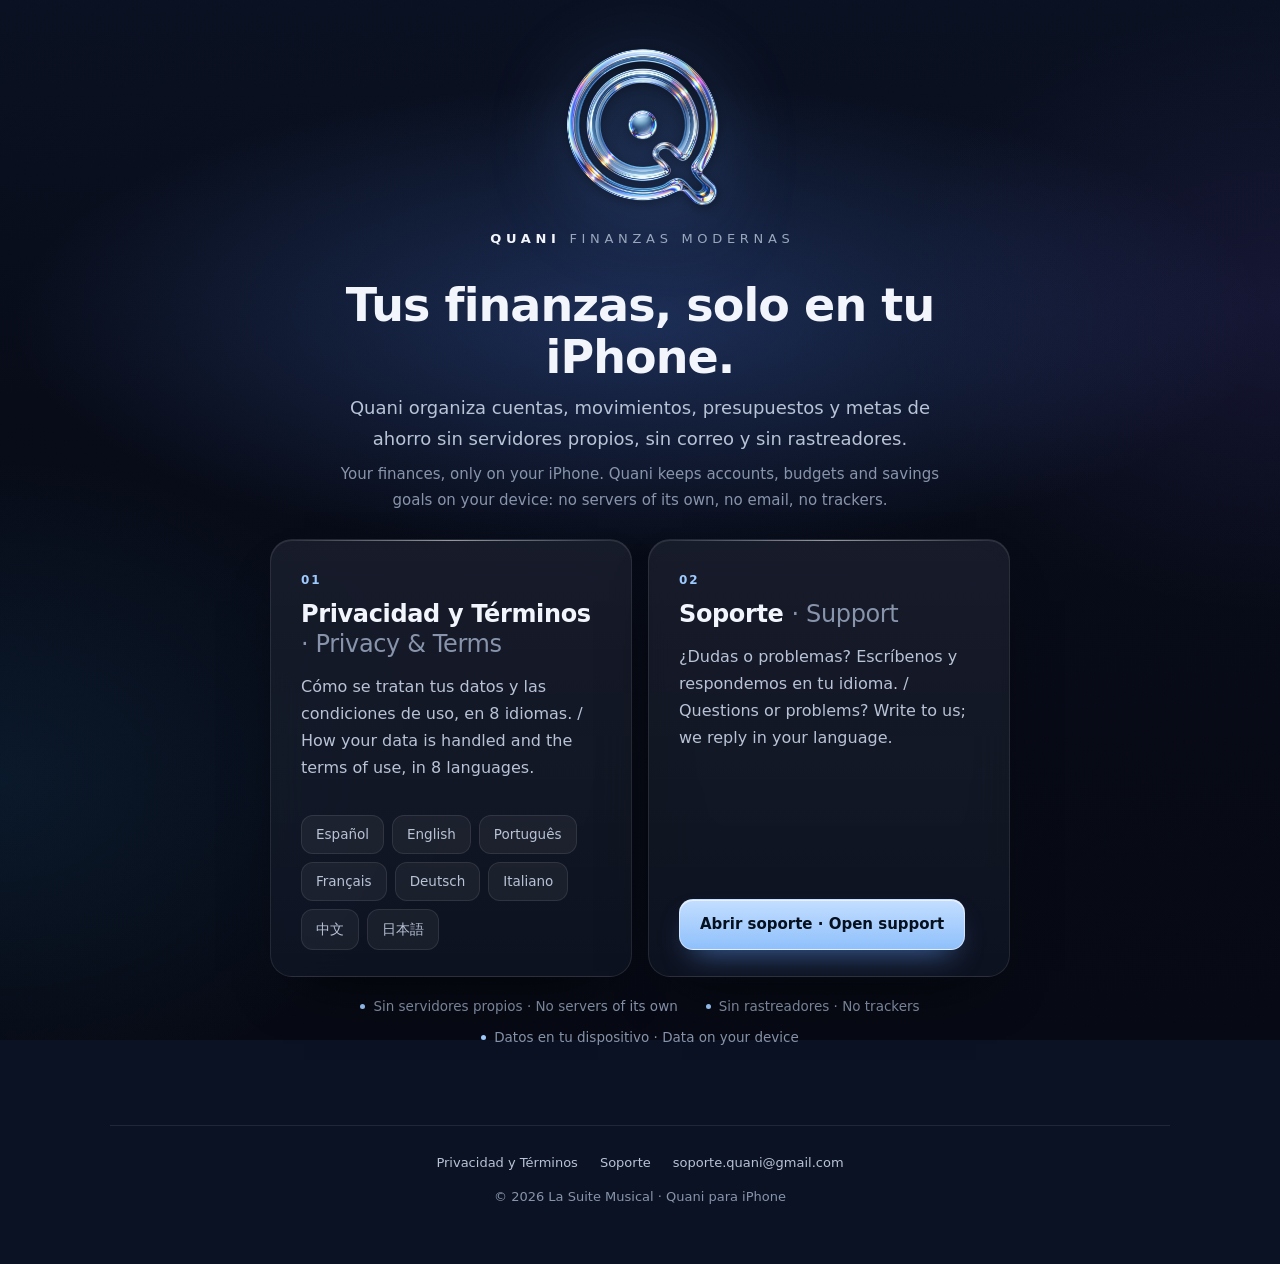
<file: index.html>
<!DOCTYPE html>
<html lang="es">
<head>
<meta charset="utf-8">
<meta name="viewport" content="width=device-width, initial-scale=1, viewport-fit=cover">
<title>Quani · Finanzas Modernas</title>
<meta name="description" content="Quani · Finanzas Modernas: privacidad, términos y soporte. Tus finanzas, solo en tu iPhone.">
<meta name="robots" content="index, follow">
<meta name="theme-color" content="#0a1224">
<meta name="color-scheme" content="dark">
<link rel="canonical" href="https://lasuitemusicalrm-ui.github.io/quani-legal/index.html">
<link rel="icon" type="image/png" href="assets/favicon.png">
<link rel="apple-touch-icon" href="assets/apple-touch-icon.png">
<meta property="og:title" content="Quani · Finanzas Modernas">
<meta property="og:description" content="Quani · Finanzas Modernas: privacidad, términos y soporte. Tus finanzas, solo en tu iPhone.">
<meta property="og:type" content="website">
<meta property="og:image" content="https://lasuitemusicalrm-ui.github.io/quani-legal/assets/quani-logo.png">
<link rel="stylesheet" href="assets/style.css?v=3">
</head>
<body>
<div class="backdrop" aria-hidden="true"></div>
<main class="page narrow">
<header class="brand big">
<a href="index.html" aria-label="Quani · Finanzas Modernas"><picture><source srcset="assets/quani-logo.webp" type="image/webp"><img class="mark" src="assets/quani-logo.png" width="640" height="640" alt="Quani"></picture></a>
<p class="wordmark"><b>Quani</b> <span>Finanzas Modernas</span></p>
</header>
<div class="hero">
<h1>Tus finanzas, solo en tu iPhone.</h1>
<p class="lead">Quani organiza cuentas, movimientos, presupuestos y metas de ahorro sin servidores propios, sin correo y sin rastreadores.</p>
<p class="lead" lang="en" style="margin-top:8px;color:var(--ink-3);font-size:15px">Your finances, only on your iPhone. Quani keeps accounts, budgets and savings goals on your device: no servers of its own, no email, no trackers.</p>
</div>
<div class="cards2">
<section class="card"><span class="num">01</span><h2>Privacidad y Términos <span style="color:var(--ink-3);font-weight:450">· Privacy & Terms</span></h2><p>Cómo se tratan tus datos y las condiciones de uso, en 8 idiomas. / How your data is handled and the terms of use, in 8 languages.</p><div class="actions"><div class="chips"><a href="privacidad-y-terminos.html" lang="es">Español</a><a href="privacidad-y-terminos.en.html" lang="en">English</a><a href="privacidad-y-terminos.pt.html" lang="pt">Português</a><a href="privacidad-y-terminos.fr.html" lang="fr">Français</a><a href="privacidad-y-terminos.de.html" lang="de">Deutsch</a><a href="privacidad-y-terminos.it.html" lang="it">Italiano</a><a href="privacidad-y-terminos.zh.html" lang="zh-Hans">中文</a><a href="privacidad-y-terminos.ja.html" lang="ja">日本語</a></div></div></section>
<section class="card"><span class="num">02</span><h2>Soporte <span style="color:var(--ink-3);font-weight:450">· Support</span></h2><p>¿Dudas o problemas? Escríbenos y respondemos en tu idioma. / Questions or problems? Write to us; we reply in your language.</p><div class="actions"><a class="btn" href="soporte.html">Abrir soporte · Open support</a></div></section>
</div>
<p class="trust"><span>Sin servidores propios · No servers of its own</span><span>Sin rastreadores · No trackers</span><span>Datos en tu dispositivo · Data on your device</span></p>
</main>
<footer>
<nav><a href="privacidad-y-terminos.html">Privacidad y Términos</a><a href="soporte.html">Soporte</a><a href="mailto:soporte.quani@gmail.com">soporte.quani@gmail.com</a></nav>
<p>© 2026 La Suite Musical · Quani para iPhone</p>
</footer>
</body>
</html>
</file>
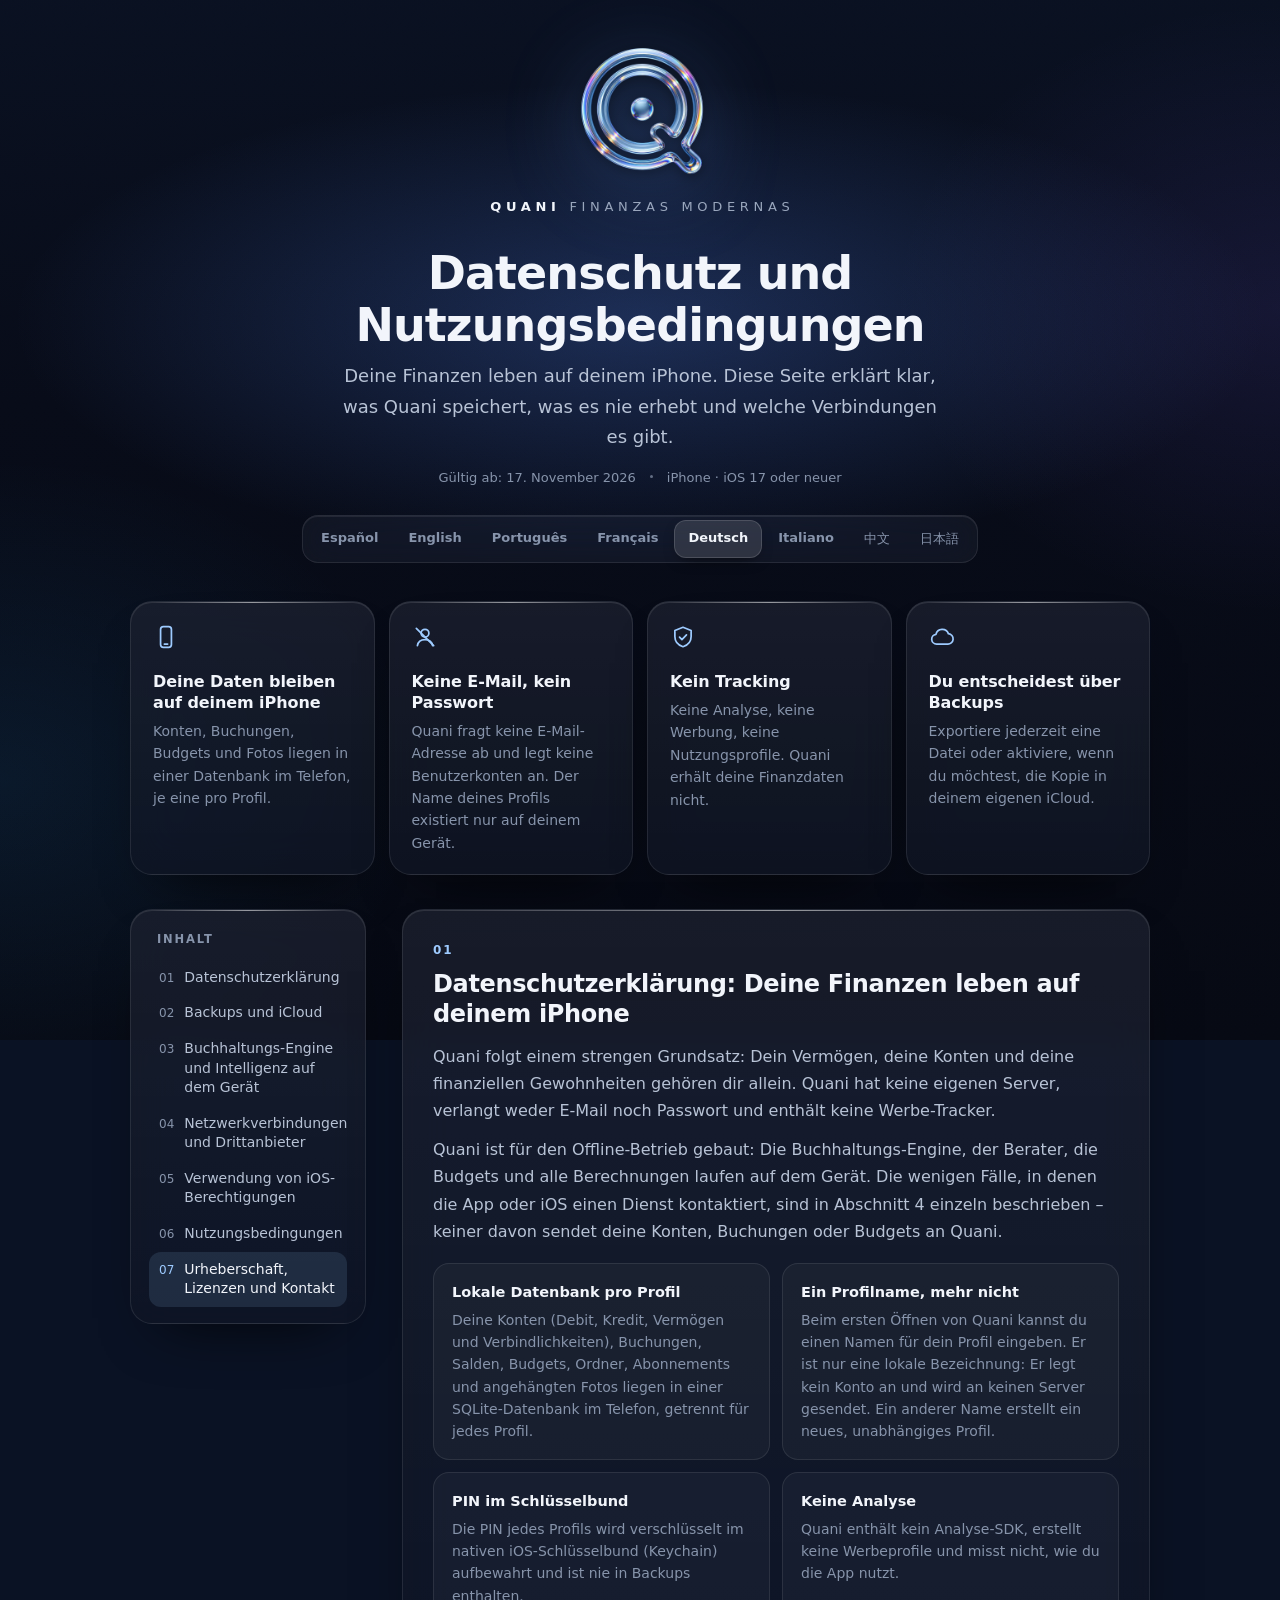
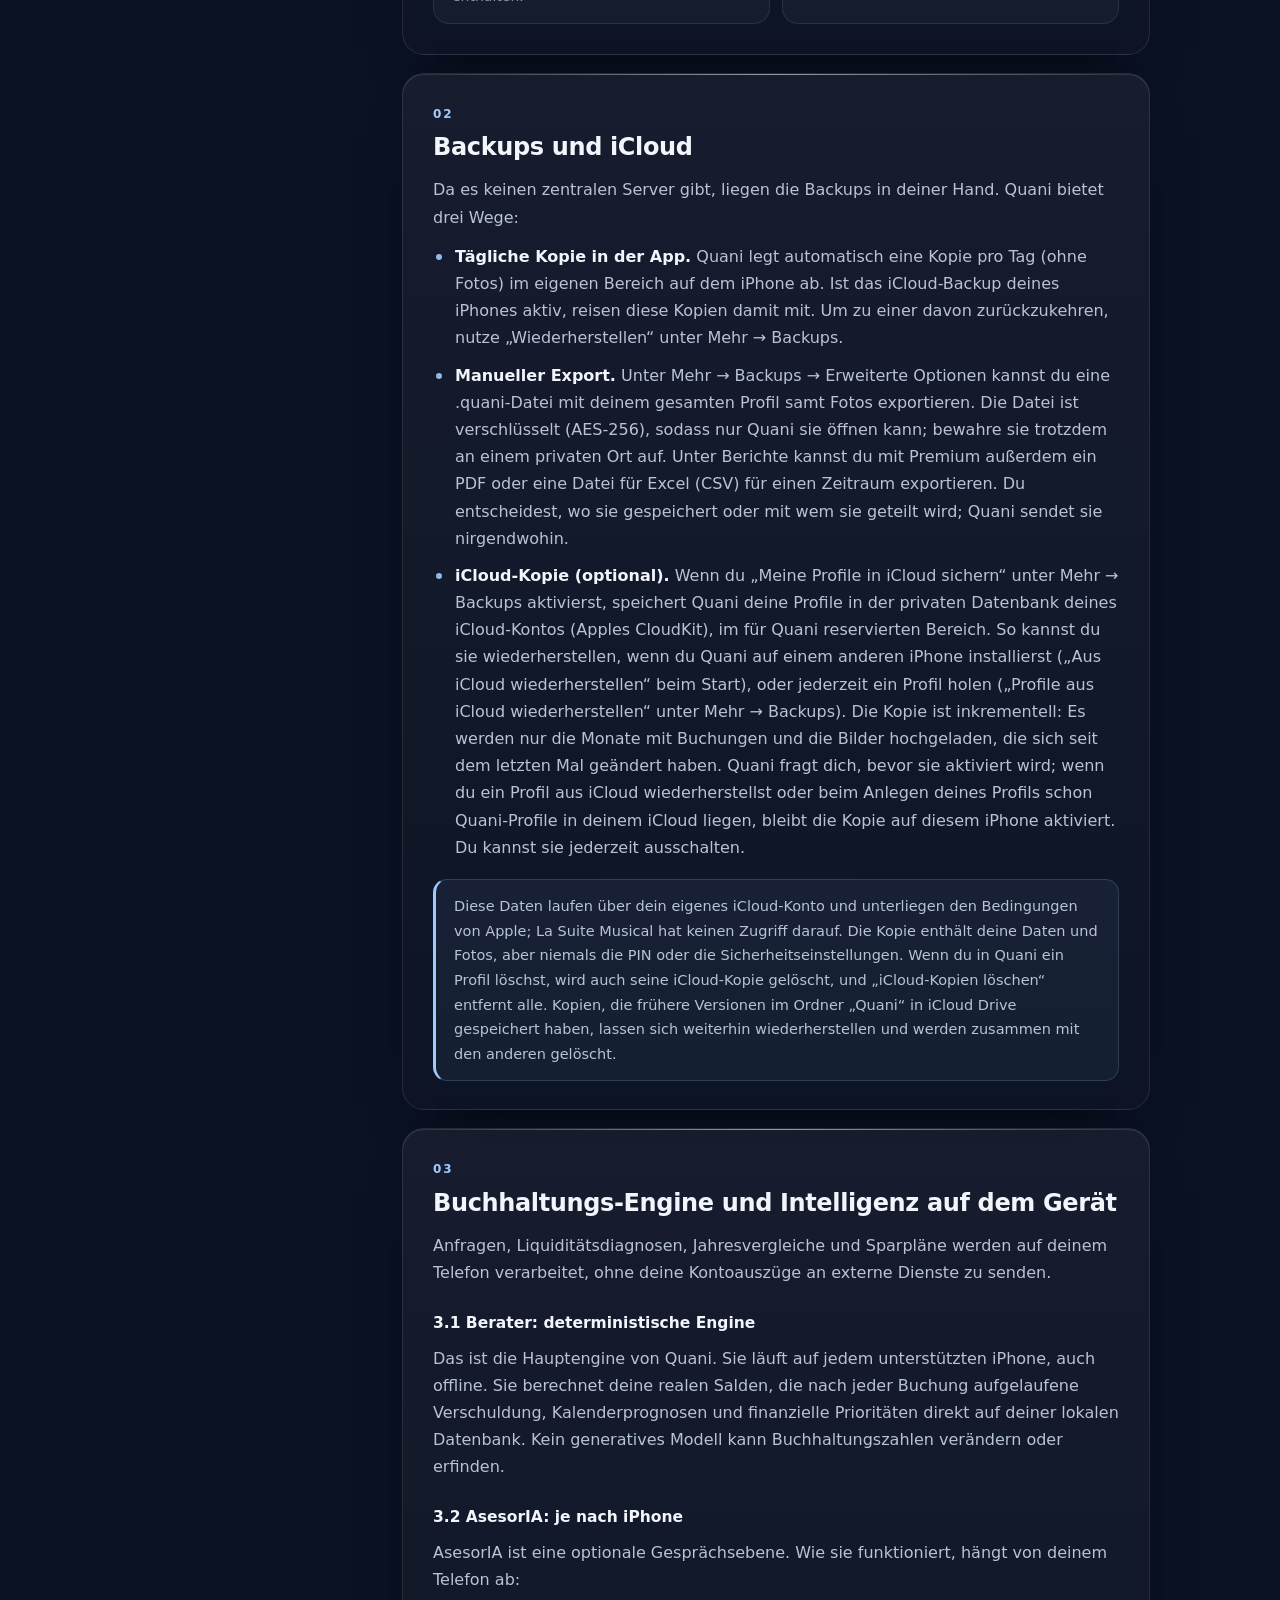
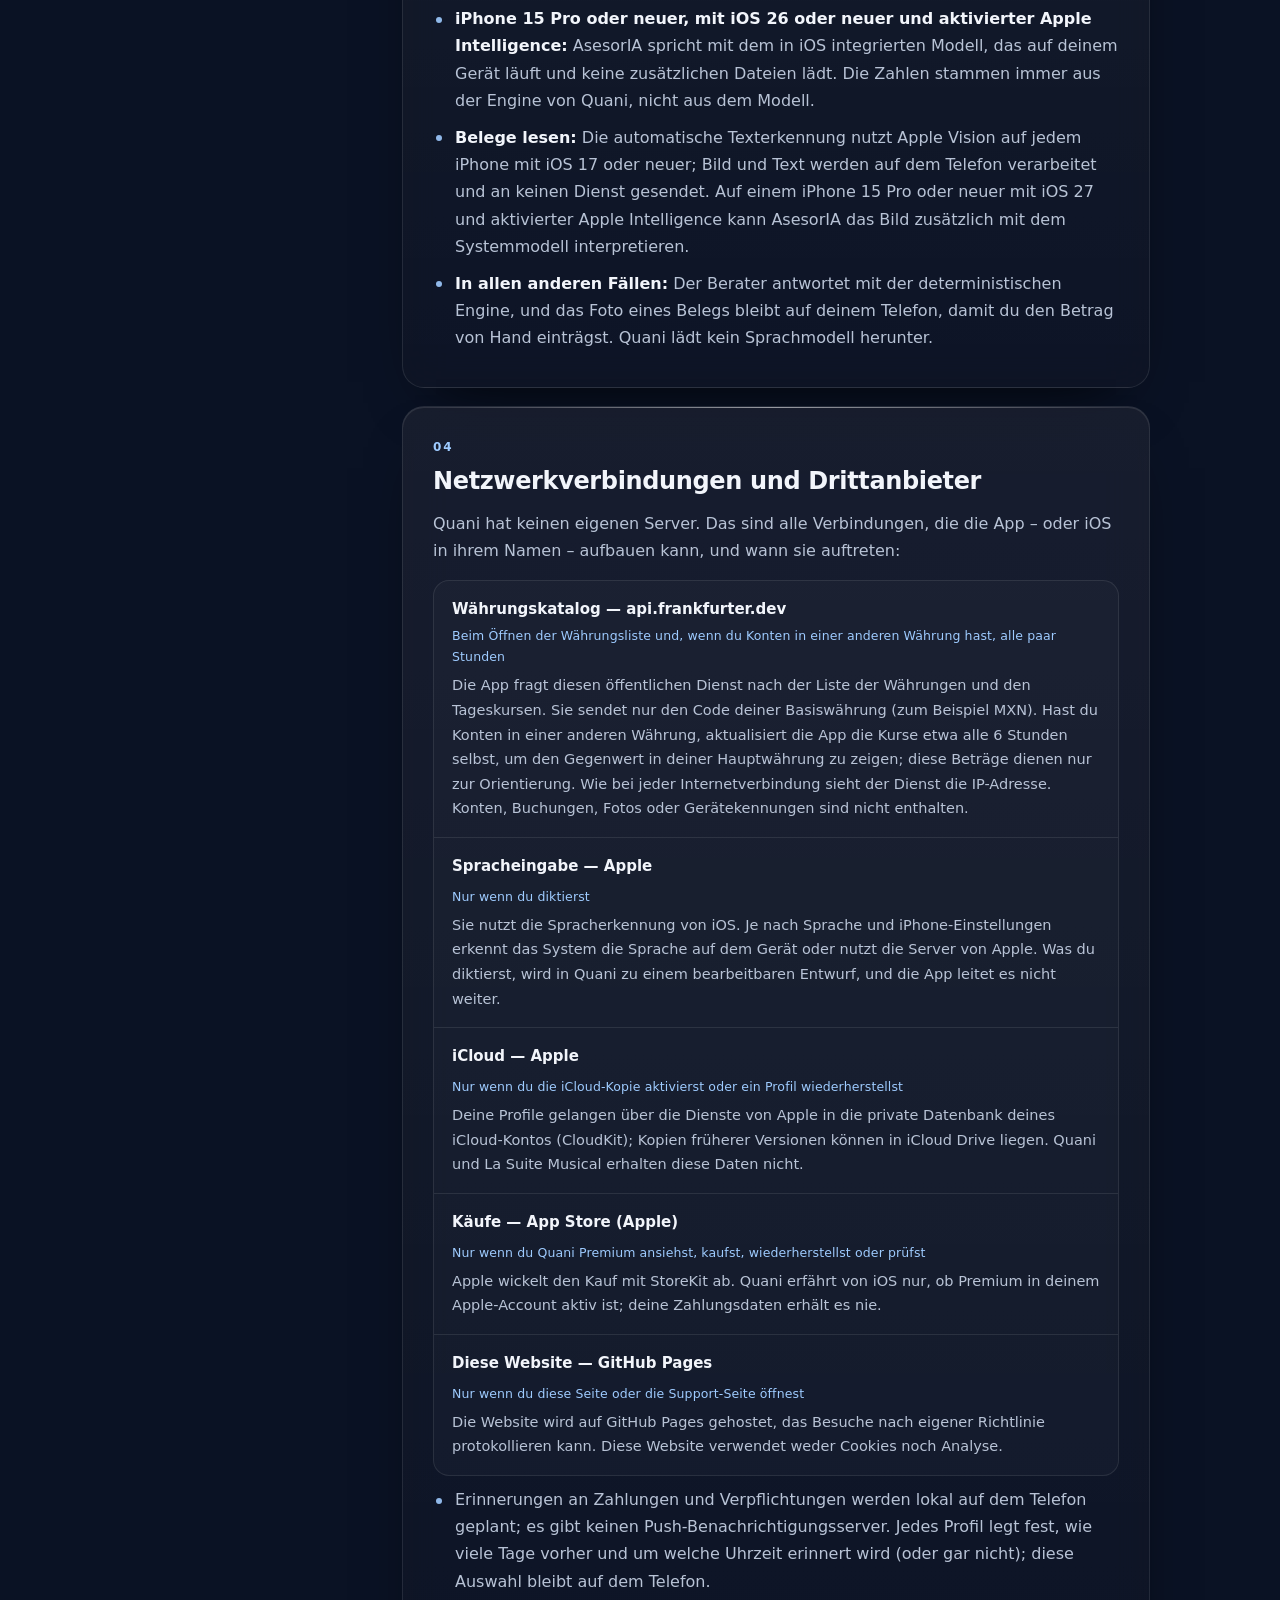
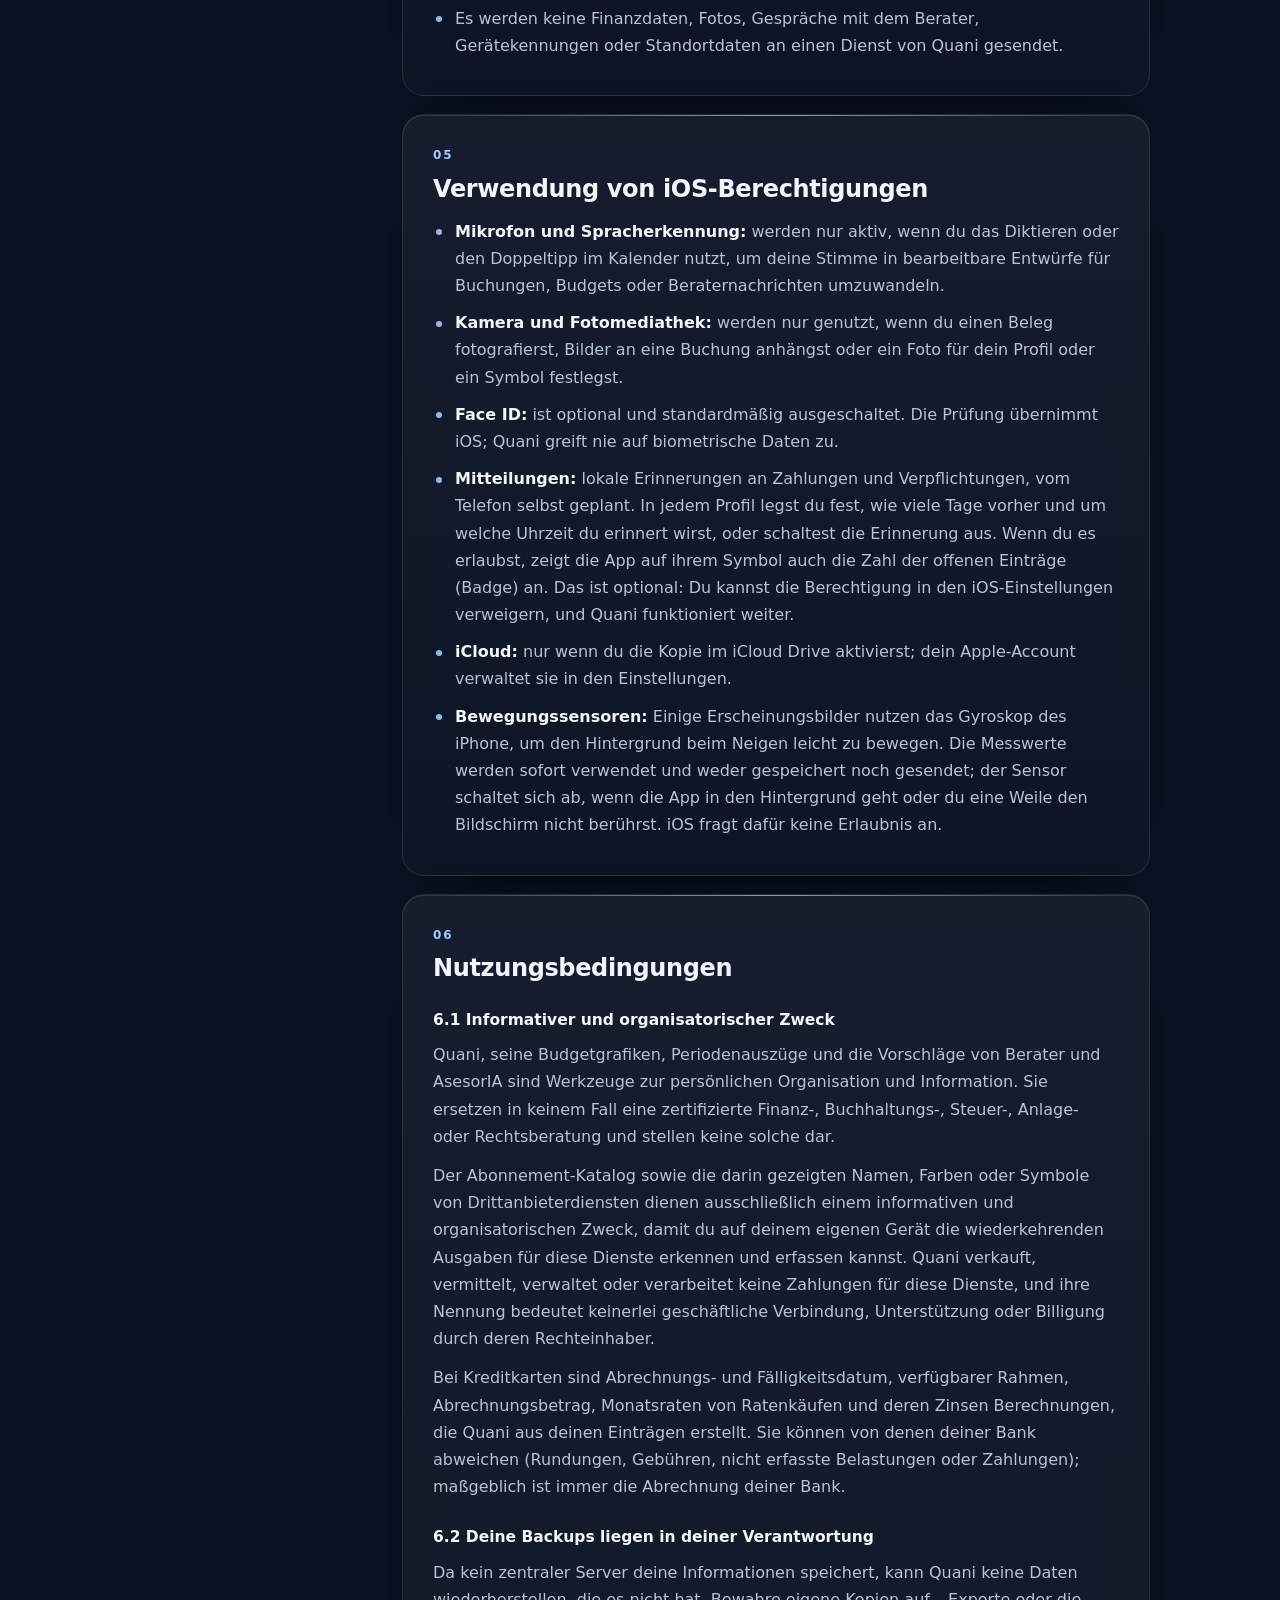
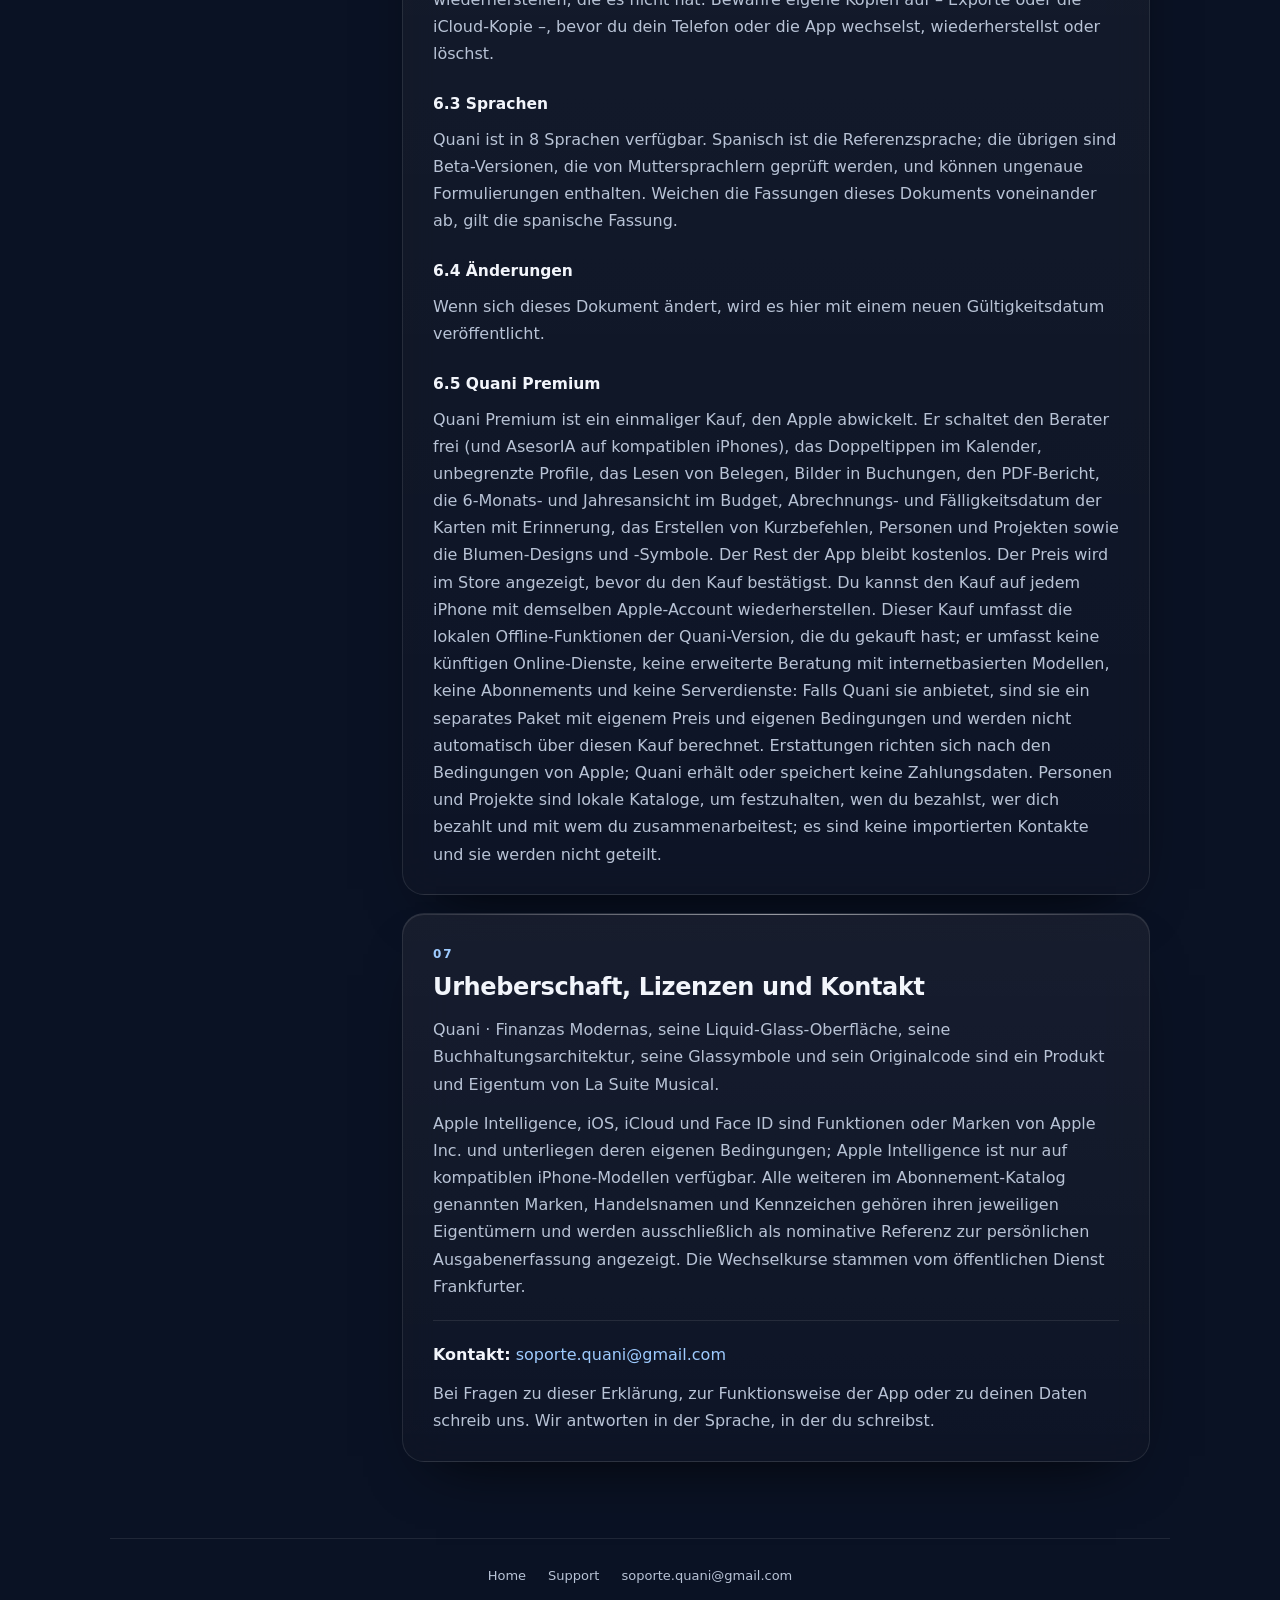
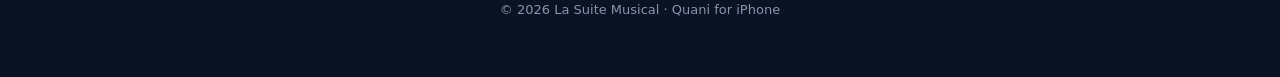
<file: privacidad-y-terminos.de.html>
<!DOCTYPE html>
<html lang="de">
<head>
<meta charset="utf-8">
<meta name="viewport" content="width=device-width, initial-scale=1, viewport-fit=cover">
<title>Quani · Datenschutz und Nutzungsbedingungen</title>
<meta name="description" content="Datenschutz und Nutzungsbedingungen von Quani · Finanzas Modernas, der Finanz-App, die alles auf deinem iPhone behält.">
<meta name="robots" content="index, follow">
<meta name="theme-color" content="#0a1224">
<meta name="color-scheme" content="dark">
<link rel="canonical" href="https://lasuitemusicalrm-ui.github.io/quani-legal/privacidad-y-terminos.de.html">
<link rel="alternate" hreflang="es" href="https://lasuitemusicalrm-ui.github.io/quani-legal/privacidad-y-terminos.html">
<link rel="alternate" hreflang="en" href="https://lasuitemusicalrm-ui.github.io/quani-legal/privacidad-y-terminos.en.html">
<link rel="alternate" hreflang="pt" href="https://lasuitemusicalrm-ui.github.io/quani-legal/privacidad-y-terminos.pt.html">
<link rel="alternate" hreflang="fr" href="https://lasuitemusicalrm-ui.github.io/quani-legal/privacidad-y-terminos.fr.html">
<link rel="alternate" hreflang="de" href="https://lasuitemusicalrm-ui.github.io/quani-legal/privacidad-y-terminos.de.html">
<link rel="alternate" hreflang="it" href="https://lasuitemusicalrm-ui.github.io/quani-legal/privacidad-y-terminos.it.html">
<link rel="alternate" hreflang="zh" href="https://lasuitemusicalrm-ui.github.io/quani-legal/privacidad-y-terminos.zh.html">
<link rel="alternate" hreflang="ja" href="https://lasuitemusicalrm-ui.github.io/quani-legal/privacidad-y-terminos.ja.html">
<link rel="alternate" hreflang="x-default" href="https://lasuitemusicalrm-ui.github.io/quani-legal/privacidad-y-terminos.html">
<link rel="icon" type="image/png" href="assets/favicon.png">
<link rel="apple-touch-icon" href="assets/apple-touch-icon.png">
<meta property="og:title" content="Quani · Datenschutz und Nutzungsbedingungen">
<meta property="og:description" content="Datenschutz und Nutzungsbedingungen von Quani · Finanzas Modernas, der Finanz-App, die alles auf deinem iPhone behält.">
<meta property="og:type" content="website">
<meta property="og:image" content="https://lasuitemusicalrm-ui.github.io/quani-legal/assets/quani-logo.png">
<link rel="stylesheet" href="assets/style.css?v=3">
</head>
<body>
<div class="backdrop" aria-hidden="true"></div>
<main class="page">
<header class="brand">
<a href="index.html" aria-label="Quani · Finanzas Modernas"><picture><source srcset="assets/quani-logo.webp" type="image/webp"><img class="mark" src="assets/quani-logo.png" width="640" height="640" alt="Quani"></picture></a>
<p class="wordmark"><b>Quani</b> <span>Finanzas Modernas</span></p>
</header>
<div class="hero">
<h1>Datenschutz und Nutzungsbedingungen</h1>
<p class="lead">Deine Finanzen leben auf deinem iPhone. Diese Seite erklärt klar, was Quani speichert, was es nie erhebt und welche Verbindungen es gibt.</p>
<p class="meta"><span>Gültig ab: 17. November 2026</span><span>iPhone · iOS 17 oder neuer</span></p>
</div>
<nav class="lang" aria-label="Sprache"><a href="privacidad-y-terminos.html" hreflang="es" lang="es">Español</a><a href="privacidad-y-terminos.en.html" hreflang="en" lang="en">English</a><a href="privacidad-y-terminos.pt.html" hreflang="pt" lang="pt">Português</a><a href="privacidad-y-terminos.fr.html" hreflang="fr" lang="fr">Français</a><a href="privacidad-y-terminos.de.html" hreflang="de" lang="de" aria-current="page">Deutsch</a><a href="privacidad-y-terminos.it.html" hreflang="it" lang="it">Italiano</a><a href="privacidad-y-terminos.zh.html" hreflang="zh" lang="zh-Hans">中文</a><a href="privacidad-y-terminos.ja.html" hreflang="ja" lang="ja">日本語</a></nav>
<div class="summary"><div class="tile"><svg viewBox="0 0 24 24" aria-hidden="true"><rect x="7" y="2.5" width="10" height="19" rx="2.6"/><path d="M10.5 18.5h3"/></svg><h2>Deine Daten bleiben auf deinem iPhone</h2><p>Konten, Buchungen, Budgets und Fotos liegen in einer Datenbank im Telefon, je eine pro Profil.</p></div><div class="tile"><svg viewBox="0 0 24 24" aria-hidden="true"><circle cx="12" cy="8.5" r="3.6"/><path d="M5 20c.6-3.6 3.4-5.6 7-5.6s6.4 2 7 5.6"/><path d="M4 4l16 16"/></svg><h2>Keine E-Mail, kein Passwort</h2><p>Quani fragt keine E-Mail-Adresse ab und legt keine Benutzerkonten an. Der Name deines Profils existiert nur auf deinem Gerät.</p></div><div class="tile"><svg viewBox="0 0 24 24" aria-hidden="true"><path d="M12 3l7.5 3v5.6c0 4.4-3 8-7.5 9.4-4.5-1.4-7.5-5-7.5-9.4V6z"/><path d="M8.8 12.2l2.2 2.2 4.2-4.4"/></svg><h2>Kein Tracking</h2><p>Keine Analyse, keine Werbung, keine Nutzungsprofile. Quani erhält deine Finanzdaten nicht.</p></div><div class="tile"><svg viewBox="0 0 24 24" aria-hidden="true"><path d="M7 18.5a4.5 4.5 0 01-.6-8.96A6 6 0 0117.9 8.9 4.8 4.8 0 0117 18.5z"/></svg><h2>Du entscheidest über Backups</h2><p>Exportiere jederzeit eine Datei oder aktiviere, wenn du möchtest, die Kopie in deinem eigenen iCloud.</p></div></div>
<div class="layout">
<nav class="toc" aria-label="Inhalt"><h2>Inhalt</h2><ol><li><a href="#privacidad">Datenschutzerklärung</a></li><li><a href="#copias">Backups und iCloud</a></li><li><a href="#ia">Buchhaltungs-Engine und Intelligenz auf dem Gerät</a></li><li><a href="#red">Netzwerkverbindungen und Drittanbieter</a></li><li><a href="#permisos">Verwendung von iOS-Berechtigungen</a></li><li><a href="#terminos">Nutzungsbedingungen</a></li><li><a href="#contacto">Urheberschaft, Lizenzen und Kontakt</a></li></ol></nav>
<div class="stack">
<section class="card" id="privacidad"><span class="num">01</span><h2>Datenschutzerklärung: Deine Finanzen leben auf deinem iPhone</h2><p>Quani folgt einem strengen Grundsatz: Dein Vermögen, deine Konten und deine finanziellen Gewohnheiten gehören dir allein. Quani hat keine eigenen Server, verlangt weder E-Mail noch Passwort und enthält keine Werbe-Tracker.</p><p>Quani ist für den Offline-Betrieb gebaut: Die Buchhaltungs-Engine, der Berater, die Budgets und alle Berechnungen laufen auf dem Gerät. Die wenigen Fälle, in denen die App oder iOS einen Dienst kontaktiert, sind in Abschnitt 4 einzeln beschrieben – keiner davon sendet deine Konten, Buchungen oder Budgets an Quani.</p><div class="facts"><div class="fact"><b>Lokale Datenbank pro Profil</b><span>Deine Konten (Debit, Kredit, Vermögen und Verbindlichkeiten), Buchungen, Salden, Budgets, Ordner, Abonnements und angehängten Fotos liegen in einer SQLite-Datenbank im Telefon, getrennt für jedes Profil.</span></div><div class="fact"><b>Ein Profilname, mehr nicht</b><span>Beim ersten Öffnen von Quani kannst du einen Namen für dein Profil eingeben. Er ist nur eine lokale Bezeichnung: Er legt kein Konto an und wird an keinen Server gesendet. Ein anderer Name erstellt ein neues, unabhängiges Profil.</span></div><div class="fact"><b>PIN im Schlüsselbund</b><span>Die PIN jedes Profils wird verschlüsselt im nativen iOS-Schlüsselbund (Keychain) aufbewahrt und ist nie in Backups enthalten.</span></div><div class="fact"><b>Keine Analyse</b><span>Quani enthält kein Analyse-SDK, erstellt keine Werbeprofile und misst nicht, wie du die App nutzt.</span></div></div></section>
<section class="card" id="copias"><span class="num">02</span><h2>Backups und iCloud</h2><p>Da es keinen zentralen Server gibt, liegen die Backups in deiner Hand. Quani bietet drei Wege:</p><ul><li><strong>Tägliche Kopie in der App.</strong> Quani legt automatisch eine Kopie pro Tag (ohne Fotos) im eigenen Bereich auf dem iPhone ab. Ist das iCloud-Backup deines iPhones aktiv, reisen diese Kopien damit mit. Um zu einer davon zurückzukehren, nutze „Wiederherstellen“ unter Mehr → Backups.</li><li><strong>Manueller Export.</strong> Unter Mehr → Backups → Erweiterte Optionen kannst du eine .quani-Datei mit deinem gesamten Profil samt Fotos exportieren. Die Datei ist verschlüsselt (AES-256), sodass nur Quani sie öffnen kann; bewahre sie trotzdem an einem privaten Ort auf. Unter Berichte kannst du mit Premium außerdem ein PDF oder eine Datei für Excel (CSV) für einen Zeitraum exportieren. Du entscheidest, wo sie gespeichert oder mit wem sie geteilt wird; Quani sendet sie nirgendwohin.</li><li><strong>iCloud-Kopie (optional).</strong> Wenn du „Meine Profile in iCloud sichern“ unter Mehr → Backups aktivierst, speichert Quani deine Profile in der privaten Datenbank deines iCloud-Kontos (Apples CloudKit), im für Quani reservierten Bereich. So kannst du sie wiederherstellen, wenn du Quani auf einem anderen iPhone installierst („Aus iCloud wiederherstellen“ beim Start), oder jederzeit ein Profil holen („Profile aus iCloud wiederherstellen“ unter Mehr → Backups). Die Kopie ist inkrementell: Es werden nur die Monate mit Buchungen und die Bilder hochgeladen, die sich seit dem letzten Mal geändert haben. Quani fragt dich, bevor sie aktiviert wird; wenn du ein Profil aus iCloud wiederherstellst oder beim Anlegen deines Profils schon Quani-Profile in deinem iCloud liegen, bleibt die Kopie auf diesem iPhone aktiviert. Du kannst sie jederzeit ausschalten.</li></ul><div class="note">Diese Daten laufen über dein eigenes iCloud-Konto und unterliegen den Bedingungen von Apple; La Suite Musical hat keinen Zugriff darauf. Die Kopie enthält deine Daten und Fotos, aber niemals die PIN oder die Sicherheitseinstellungen. Wenn du in Quani ein Profil löschst, wird auch seine iCloud-Kopie gelöscht, und „iCloud-Kopien löschen“ entfernt alle. Kopien, die frühere Versionen im Ordner „Quani“ in iCloud Drive gespeichert haben, lassen sich weiterhin wiederherstellen und werden zusammen mit den anderen gelöscht.</div></section>
<section class="card" id="ia"><span class="num">03</span><h2>Buchhaltungs-Engine und Intelligenz auf dem Gerät</h2><p>Anfragen, Liquiditätsdiagnosen, Jahresvergleiche und Sparpläne werden auf deinem Telefon verarbeitet, ohne deine Kontoauszüge an externe Dienste zu senden.</p><h3>3.1 Berater: deterministische Engine</h3><p>Das ist die Hauptengine von Quani. Sie läuft auf jedem unterstützten iPhone, auch offline. Sie berechnet deine realen Salden, die nach jeder Buchung aufgelaufene Verschuldung, Kalenderprognosen und finanzielle Prioritäten direkt auf deiner lokalen Datenbank. Kein generatives Modell kann Buchhaltungszahlen verändern oder erfinden.</p><h3>3.2 AsesorIA: je nach iPhone</h3><p>AsesorIA ist eine optionale Gesprächsebene. Wie sie funktioniert, hängt von deinem Telefon ab:</p><ul><li><strong>iPhone 15 Pro oder neuer, mit iOS 26 oder neuer und aktivierter Apple Intelligence:</strong> AsesorIA spricht mit dem in iOS integrierten Modell, das auf deinem Gerät läuft und keine zusätzlichen Dateien lädt. Die Zahlen stammen immer aus der Engine von Quani, nicht aus dem Modell.</li><li><strong>Belege lesen:</strong> Die automatische Texterkennung nutzt Apple Vision auf jedem iPhone mit iOS 17 oder neuer; Bild und Text werden auf dem Telefon verarbeitet und an keinen Dienst gesendet. Auf einem iPhone 15 Pro oder neuer mit iOS 27 und aktivierter Apple Intelligence kann AsesorIA das Bild zusätzlich mit dem Systemmodell interpretieren.</li><li><strong>In allen anderen Fällen:</strong> Der Berater antwortet mit der deterministischen Engine, und das Foto eines Belegs bleibt auf deinem Telefon, damit du den Betrag von Hand einträgst. Quani lädt kein Sprachmodell herunter.</li></ul></section>
<section class="card" id="red"><span class="num">04</span><h2>Netzwerkverbindungen und Drittanbieter</h2><p>Quani hat keinen eigenen Server. Das sind alle Verbindungen, die die App – oder iOS in ihrem Namen – aufbauen kann, und wann sie auftreten:</p><div class="rows"><div class="row"><h3>Währungskatalog — api.frankfurter.dev</h3><span class="when">Beim Öffnen der Währungsliste und, wenn du Konten in einer anderen Währung hast, alle paar Stunden</span><p>Die App fragt diesen öffentlichen Dienst nach der Liste der Währungen und den Tageskursen. Sie sendet nur den Code deiner Basiswährung (zum Beispiel MXN). Hast du Konten in einer anderen Währung, aktualisiert die App die Kurse etwa alle 6 Stunden selbst, um den Gegenwert in deiner Hauptwährung zu zeigen; diese Beträge dienen nur zur Orientierung. Wie bei jeder Internetverbindung sieht der Dienst die IP-Adresse. Konten, Buchungen, Fotos oder Gerätekennungen sind nicht enthalten.</p></div><div class="row"><h3>Spracheingabe — Apple</h3><span class="when">Nur wenn du diktierst</span><p>Sie nutzt die Spracherkennung von iOS. Je nach Sprache und iPhone-Einstellungen erkennt das System die Sprache auf dem Gerät oder nutzt die Server von Apple. Was du diktierst, wird in Quani zu einem bearbeitbaren Entwurf, und die App leitet es nicht weiter.</p></div><div class="row"><h3>iCloud — Apple</h3><span class="when">Nur wenn du die iCloud-Kopie aktivierst oder ein Profil wiederherstellst</span><p>Deine Profile gelangen über die Dienste von Apple in die private Datenbank deines iCloud-Kontos (CloudKit); Kopien früherer Versionen können in iCloud Drive liegen. Quani und La Suite Musical erhalten diese Daten nicht.</p></div><div class="row"><h3>Käufe — App Store (Apple)</h3><span class="when">Nur wenn du Quani Premium ansiehst, kaufst, wiederherstellst oder prüfst</span><p>Apple wickelt den Kauf mit StoreKit ab. Quani erfährt von iOS nur, ob Premium in deinem Apple-Account aktiv ist; deine Zahlungsdaten erhält es nie.</p></div><div class="row"><h3>Diese Website — GitHub Pages</h3><span class="when">Nur wenn du diese Seite oder die Support-Seite öffnest</span><p>Die Website wird auf GitHub Pages gehostet, das Besuche nach eigener Richtlinie protokollieren kann. Diese Website verwendet weder Cookies noch Analyse.</p></div></div><ul><li>Erinnerungen an Zahlungen und Verpflichtungen werden lokal auf dem Telefon geplant; es gibt keinen Push-Benachrichtigungsserver. Jedes Profil legt fest, wie viele Tage vorher und um welche Uhrzeit erinnert wird (oder gar nicht); diese Auswahl bleibt auf dem Telefon.</li><li>Es werden keine Finanzdaten, Fotos, Gespräche mit dem Berater, Gerätekennungen oder Standortdaten an einen Dienst von Quani gesendet.</li></ul></section>
<section class="card" id="permisos"><span class="num">05</span><h2>Verwendung von iOS-Berechtigungen</h2><ul><li><strong>Mikrofon und Spracherkennung:</strong> werden nur aktiv, wenn du das Diktieren oder den Doppeltipp im Kalender nutzt, um deine Stimme in bearbeitbare Entwürfe für Buchungen, Budgets oder Beraternachrichten umzuwandeln.</li><li><strong>Kamera und Fotomediathek:</strong> werden nur genutzt, wenn du einen Beleg fotografierst, Bilder an eine Buchung anhängst oder ein Foto für dein Profil oder ein Symbol festlegst.</li><li><strong>Face ID:</strong> ist optional und standardmäßig ausgeschaltet. Die Prüfung übernimmt iOS; Quani greift nie auf biometrische Daten zu.</li><li><strong>Mitteilungen:</strong> lokale Erinnerungen an Zahlungen und Verpflichtungen, vom Telefon selbst geplant. In jedem Profil legst du fest, wie viele Tage vorher und um welche Uhrzeit du erinnert wirst, oder schaltest die Erinnerung aus. Wenn du es erlaubst, zeigt die App auf ihrem Symbol auch die Zahl der offenen Einträge (Badge) an. Das ist optional: Du kannst die Berechtigung in den iOS-Einstellungen verweigern, und Quani funktioniert weiter.</li><li><strong>iCloud:</strong> nur wenn du die Kopie im iCloud Drive aktivierst; dein Apple-Account verwaltet sie in den Einstellungen.</li><li><strong>Bewegungssensoren:</strong> Einige Erscheinungsbilder nutzen das Gyroskop des iPhone, um den Hintergrund beim Neigen leicht zu bewegen. Die Messwerte werden sofort verwendet und weder gespeichert noch gesendet; der Sensor schaltet sich ab, wenn die App in den Hintergrund geht oder du eine Weile den Bildschirm nicht berührst. iOS fragt dafür keine Erlaubnis an.</li></ul></section>
<section class="card" id="terminos"><span class="num">06</span><h2>Nutzungsbedingungen</h2><h3>6.1 Informativer und organisatorischer Zweck</h3><p>Quani, seine Budgetgrafiken, Periodenauszüge und die Vorschläge von Berater und AsesorIA sind Werkzeuge zur persönlichen Organisation und Information. Sie ersetzen in keinem Fall eine zertifizierte Finanz-, Buchhaltungs-, Steuer-, Anlage- oder Rechtsberatung und stellen keine solche dar.</p><p>Der Abonnement-Katalog sowie die darin gezeigten Namen, Farben oder Symbole von Drittanbieterdiensten dienen ausschließlich einem informativen und organisatorischen Zweck, damit du auf deinem eigenen Gerät die wiederkehrenden Ausgaben für diese Dienste erkennen und erfassen kannst. Quani verkauft, vermittelt, verwaltet oder verarbeitet keine Zahlungen für diese Dienste, und ihre Nennung bedeutet keinerlei geschäftliche Verbindung, Unterstützung oder Billigung durch deren Rechteinhaber.</p><p>Bei Kreditkarten sind Abrechnungs- und Fälligkeitsdatum, verfügbarer Rahmen, Abrechnungsbetrag, Monatsraten von Ratenkäufen und deren Zinsen Berechnungen, die Quani aus deinen Einträgen erstellt. Sie können von denen deiner Bank abweichen (Rundungen, Gebühren, nicht erfasste Belastungen oder Zahlungen); maßgeblich ist immer die Abrechnung deiner Bank.</p><h3>6.2 Deine Backups liegen in deiner Verantwortung</h3><p>Da kein zentraler Server deine Informationen speichert, kann Quani keine Daten wiederherstellen, die es nicht hat. Bewahre eigene Kopien auf – Exporte oder die iCloud-Kopie –, bevor du dein Telefon oder die App wechselst, wiederherstellst oder löschst.</p><h3>6.3 Sprachen</h3><p>Quani ist in 8 Sprachen verfügbar. Spanisch ist die Referenzsprache; die übrigen sind Beta-Versionen, die von Muttersprachlern geprüft werden, und können ungenaue Formulierungen enthalten. Weichen die Fassungen dieses Dokuments voneinander ab, gilt die spanische Fassung.</p><h3>6.4 Änderungen</h3><p>Wenn sich dieses Dokument ändert, wird es hier mit einem neuen Gültigkeitsdatum veröffentlicht.</p><h3>6.5 Quani Premium</h3><p>Quani Premium ist ein einmaliger Kauf, den Apple abwickelt. Er schaltet den Berater frei (und AsesorIA auf kompatiblen iPhones), das Doppeltippen im Kalender, unbegrenzte Profile, das Lesen von Belegen, Bilder in Buchungen, den PDF-Bericht, die 6-Monats- und Jahresansicht im Budget, Abrechnungs- und Fälligkeitsdatum der Karten mit Erinnerung, das Erstellen von Kurzbefehlen, Personen und Projekten sowie die Blumen-Designs und -Symbole. Der Rest der App bleibt kostenlos. Der Preis wird im Store angezeigt, bevor du den Kauf bestätigst. Du kannst den Kauf auf jedem iPhone mit demselben Apple-Account wiederherstellen. Dieser Kauf umfasst die lokalen Offline-Funktionen der Quani-Version, die du gekauft hast; er umfasst keine künftigen Online-Dienste, keine erweiterte Beratung mit internetbasierten Modellen, keine Abonnements und keine Serverdienste: Falls Quani sie anbietet, sind sie ein separates Paket mit eigenem Preis und eigenen Bedingungen und werden nicht automatisch über diesen Kauf berechnet. Erstattungen richten sich nach den Bedingungen von Apple; Quani erhält oder speichert keine Zahlungsdaten. Personen und Projekte sind lokale Kataloge, um festzuhalten, wen du bezahlst, wer dich bezahlt und mit wem du zusammenarbeitest; es sind keine importierten Kontakte und sie werden nicht geteilt.</p></section>
<section class="card" id="contacto"><span class="num">07</span><h2>Urheberschaft, Lizenzen und Kontakt</h2><p>Quani · Finanzas Modernas, seine Liquid-Glass-Oberfläche, seine Buchhaltungsarchitektur, seine Glassymbole und sein Originalcode sind ein Produkt und Eigentum von La Suite Musical.</p><p>Apple Intelligence, iOS, iCloud und Face ID sind Funktionen oder Marken von Apple Inc. und unterliegen deren eigenen Bedingungen; Apple Intelligence ist nur auf kompatiblen iPhone-Modellen verfügbar. Alle weiteren im Abonnement-Katalog genannten Marken, Handelsnamen und Kennzeichen gehören ihren jeweiligen Eigentümern und werden ausschließlich als nominative Referenz zur persönlichen Ausgabenerfassung angezeigt. Die Wechselkurse stammen vom öffentlichen Dienst Frankfurter.</p><hr><p><strong>Kontakt:</strong> <a href="mailto:soporte.quani@gmail.com">soporte.quani@gmail.com</a></p><p>Bei Fragen zu dieser Erklärung, zur Funktionsweise der App oder zu deinen Daten schreib uns. Wir antworten in der Sprache, in der du schreibst.</p></section>
</div>
</div>
</main>
<footer>
<nav><a href="index.html">Home</a><a href="soporte.html">Support</a><a href="mailto:soporte.quani@gmail.com">soporte.quani@gmail.com</a></nav>
<p>© 2026 La Suite Musical · Quani for iPhone</p>
</footer>
<script>
(function(){try{var links=[].slice.call(document.querySelectorAll('.toc a'));if(!links.length||!('IntersectionObserver'in window))return;
var map={};links.forEach(function(a){map[a.getAttribute('href').slice(1)]=a});
var io=new IntersectionObserver(function(es){es.forEach(function(e){if(e.isIntersecting){links.forEach(function(a){a.classList.remove('on')});var a=map[e.target.id];if(a)a.classList.add('on')}})},{rootMargin:'-20% 0px -70% 0px'});
Object.keys(map).forEach(function(id){var el=document.getElementById(id);if(el)io.observe(el)})}catch(e){}})();
</script>
</body>
</html>
</file>
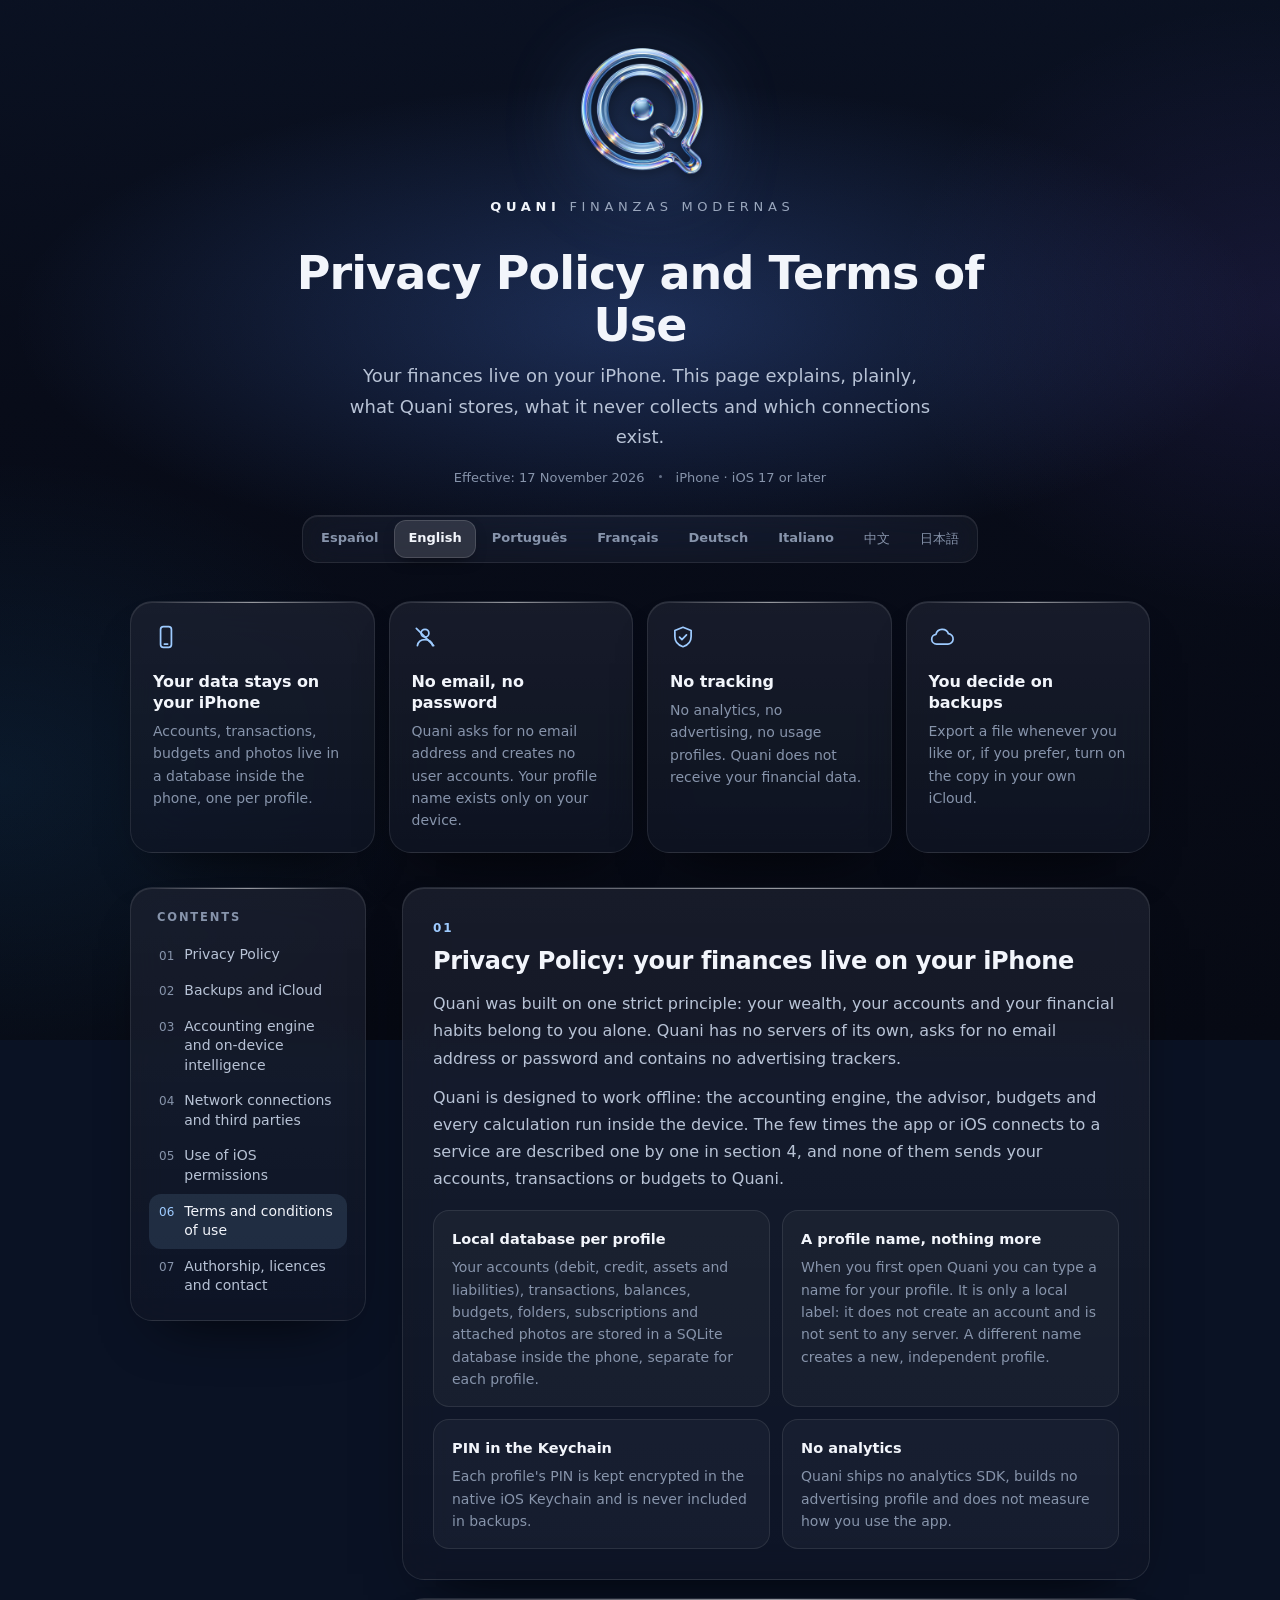
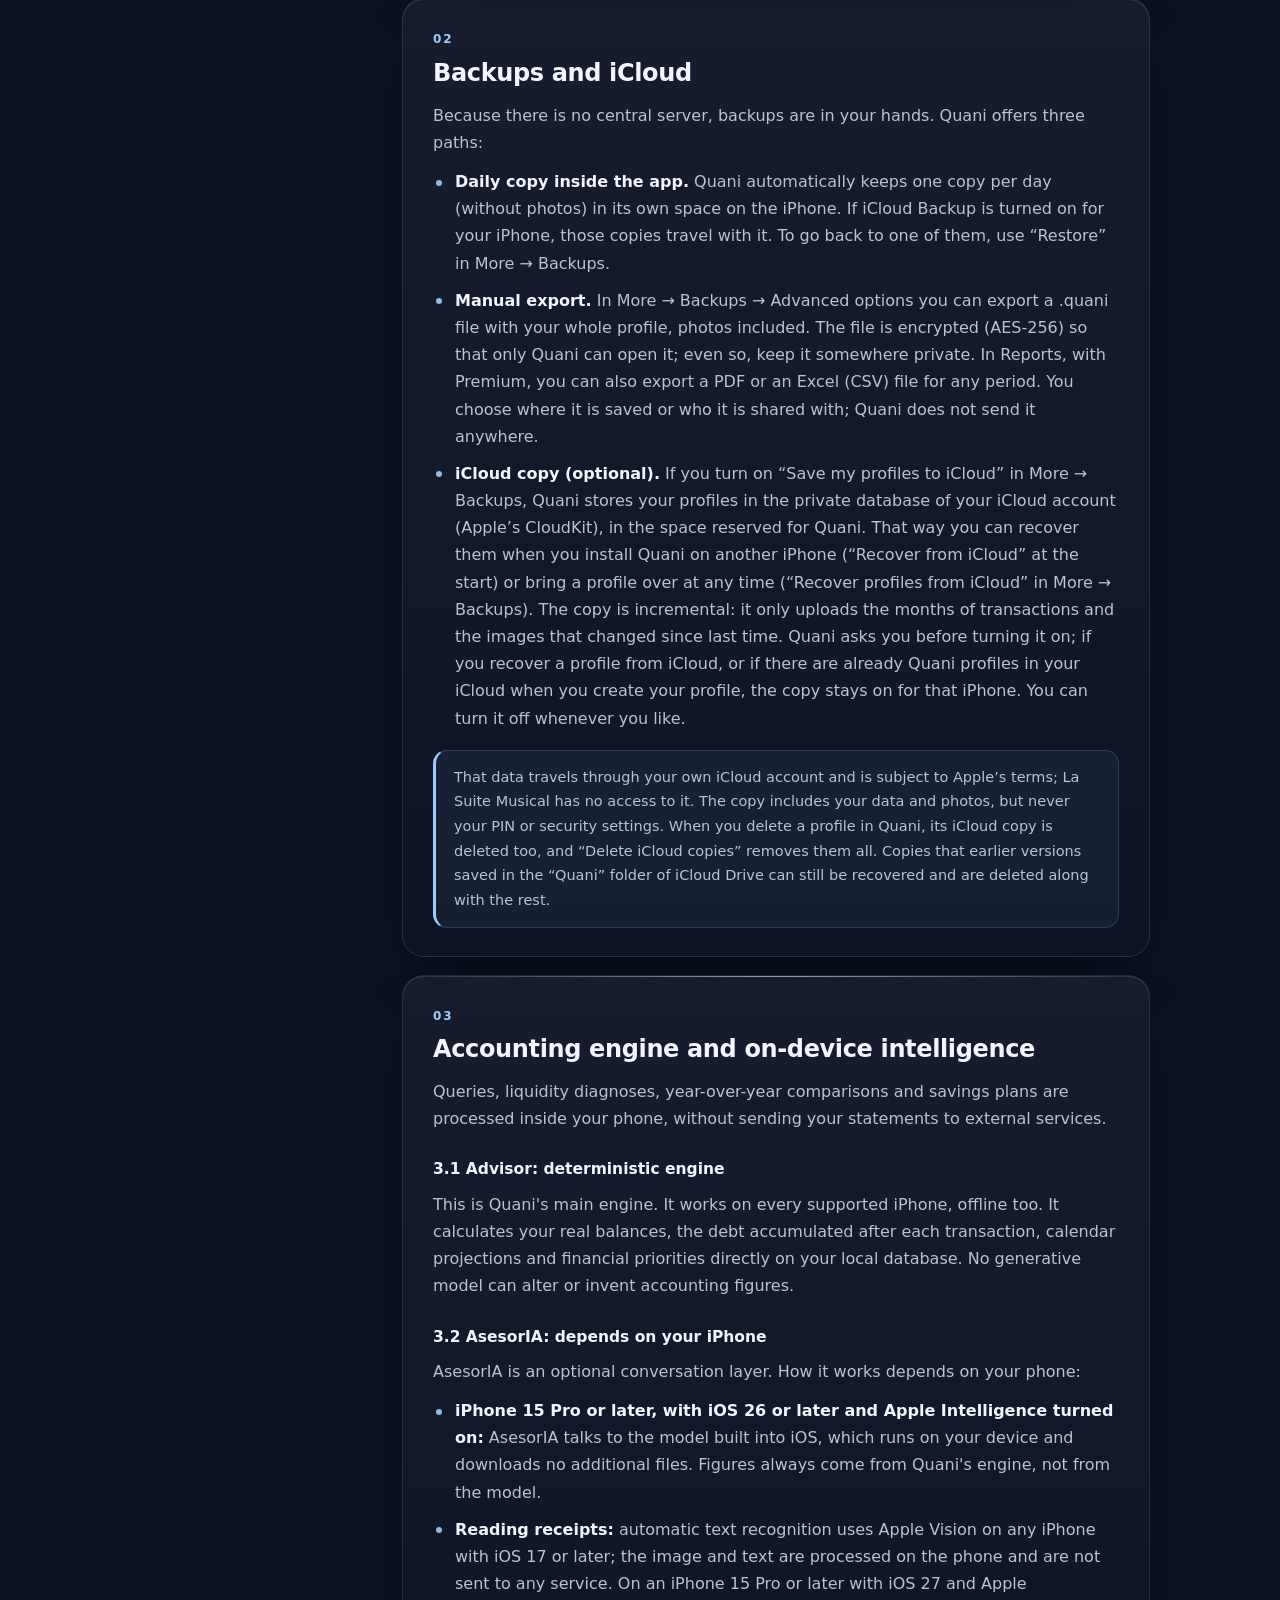
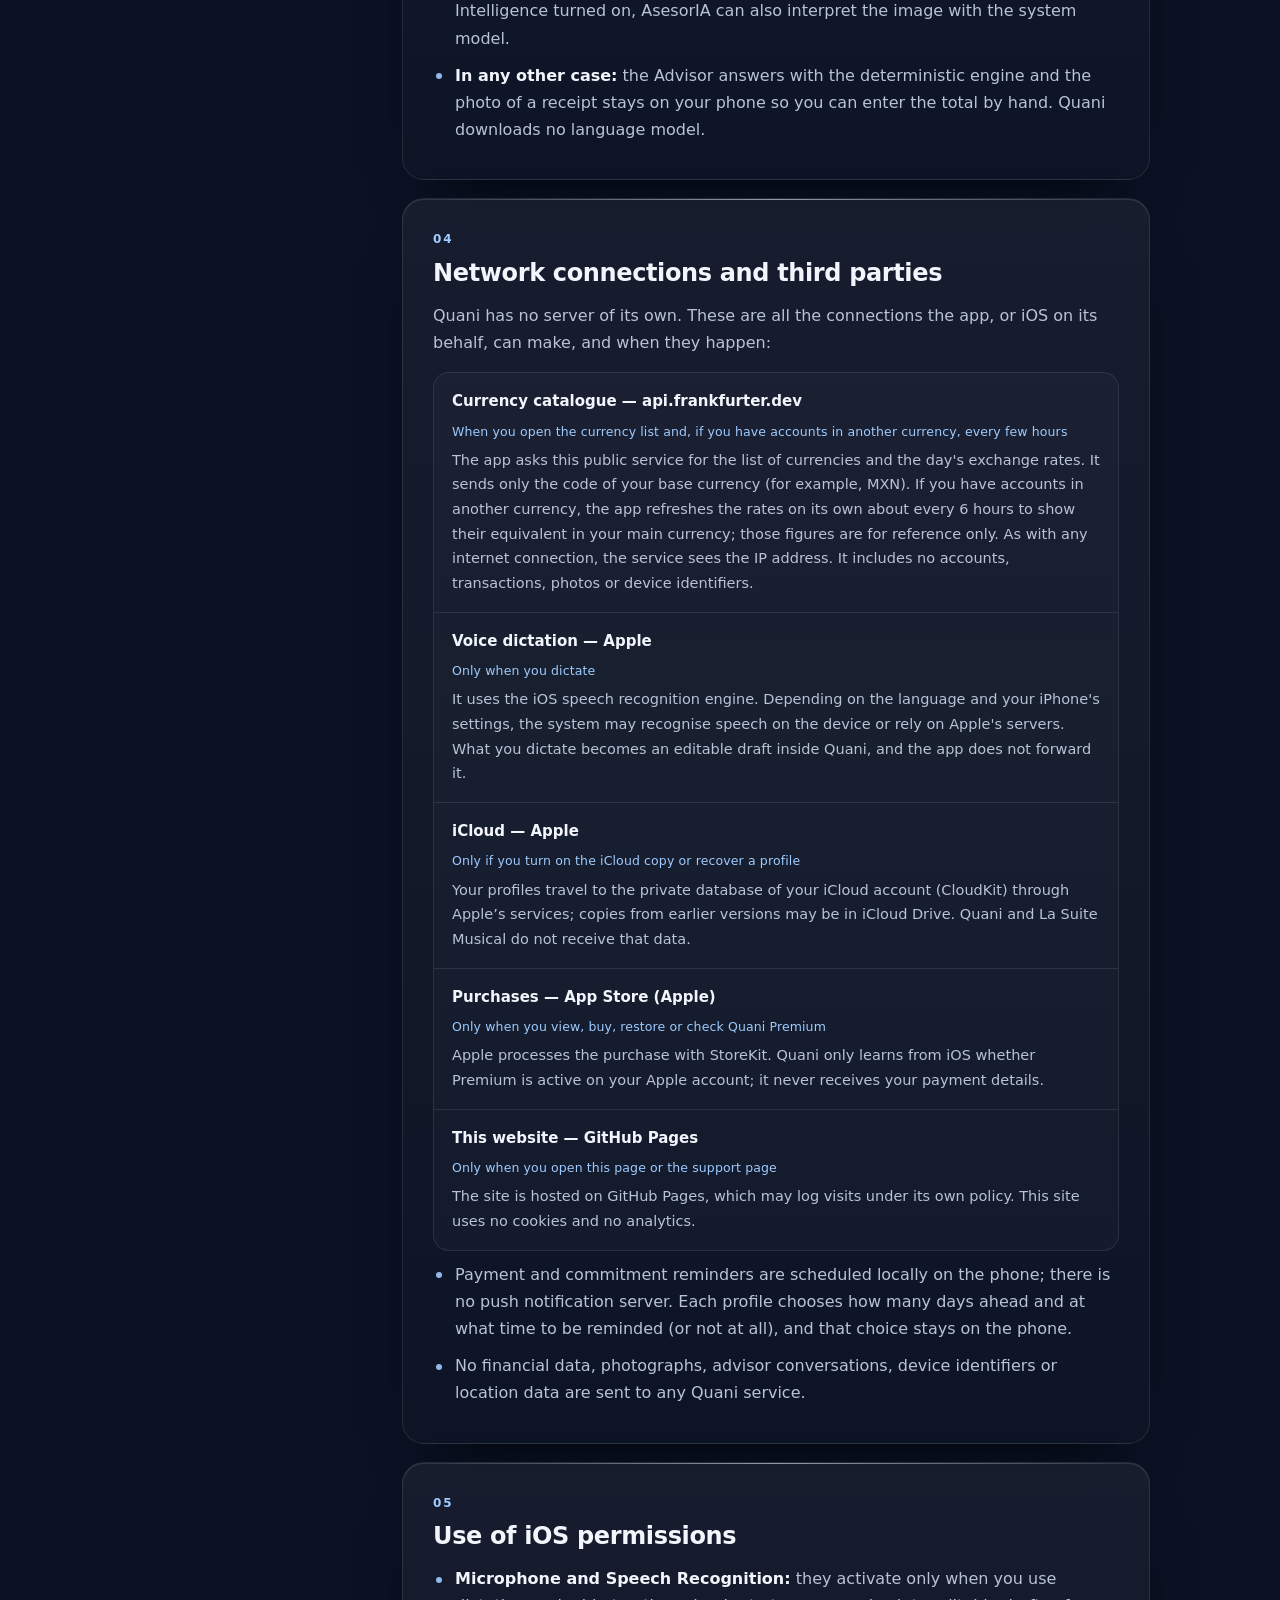
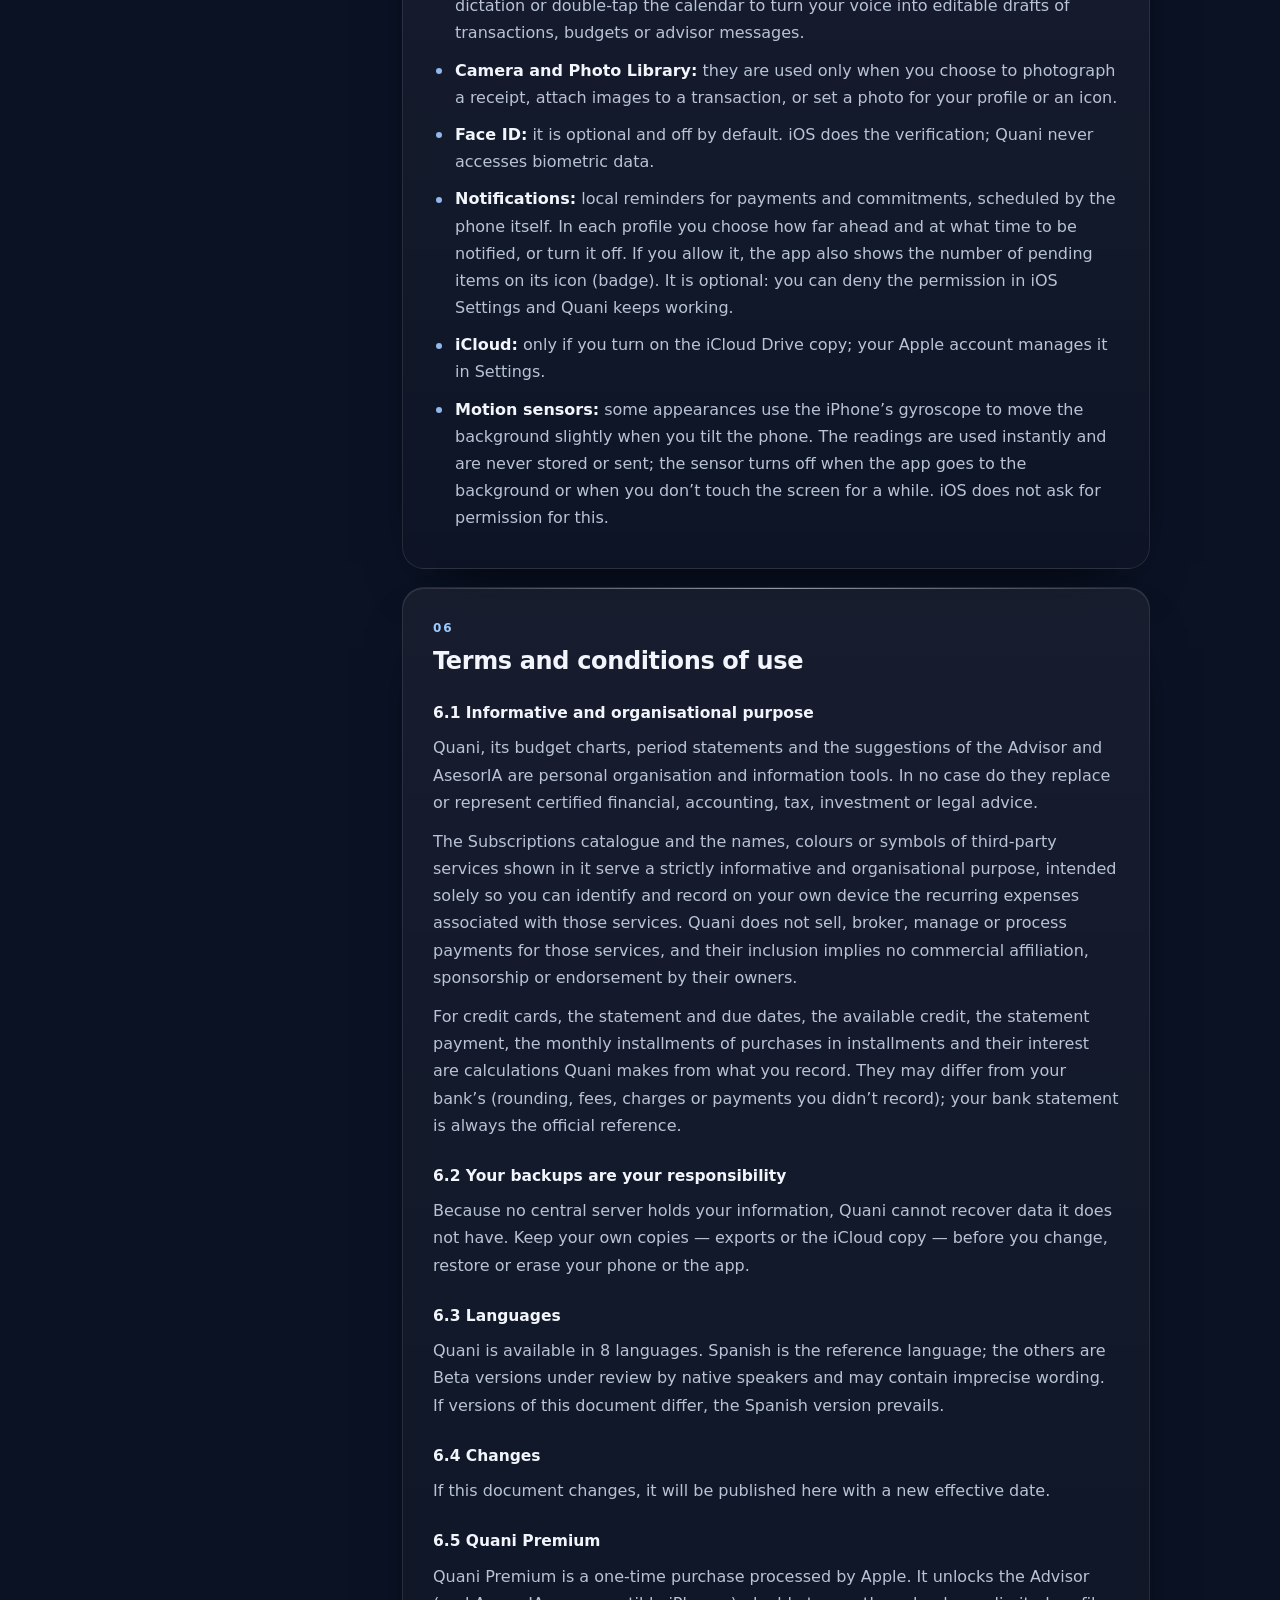
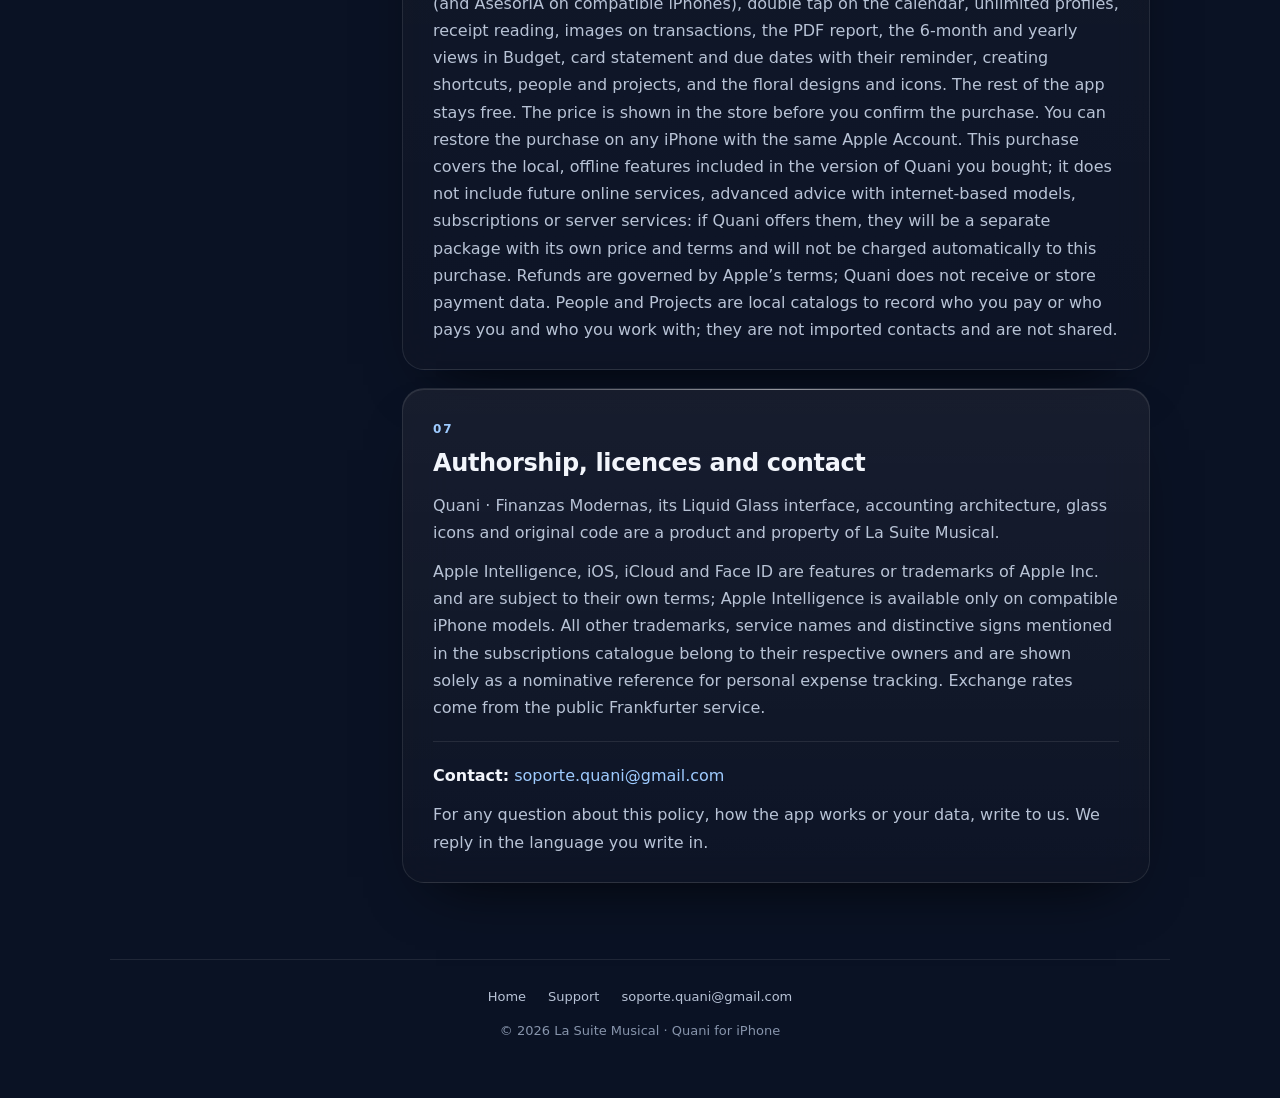
<file: privacidad-y-terminos.en.html>
<!DOCTYPE html>
<html lang="en">
<head>
<meta charset="utf-8">
<meta name="viewport" content="width=device-width, initial-scale=1, viewport-fit=cover">
<title>Quani · Privacy Policy and Terms of Use</title>
<meta name="description" content="Privacy Policy and Terms of Use for Quani · Finanzas Modernas, the personal finance app that keeps everything on your iPhone.">
<meta name="robots" content="index, follow">
<meta name="theme-color" content="#0a1224">
<meta name="color-scheme" content="dark">
<link rel="canonical" href="https://lasuitemusicalrm-ui.github.io/quani-legal/privacidad-y-terminos.en.html">
<link rel="alternate" hreflang="es" href="https://lasuitemusicalrm-ui.github.io/quani-legal/privacidad-y-terminos.html">
<link rel="alternate" hreflang="en" href="https://lasuitemusicalrm-ui.github.io/quani-legal/privacidad-y-terminos.en.html">
<link rel="alternate" hreflang="pt" href="https://lasuitemusicalrm-ui.github.io/quani-legal/privacidad-y-terminos.pt.html">
<link rel="alternate" hreflang="fr" href="https://lasuitemusicalrm-ui.github.io/quani-legal/privacidad-y-terminos.fr.html">
<link rel="alternate" hreflang="de" href="https://lasuitemusicalrm-ui.github.io/quani-legal/privacidad-y-terminos.de.html">
<link rel="alternate" hreflang="it" href="https://lasuitemusicalrm-ui.github.io/quani-legal/privacidad-y-terminos.it.html">
<link rel="alternate" hreflang="zh" href="https://lasuitemusicalrm-ui.github.io/quani-legal/privacidad-y-terminos.zh.html">
<link rel="alternate" hreflang="ja" href="https://lasuitemusicalrm-ui.github.io/quani-legal/privacidad-y-terminos.ja.html">
<link rel="alternate" hreflang="x-default" href="https://lasuitemusicalrm-ui.github.io/quani-legal/privacidad-y-terminos.html">
<link rel="icon" type="image/png" href="assets/favicon.png">
<link rel="apple-touch-icon" href="assets/apple-touch-icon.png">
<meta property="og:title" content="Quani · Privacy Policy and Terms of Use">
<meta property="og:description" content="Privacy Policy and Terms of Use for Quani · Finanzas Modernas, the personal finance app that keeps everything on your iPhone.">
<meta property="og:type" content="website">
<meta property="og:image" content="https://lasuitemusicalrm-ui.github.io/quani-legal/assets/quani-logo.png">
<link rel="stylesheet" href="assets/style.css?v=3">
</head>
<body>
<div class="backdrop" aria-hidden="true"></div>
<main class="page">
<header class="brand">
<a href="index.html" aria-label="Quani · Finanzas Modernas"><picture><source srcset="assets/quani-logo.webp" type="image/webp"><img class="mark" src="assets/quani-logo.png" width="640" height="640" alt="Quani"></picture></a>
<p class="wordmark"><b>Quani</b> <span>Finanzas Modernas</span></p>
</header>
<div class="hero">
<h1>Privacy Policy and Terms of Use</h1>
<p class="lead">Your finances live on your iPhone. This page explains, plainly, what Quani stores, what it never collects and which connections exist.</p>
<p class="meta"><span>Effective: 17 November 2026</span><span>iPhone · iOS 17 or later</span></p>
</div>
<nav class="lang" aria-label="Language"><a href="privacidad-y-terminos.html" hreflang="es" lang="es">Español</a><a href="privacidad-y-terminos.en.html" hreflang="en" lang="en" aria-current="page">English</a><a href="privacidad-y-terminos.pt.html" hreflang="pt" lang="pt">Português</a><a href="privacidad-y-terminos.fr.html" hreflang="fr" lang="fr">Français</a><a href="privacidad-y-terminos.de.html" hreflang="de" lang="de">Deutsch</a><a href="privacidad-y-terminos.it.html" hreflang="it" lang="it">Italiano</a><a href="privacidad-y-terminos.zh.html" hreflang="zh" lang="zh-Hans">中文</a><a href="privacidad-y-terminos.ja.html" hreflang="ja" lang="ja">日本語</a></nav>
<div class="summary"><div class="tile"><svg viewBox="0 0 24 24" aria-hidden="true"><rect x="7" y="2.5" width="10" height="19" rx="2.6"/><path d="M10.5 18.5h3"/></svg><h2>Your data stays on your iPhone</h2><p>Accounts, transactions, budgets and photos live in a database inside the phone, one per profile.</p></div><div class="tile"><svg viewBox="0 0 24 24" aria-hidden="true"><circle cx="12" cy="8.5" r="3.6"/><path d="M5 20c.6-3.6 3.4-5.6 7-5.6s6.4 2 7 5.6"/><path d="M4 4l16 16"/></svg><h2>No email, no password</h2><p>Quani asks for no email address and creates no user accounts. Your profile name exists only on your device.</p></div><div class="tile"><svg viewBox="0 0 24 24" aria-hidden="true"><path d="M12 3l7.5 3v5.6c0 4.4-3 8-7.5 9.4-4.5-1.4-7.5-5-7.5-9.4V6z"/><path d="M8.8 12.2l2.2 2.2 4.2-4.4"/></svg><h2>No tracking</h2><p>No analytics, no advertising, no usage profiles. Quani does not receive your financial data.</p></div><div class="tile"><svg viewBox="0 0 24 24" aria-hidden="true"><path d="M7 18.5a4.5 4.5 0 01-.6-8.96A6 6 0 0117.9 8.9 4.8 4.8 0 0117 18.5z"/></svg><h2>You decide on backups</h2><p>Export a file whenever you like or, if you prefer, turn on the copy in your own iCloud.</p></div></div>
<div class="layout">
<nav class="toc" aria-label="Contents"><h2>Contents</h2><ol><li><a href="#privacidad">Privacy Policy</a></li><li><a href="#copias">Backups and iCloud</a></li><li><a href="#ia">Accounting engine and on-device intelligence</a></li><li><a href="#red">Network connections and third parties</a></li><li><a href="#permisos">Use of iOS permissions</a></li><li><a href="#terminos">Terms and conditions of use</a></li><li><a href="#contacto">Authorship, licences and contact</a></li></ol></nav>
<div class="stack">
<section class="card" id="privacidad"><span class="num">01</span><h2>Privacy Policy: your finances live on your iPhone</h2><p>Quani was built on one strict principle: your wealth, your accounts and your financial habits belong to you alone. Quani has no servers of its own, asks for no email address or password and contains no advertising trackers.</p><p>Quani is designed to work offline: the accounting engine, the advisor, budgets and every calculation run inside the device. The few times the app or iOS connects to a service are described one by one in section 4, and none of them sends your accounts, transactions or budgets to Quani.</p><div class="facts"><div class="fact"><b>Local database per profile</b><span>Your accounts (debit, credit, assets and liabilities), transactions, balances, budgets, folders, subscriptions and attached photos are stored in a SQLite database inside the phone, separate for each profile.</span></div><div class="fact"><b>A profile name, nothing more</b><span>When you first open Quani you can type a name for your profile. It is only a local label: it does not create an account and is not sent to any server. A different name creates a new, independent profile.</span></div><div class="fact"><b>PIN in the Keychain</b><span>Each profile's PIN is kept encrypted in the native iOS Keychain and is never included in backups.</span></div><div class="fact"><b>No analytics</b><span>Quani ships no analytics SDK, builds no advertising profile and does not measure how you use the app.</span></div></div></section>
<section class="card" id="copias"><span class="num">02</span><h2>Backups and iCloud</h2><p>Because there is no central server, backups are in your hands. Quani offers three paths:</p><ul><li><strong>Daily copy inside the app.</strong> Quani automatically keeps one copy per day (without photos) in its own space on the iPhone. If iCloud Backup is turned on for your iPhone, those copies travel with it. To go back to one of them, use “Restore” in More → Backups.</li><li><strong>Manual export.</strong> In More → Backups → Advanced options you can export a .quani file with your whole profile, photos included. The file is encrypted (AES-256) so that only Quani can open it; even so, keep it somewhere private. In Reports, with Premium, you can also export a PDF or an Excel (CSV) file for any period. You choose where it is saved or who it is shared with; Quani does not send it anywhere.</li><li><strong>iCloud copy (optional).</strong> If you turn on “Save my profiles to iCloud” in More → Backups, Quani stores your profiles in the private database of your iCloud account (Apple’s CloudKit), in the space reserved for Quani. That way you can recover them when you install Quani on another iPhone (“Recover from iCloud” at the start) or bring a profile over at any time (“Recover profiles from iCloud” in More → Backups). The copy is incremental: it only uploads the months of transactions and the images that changed since last time. Quani asks you before turning it on; if you recover a profile from iCloud, or if there are already Quani profiles in your iCloud when you create your profile, the copy stays on for that iPhone. You can turn it off whenever you like.</li></ul><div class="note">That data travels through your own iCloud account and is subject to Apple’s terms; La Suite Musical has no access to it. The copy includes your data and photos, but never your PIN or security settings. When you delete a profile in Quani, its iCloud copy is deleted too, and “Delete iCloud copies” removes them all. Copies that earlier versions saved in the “Quani” folder of iCloud Drive can still be recovered and are deleted along with the rest.</div></section>
<section class="card" id="ia"><span class="num">03</span><h2>Accounting engine and on-device intelligence</h2><p>Queries, liquidity diagnoses, year-over-year comparisons and savings plans are processed inside your phone, without sending your statements to external services.</p><h3>3.1 Advisor: deterministic engine</h3><p>This is Quani's main engine. It works on every supported iPhone, offline too. It calculates your real balances, the debt accumulated after each transaction, calendar projections and financial priorities directly on your local database. No generative model can alter or invent accounting figures.</p><h3>3.2 AsesorIA: depends on your iPhone</h3><p>AsesorIA is an optional conversation layer. How it works depends on your phone:</p><ul><li><strong>iPhone 15 Pro or later, with iOS 26 or later and Apple Intelligence turned on:</strong> AsesorIA talks to the model built into iOS, which runs on your device and downloads no additional files. Figures always come from Quani's engine, not from the model.</li><li><strong>Reading receipts:</strong> automatic text recognition uses Apple Vision on any iPhone with iOS 17 or later; the image and text are processed on the phone and are not sent to any service. On an iPhone 15 Pro or later with iOS 27 and Apple Intelligence turned on, AsesorIA can also interpret the image with the system model.</li><li><strong>In any other case:</strong> the Advisor answers with the deterministic engine and the photo of a receipt stays on your phone so you can enter the total by hand. Quani downloads no language model.</li></ul></section>
<section class="card" id="red"><span class="num">04</span><h2>Network connections and third parties</h2><p>Quani has no server of its own. These are all the connections the app, or iOS on its behalf, can make, and when they happen:</p><div class="rows"><div class="row"><h3>Currency catalogue — api.frankfurter.dev</h3><span class="when">When you open the currency list and, if you have accounts in another currency, every few hours</span><p>The app asks this public service for the list of currencies and the day's exchange rates. It sends only the code of your base currency (for example, MXN). If you have accounts in another currency, the app refreshes the rates on its own about every 6 hours to show their equivalent in your main currency; those figures are for reference only. As with any internet connection, the service sees the IP address. It includes no accounts, transactions, photos or device identifiers.</p></div><div class="row"><h3>Voice dictation — Apple</h3><span class="when">Only when you dictate</span><p>It uses the iOS speech recognition engine. Depending on the language and your iPhone's settings, the system may recognise speech on the device or rely on Apple's servers. What you dictate becomes an editable draft inside Quani, and the app does not forward it.</p></div><div class="row"><h3>iCloud — Apple</h3><span class="when">Only if you turn on the iCloud copy or recover a profile</span><p>Your profiles travel to the private database of your iCloud account (CloudKit) through Apple’s services; copies from earlier versions may be in iCloud Drive. Quani and La Suite Musical do not receive that data.</p></div><div class="row"><h3>Purchases — App Store (Apple)</h3><span class="when">Only when you view, buy, restore or check Quani Premium</span><p>Apple processes the purchase with StoreKit. Quani only learns from iOS whether Premium is active on your Apple account; it never receives your payment details.</p></div><div class="row"><h3>This website — GitHub Pages</h3><span class="when">Only when you open this page or the support page</span><p>The site is hosted on GitHub Pages, which may log visits under its own policy. This site uses no cookies and no analytics.</p></div></div><ul><li>Payment and commitment reminders are scheduled locally on the phone; there is no push notification server. Each profile chooses how many days ahead and at what time to be reminded (or not at all), and that choice stays on the phone.</li><li>No financial data, photographs, advisor conversations, device identifiers or location data are sent to any Quani service.</li></ul></section>
<section class="card" id="permisos"><span class="num">05</span><h2>Use of iOS permissions</h2><ul><li><strong>Microphone and Speech Recognition:</strong> they activate only when you use dictation or double-tap the calendar to turn your voice into editable drafts of transactions, budgets or advisor messages.</li><li><strong>Camera and Photo Library:</strong> they are used only when you choose to photograph a receipt, attach images to a transaction, or set a photo for your profile or an icon.</li><li><strong>Face ID:</strong> it is optional and off by default. iOS does the verification; Quani never accesses biometric data.</li><li><strong>Notifications:</strong> local reminders for payments and commitments, scheduled by the phone itself. In each profile you choose how far ahead and at what time to be notified, or turn it off. If you allow it, the app also shows the number of pending items on its icon (badge). It is optional: you can deny the permission in iOS Settings and Quani keeps working.</li><li><strong>iCloud:</strong> only if you turn on the iCloud Drive copy; your Apple account manages it in Settings.</li><li><strong>Motion sensors:</strong> some appearances use the iPhone’s gyroscope to move the background slightly when you tilt the phone. The readings are used instantly and are never stored or sent; the sensor turns off when the app goes to the background or when you don’t touch the screen for a while. iOS does not ask for permission for this.</li></ul></section>
<section class="card" id="terminos"><span class="num">06</span><h2>Terms and conditions of use</h2><h3>6.1 Informative and organisational purpose</h3><p>Quani, its budget charts, period statements and the suggestions of the Advisor and AsesorIA are personal organisation and information tools. In no case do they replace or represent certified financial, accounting, tax, investment or legal advice.</p><p>The Subscriptions catalogue and the names, colours or symbols of third-party services shown in it serve a strictly informative and organisational purpose, intended solely so you can identify and record on your own device the recurring expenses associated with those services. Quani does not sell, broker, manage or process payments for those services, and their inclusion implies no commercial affiliation, sponsorship or endorsement by their owners.</p><p>For credit cards, the statement and due dates, the available credit, the statement payment, the monthly installments of purchases in installments and their interest are calculations Quani makes from what you record. They may differ from your bank’s (rounding, fees, charges or payments you didn’t record); your bank statement is always the official reference.</p><h3>6.2 Your backups are your responsibility</h3><p>Because no central server holds your information, Quani cannot recover data it does not have. Keep your own copies — exports or the iCloud copy — before you change, restore or erase your phone or the app.</p><h3>6.3 Languages</h3><p>Quani is available in 8 languages. Spanish is the reference language; the others are Beta versions under review by native speakers and may contain imprecise wording. If versions of this document differ, the Spanish version prevails.</p><h3>6.4 Changes</h3><p>If this document changes, it will be published here with a new effective date.</p><h3>6.5 Quani Premium</h3><p>Quani Premium is a one-time purchase processed by Apple. It unlocks the Advisor (and AsesorIA on compatible iPhones), double tap on the calendar, unlimited profiles, receipt reading, images on transactions, the PDF report, the 6-month and yearly views in Budget, card statement and due dates with their reminder, creating shortcuts, people and projects, and the floral designs and icons. The rest of the app stays free. The price is shown in the store before you confirm the purchase. You can restore the purchase on any iPhone with the same Apple Account. This purchase covers the local, offline features included in the version of Quani you bought; it does not include future online services, advanced advice with internet-based models, subscriptions or server services: if Quani offers them, they will be a separate package with its own price and terms and will not be charged automatically to this purchase. Refunds are governed by Apple’s terms; Quani does not receive or store payment data. People and Projects are local catalogs to record who you pay or who pays you and who you work with; they are not imported contacts and are not shared.</p></section>
<section class="card" id="contacto"><span class="num">07</span><h2>Authorship, licences and contact</h2><p>Quani · Finanzas Modernas, its Liquid Glass interface, accounting architecture, glass icons and original code are a product and property of La Suite Musical.</p><p>Apple Intelligence, iOS, iCloud and Face ID are features or trademarks of Apple Inc. and are subject to their own terms; Apple Intelligence is available only on compatible iPhone models. All other trademarks, service names and distinctive signs mentioned in the subscriptions catalogue belong to their respective owners and are shown solely as a nominative reference for personal expense tracking. Exchange rates come from the public Frankfurter service.</p><hr><p><strong>Contact:</strong> <a href="mailto:soporte.quani@gmail.com">soporte.quani@gmail.com</a></p><p>For any question about this policy, how the app works or your data, write to us. We reply in the language you write in.</p></section>
</div>
</div>
</main>
<footer>
<nav><a href="index.html">Home</a><a href="soporte.html">Support</a><a href="mailto:soporte.quani@gmail.com">soporte.quani@gmail.com</a></nav>
<p>© 2026 La Suite Musical · Quani for iPhone</p>
</footer>
<script>
(function(){try{var links=[].slice.call(document.querySelectorAll('.toc a'));if(!links.length||!('IntersectionObserver'in window))return;
var map={};links.forEach(function(a){map[a.getAttribute('href').slice(1)]=a});
var io=new IntersectionObserver(function(es){es.forEach(function(e){if(e.isIntersecting){links.forEach(function(a){a.classList.remove('on')});var a=map[e.target.id];if(a)a.classList.add('on')}})},{rootMargin:'-20% 0px -70% 0px'});
Object.keys(map).forEach(function(id){var el=document.getElementById(id);if(el)io.observe(el)})}catch(e){}})();
</script>
</body>
</html>
</file>
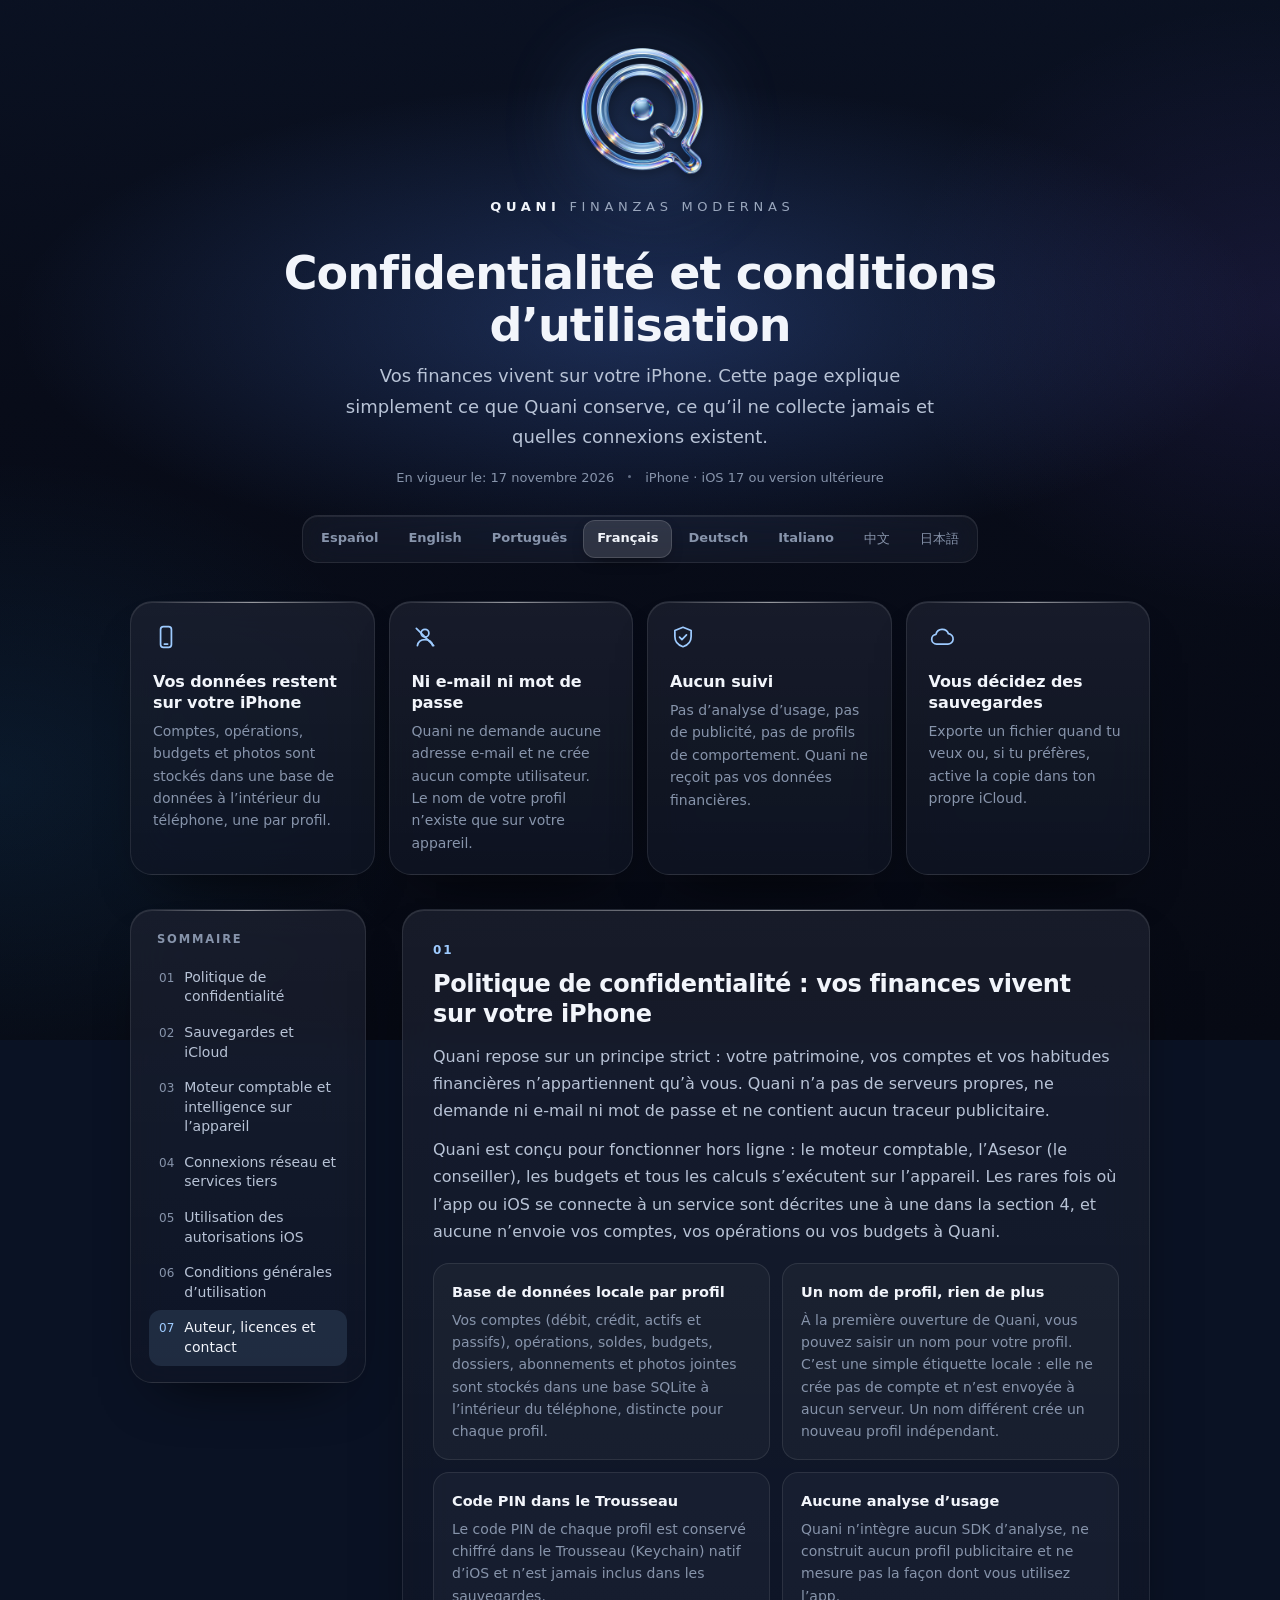
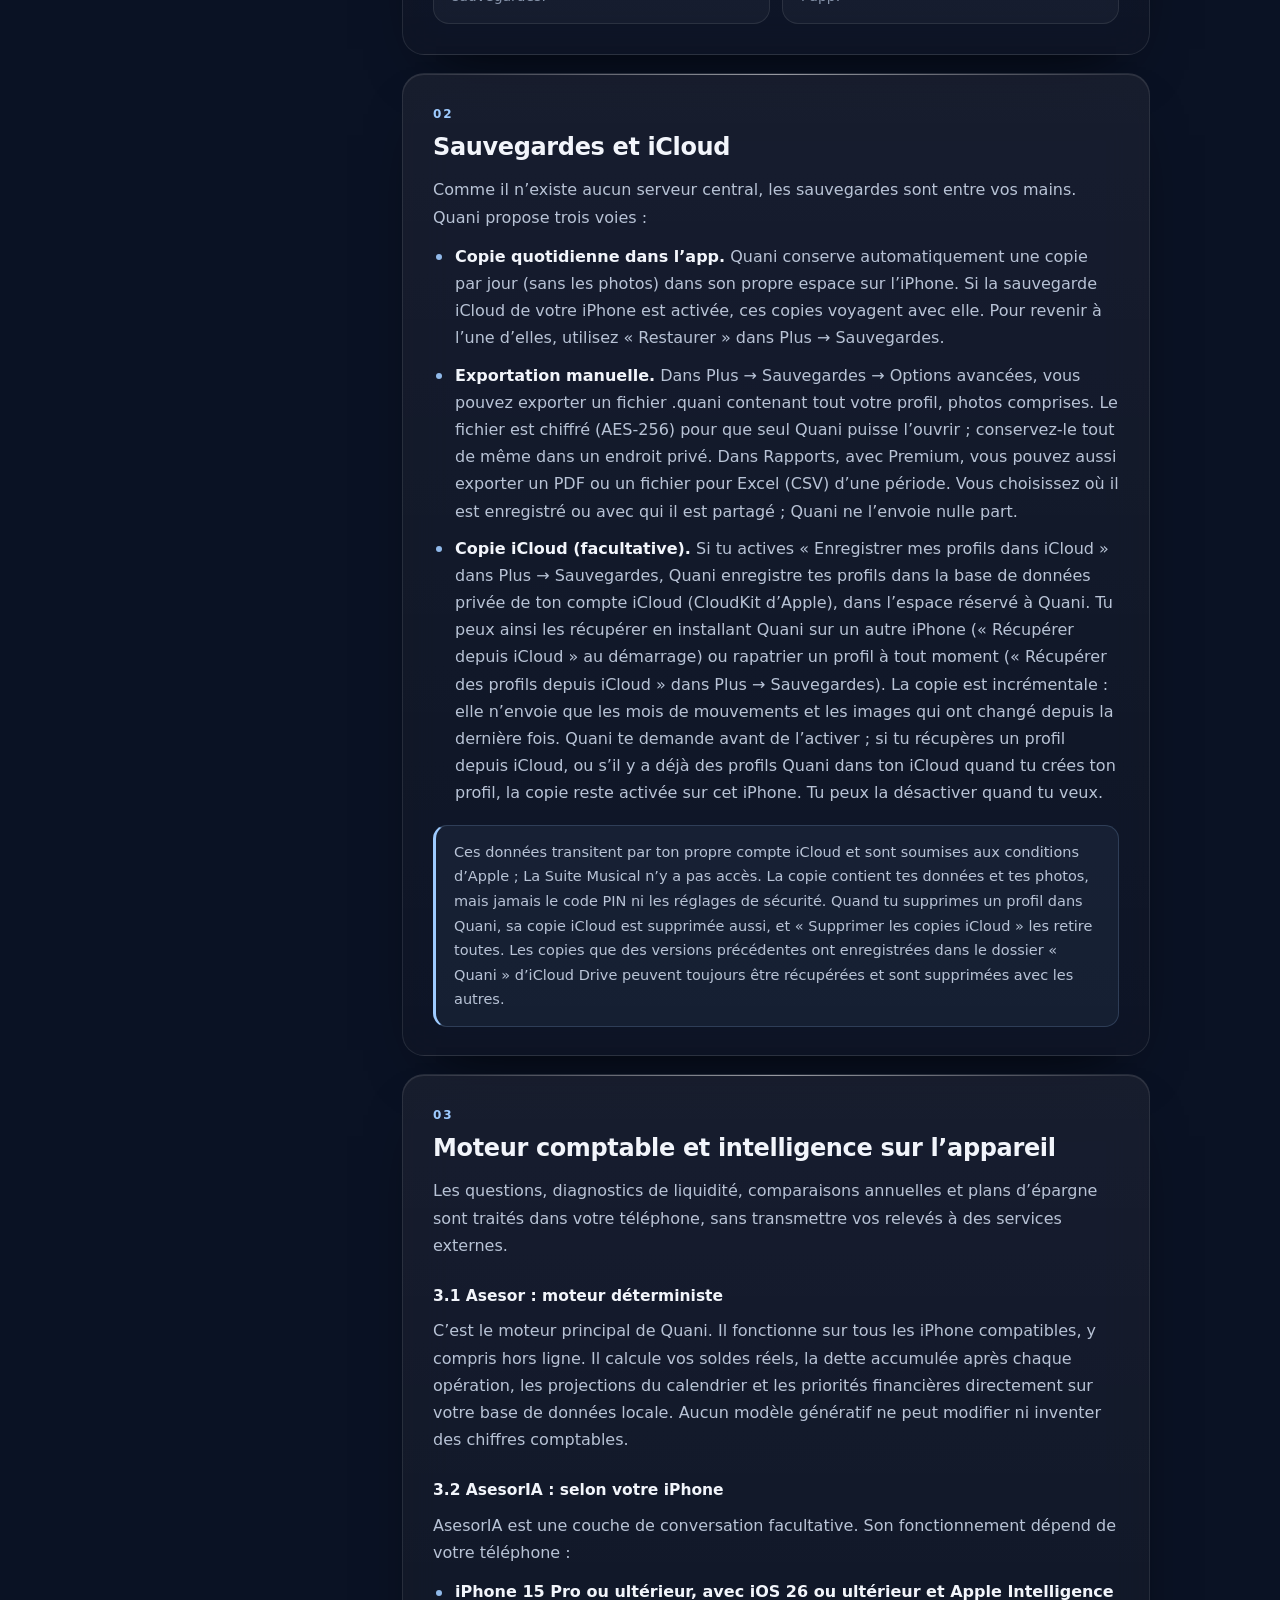
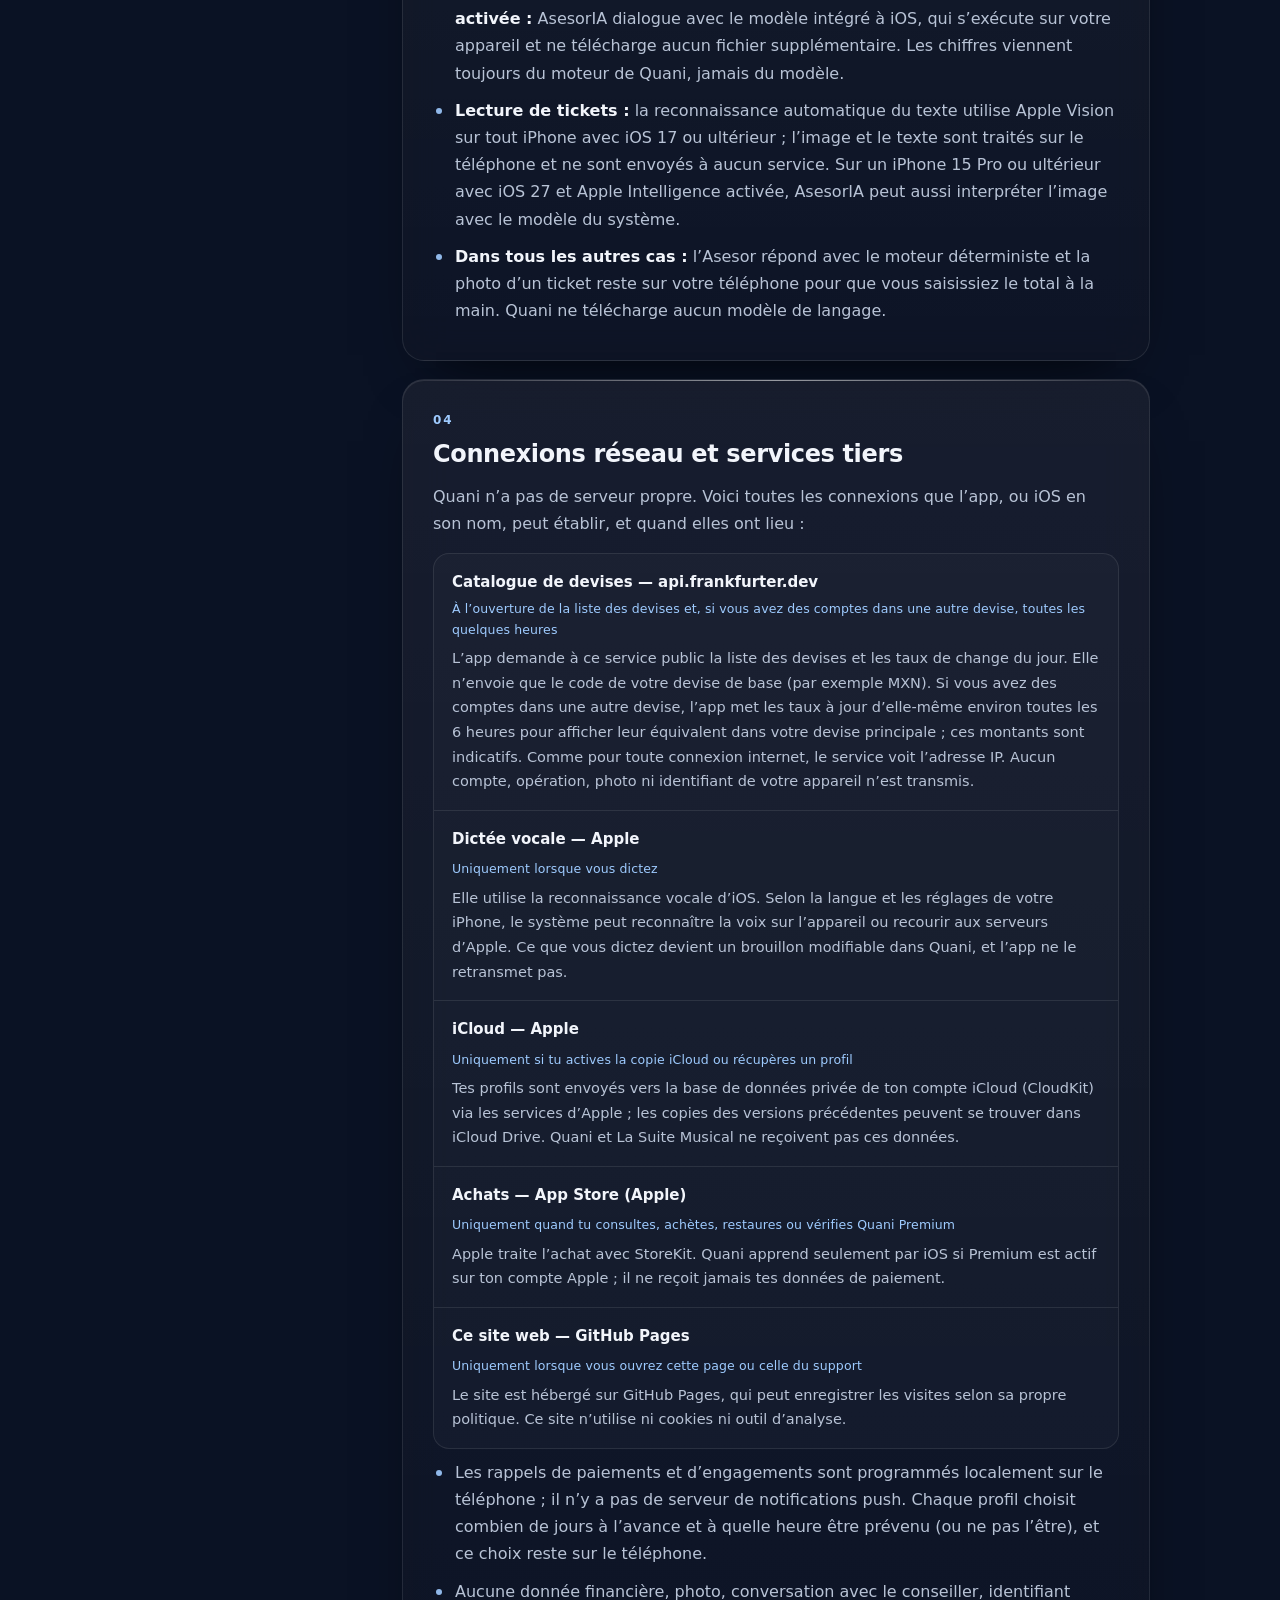
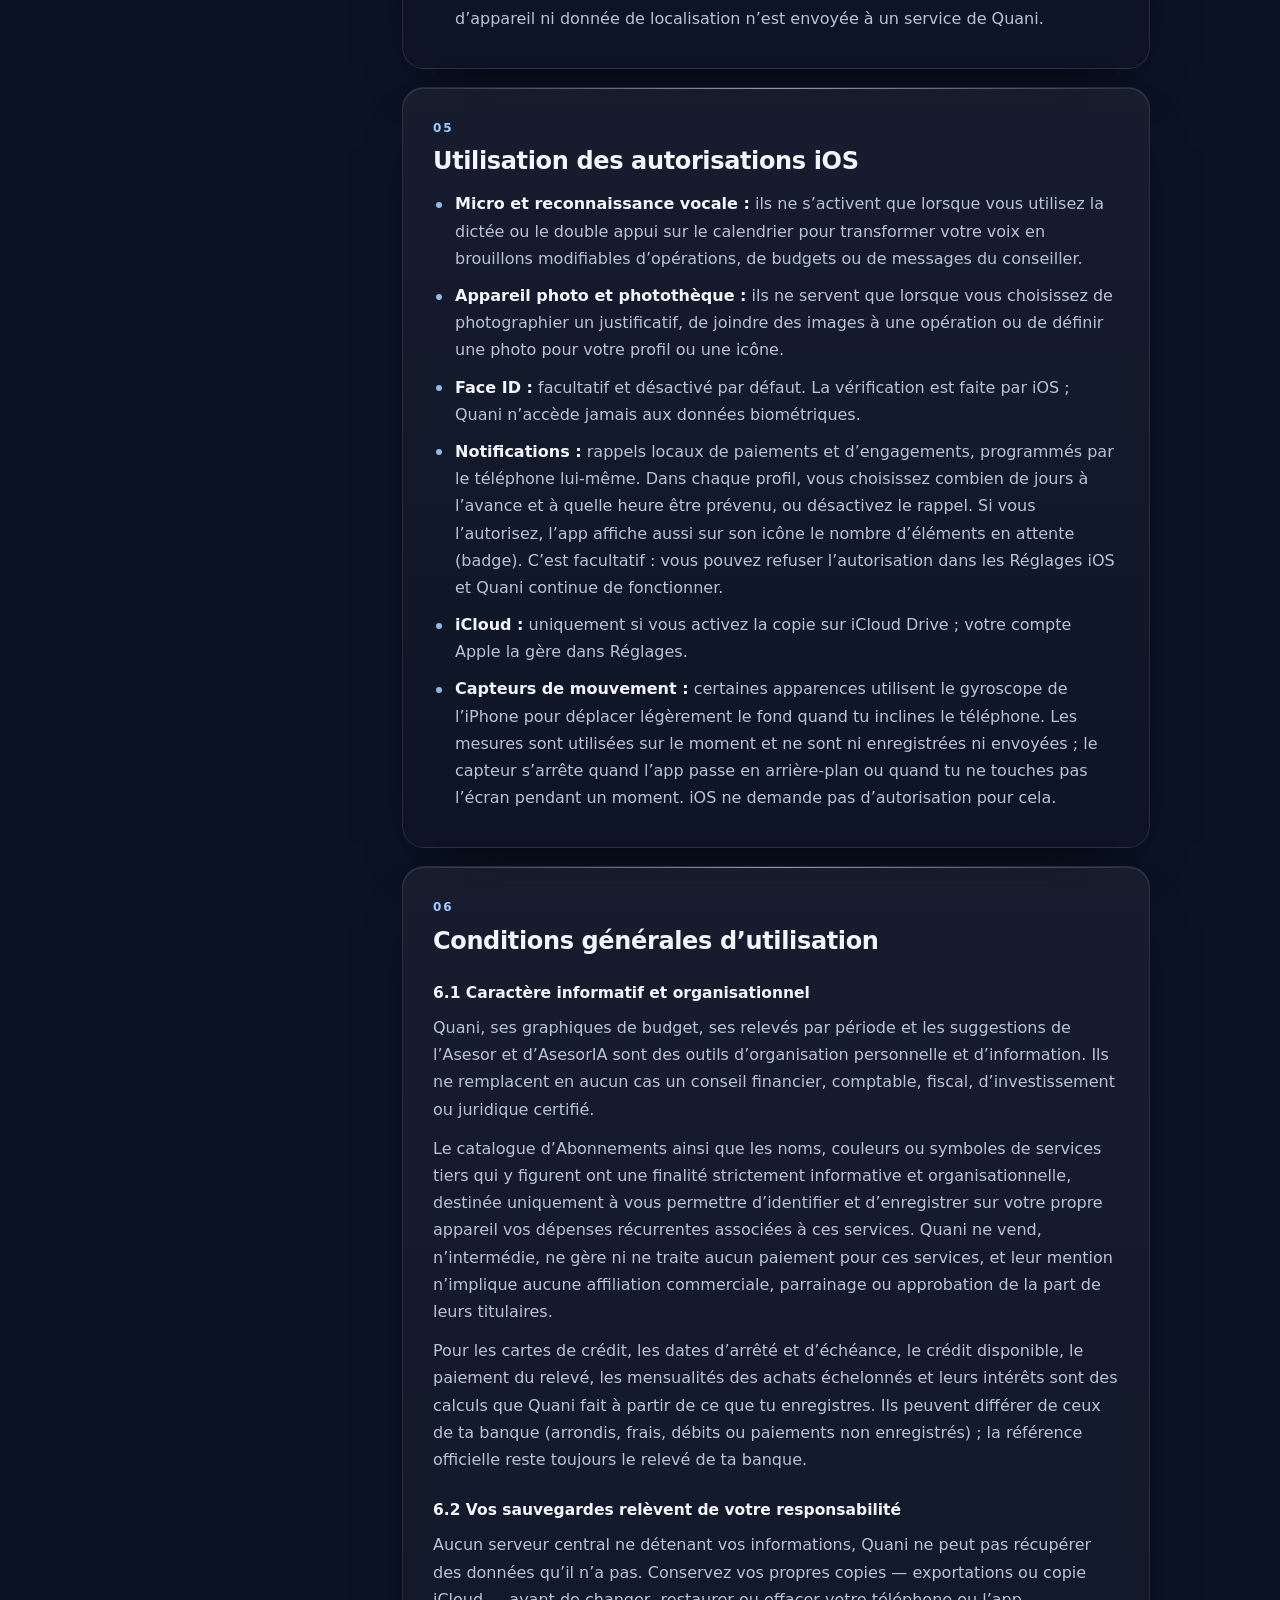
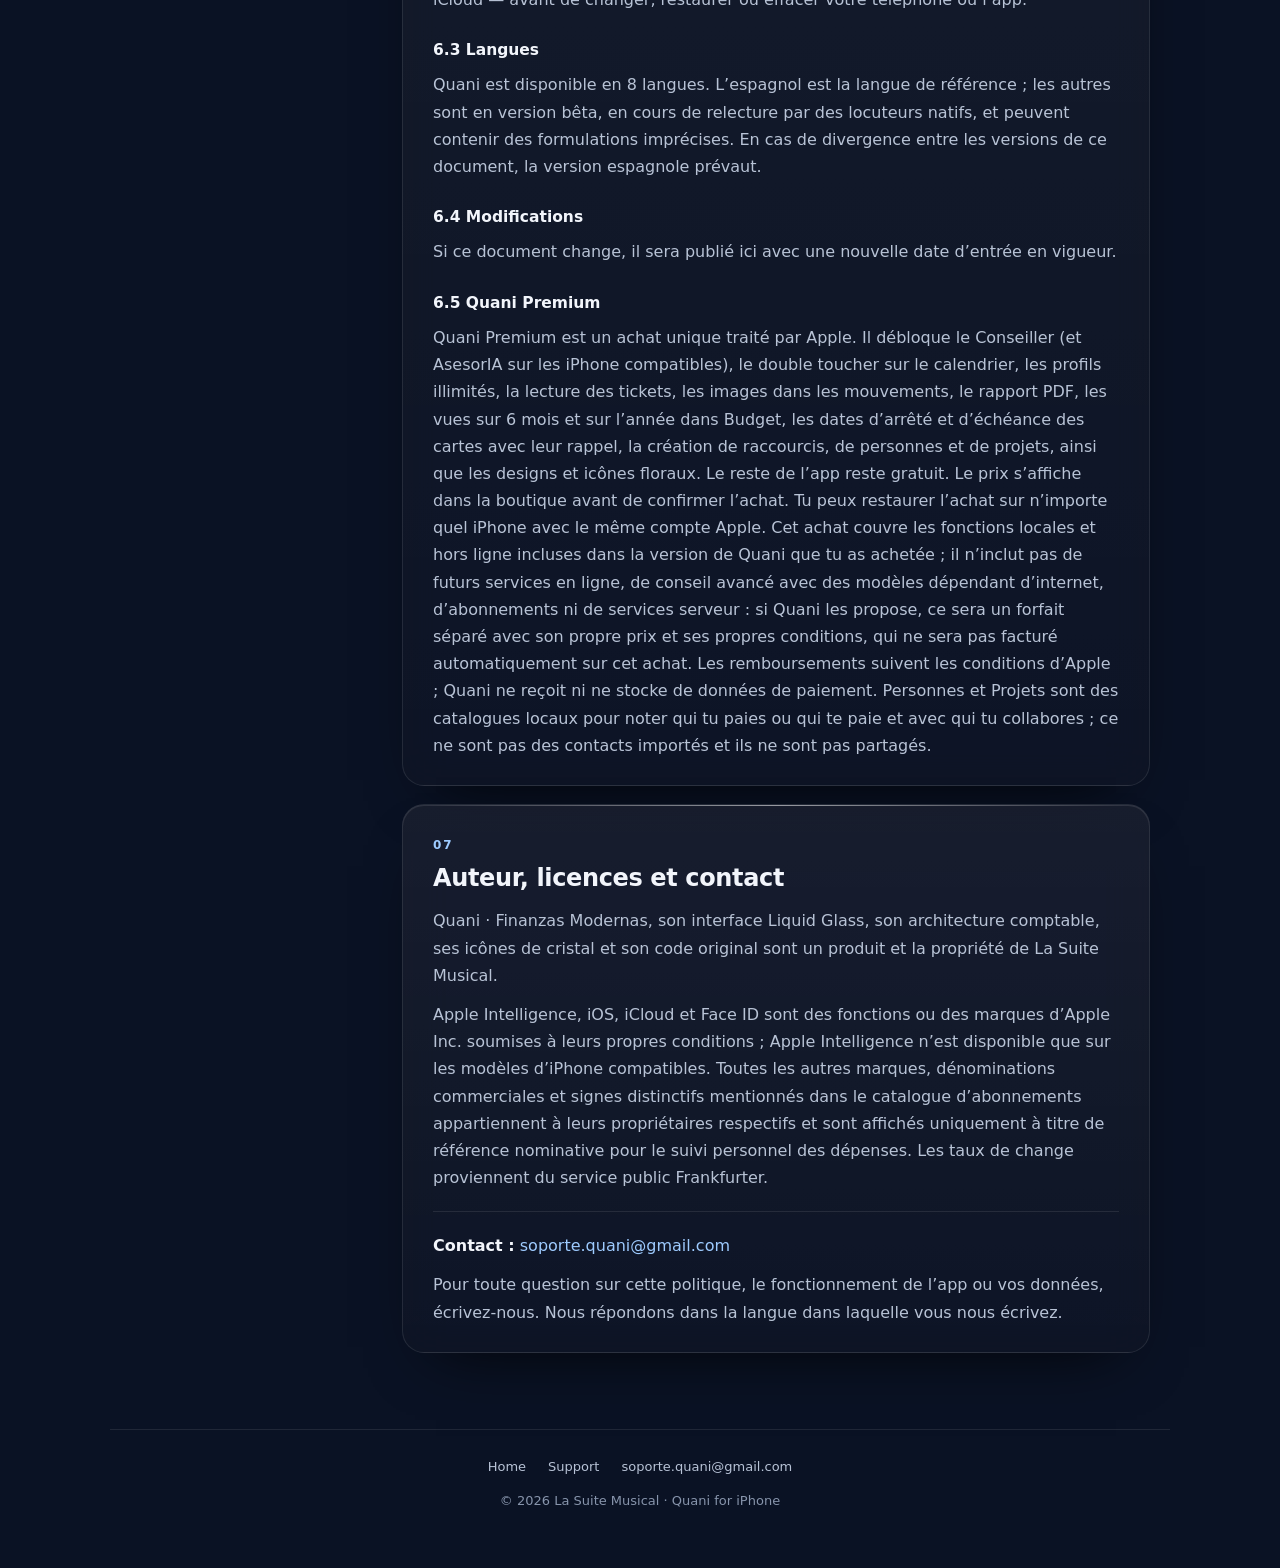
<file: privacidad-y-terminos.fr.html>
<!DOCTYPE html>
<html lang="fr">
<head>
<meta charset="utf-8">
<meta name="viewport" content="width=device-width, initial-scale=1, viewport-fit=cover">
<title>Quani · Confidentialité et conditions d’utilisation</title>
<meta name="description" content="Confidentialité et conditions d’utilisation de Quani · Finanzas Modernas, l’app de finances personnelles qui garde tout sur votre iPhone.">
<meta name="robots" content="index, follow">
<meta name="theme-color" content="#0a1224">
<meta name="color-scheme" content="dark">
<link rel="canonical" href="https://lasuitemusicalrm-ui.github.io/quani-legal/privacidad-y-terminos.fr.html">
<link rel="alternate" hreflang="es" href="https://lasuitemusicalrm-ui.github.io/quani-legal/privacidad-y-terminos.html">
<link rel="alternate" hreflang="en" href="https://lasuitemusicalrm-ui.github.io/quani-legal/privacidad-y-terminos.en.html">
<link rel="alternate" hreflang="pt" href="https://lasuitemusicalrm-ui.github.io/quani-legal/privacidad-y-terminos.pt.html">
<link rel="alternate" hreflang="fr" href="https://lasuitemusicalrm-ui.github.io/quani-legal/privacidad-y-terminos.fr.html">
<link rel="alternate" hreflang="de" href="https://lasuitemusicalrm-ui.github.io/quani-legal/privacidad-y-terminos.de.html">
<link rel="alternate" hreflang="it" href="https://lasuitemusicalrm-ui.github.io/quani-legal/privacidad-y-terminos.it.html">
<link rel="alternate" hreflang="zh" href="https://lasuitemusicalrm-ui.github.io/quani-legal/privacidad-y-terminos.zh.html">
<link rel="alternate" hreflang="ja" href="https://lasuitemusicalrm-ui.github.io/quani-legal/privacidad-y-terminos.ja.html">
<link rel="alternate" hreflang="x-default" href="https://lasuitemusicalrm-ui.github.io/quani-legal/privacidad-y-terminos.html">
<link rel="icon" type="image/png" href="assets/favicon.png">
<link rel="apple-touch-icon" href="assets/apple-touch-icon.png">
<meta property="og:title" content="Quani · Confidentialité et conditions d’utilisation">
<meta property="og:description" content="Confidentialité et conditions d’utilisation de Quani · Finanzas Modernas, l’app de finances personnelles qui garde tout sur votre iPhone.">
<meta property="og:type" content="website">
<meta property="og:image" content="https://lasuitemusicalrm-ui.github.io/quani-legal/assets/quani-logo.png">
<link rel="stylesheet" href="assets/style.css?v=3">
</head>
<body>
<div class="backdrop" aria-hidden="true"></div>
<main class="page">
<header class="brand">
<a href="index.html" aria-label="Quani · Finanzas Modernas"><picture><source srcset="assets/quani-logo.webp" type="image/webp"><img class="mark" src="assets/quani-logo.png" width="640" height="640" alt="Quani"></picture></a>
<p class="wordmark"><b>Quani</b> <span>Finanzas Modernas</span></p>
</header>
<div class="hero">
<h1>Confidentialité et conditions d’utilisation</h1>
<p class="lead">Vos finances vivent sur votre iPhone. Cette page explique simplement ce que Quani conserve, ce qu’il ne collecte jamais et quelles connexions existent.</p>
<p class="meta"><span>En vigueur le: 17 novembre 2026</span><span>iPhone · iOS 17 ou version ultérieure</span></p>
</div>
<nav class="lang" aria-label="Langue"><a href="privacidad-y-terminos.html" hreflang="es" lang="es">Español</a><a href="privacidad-y-terminos.en.html" hreflang="en" lang="en">English</a><a href="privacidad-y-terminos.pt.html" hreflang="pt" lang="pt">Português</a><a href="privacidad-y-terminos.fr.html" hreflang="fr" lang="fr" aria-current="page">Français</a><a href="privacidad-y-terminos.de.html" hreflang="de" lang="de">Deutsch</a><a href="privacidad-y-terminos.it.html" hreflang="it" lang="it">Italiano</a><a href="privacidad-y-terminos.zh.html" hreflang="zh" lang="zh-Hans">中文</a><a href="privacidad-y-terminos.ja.html" hreflang="ja" lang="ja">日本語</a></nav>
<div class="summary"><div class="tile"><svg viewBox="0 0 24 24" aria-hidden="true"><rect x="7" y="2.5" width="10" height="19" rx="2.6"/><path d="M10.5 18.5h3"/></svg><h2>Vos données restent sur votre iPhone</h2><p>Comptes, opérations, budgets et photos sont stockés dans une base de données à l’intérieur du téléphone, une par profil.</p></div><div class="tile"><svg viewBox="0 0 24 24" aria-hidden="true"><circle cx="12" cy="8.5" r="3.6"/><path d="M5 20c.6-3.6 3.4-5.6 7-5.6s6.4 2 7 5.6"/><path d="M4 4l16 16"/></svg><h2>Ni e-mail ni mot de passe</h2><p>Quani ne demande aucune adresse e-mail et ne crée aucun compte utilisateur. Le nom de votre profil n’existe que sur votre appareil.</p></div><div class="tile"><svg viewBox="0 0 24 24" aria-hidden="true"><path d="M12 3l7.5 3v5.6c0 4.4-3 8-7.5 9.4-4.5-1.4-7.5-5-7.5-9.4V6z"/><path d="M8.8 12.2l2.2 2.2 4.2-4.4"/></svg><h2>Aucun suivi</h2><p>Pas d’analyse d’usage, pas de publicité, pas de profils de comportement. Quani ne reçoit pas vos données financières.</p></div><div class="tile"><svg viewBox="0 0 24 24" aria-hidden="true"><path d="M7 18.5a4.5 4.5 0 01-.6-8.96A6 6 0 0117.9 8.9 4.8 4.8 0 0117 18.5z"/></svg><h2>Vous décidez des sauvegardes</h2><p>Exporte un fichier quand tu veux ou, si tu préfères, active la copie dans ton propre iCloud.</p></div></div>
<div class="layout">
<nav class="toc" aria-label="Sommaire"><h2>Sommaire</h2><ol><li><a href="#privacidad">Politique de confidentialité </a></li><li><a href="#copias">Sauvegardes et iCloud</a></li><li><a href="#ia">Moteur comptable et intelligence sur l’appareil</a></li><li><a href="#red">Connexions réseau et services tiers</a></li><li><a href="#permisos">Utilisation des autorisations iOS</a></li><li><a href="#terminos">Conditions générales d’utilisation</a></li><li><a href="#contacto">Auteur, licences et contact</a></li></ol></nav>
<div class="stack">
<section class="card" id="privacidad"><span class="num">01</span><h2>Politique de confidentialité : vos finances vivent sur votre iPhone</h2><p>Quani repose sur un principe strict : votre patrimoine, vos comptes et vos habitudes financières n’appartiennent qu’à vous. Quani n’a pas de serveurs propres, ne demande ni e-mail ni mot de passe et ne contient aucun traceur publicitaire.</p><p>Quani est conçu pour fonctionner hors ligne : le moteur comptable, l’Asesor (le conseiller), les budgets et tous les calculs s’exécutent sur l’appareil. Les rares fois où l’app ou iOS se connecte à un service sont décrites une à une dans la section 4, et aucune n’envoie vos comptes, vos opérations ou vos budgets à Quani.</p><div class="facts"><div class="fact"><b>Base de données locale par profil</b><span>Vos comptes (débit, crédit, actifs et passifs), opérations, soldes, budgets, dossiers, abonnements et photos jointes sont stockés dans une base SQLite à l’intérieur du téléphone, distincte pour chaque profil.</span></div><div class="fact"><b>Un nom de profil, rien de plus</b><span>À la première ouverture de Quani, vous pouvez saisir un nom pour votre profil. C’est une simple étiquette locale : elle ne crée pas de compte et n’est envoyée à aucun serveur. Un nom différent crée un nouveau profil indépendant.</span></div><div class="fact"><b>Code PIN dans le Trousseau</b><span>Le code PIN de chaque profil est conservé chiffré dans le Trousseau (Keychain) natif d’iOS et n’est jamais inclus dans les sauvegardes.</span></div><div class="fact"><b>Aucune analyse d’usage</b><span>Quani n’intègre aucun SDK d’analyse, ne construit aucun profil publicitaire et ne mesure pas la façon dont vous utilisez l’app.</span></div></div></section>
<section class="card" id="copias"><span class="num">02</span><h2>Sauvegardes et iCloud</h2><p>Comme il n’existe aucun serveur central, les sauvegardes sont entre vos mains. Quani propose trois voies :</p><ul><li><strong>Copie quotidienne dans l’app.</strong> Quani conserve automatiquement une copie par jour (sans les photos) dans son propre espace sur l’iPhone. Si la sauvegarde iCloud de votre iPhone est activée, ces copies voyagent avec elle. Pour revenir à l’une d’elles, utilisez « Restaurer » dans Plus → Sauvegardes.</li><li><strong>Exportation manuelle.</strong> Dans Plus → Sauvegardes → Options avancées, vous pouvez exporter un fichier .quani contenant tout votre profil, photos comprises. Le fichier est chiffré (AES-256) pour que seul Quani puisse l’ouvrir ; conservez-le tout de même dans un endroit privé. Dans Rapports, avec Premium, vous pouvez aussi exporter un PDF ou un fichier pour Excel (CSV) d’une période. Vous choisissez où il est enregistré ou avec qui il est partagé ; Quani ne l’envoie nulle part.</li><li><strong>Copie iCloud (facultative).</strong> Si tu actives « Enregistrer mes profils dans iCloud » dans Plus → Sauvegardes, Quani enregistre tes profils dans la base de données privée de ton compte iCloud (CloudKit d’Apple), dans l’espace réservé à Quani. Tu peux ainsi les récupérer en installant Quani sur un autre iPhone (« Récupérer depuis iCloud » au démarrage) ou rapatrier un profil à tout moment (« Récupérer des profils depuis iCloud » dans Plus → Sauvegardes). La copie est incrémentale : elle n’envoie que les mois de mouvements et les images qui ont changé depuis la dernière fois. Quani te demande avant de l’activer ; si tu récupères un profil depuis iCloud, ou s’il y a déjà des profils Quani dans ton iCloud quand tu crées ton profil, la copie reste activée sur cet iPhone. Tu peux la désactiver quand tu veux.</li></ul><div class="note">Ces données transitent par ton propre compte iCloud et sont soumises aux conditions d’Apple ; La Suite Musical n’y a pas accès. La copie contient tes données et tes photos, mais jamais le code PIN ni les réglages de sécurité. Quand tu supprimes un profil dans Quani, sa copie iCloud est supprimée aussi, et « Supprimer les copies iCloud » les retire toutes. Les copies que des versions précédentes ont enregistrées dans le dossier « Quani » d’iCloud Drive peuvent toujours être récupérées et sont supprimées avec les autres.</div></section>
<section class="card" id="ia"><span class="num">03</span><h2>Moteur comptable et intelligence sur l’appareil</h2><p>Les questions, diagnostics de liquidité, comparaisons annuelles et plans d’épargne sont traités dans votre téléphone, sans transmettre vos relevés à des services externes.</p><h3>3.1 Asesor : moteur déterministe</h3><p>C’est le moteur principal de Quani. Il fonctionne sur tous les iPhone compatibles, y compris hors ligne. Il calcule vos soldes réels, la dette accumulée après chaque opération, les projections du calendrier et les priorités financières directement sur votre base de données locale. Aucun modèle génératif ne peut modifier ni inventer des chiffres comptables.</p><h3>3.2 AsesorIA : selon votre iPhone</h3><p>AsesorIA est une couche de conversation facultative. Son fonctionnement dépend de votre téléphone :</p><ul><li><strong>iPhone 15 Pro ou ultérieur, avec iOS 26 ou ultérieur et Apple Intelligence activée :</strong> AsesorIA dialogue avec le modèle intégré à iOS, qui s’exécute sur votre appareil et ne télécharge aucun fichier supplémentaire. Les chiffres viennent toujours du moteur de Quani, jamais du modèle.</li><li><strong>Lecture de tickets :</strong> la reconnaissance automatique du texte utilise Apple Vision sur tout iPhone avec iOS 17 ou ultérieur ; l’image et le texte sont traités sur le téléphone et ne sont envoyés à aucun service. Sur un iPhone 15 Pro ou ultérieur avec iOS 27 et Apple Intelligence activée, AsesorIA peut aussi interpréter l’image avec le modèle du système.</li><li><strong>Dans tous les autres cas :</strong> l’Asesor répond avec le moteur déterministe et la photo d’un ticket reste sur votre téléphone pour que vous saisissiez le total à la main. Quani ne télécharge aucun modèle de langage.</li></ul></section>
<section class="card" id="red"><span class="num">04</span><h2>Connexions réseau et services tiers</h2><p>Quani n’a pas de serveur propre. Voici toutes les connexions que l’app, ou iOS en son nom, peut établir, et quand elles ont lieu :</p><div class="rows"><div class="row"><h3>Catalogue de devises — api.frankfurter.dev</h3><span class="when">À l’ouverture de la liste des devises et, si vous avez des comptes dans une autre devise, toutes les quelques heures</span><p>L’app demande à ce service public la liste des devises et les taux de change du jour. Elle n’envoie que le code de votre devise de base (par exemple MXN). Si vous avez des comptes dans une autre devise, l’app met les taux à jour d’elle-même environ toutes les 6 heures pour afficher leur équivalent dans votre devise principale ; ces montants sont indicatifs. Comme pour toute connexion internet, le service voit l’adresse IP. Aucun compte, opération, photo ni identifiant de votre appareil n’est transmis.</p></div><div class="row"><h3>Dictée vocale — Apple</h3><span class="when">Uniquement lorsque vous dictez</span><p>Elle utilise la reconnaissance vocale d’iOS. Selon la langue et les réglages de votre iPhone, le système peut reconnaître la voix sur l’appareil ou recourir aux serveurs d’Apple. Ce que vous dictez devient un brouillon modifiable dans Quani, et l’app ne le retransmet pas.</p></div><div class="row"><h3>iCloud — Apple</h3><span class="when">Uniquement si tu actives la copie iCloud ou récupères un profil</span><p>Tes profils sont envoyés vers la base de données privée de ton compte iCloud (CloudKit) via les services d’Apple ; les copies des versions précédentes peuvent se trouver dans iCloud Drive. Quani et La Suite Musical ne reçoivent pas ces données.</p></div><div class="row"><h3>Achats — App Store (Apple)</h3><span class="when">Uniquement quand tu consultes, achètes, restaures ou vérifies Quani Premium</span><p>Apple traite l’achat avec StoreKit. Quani apprend seulement par iOS si Premium est actif sur ton compte Apple ; il ne reçoit jamais tes données de paiement.</p></div><div class="row"><h3>Ce site web — GitHub Pages</h3><span class="when">Uniquement lorsque vous ouvrez cette page ou celle du support</span><p>Le site est hébergé sur GitHub Pages, qui peut enregistrer les visites selon sa propre politique. Ce site n’utilise ni cookies ni outil d’analyse.</p></div></div><ul><li>Les rappels de paiements et d’engagements sont programmés localement sur le téléphone ; il n’y a pas de serveur de notifications push. Chaque profil choisit combien de jours à l’avance et à quelle heure être prévenu (ou ne pas l’être), et ce choix reste sur le téléphone.</li><li>Aucune donnée financière, photo, conversation avec le conseiller, identifiant d’appareil ni donnée de localisation n’est envoyée à un service de Quani.</li></ul></section>
<section class="card" id="permisos"><span class="num">05</span><h2>Utilisation des autorisations iOS</h2><ul><li><strong>Micro et reconnaissance vocale :</strong> ils ne s’activent que lorsque vous utilisez la dictée ou le double appui sur le calendrier pour transformer votre voix en brouillons modifiables d’opérations, de budgets ou de messages du conseiller.</li><li><strong>Appareil photo et photothèque :</strong> ils ne servent que lorsque vous choisissez de photographier un justificatif, de joindre des images à une opération ou de définir une photo pour votre profil ou une icône.</li><li><strong>Face ID :</strong> facultatif et désactivé par défaut. La vérification est faite par iOS ; Quani n’accède jamais aux données biométriques.</li><li><strong>Notifications :</strong> rappels locaux de paiements et d’engagements, programmés par le téléphone lui-même. Dans chaque profil, vous choisissez combien de jours à l’avance et à quelle heure être prévenu, ou désactivez le rappel. Si vous l’autorisez, l’app affiche aussi sur son icône le nombre d’éléments en attente (badge). C’est facultatif : vous pouvez refuser l’autorisation dans les Réglages iOS et Quani continue de fonctionner.</li><li><strong>iCloud :</strong> uniquement si vous activez la copie sur iCloud Drive ; votre compte Apple la gère dans Réglages.</li><li><strong>Capteurs de mouvement :</strong> certaines apparences utilisent le gyroscope de l’iPhone pour déplacer légèrement le fond quand tu inclines le téléphone. Les mesures sont utilisées sur le moment et ne sont ni enregistrées ni envoyées ; le capteur s’arrête quand l’app passe en arrière-plan ou quand tu ne touches pas l’écran pendant un moment. iOS ne demande pas d’autorisation pour cela.</li></ul></section>
<section class="card" id="terminos"><span class="num">06</span><h2>Conditions générales d’utilisation</h2><h3>6.1 Caractère informatif et organisationnel</h3><p>Quani, ses graphiques de budget, ses relevés par période et les suggestions de l’Asesor et d’AsesorIA sont des outils d’organisation personnelle et d’information. Ils ne remplacent en aucun cas un conseil financier, comptable, fiscal, d’investissement ou juridique certifié.</p><p>Le catalogue d’Abonnements ainsi que les noms, couleurs ou symboles de services tiers qui y figurent ont une finalité strictement informative et organisationnelle, destinée uniquement à vous permettre d’identifier et d’enregistrer sur votre propre appareil vos dépenses récurrentes associées à ces services. Quani ne vend, n’intermédie, ne gère ni ne traite aucun paiement pour ces services, et leur mention n’implique aucune affiliation commerciale, parrainage ou approbation de la part de leurs titulaires.</p><p>Pour les cartes de crédit, les dates d’arrêté et d’échéance, le crédit disponible, le paiement du relevé, les mensualités des achats échelonnés et leurs intérêts sont des calculs que Quani fait à partir de ce que tu enregistres. Ils peuvent différer de ceux de ta banque (arrondis, frais, débits ou paiements non enregistrés) ; la référence officielle reste toujours le relevé de ta banque.</p><h3>6.2 Vos sauvegardes relèvent de votre responsabilité</h3><p>Aucun serveur central ne détenant vos informations, Quani ne peut pas récupérer des données qu’il n’a pas. Conservez vos propres copies — exportations ou copie iCloud — avant de changer, restaurer ou effacer votre téléphone ou l’app.</p><h3>6.3 Langues</h3><p>Quani est disponible en 8 langues. L’espagnol est la langue de référence ; les autres sont en version bêta, en cours de relecture par des locuteurs natifs, et peuvent contenir des formulations imprécises. En cas de divergence entre les versions de ce document, la version espagnole prévaut.</p><h3>6.4 Modifications</h3><p>Si ce document change, il sera publié ici avec une nouvelle date d’entrée en vigueur.</p><h3>6.5 Quani Premium</h3><p>Quani Premium est un achat unique traité par Apple. Il débloque le Conseiller (et AsesorIA sur les iPhone compatibles), le double toucher sur le calendrier, les profils illimités, la lecture des tickets, les images dans les mouvements, le rapport PDF, les vues sur 6 mois et sur l’année dans Budget, les dates d’arrêté et d’échéance des cartes avec leur rappel, la création de raccourcis, de personnes et de projets, ainsi que les designs et icônes floraux. Le reste de l’app reste gratuit. Le prix s’affiche dans la boutique avant de confirmer l’achat. Tu peux restaurer l’achat sur n’importe quel iPhone avec le même compte Apple. Cet achat couvre les fonctions locales et hors ligne incluses dans la version de Quani que tu as achetée ; il n’inclut pas de futurs services en ligne, de conseil avancé avec des modèles dépendant d’internet, d’abonnements ni de services serveur : si Quani les propose, ce sera un forfait séparé avec son propre prix et ses propres conditions, qui ne sera pas facturé automatiquement sur cet achat. Les remboursements suivent les conditions d’Apple ; Quani ne reçoit ni ne stocke de données de paiement. Personnes et Projets sont des catalogues locaux pour noter qui tu paies ou qui te paie et avec qui tu collabores ; ce ne sont pas des contacts importés et ils ne sont pas partagés.</p></section>
<section class="card" id="contacto"><span class="num">07</span><h2>Auteur, licences et contact</h2><p>Quani · Finanzas Modernas, son interface Liquid Glass, son architecture comptable, ses icônes de cristal et son code original sont un produit et la propriété de La Suite Musical.</p><p>Apple Intelligence, iOS, iCloud et Face ID sont des fonctions ou des marques d’Apple Inc. soumises à leurs propres conditions ; Apple Intelligence n’est disponible que sur les modèles d’iPhone compatibles. Toutes les autres marques, dénominations commerciales et signes distinctifs mentionnés dans le catalogue d’abonnements appartiennent à leurs propriétaires respectifs et sont affichés uniquement à titre de référence nominative pour le suivi personnel des dépenses. Les taux de change proviennent du service public Frankfurter.</p><hr><p><strong>Contact :</strong> <a href="mailto:soporte.quani@gmail.com">soporte.quani@gmail.com</a></p><p>Pour toute question sur cette politique, le fonctionnement de l’app ou vos données, écrivez-nous. Nous répondons dans la langue dans laquelle vous nous écrivez.</p></section>
</div>
</div>
</main>
<footer>
<nav><a href="index.html">Home</a><a href="soporte.html">Support</a><a href="mailto:soporte.quani@gmail.com">soporte.quani@gmail.com</a></nav>
<p>© 2026 La Suite Musical · Quani for iPhone</p>
</footer>
<script>
(function(){try{var links=[].slice.call(document.querySelectorAll('.toc a'));if(!links.length||!('IntersectionObserver'in window))return;
var map={};links.forEach(function(a){map[a.getAttribute('href').slice(1)]=a});
var io=new IntersectionObserver(function(es){es.forEach(function(e){if(e.isIntersecting){links.forEach(function(a){a.classList.remove('on')});var a=map[e.target.id];if(a)a.classList.add('on')}})},{rootMargin:'-20% 0px -70% 0px'});
Object.keys(map).forEach(function(id){var el=document.getElementById(id);if(el)io.observe(el)})}catch(e){}})();
</script>
</body>
</html>
</file>
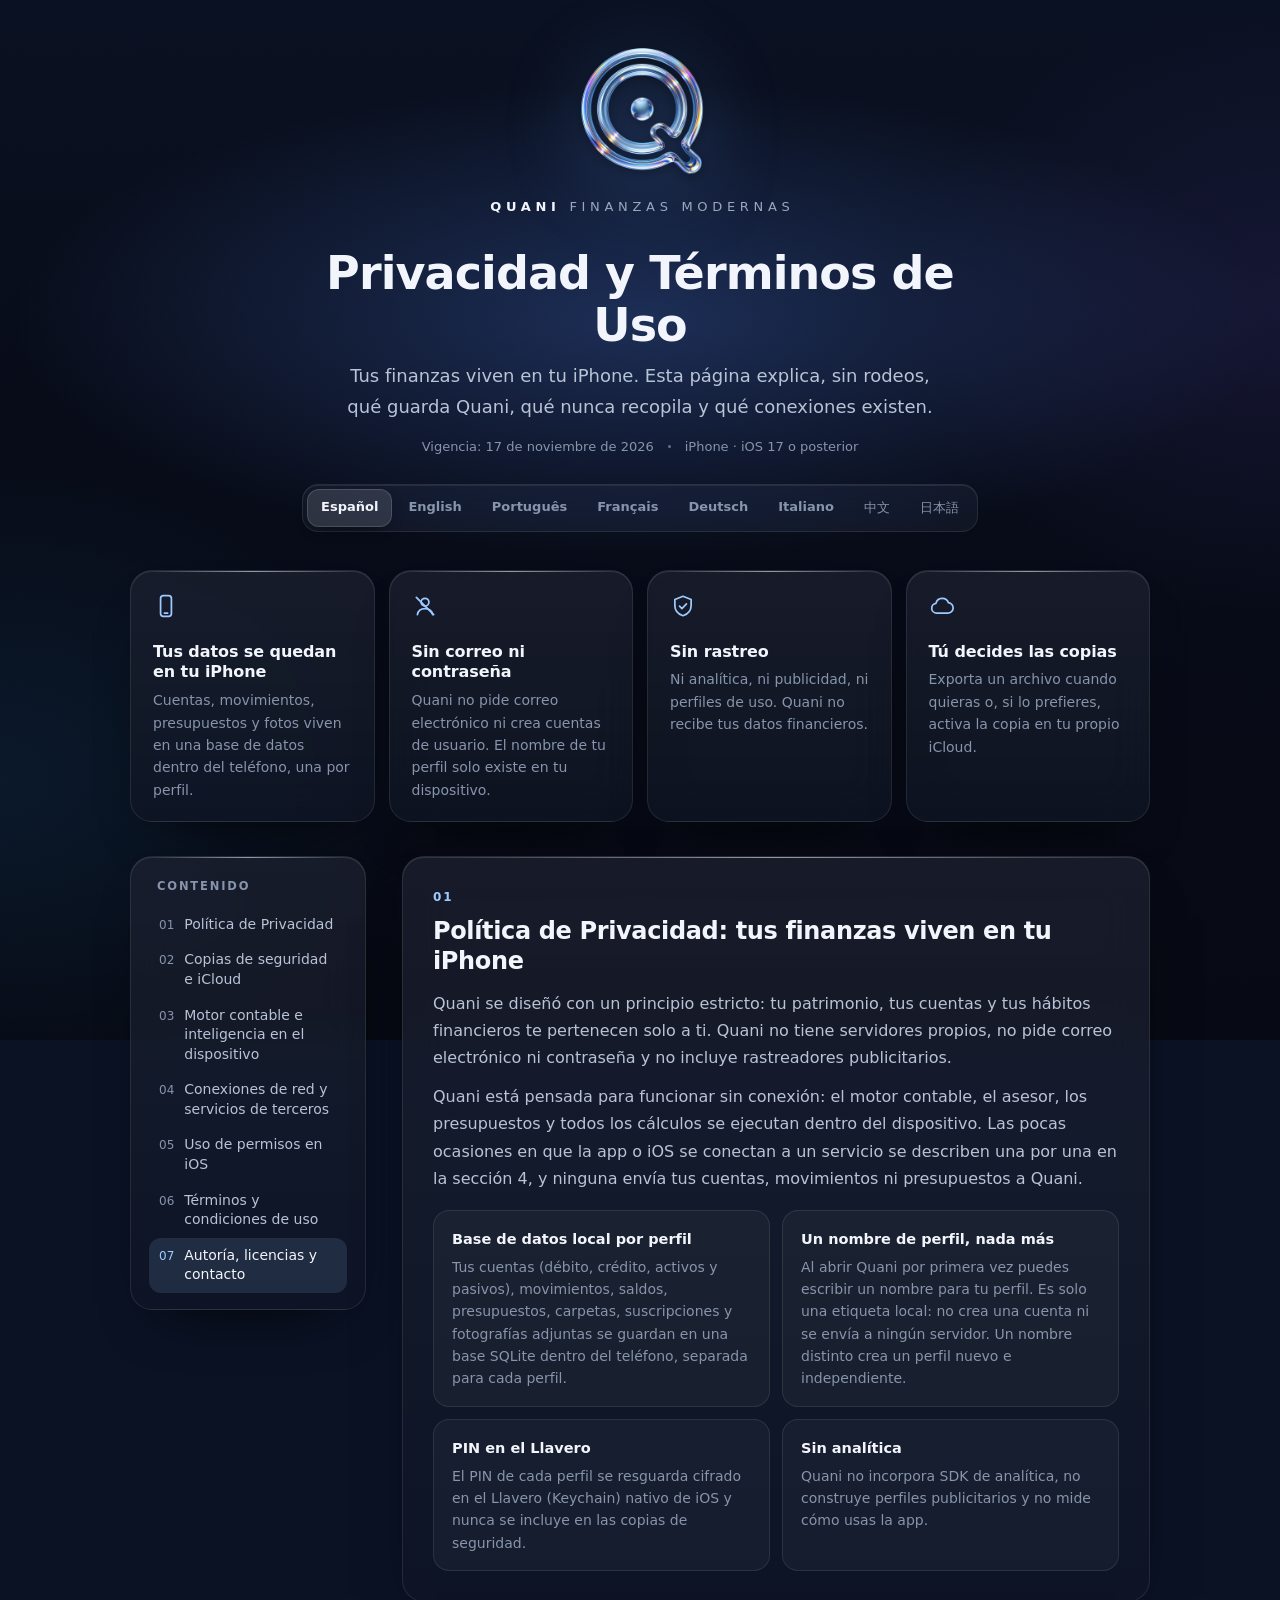
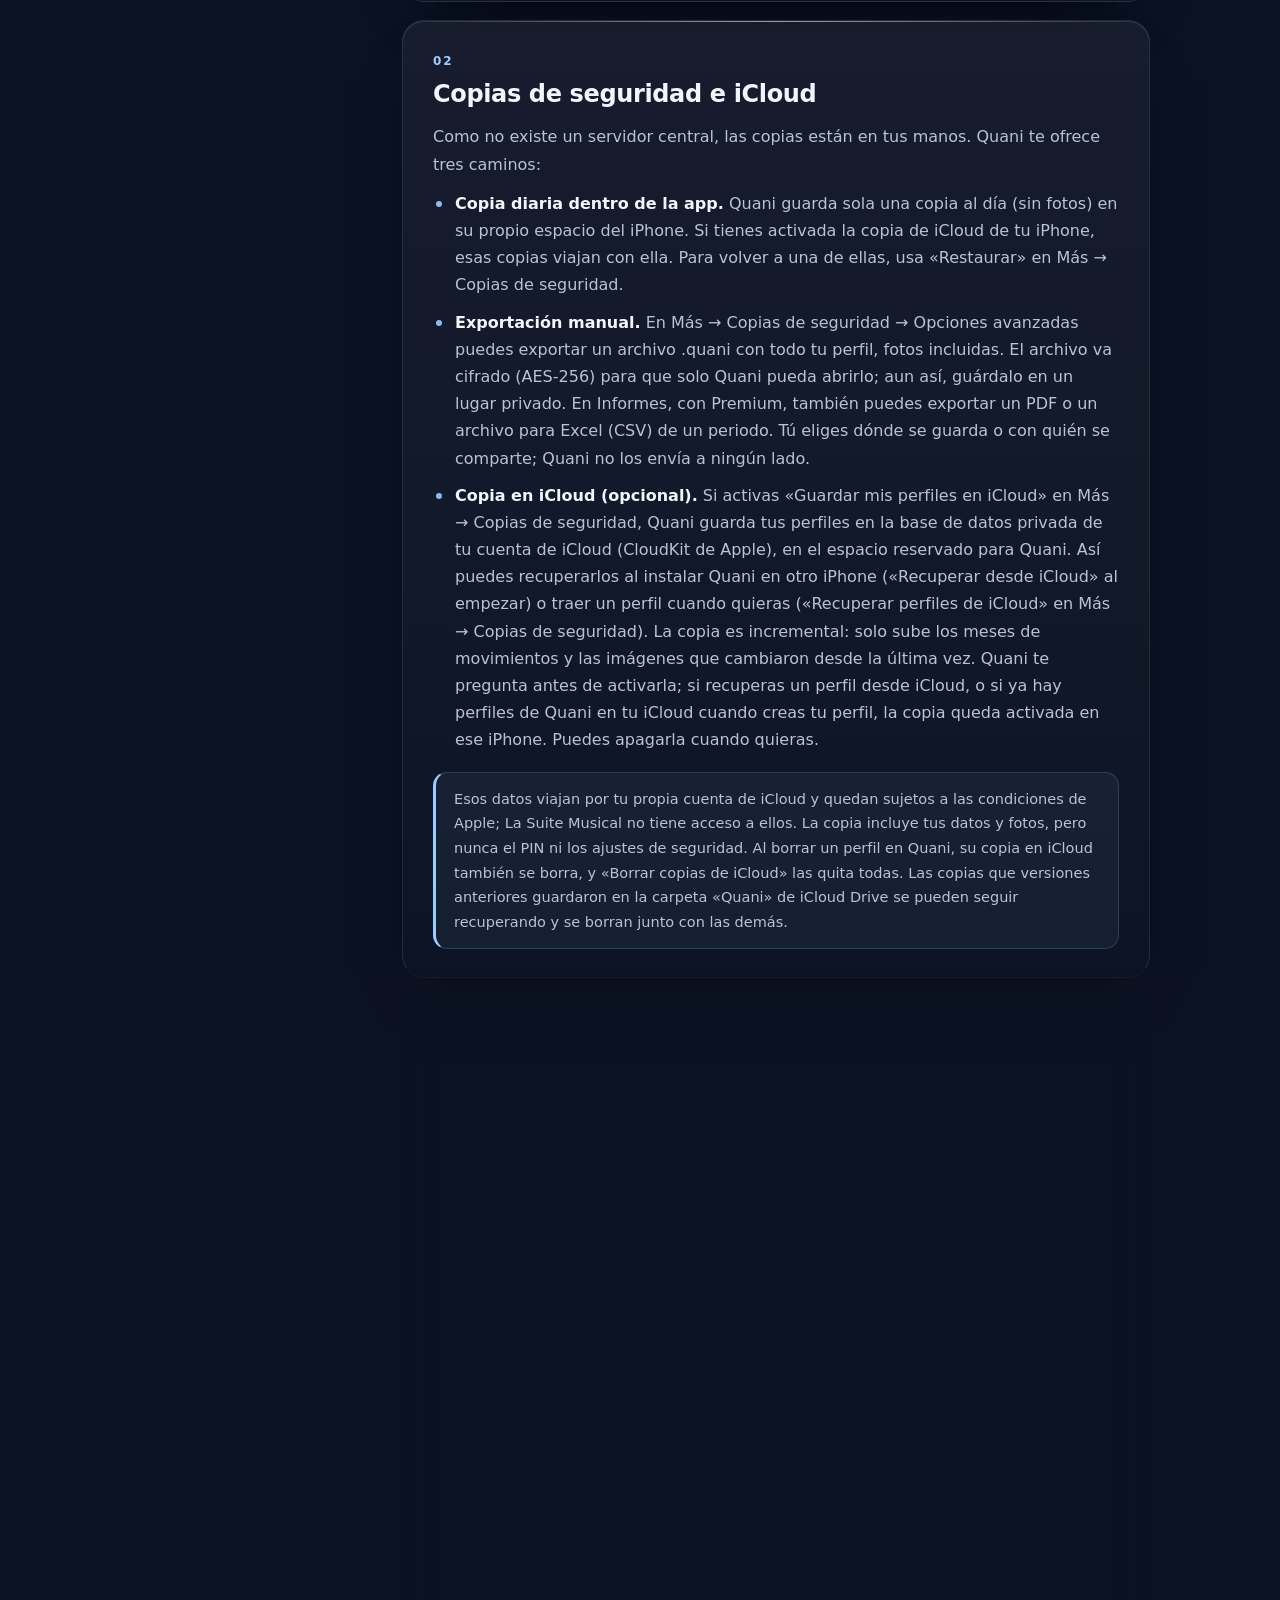
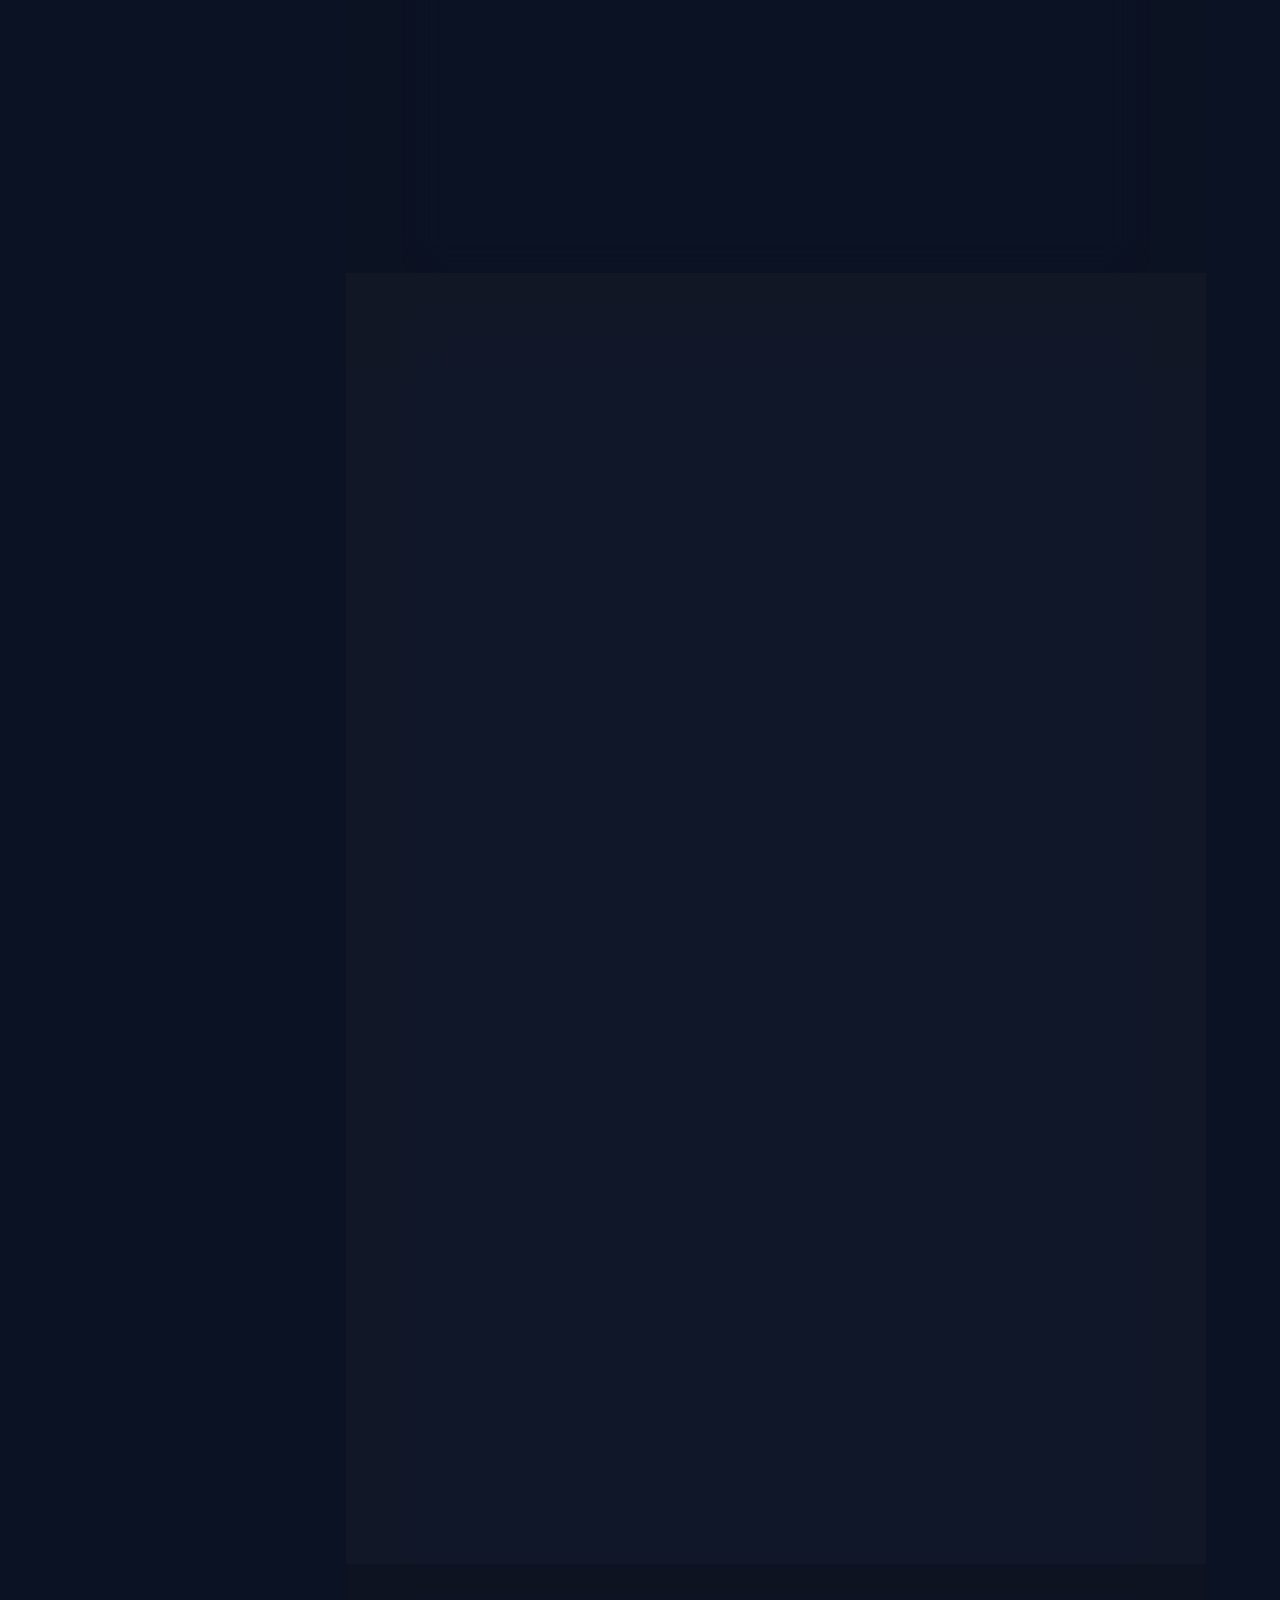
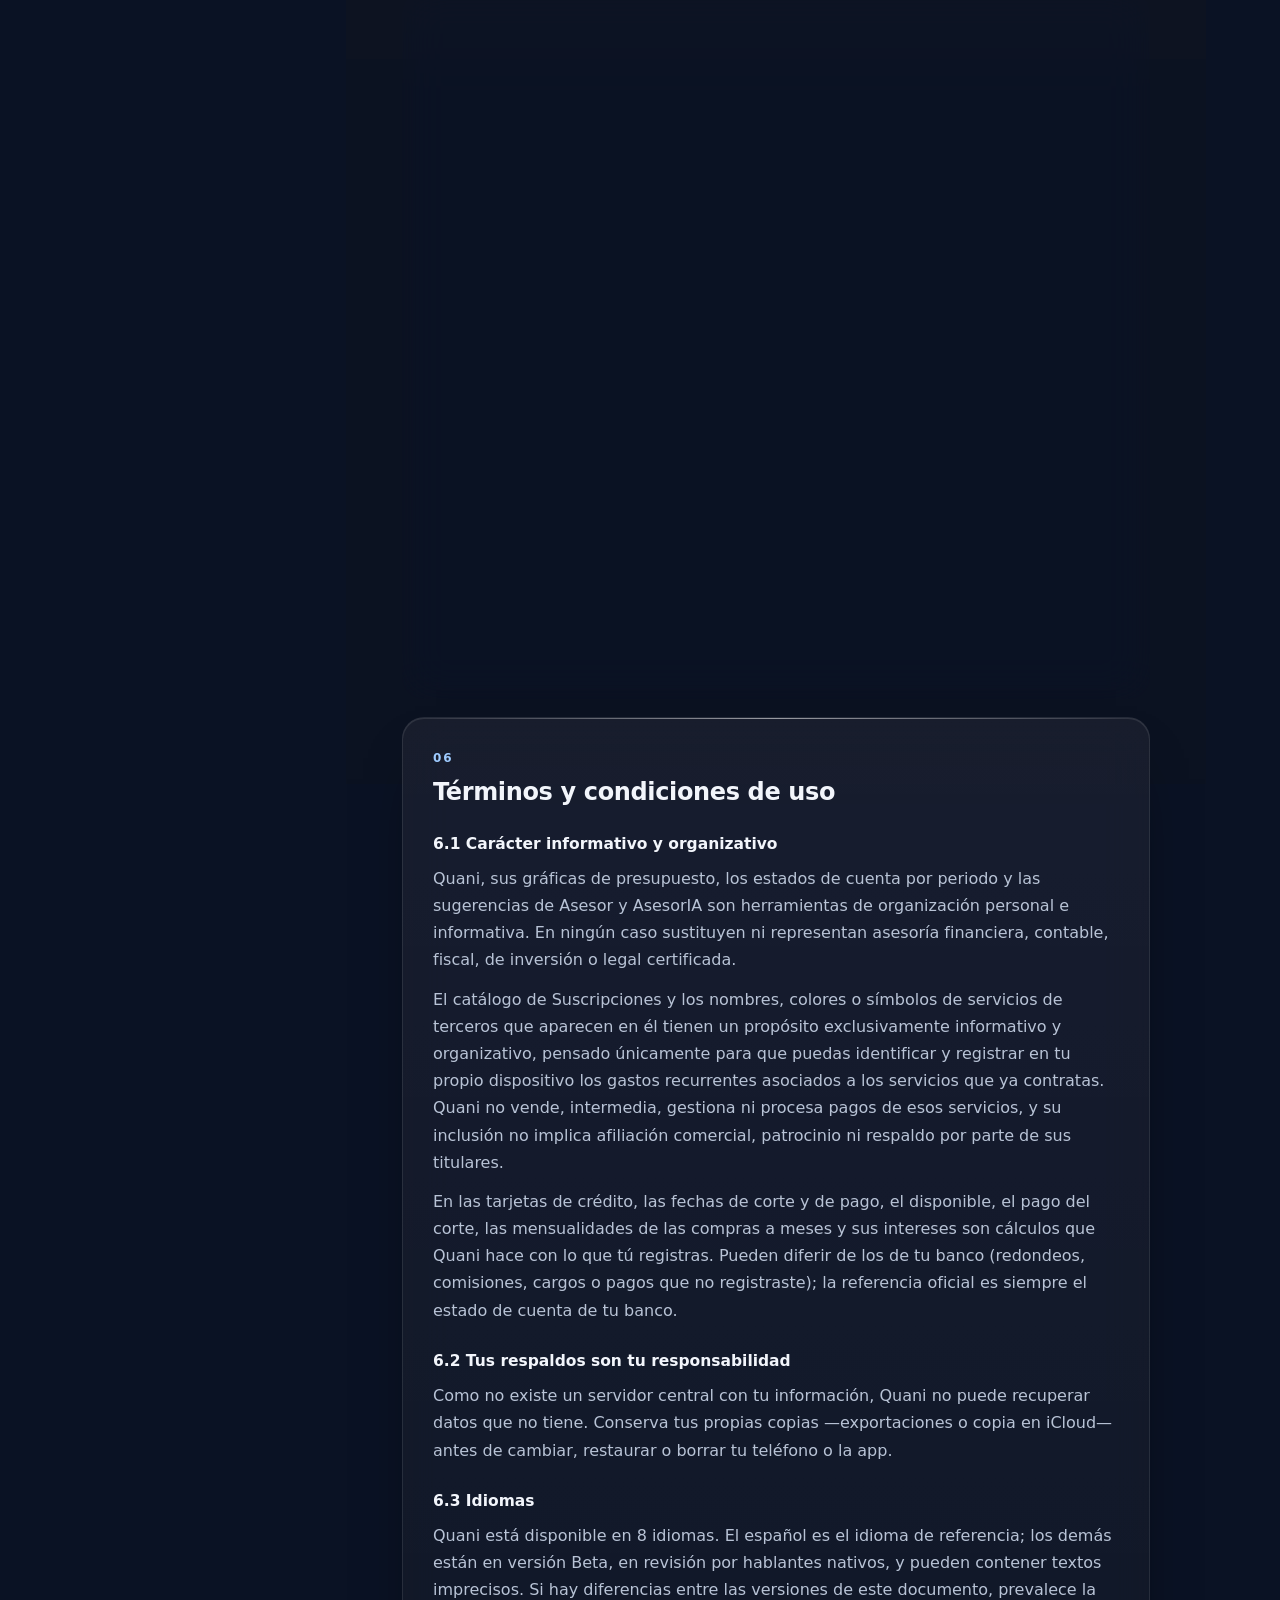
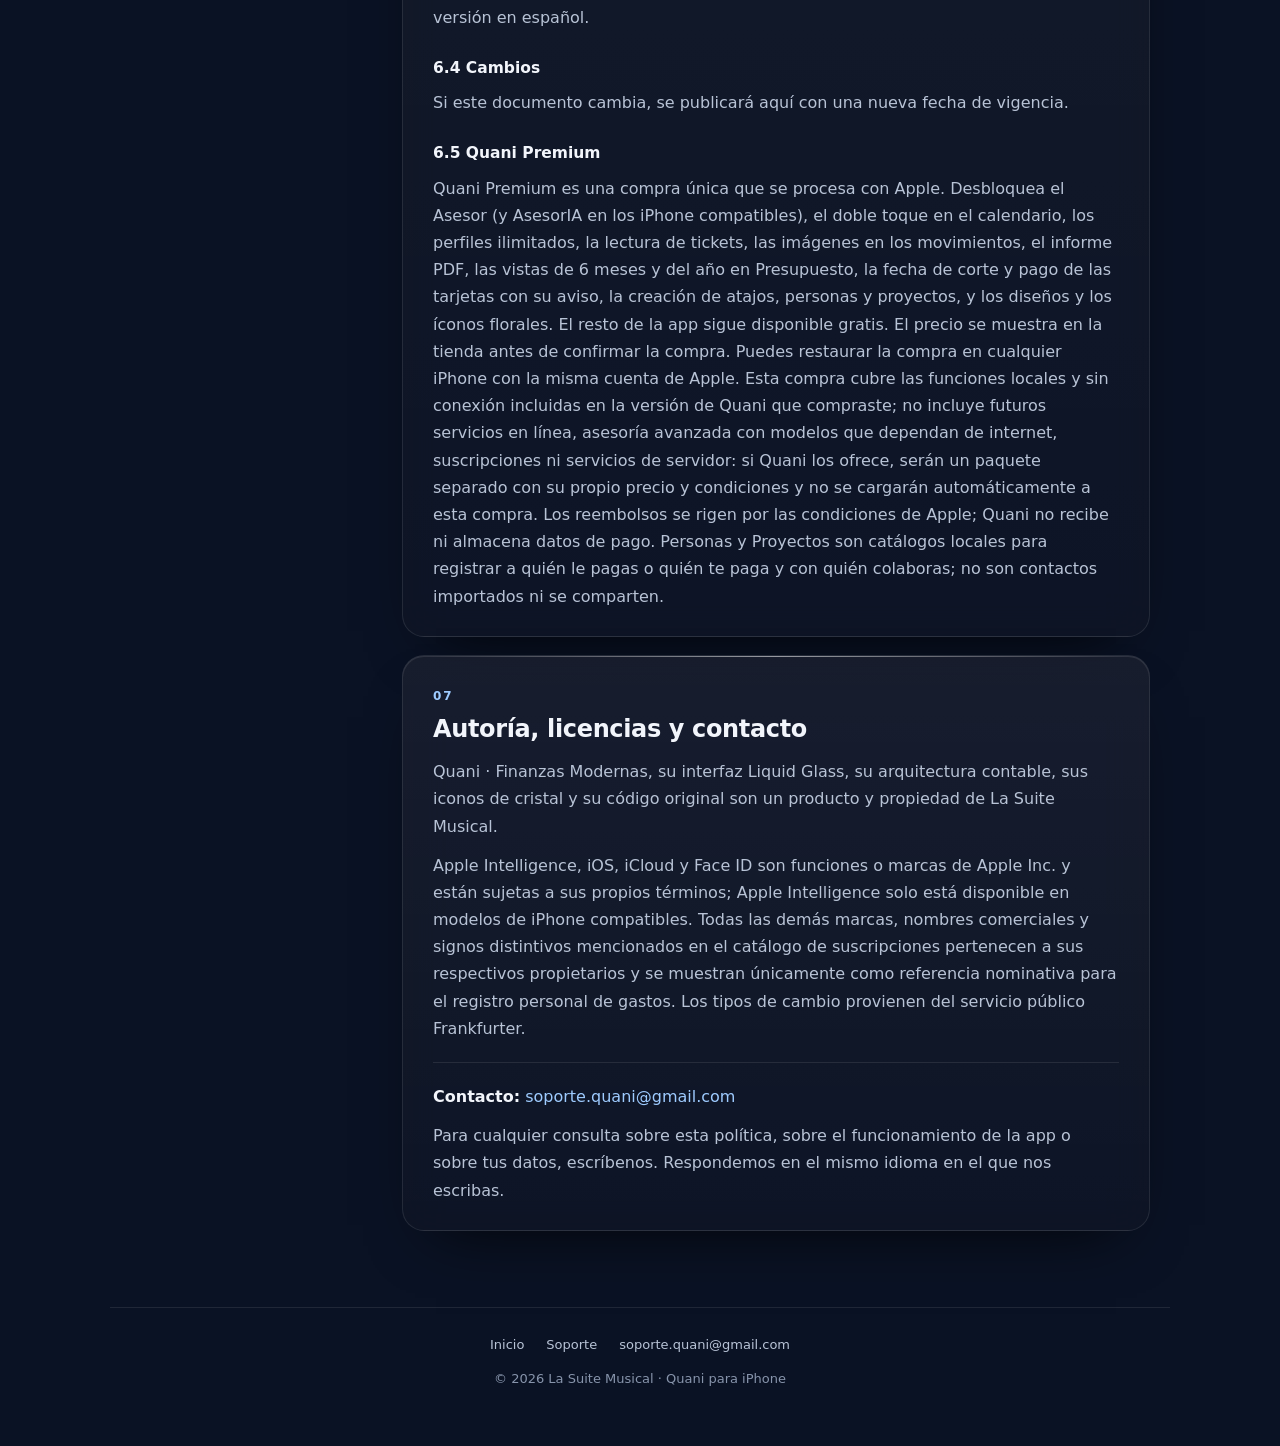
<file: privacidad-y-terminos.html>
<!DOCTYPE html>
<html lang="es">
<head>
<meta charset="utf-8">
<meta name="viewport" content="width=device-width, initial-scale=1, viewport-fit=cover">
<title>Quani · Privacidad y Términos de Uso</title>
<meta name="description" content="Privacidad y Términos de Uso de Quani · Finanzas Modernas, la app de finanzas personales que guarda todo en tu iPhone.">
<meta name="robots" content="index, follow">
<meta name="theme-color" content="#0a1224">
<meta name="color-scheme" content="dark">
<link rel="canonical" href="https://lasuitemusicalrm-ui.github.io/quani-legal/privacidad-y-terminos.html">
<link rel="alternate" hreflang="es" href="https://lasuitemusicalrm-ui.github.io/quani-legal/privacidad-y-terminos.html">
<link rel="alternate" hreflang="en" href="https://lasuitemusicalrm-ui.github.io/quani-legal/privacidad-y-terminos.en.html">
<link rel="alternate" hreflang="pt" href="https://lasuitemusicalrm-ui.github.io/quani-legal/privacidad-y-terminos.pt.html">
<link rel="alternate" hreflang="fr" href="https://lasuitemusicalrm-ui.github.io/quani-legal/privacidad-y-terminos.fr.html">
<link rel="alternate" hreflang="de" href="https://lasuitemusicalrm-ui.github.io/quani-legal/privacidad-y-terminos.de.html">
<link rel="alternate" hreflang="it" href="https://lasuitemusicalrm-ui.github.io/quani-legal/privacidad-y-terminos.it.html">
<link rel="alternate" hreflang="zh" href="https://lasuitemusicalrm-ui.github.io/quani-legal/privacidad-y-terminos.zh.html">
<link rel="alternate" hreflang="ja" href="https://lasuitemusicalrm-ui.github.io/quani-legal/privacidad-y-terminos.ja.html">
<link rel="alternate" hreflang="x-default" href="https://lasuitemusicalrm-ui.github.io/quani-legal/privacidad-y-terminos.html">
<link rel="icon" type="image/png" href="assets/favicon.png">
<link rel="apple-touch-icon" href="assets/apple-touch-icon.png">
<meta property="og:title" content="Quani · Privacidad y Términos de Uso">
<meta property="og:description" content="Privacidad y Términos de Uso de Quani · Finanzas Modernas, la app de finanzas personales que guarda todo en tu iPhone.">
<meta property="og:type" content="website">
<meta property="og:image" content="https://lasuitemusicalrm-ui.github.io/quani-legal/assets/quani-logo.png">
<link rel="stylesheet" href="assets/style.css?v=3">
</head>
<body>
<div class="backdrop" aria-hidden="true"></div>
<main class="page">
<header class="brand">
<a href="index.html" aria-label="Quani · Finanzas Modernas"><picture><source srcset="assets/quani-logo.webp" type="image/webp"><img class="mark" src="assets/quani-logo.png" width="640" height="640" alt="Quani"></picture></a>
<p class="wordmark"><b>Quani</b> <span>Finanzas Modernas</span></p>
</header>
<div class="hero">
<h1>Privacidad y Términos de Uso</h1>
<p class="lead">Tus finanzas viven en tu iPhone. Esta página explica, sin rodeos, qué guarda Quani, qué nunca recopila y qué conexiones existen.</p>
<p class="meta"><span>Vigencia: 17 de noviembre de 2026</span><span>iPhone · iOS 17 o posterior</span></p>
</div>
<nav class="lang" aria-label="Idioma"><a href="privacidad-y-terminos.html" hreflang="es" lang="es" aria-current="page">Español</a><a href="privacidad-y-terminos.en.html" hreflang="en" lang="en">English</a><a href="privacidad-y-terminos.pt.html" hreflang="pt" lang="pt">Português</a><a href="privacidad-y-terminos.fr.html" hreflang="fr" lang="fr">Français</a><a href="privacidad-y-terminos.de.html" hreflang="de" lang="de">Deutsch</a><a href="privacidad-y-terminos.it.html" hreflang="it" lang="it">Italiano</a><a href="privacidad-y-terminos.zh.html" hreflang="zh" lang="zh-Hans">中文</a><a href="privacidad-y-terminos.ja.html" hreflang="ja" lang="ja">日本語</a></nav>
<div class="summary"><div class="tile"><svg viewBox="0 0 24 24" aria-hidden="true"><rect x="7" y="2.5" width="10" height="19" rx="2.6"/><path d="M10.5 18.5h3"/></svg><h2>Tus datos se quedan en tu iPhone</h2><p>Cuentas, movimientos, presupuestos y fotos viven en una base de datos dentro del teléfono, una por perfil.</p></div><div class="tile"><svg viewBox="0 0 24 24" aria-hidden="true"><circle cx="12" cy="8.5" r="3.6"/><path d="M5 20c.6-3.6 3.4-5.6 7-5.6s6.4 2 7 5.6"/><path d="M4 4l16 16"/></svg><h2>Sin correo ni contraseña</h2><p>Quani no pide correo electrónico ni crea cuentas de usuario. El nombre de tu perfil solo existe en tu dispositivo.</p></div><div class="tile"><svg viewBox="0 0 24 24" aria-hidden="true"><path d="M12 3l7.5 3v5.6c0 4.4-3 8-7.5 9.4-4.5-1.4-7.5-5-7.5-9.4V6z"/><path d="M8.8 12.2l2.2 2.2 4.2-4.4"/></svg><h2>Sin rastreo</h2><p>Ni analítica, ni publicidad, ni perfiles de uso. Quani no recibe tus datos financieros.</p></div><div class="tile"><svg viewBox="0 0 24 24" aria-hidden="true"><path d="M7 18.5a4.5 4.5 0 01-.6-8.96A6 6 0 0117.9 8.9 4.8 4.8 0 0117 18.5z"/></svg><h2>Tú decides las copias</h2><p>Exporta un archivo cuando quieras o, si lo prefieres, activa la copia en tu propio iCloud.</p></div></div>
<div class="layout">
<nav class="toc" aria-label="Contenido"><h2>Contenido</h2><ol><li><a href="#privacidad">Política de Privacidad</a></li><li><a href="#copias">Copias de seguridad e iCloud</a></li><li><a href="#ia">Motor contable e inteligencia en el dispositivo</a></li><li><a href="#red">Conexiones de red y servicios de terceros</a></li><li><a href="#permisos">Uso de permisos en iOS</a></li><li><a href="#terminos">Términos y condiciones de uso</a></li><li><a href="#contacto">Autoría, licencias y contacto</a></li></ol></nav>
<div class="stack">
<section class="card" id="privacidad"><span class="num">01</span><h2>Política de Privacidad: tus finanzas viven en tu iPhone</h2><p>Quani se diseñó con un principio estricto: tu patrimonio, tus cuentas y tus hábitos financieros te pertenecen solo a ti. Quani no tiene servidores propios, no pide correo electrónico ni contraseña y no incluye rastreadores publicitarios.</p><p>Quani está pensada para funcionar sin conexión: el motor contable, el asesor, los presupuestos y todos los cálculos se ejecutan dentro del dispositivo. Las pocas ocasiones en que la app o iOS se conectan a un servicio se describen una por una en la sección 4, y ninguna envía tus cuentas, movimientos ni presupuestos a Quani.</p><div class="facts"><div class="fact"><b>Base de datos local por perfil</b><span>Tus cuentas (débito, crédito, activos y pasivos), movimientos, saldos, presupuestos, carpetas, suscripciones y fotografías adjuntas se guardan en una base SQLite dentro del teléfono, separada para cada perfil.</span></div><div class="fact"><b>Un nombre de perfil, nada más</b><span>Al abrir Quani por primera vez puedes escribir un nombre para tu perfil. Es solo una etiqueta local: no crea una cuenta ni se envía a ningún servidor. Un nombre distinto crea un perfil nuevo e independiente.</span></div><div class="fact"><b>PIN en el Llavero</b><span>El PIN de cada perfil se resguarda cifrado en el Llavero (Keychain) nativo de iOS y nunca se incluye en las copias de seguridad.</span></div><div class="fact"><b>Sin analítica</b><span>Quani no incorpora SDK de analítica, no construye perfiles publicitarios y no mide cómo usas la app.</span></div></div></section>
<section class="card" id="copias"><span class="num">02</span><h2>Copias de seguridad e iCloud</h2><p>Como no existe un servidor central, las copias están en tus manos. Quani te ofrece tres caminos:</p><ul><li><strong>Copia diaria dentro de la app.</strong> Quani guarda sola una copia al día (sin fotos) en su propio espacio del iPhone. Si tienes activada la copia de iCloud de tu iPhone, esas copias viajan con ella. Para volver a una de ellas, usa «Restaurar» en Más → Copias de seguridad.</li><li><strong>Exportación manual.</strong> En Más → Copias de seguridad → Opciones avanzadas puedes exportar un archivo .quani con todo tu perfil, fotos incluidas. El archivo va cifrado (AES-256) para que solo Quani pueda abrirlo; aun así, guárdalo en un lugar privado. En Informes, con Premium, también puedes exportar un PDF o un archivo para Excel (CSV) de un periodo. Tú eliges dónde se guarda o con quién se comparte; Quani no los envía a ningún lado.</li><li><strong>Copia en iCloud (opcional).</strong> Si activas «Guardar mis perfiles en iCloud» en Más → Copias de seguridad, Quani guarda tus perfiles en la base de datos privada de tu cuenta de iCloud (CloudKit de Apple), en el espacio reservado para Quani. Así puedes recuperarlos al instalar Quani en otro iPhone («Recuperar desde iCloud» al empezar) o traer un perfil cuando quieras («Recuperar perfiles de iCloud» en Más → Copias de seguridad). La copia es incremental: solo sube los meses de movimientos y las imágenes que cambiaron desde la última vez. Quani te pregunta antes de activarla; si recuperas un perfil desde iCloud, o si ya hay perfiles de Quani en tu iCloud cuando creas tu perfil, la copia queda activada en ese iPhone. Puedes apagarla cuando quieras.</li></ul><div class="note">Esos datos viajan por tu propia cuenta de iCloud y quedan sujetos a las condiciones de Apple; La Suite Musical no tiene acceso a ellos. La copia incluye tus datos y fotos, pero nunca el PIN ni los ajustes de seguridad. Al borrar un perfil en Quani, su copia en iCloud también se borra, y «Borrar copias de iCloud» las quita todas. Las copias que versiones anteriores guardaron en la carpeta «Quani» de iCloud Drive se pueden seguir recuperando y se borran junto con las demás.</div></section>
<section class="card" id="ia"><span class="num">03</span><h2>Motor contable e inteligencia en el dispositivo</h2><p>Consultas, diagnósticos de liquidez, comparativas anuales y planes de ahorro se procesan dentro de tu teléfono, sin enviar tus estados de cuenta a servicios externos.</p><h3>3.1 Asesor: motor determinista</h3><p>Es el motor principal de Quani y funciona en todos los iPhone compatibles, también sin conexión. Calcula tus saldos reales, la deuda acumulada tras cada movimiento, las proyecciones del calendario y las prioridades financieras directamente sobre tu base de datos local. Ningún modelo generativo puede alterar ni inventar cifras contables.</p><h3>3.2 AsesorIA: depende de tu iPhone</h3><p>AsesorIA es una capa de conversación opcional. Su funcionamiento depende de tu teléfono:</p><ul><li><strong>iPhone 15 Pro o posterior, con iOS 26 o posterior y Apple Intelligence activado:</strong> AsesorIA conversa con el modelo integrado en iOS, que se ejecuta en tu dispositivo y no descarga archivos adicionales. Las cifras salen siempre del motor de Quani, no del modelo.</li><li><strong>Lectura de tickets:</strong> la lectura automática del texto impreso usa Apple Vision en cualquier iPhone con iOS 17 o posterior; la imagen y el texto se procesan en el teléfono y no se envían a ningún servicio. En un iPhone 15 Pro o posterior con iOS 27 y Apple Intelligence activo, AsesorIA puede además interpretar la imagen con el modelo del sistema.</li><li><strong>En cualquier otro caso:</strong> el Asesor responde con el motor determinista y la foto de un ticket se queda en tu teléfono para que captures el total a mano. Quani no descarga ningún modelo de lenguaje.</li></ul></section>
<section class="card" id="red"><span class="num">04</span><h2>Conexiones de red y servicios de terceros</h2><p>Quani no tiene servidor propio. Estas son todas las conexiones que la app, o iOS en su nombre, puede realizar, y cuándo ocurren:</p><div class="rows"><div class="row"><h3>Catálogo de divisas — api.frankfurter.dev</h3><span class="when">Al abrir la lista de monedas y, si tienes cuentas en otra moneda, cada pocas horas</span><p>La app pide a este servicio público la lista de divisas y los tipos de cambio del día. Envía únicamente el código de tu moneda base (por ejemplo, MXN). Si tienes cuentas en otra moneda, la app actualiza los tipos de cambio sola cada unas 6 horas para mostrarte su equivalente en tu moneda principal; esas cifras son orientativas. Como en cualquier conexión a internet, el servicio ve la dirección IP. No incluye cuentas, movimientos, fotos ni identificadores de tu dispositivo.</p></div><div class="row"><h3>Dictado por voz — Apple</h3><span class="when">Solo cuando dictas</span><p>Usa el reconocimiento de voz de iOS. Según el idioma y los ajustes de tu iPhone, el sistema puede reconocer la voz en el dispositivo o recurrir a los servidores de Apple. Lo que dictas se convierte en un borrador editable dentro de Quani y la app no lo retransmite.</p></div><div class="row"><h3>iCloud — Apple</h3><span class="when">Solo si activas la copia en iCloud o recuperas un perfil</span><p>Tus perfiles viajan a la base de datos privada de tu cuenta de iCloud (CloudKit) mediante los servicios de Apple; las copias de versiones anteriores pueden estar en iCloud Drive. Quani y La Suite Musical no reciben esos datos.</p></div><div class="row"><h3>Compras — App Store (Apple)</h3><span class="when">Solo al ver, comprar, restaurar o comprobar Quani Premium</span><p>La compra la procesa Apple con StoreKit. Quani solo sabe por iOS si Premium está activo en tu cuenta de Apple; nunca recibe tus datos de pago.</p></div><div class="row"><h3>Este sitio web — GitHub Pages</h3><span class="when">Solo al abrir esta página o la de soporte</span><p>El sitio está alojado en GitHub Pages, que puede registrar visitas según su propia política. Este sitio no usa cookies ni analítica.</p></div></div><ul><li>Los recordatorios de pagos y compromisos se programan localmente en el teléfono; no hay servidor de notificaciones push. Cada perfil elige con cuántos días de antelación y a qué hora avisar (o no avisar), y esa elección se queda en el teléfono.</li><li>No se envían datos financieros, fotografías, conversaciones con el asesor, identificadores de dispositivo ni datos de ubicación a ningún servicio de Quani.</li></ul></section>
<section class="card" id="permisos"><span class="num">05</span><h2>Uso de permisos en iOS</h2><ul><li><strong>Micrófono y Reconocimiento de voz:</strong> se activan solo al usar el dictado o el doble toque en el calendario para convertir tu voz en borradores editables de movimientos, presupuestos o mensajes del asesor.</li><li><strong>Cámara y Fototeca:</strong> se usan solo cuando eliges fotografiar un comprobante, adjuntar imágenes a un movimiento o poner una foto a tu perfil o a un icono.</li><li><strong>Face ID:</strong> es opcional y viene apagado de fábrica. La verificación la hace iOS; Quani nunca accede a datos biométricos.</li><li><strong>Notificaciones:</strong> recordatorios locales de pagos y compromisos, programados por el propio teléfono. En cada perfil eliges con cuánta antelación y a qué hora recibir el aviso, o desactivarlo. Si lo permites, la app también muestra en su icono el número de pendientes (insignia). Es opcional: puedes negar el permiso en Ajustes de iOS y Quani seguirá funcionando.</li><li><strong>iCloud:</strong> solo si activas la copia en iCloud Drive; tu cuenta de Apple la gestiona en Ajustes.</li><li><strong>Sensores de movimiento:</strong> algunas apariencias usan el giroscopio del iPhone para mover un poco el fondo al inclinar el teléfono. Las lecturas se usan al momento y no se guardan ni se envían; el sensor se apaga cuando la app pasa a segundo plano o cuando no tocas la pantalla durante un rato. iOS no pide permiso para esto.</li></ul></section>
<section class="card" id="terminos"><span class="num">06</span><h2>Términos y condiciones de uso</h2><h3>6.1 Carácter informativo y organizativo</h3><p>Quani, sus gráficas de presupuesto, los estados de cuenta por periodo y las sugerencias de Asesor y AsesorIA son herramientas de organización personal e informativa. En ningún caso sustituyen ni representan asesoría financiera, contable, fiscal, de inversión o legal certificada.</p><p>El catálogo de Suscripciones y los nombres, colores o símbolos de servicios de terceros que aparecen en él tienen un propósito exclusivamente informativo y organizativo, pensado únicamente para que puedas identificar y registrar en tu propio dispositivo los gastos recurrentes asociados a los servicios que ya contratas. Quani no vende, intermedia, gestiona ni procesa pagos de esos servicios, y su inclusión no implica afiliación comercial, patrocinio ni respaldo por parte de sus titulares.</p><p>En las tarjetas de crédito, las fechas de corte y de pago, el disponible, el pago del corte, las mensualidades de las compras a meses y sus intereses son cálculos que Quani hace con lo que tú registras. Pueden diferir de los de tu banco (redondeos, comisiones, cargos o pagos que no registraste); la referencia oficial es siempre el estado de cuenta de tu banco.</p><h3>6.2 Tus respaldos son tu responsabilidad</h3><p>Como no existe un servidor central con tu información, Quani no puede recuperar datos que no tiene. Conserva tus propias copias —exportaciones o copia en iCloud— antes de cambiar, restaurar o borrar tu teléfono o la app.</p><h3>6.3 Idiomas</h3><p>Quani está disponible en 8 idiomas. El español es el idioma de referencia; los demás están en versión Beta, en revisión por hablantes nativos, y pueden contener textos imprecisos. Si hay diferencias entre las versiones de este documento, prevalece la versión en español.</p><h3>6.4 Cambios</h3><p>Si este documento cambia, se publicará aquí con una nueva fecha de vigencia.</p><h3>6.5 Quani Premium</h3><p>Quani Premium es una compra única que se procesa con Apple. Desbloquea el Asesor (y AsesorIA en los iPhone compatibles), el doble toque en el calendario, los perfiles ilimitados, la lectura de tickets, las imágenes en los movimientos, el informe PDF, las vistas de 6 meses y del año en Presupuesto, la fecha de corte y pago de las tarjetas con su aviso, la creación de atajos, personas y proyectos, y los diseños y los íconos florales. El resto de la app sigue disponible gratis. El precio se muestra en la tienda antes de confirmar la compra. Puedes restaurar la compra en cualquier iPhone con la misma cuenta de Apple. Esta compra cubre las funciones locales y sin conexión incluidas en la versión de Quani que compraste; no incluye futuros servicios en línea, asesoría avanzada con modelos que dependan de internet, suscripciones ni servicios de servidor: si Quani los ofrece, serán un paquete separado con su propio precio y condiciones y no se cargarán automáticamente a esta compra. Los reembolsos se rigen por las condiciones de Apple; Quani no recibe ni almacena datos de pago. Personas y Proyectos son catálogos locales para registrar a quién le pagas o quién te paga y con quién colaboras; no son contactos importados ni se comparten.</p></section>
<section class="card" id="contacto"><span class="num">07</span><h2>Autoría, licencias y contacto</h2><p>Quani · Finanzas Modernas, su interfaz Liquid Glass, su arquitectura contable, sus iconos de cristal y su código original son un producto y propiedad de La Suite Musical.</p><p>Apple Intelligence, iOS, iCloud y Face ID son funciones o marcas de Apple Inc. y están sujetas a sus propios términos; Apple Intelligence solo está disponible en modelos de iPhone compatibles. Todas las demás marcas, nombres comerciales y signos distintivos mencionados en el catálogo de suscripciones pertenecen a sus respectivos propietarios y se muestran únicamente como referencia nominativa para el registro personal de gastos. Los tipos de cambio provienen del servicio público Frankfurter.</p><hr><p><strong>Contacto:</strong> <a href="mailto:soporte.quani@gmail.com">soporte.quani@gmail.com</a></p><p>Para cualquier consulta sobre esta política, sobre el funcionamiento de la app o sobre tus datos, escríbenos. Respondemos en el mismo idioma en el que nos escribas.</p></section>
</div>
</div>
</main>
<footer>
<nav><a href="index.html">Inicio</a><a href="soporte.html">Soporte</a><a href="mailto:soporte.quani@gmail.com">soporte.quani@gmail.com</a></nav>
<p>© 2026 La Suite Musical · Quani para iPhone</p>
</footer>
<script>
(function(){try{var links=[].slice.call(document.querySelectorAll('.toc a'));if(!links.length||!('IntersectionObserver'in window))return;
var map={};links.forEach(function(a){map[a.getAttribute('href').slice(1)]=a});
var io=new IntersectionObserver(function(es){es.forEach(function(e){if(e.isIntersecting){links.forEach(function(a){a.classList.remove('on')});var a=map[e.target.id];if(a)a.classList.add('on')}})},{rootMargin:'-20% 0px -70% 0px'});
Object.keys(map).forEach(function(id){var el=document.getElementById(id);if(el)io.observe(el)})}catch(e){}})();
</script>
</body>
</html>
</file>
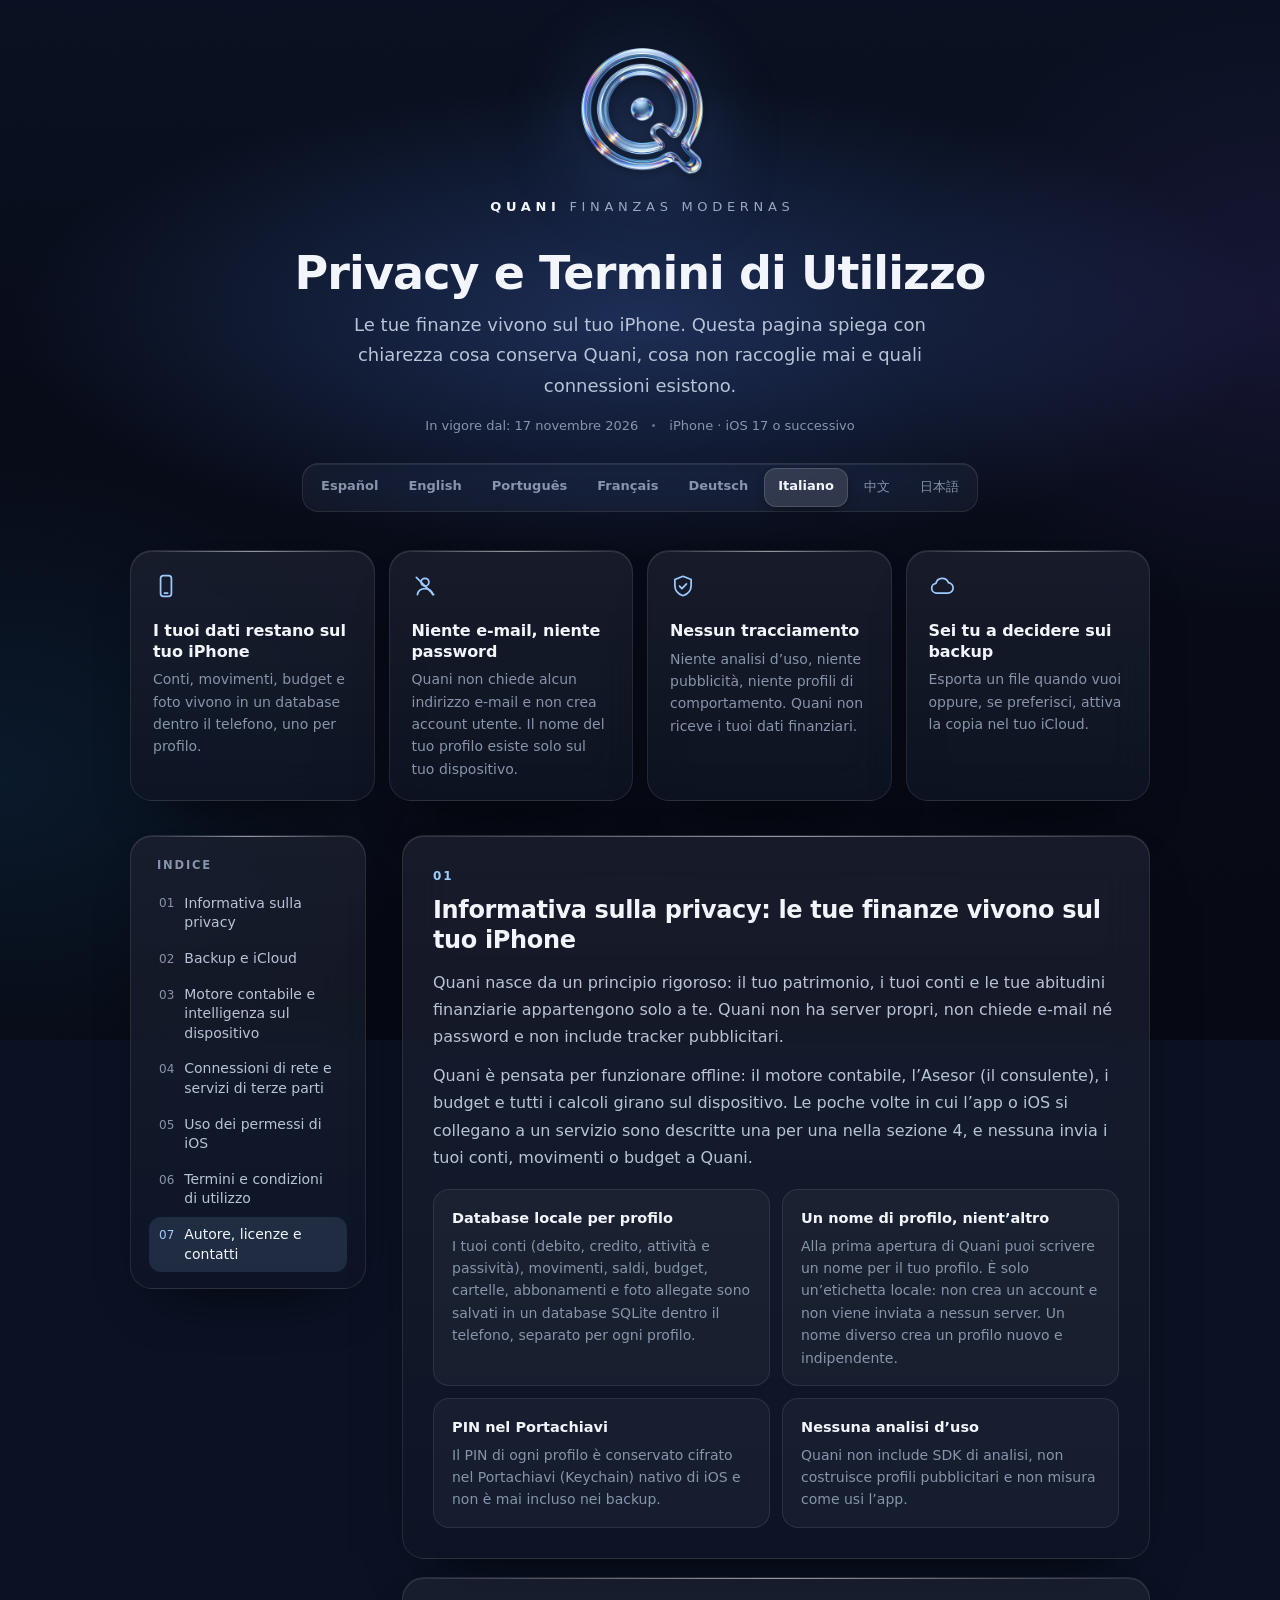
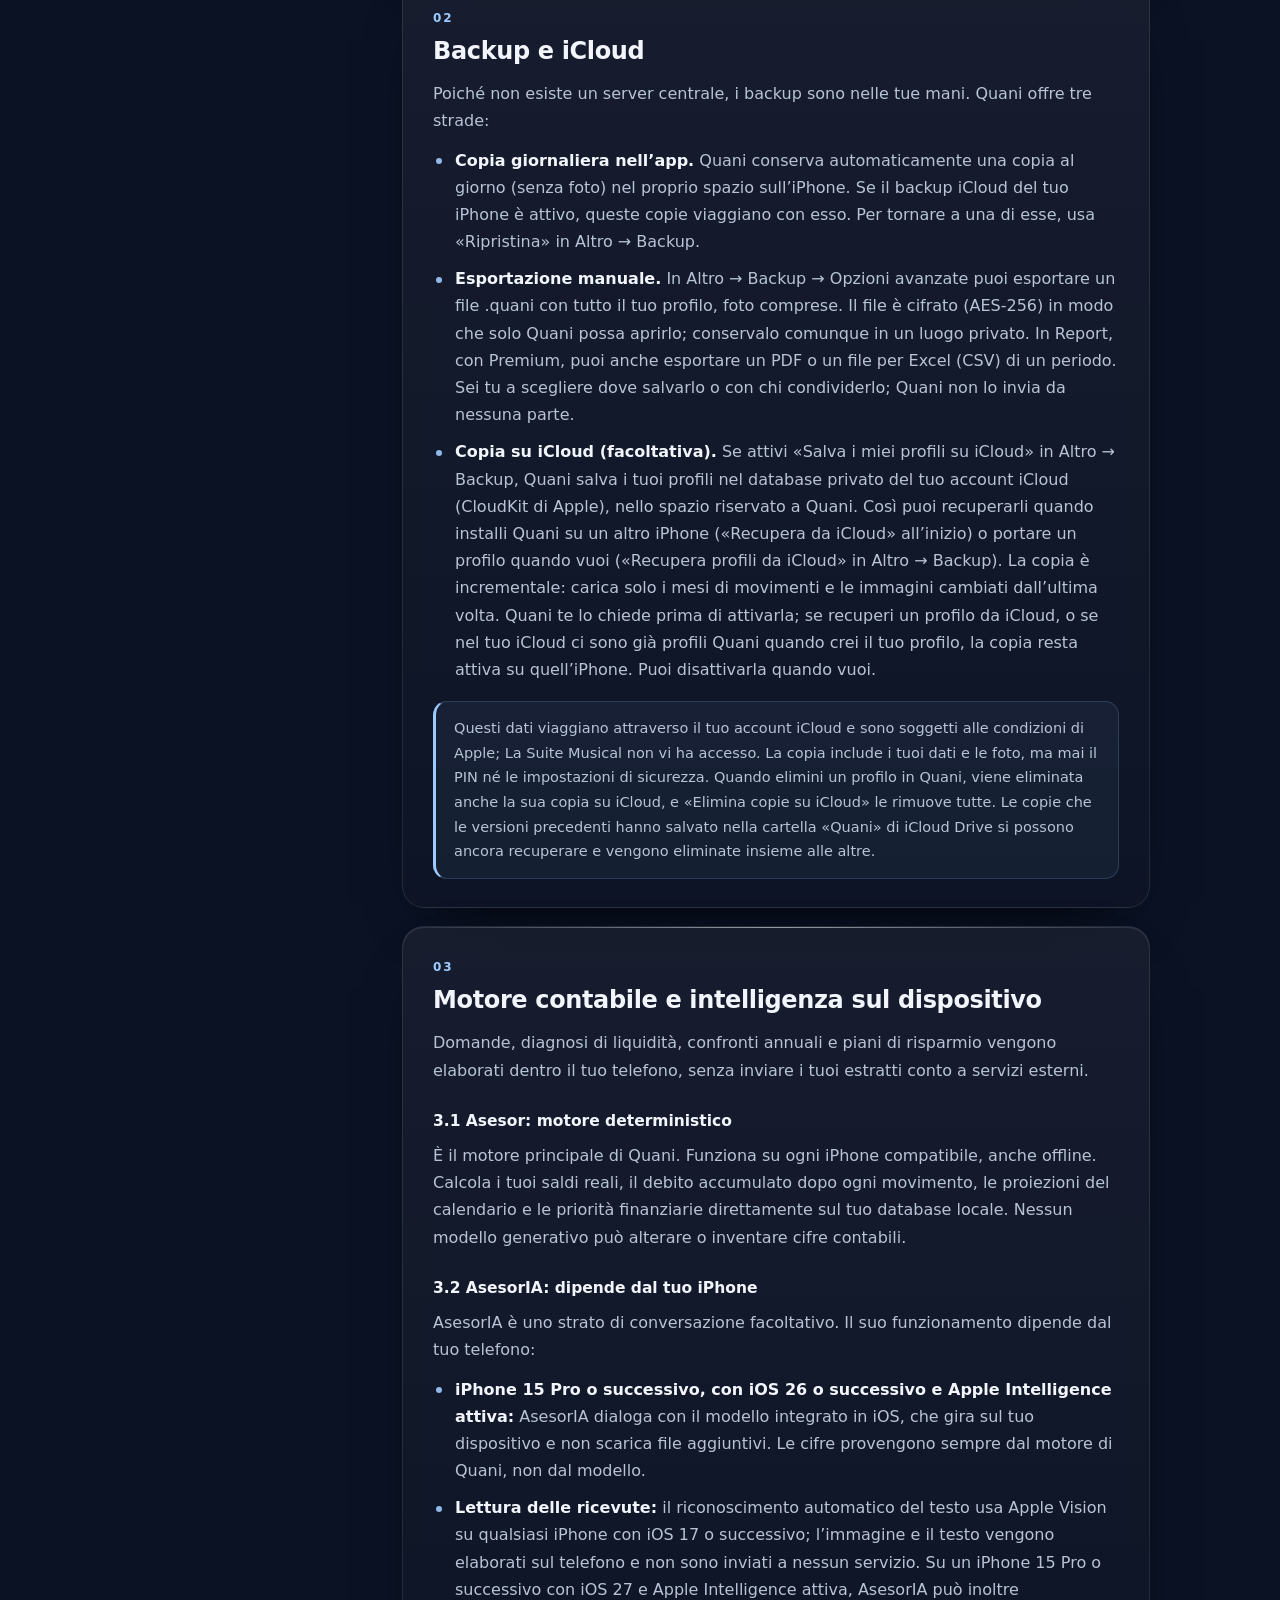
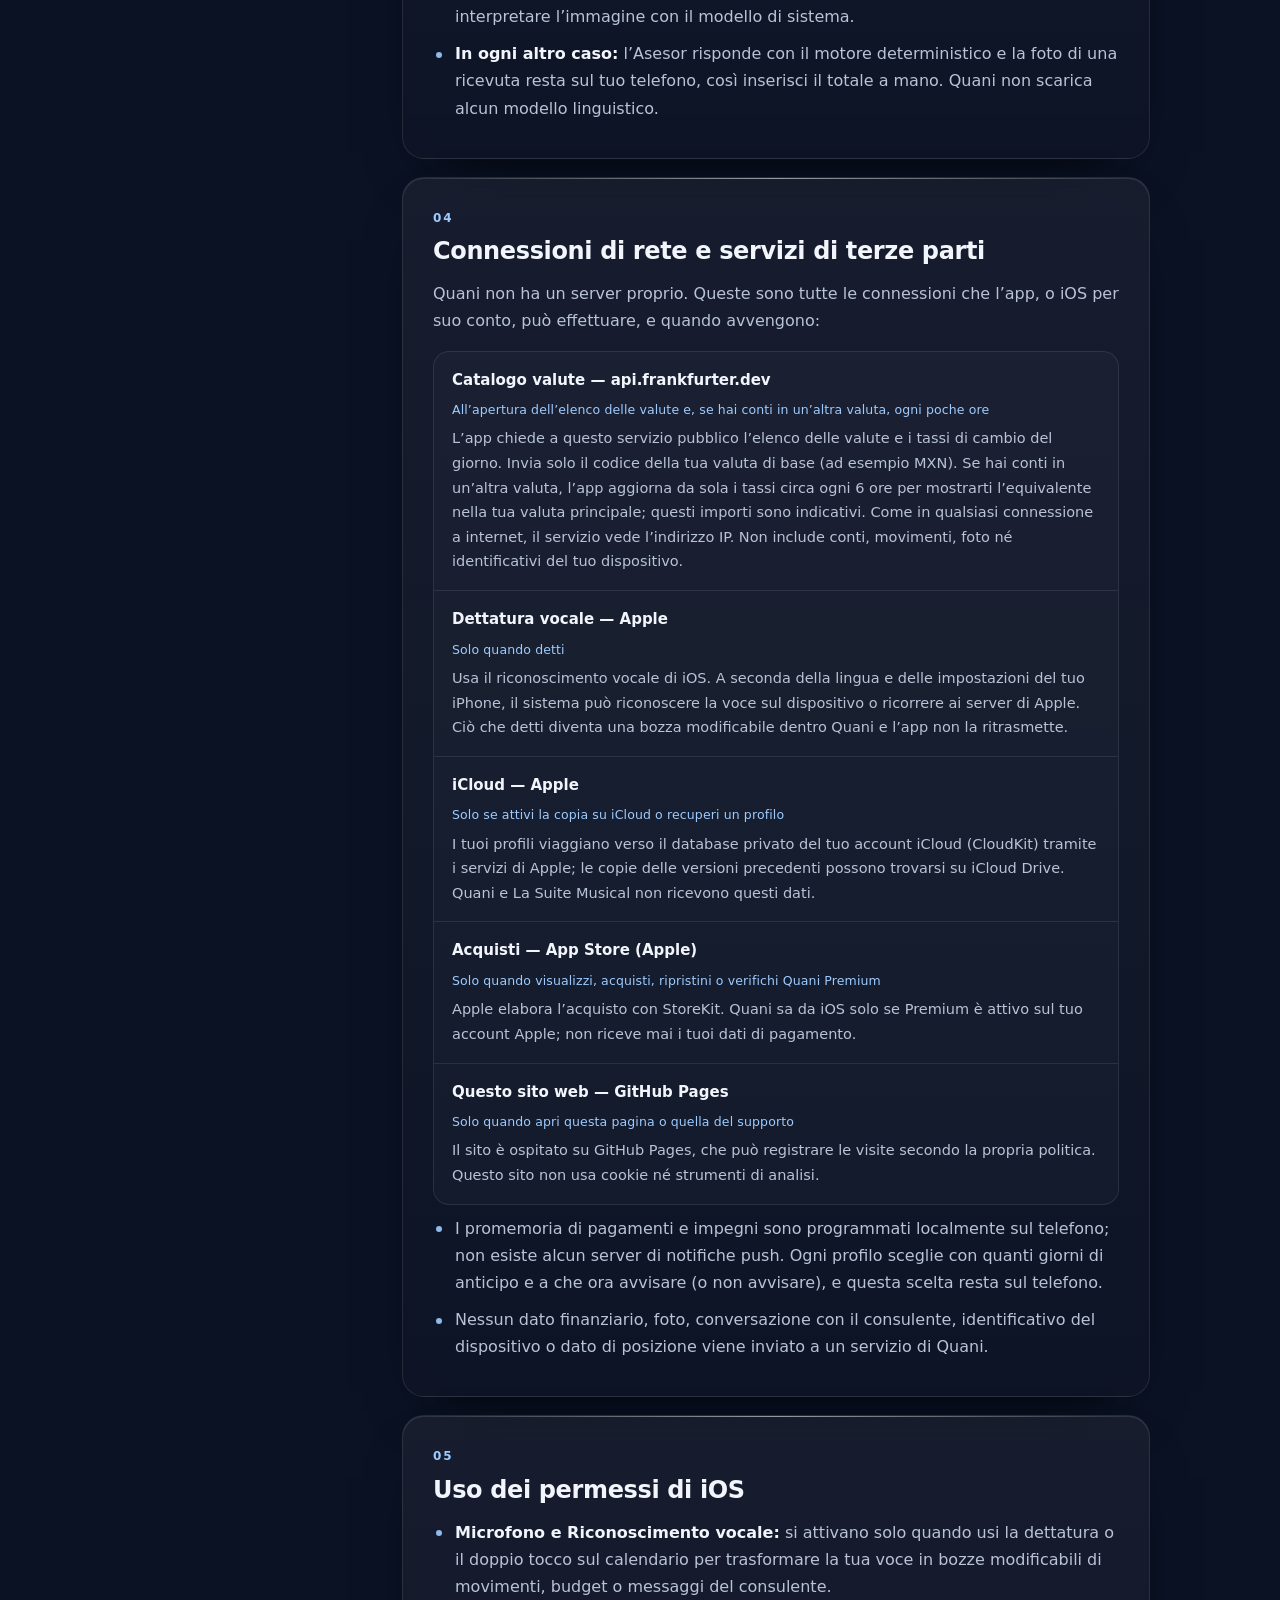
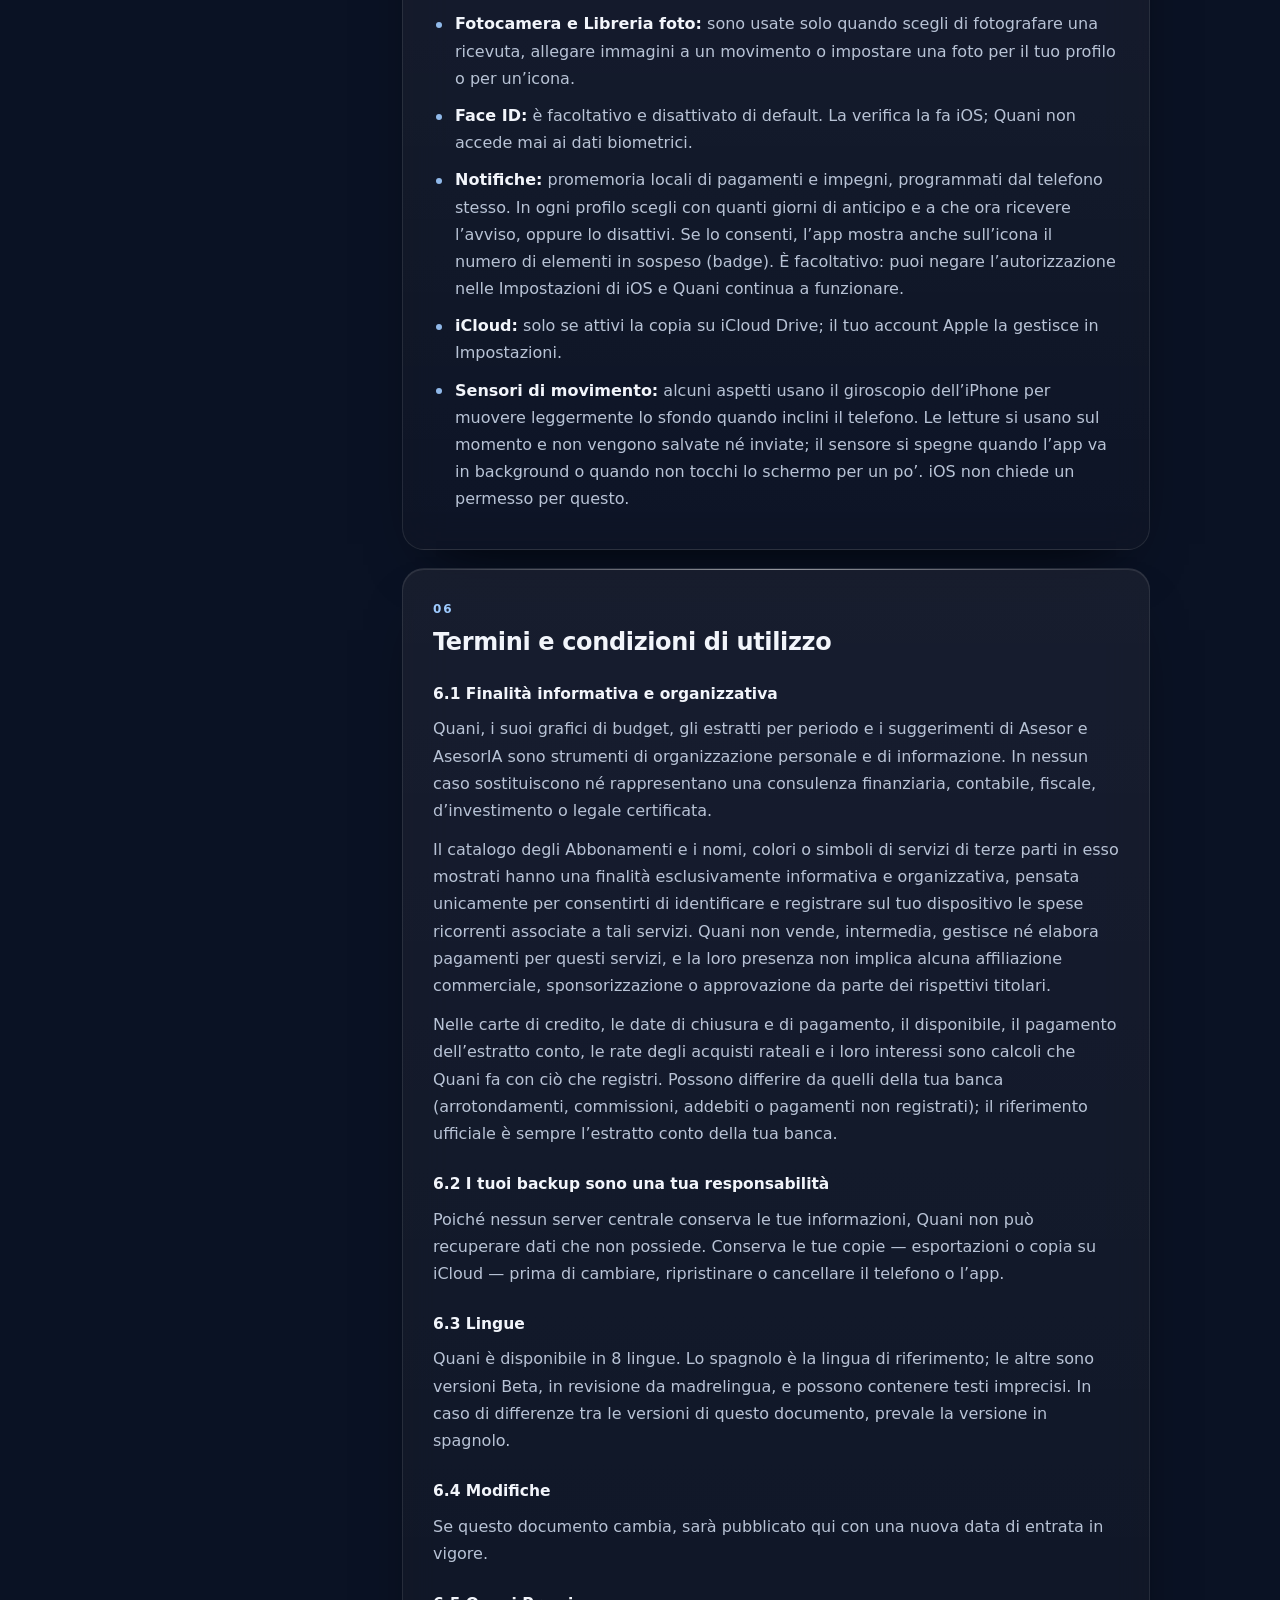
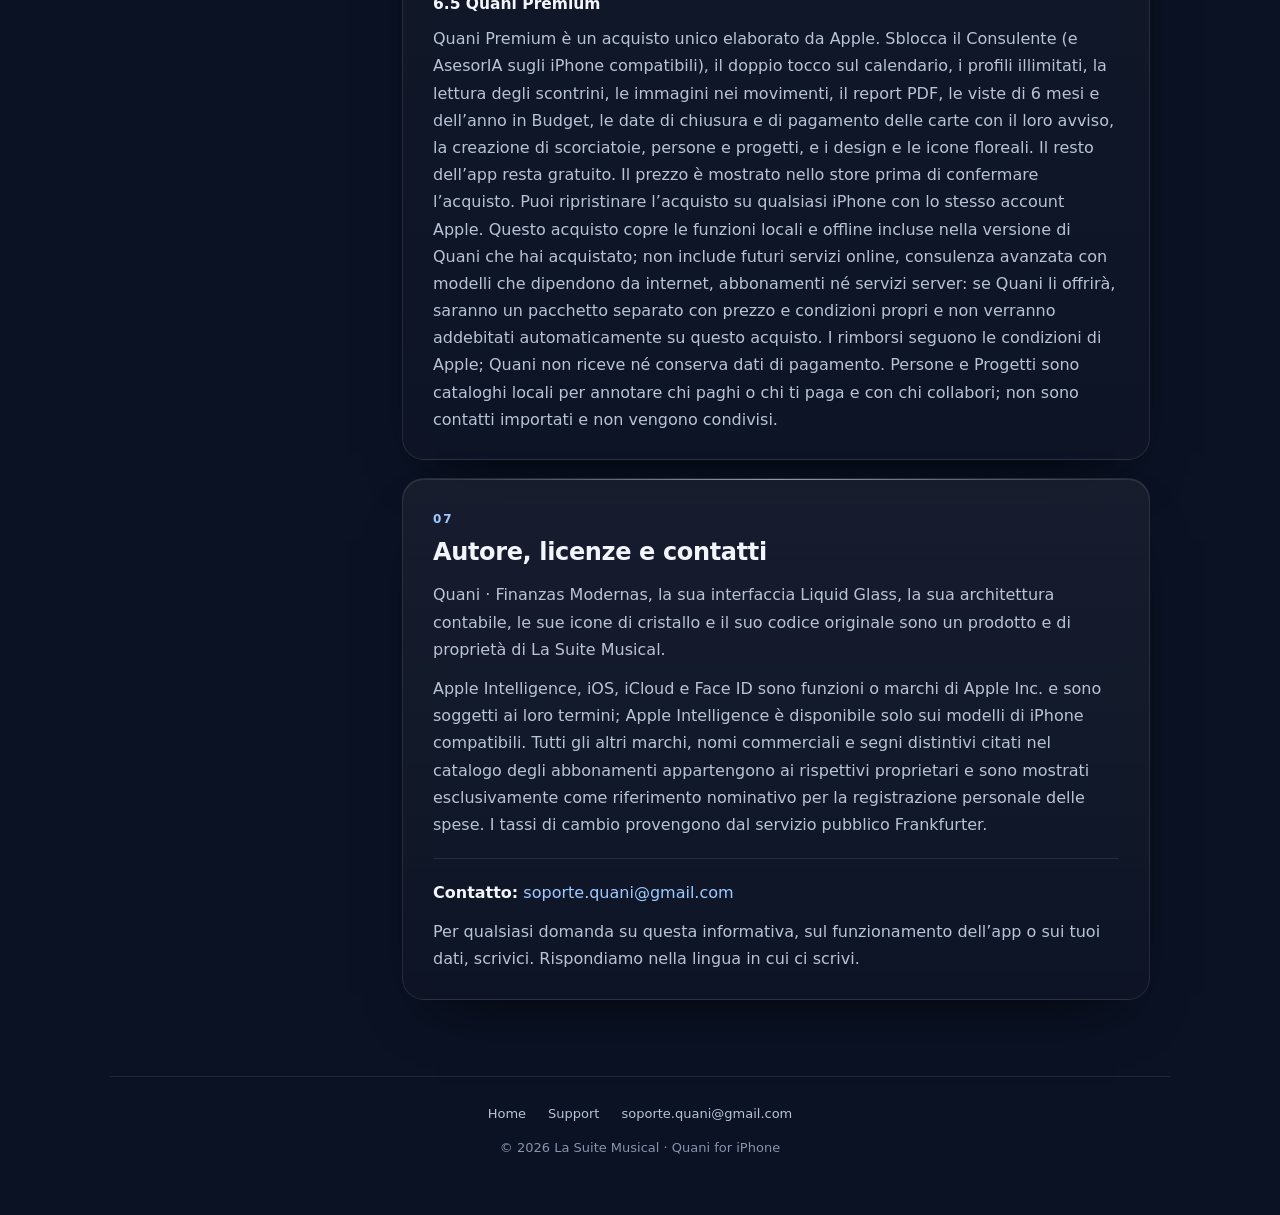
<file: privacidad-y-terminos.it.html>
<!DOCTYPE html>
<html lang="it">
<head>
<meta charset="utf-8">
<meta name="viewport" content="width=device-width, initial-scale=1, viewport-fit=cover">
<title>Quani · Privacy e Termini di Utilizzo</title>
<meta name="description" content="Privacy e Termini di Utilizzo di Quani · Finanzas Modernas, l’app di finanza personale che tiene tutto sul tuo iPhone.">
<meta name="robots" content="index, follow">
<meta name="theme-color" content="#0a1224">
<meta name="color-scheme" content="dark">
<link rel="canonical" href="https://lasuitemusicalrm-ui.github.io/quani-legal/privacidad-y-terminos.it.html">
<link rel="alternate" hreflang="es" href="https://lasuitemusicalrm-ui.github.io/quani-legal/privacidad-y-terminos.html">
<link rel="alternate" hreflang="en" href="https://lasuitemusicalrm-ui.github.io/quani-legal/privacidad-y-terminos.en.html">
<link rel="alternate" hreflang="pt" href="https://lasuitemusicalrm-ui.github.io/quani-legal/privacidad-y-terminos.pt.html">
<link rel="alternate" hreflang="fr" href="https://lasuitemusicalrm-ui.github.io/quani-legal/privacidad-y-terminos.fr.html">
<link rel="alternate" hreflang="de" href="https://lasuitemusicalrm-ui.github.io/quani-legal/privacidad-y-terminos.de.html">
<link rel="alternate" hreflang="it" href="https://lasuitemusicalrm-ui.github.io/quani-legal/privacidad-y-terminos.it.html">
<link rel="alternate" hreflang="zh" href="https://lasuitemusicalrm-ui.github.io/quani-legal/privacidad-y-terminos.zh.html">
<link rel="alternate" hreflang="ja" href="https://lasuitemusicalrm-ui.github.io/quani-legal/privacidad-y-terminos.ja.html">
<link rel="alternate" hreflang="x-default" href="https://lasuitemusicalrm-ui.github.io/quani-legal/privacidad-y-terminos.html">
<link rel="icon" type="image/png" href="assets/favicon.png">
<link rel="apple-touch-icon" href="assets/apple-touch-icon.png">
<meta property="og:title" content="Quani · Privacy e Termini di Utilizzo">
<meta property="og:description" content="Privacy e Termini di Utilizzo di Quani · Finanzas Modernas, l’app di finanza personale che tiene tutto sul tuo iPhone.">
<meta property="og:type" content="website">
<meta property="og:image" content="https://lasuitemusicalrm-ui.github.io/quani-legal/assets/quani-logo.png">
<link rel="stylesheet" href="assets/style.css?v=3">
</head>
<body>
<div class="backdrop" aria-hidden="true"></div>
<main class="page">
<header class="brand">
<a href="index.html" aria-label="Quani · Finanzas Modernas"><picture><source srcset="assets/quani-logo.webp" type="image/webp"><img class="mark" src="assets/quani-logo.png" width="640" height="640" alt="Quani"></picture></a>
<p class="wordmark"><b>Quani</b> <span>Finanzas Modernas</span></p>
</header>
<div class="hero">
<h1>Privacy e Termini di Utilizzo</h1>
<p class="lead">Le tue finanze vivono sul tuo iPhone. Questa pagina spiega con chiarezza cosa conserva Quani, cosa non raccoglie mai e quali connessioni esistono.</p>
<p class="meta"><span>In vigore dal: 17 novembre 2026</span><span>iPhone · iOS 17 o successivo</span></p>
</div>
<nav class="lang" aria-label="Lingua"><a href="privacidad-y-terminos.html" hreflang="es" lang="es">Español</a><a href="privacidad-y-terminos.en.html" hreflang="en" lang="en">English</a><a href="privacidad-y-terminos.pt.html" hreflang="pt" lang="pt">Português</a><a href="privacidad-y-terminos.fr.html" hreflang="fr" lang="fr">Français</a><a href="privacidad-y-terminos.de.html" hreflang="de" lang="de">Deutsch</a><a href="privacidad-y-terminos.it.html" hreflang="it" lang="it" aria-current="page">Italiano</a><a href="privacidad-y-terminos.zh.html" hreflang="zh" lang="zh-Hans">中文</a><a href="privacidad-y-terminos.ja.html" hreflang="ja" lang="ja">日本語</a></nav>
<div class="summary"><div class="tile"><svg viewBox="0 0 24 24" aria-hidden="true"><rect x="7" y="2.5" width="10" height="19" rx="2.6"/><path d="M10.5 18.5h3"/></svg><h2>I tuoi dati restano sul tuo iPhone</h2><p>Conti, movimenti, budget e foto vivono in un database dentro il telefono, uno per profilo.</p></div><div class="tile"><svg viewBox="0 0 24 24" aria-hidden="true"><circle cx="12" cy="8.5" r="3.6"/><path d="M5 20c.6-3.6 3.4-5.6 7-5.6s6.4 2 7 5.6"/><path d="M4 4l16 16"/></svg><h2>Niente e-mail, niente password</h2><p>Quani non chiede alcun indirizzo e-mail e non crea account utente. Il nome del tuo profilo esiste solo sul tuo dispositivo.</p></div><div class="tile"><svg viewBox="0 0 24 24" aria-hidden="true"><path d="M12 3l7.5 3v5.6c0 4.4-3 8-7.5 9.4-4.5-1.4-7.5-5-7.5-9.4V6z"/><path d="M8.8 12.2l2.2 2.2 4.2-4.4"/></svg><h2>Nessun tracciamento</h2><p>Niente analisi d’uso, niente pubblicità, niente profili di comportamento. Quani non riceve i tuoi dati finanziari.</p></div><div class="tile"><svg viewBox="0 0 24 24" aria-hidden="true"><path d="M7 18.5a4.5 4.5 0 01-.6-8.96A6 6 0 0117.9 8.9 4.8 4.8 0 0117 18.5z"/></svg><h2>Sei tu a decidere sui backup</h2><p>Esporta un file quando vuoi oppure, se preferisci, attiva la copia nel tuo iCloud.</p></div></div>
<div class="layout">
<nav class="toc" aria-label="Indice"><h2>Indice</h2><ol><li><a href="#privacidad">Informativa sulla privacy</a></li><li><a href="#copias">Backup e iCloud</a></li><li><a href="#ia">Motore contabile e intelligenza sul dispositivo</a></li><li><a href="#red">Connessioni di rete e servizi di terze parti</a></li><li><a href="#permisos">Uso dei permessi di iOS</a></li><li><a href="#terminos">Termini e condizioni di utilizzo</a></li><li><a href="#contacto">Autore, licenze e contatti</a></li></ol></nav>
<div class="stack">
<section class="card" id="privacidad"><span class="num">01</span><h2>Informativa sulla privacy: le tue finanze vivono sul tuo iPhone</h2><p>Quani nasce da un principio rigoroso: il tuo patrimonio, i tuoi conti e le tue abitudini finanziarie appartengono solo a te. Quani non ha server propri, non chiede e-mail né password e non include tracker pubblicitari.</p><p>Quani è pensata per funzionare offline: il motore contabile, l’Asesor (il consulente), i budget e tutti i calcoli girano sul dispositivo. Le poche volte in cui l’app o iOS si collegano a un servizio sono descritte una per una nella sezione 4, e nessuna invia i tuoi conti, movimenti o budget a Quani.</p><div class="facts"><div class="fact"><b>Database locale per profilo</b><span>I tuoi conti (debito, credito, attività e passività), movimenti, saldi, budget, cartelle, abbonamenti e foto allegate sono salvati in un database SQLite dentro il telefono, separato per ogni profilo.</span></div><div class="fact"><b>Un nome di profilo, nient’altro</b><span>Alla prima apertura di Quani puoi scrivere un nome per il tuo profilo. È solo un’etichetta locale: non crea un account e non viene inviata a nessun server. Un nome diverso crea un profilo nuovo e indipendente.</span></div><div class="fact"><b>PIN nel Portachiavi</b><span>Il PIN di ogni profilo è conservato cifrato nel Portachiavi (Keychain) nativo di iOS e non è mai incluso nei backup.</span></div><div class="fact"><b>Nessuna analisi d’uso</b><span>Quani non include SDK di analisi, non costruisce profili pubblicitari e non misura come usi l’app.</span></div></div></section>
<section class="card" id="copias"><span class="num">02</span><h2>Backup e iCloud</h2><p>Poiché non esiste un server centrale, i backup sono nelle tue mani. Quani offre tre strade:</p><ul><li><strong>Copia giornaliera nell’app.</strong> Quani conserva automaticamente una copia al giorno (senza foto) nel proprio spazio sull’iPhone. Se il backup iCloud del tuo iPhone è attivo, queste copie viaggiano con esso. Per tornare a una di esse, usa «Ripristina» in Altro → Backup.</li><li><strong>Esportazione manuale.</strong> In Altro → Backup → Opzioni avanzate puoi esportare un file .quani con tutto il tuo profilo, foto comprese. Il file è cifrato (AES-256) in modo che solo Quani possa aprirlo; conservalo comunque in un luogo privato. In Report, con Premium, puoi anche esportare un PDF o un file per Excel (CSV) di un periodo. Sei tu a scegliere dove salvarlo o con chi condividerlo; Quani non lo invia da nessuna parte.</li><li><strong>Copia su iCloud (facoltativa).</strong> Se attivi «Salva i miei profili su iCloud» in Altro → Backup, Quani salva i tuoi profili nel database privato del tuo account iCloud (CloudKit di Apple), nello spazio riservato a Quani. Così puoi recuperarli quando installi Quani su un altro iPhone («Recupera da iCloud» all’inizio) o portare un profilo quando vuoi («Recupera profili da iCloud» in Altro → Backup). La copia è incrementale: carica solo i mesi di movimenti e le immagini cambiati dall’ultima volta. Quani te lo chiede prima di attivarla; se recuperi un profilo da iCloud, o se nel tuo iCloud ci sono già profili Quani quando crei il tuo profilo, la copia resta attiva su quell’iPhone. Puoi disattivarla quando vuoi.</li></ul><div class="note">Questi dati viaggiano attraverso il tuo account iCloud e sono soggetti alle condizioni di Apple; La Suite Musical non vi ha accesso. La copia include i tuoi dati e le foto, ma mai il PIN né le impostazioni di sicurezza. Quando elimini un profilo in Quani, viene eliminata anche la sua copia su iCloud, e «Elimina copie su iCloud» le rimuove tutte. Le copie che le versioni precedenti hanno salvato nella cartella «Quani» di iCloud Drive si possono ancora recuperare e vengono eliminate insieme alle altre.</div></section>
<section class="card" id="ia"><span class="num">03</span><h2>Motore contabile e intelligenza sul dispositivo</h2><p>Domande, diagnosi di liquidità, confronti annuali e piani di risparmio vengono elaborati dentro il tuo telefono, senza inviare i tuoi estratti conto a servizi esterni.</p><h3>3.1 Asesor: motore deterministico</h3><p>È il motore principale di Quani. Funziona su ogni iPhone compatibile, anche offline. Calcola i tuoi saldi reali, il debito accumulato dopo ogni movimento, le proiezioni del calendario e le priorità finanziarie direttamente sul tuo database locale. Nessun modello generativo può alterare o inventare cifre contabili.</p><h3>3.2 AsesorIA: dipende dal tuo iPhone</h3><p>AsesorIA è uno strato di conversazione facoltativo. Il suo funzionamento dipende dal tuo telefono:</p><ul><li><strong>iPhone 15 Pro o successivo, con iOS 26 o successivo e Apple Intelligence attiva:</strong> AsesorIA dialoga con il modello integrato in iOS, che gira sul tuo dispositivo e non scarica file aggiuntivi. Le cifre provengono sempre dal motore di Quani, non dal modello.</li><li><strong>Lettura delle ricevute:</strong> il riconoscimento automatico del testo usa Apple Vision su qualsiasi iPhone con iOS 17 o successivo; l’immagine e il testo vengono elaborati sul telefono e non sono inviati a nessun servizio. Su un iPhone 15 Pro o successivo con iOS 27 e Apple Intelligence attiva, AsesorIA può inoltre interpretare l’immagine con il modello di sistema.</li><li><strong>In ogni altro caso:</strong> l’Asesor risponde con il motore deterministico e la foto di una ricevuta resta sul tuo telefono, così inserisci il totale a mano. Quani non scarica alcun modello linguistico.</li></ul></section>
<section class="card" id="red"><span class="num">04</span><h2>Connessioni di rete e servizi di terze parti</h2><p>Quani non ha un server proprio. Queste sono tutte le connessioni che l’app, o iOS per suo conto, può effettuare, e quando avvengono:</p><div class="rows"><div class="row"><h3>Catalogo valute — api.frankfurter.dev</h3><span class="when">All’apertura dell’elenco delle valute e, se hai conti in un’altra valuta, ogni poche ore</span><p>L’app chiede a questo servizio pubblico l’elenco delle valute e i tassi di cambio del giorno. Invia solo il codice della tua valuta di base (ad esempio MXN). Se hai conti in un’altra valuta, l’app aggiorna da sola i tassi circa ogni 6 ore per mostrarti l’equivalente nella tua valuta principale; questi importi sono indicativi. Come in qualsiasi connessione a internet, il servizio vede l’indirizzo IP. Non include conti, movimenti, foto né identificativi del tuo dispositivo.</p></div><div class="row"><h3>Dettatura vocale — Apple</h3><span class="when">Solo quando detti</span><p>Usa il riconoscimento vocale di iOS. A seconda della lingua e delle impostazioni del tuo iPhone, il sistema può riconoscere la voce sul dispositivo o ricorrere ai server di Apple. Ciò che detti diventa una bozza modificabile dentro Quani e l’app non la ritrasmette.</p></div><div class="row"><h3>iCloud — Apple</h3><span class="when">Solo se attivi la copia su iCloud o recuperi un profilo</span><p>I tuoi profili viaggiano verso il database privato del tuo account iCloud (CloudKit) tramite i servizi di Apple; le copie delle versioni precedenti possono trovarsi su iCloud Drive. Quani e La Suite Musical non ricevono questi dati.</p></div><div class="row"><h3>Acquisti — App Store (Apple)</h3><span class="when">Solo quando visualizzi, acquisti, ripristini o verifichi Quani Premium</span><p>Apple elabora l’acquisto con StoreKit. Quani sa da iOS solo se Premium è attivo sul tuo account Apple; non riceve mai i tuoi dati di pagamento.</p></div><div class="row"><h3>Questo sito web — GitHub Pages</h3><span class="when">Solo quando apri questa pagina o quella del supporto</span><p>Il sito è ospitato su GitHub Pages, che può registrare le visite secondo la propria politica. Questo sito non usa cookie né strumenti di analisi.</p></div></div><ul><li>I promemoria di pagamenti e impegni sono programmati localmente sul telefono; non esiste alcun server di notifiche push. Ogni profilo sceglie con quanti giorni di anticipo e a che ora avvisare (o non avvisare), e questa scelta resta sul telefono.</li><li>Nessun dato finanziario, foto, conversazione con il consulente, identificativo del dispositivo o dato di posizione viene inviato a un servizio di Quani.</li></ul></section>
<section class="card" id="permisos"><span class="num">05</span><h2>Uso dei permessi di iOS</h2><ul><li><strong>Microfono e Riconoscimento vocale:</strong> si attivano solo quando usi la dettatura o il doppio tocco sul calendario per trasformare la tua voce in bozze modificabili di movimenti, budget o messaggi del consulente.</li><li><strong>Fotocamera e Libreria foto:</strong> sono usate solo quando scegli di fotografare una ricevuta, allegare immagini a un movimento o impostare una foto per il tuo profilo o per un’icona.</li><li><strong>Face ID:</strong> è facoltativo e disattivato di default. La verifica la fa iOS; Quani non accede mai ai dati biometrici.</li><li><strong>Notifiche:</strong> promemoria locali di pagamenti e impegni, programmati dal telefono stesso. In ogni profilo scegli con quanti giorni di anticipo e a che ora ricevere l’avviso, oppure lo disattivi. Se lo consenti, l’app mostra anche sull’icona il numero di elementi in sospeso (badge). È facoltativo: puoi negare l’autorizzazione nelle Impostazioni di iOS e Quani continua a funzionare.</li><li><strong>iCloud:</strong> solo se attivi la copia su iCloud Drive; il tuo account Apple la gestisce in Impostazioni.</li><li><strong>Sensori di movimento:</strong> alcuni aspetti usano il giroscopio dell’iPhone per muovere leggermente lo sfondo quando inclini il telefono. Le letture si usano sul momento e non vengono salvate né inviate; il sensore si spegne quando l’app va in background o quando non tocchi lo schermo per un po’. iOS non chiede un permesso per questo.</li></ul></section>
<section class="card" id="terminos"><span class="num">06</span><h2>Termini e condizioni di utilizzo</h2><h3>6.1 Finalità informativa e organizzativa</h3><p>Quani, i suoi grafici di budget, gli estratti per periodo e i suggerimenti di Asesor e AsesorIA sono strumenti di organizzazione personale e di informazione. In nessun caso sostituiscono né rappresentano una consulenza finanziaria, contabile, fiscale, d’investimento o legale certificata.</p><p>Il catalogo degli Abbonamenti e i nomi, colori o simboli di servizi di terze parti in esso mostrati hanno una finalità esclusivamente informativa e organizzativa, pensata unicamente per consentirti di identificare e registrare sul tuo dispositivo le spese ricorrenti associate a tali servizi. Quani non vende, intermedia, gestisce né elabora pagamenti per questi servizi, e la loro presenza non implica alcuna affiliazione commerciale, sponsorizzazione o approvazione da parte dei rispettivi titolari.</p><p>Nelle carte di credito, le date di chiusura e di pagamento, il disponibile, il pagamento dell’estratto conto, le rate degli acquisti rateali e i loro interessi sono calcoli che Quani fa con ciò che registri. Possono differire da quelli della tua banca (arrotondamenti, commissioni, addebiti o pagamenti non registrati); il riferimento ufficiale è sempre l’estratto conto della tua banca.</p><h3>6.2 I tuoi backup sono una tua responsabilità</h3><p>Poiché nessun server centrale conserva le tue informazioni, Quani non può recuperare dati che non possiede. Conserva le tue copie — esportazioni o copia su iCloud — prima di cambiare, ripristinare o cancellare il telefono o l’app.</p><h3>6.3 Lingue</h3><p>Quani è disponibile in 8 lingue. Lo spagnolo è la lingua di riferimento; le altre sono versioni Beta, in revisione da madrelingua, e possono contenere testi imprecisi. In caso di differenze tra le versioni di questo documento, prevale la versione in spagnolo.</p><h3>6.4 Modifiche</h3><p>Se questo documento cambia, sarà pubblicato qui con una nuova data di entrata in vigore.</p><h3>6.5 Quani Premium</h3><p>Quani Premium è un acquisto unico elaborato da Apple. Sblocca il Consulente (e AsesorIA sugli iPhone compatibili), il doppio tocco sul calendario, i profili illimitati, la lettura degli scontrini, le immagini nei movimenti, il report PDF, le viste di 6 mesi e dell’anno in Budget, le date di chiusura e di pagamento delle carte con il loro avviso, la creazione di scorciatoie, persone e progetti, e i design e le icone floreali. Il resto dell’app resta gratuito. Il prezzo è mostrato nello store prima di confermare l’acquisto. Puoi ripristinare l’acquisto su qualsiasi iPhone con lo stesso account Apple. Questo acquisto copre le funzioni locali e offline incluse nella versione di Quani che hai acquistato; non include futuri servizi online, consulenza avanzata con modelli che dipendono da internet, abbonamenti né servizi server: se Quani li offrirà, saranno un pacchetto separato con prezzo e condizioni propri e non verranno addebitati automaticamente su questo acquisto. I rimborsi seguono le condizioni di Apple; Quani non riceve né conserva dati di pagamento. Persone e Progetti sono cataloghi locali per annotare chi paghi o chi ti paga e con chi collabori; non sono contatti importati e non vengono condivisi.</p></section>
<section class="card" id="contacto"><span class="num">07</span><h2>Autore, licenze e contatti</h2><p>Quani · Finanzas Modernas, la sua interfaccia Liquid Glass, la sua architettura contabile, le sue icone di cristallo e il suo codice originale sono un prodotto e di proprietà di La Suite Musical.</p><p>Apple Intelligence, iOS, iCloud e Face ID sono funzioni o marchi di Apple Inc. e sono soggetti ai loro termini; Apple Intelligence è disponibile solo sui modelli di iPhone compatibili. Tutti gli altri marchi, nomi commerciali e segni distintivi citati nel catalogo degli abbonamenti appartengono ai rispettivi proprietari e sono mostrati esclusivamente come riferimento nominativo per la registrazione personale delle spese. I tassi di cambio provengono dal servizio pubblico Frankfurter.</p><hr><p><strong>Contatto:</strong> <a href="mailto:soporte.quani@gmail.com">soporte.quani@gmail.com</a></p><p>Per qualsiasi domanda su questa informativa, sul funzionamento dell’app o sui tuoi dati, scrivici. Rispondiamo nella lingua in cui ci scrivi.</p></section>
</div>
</div>
</main>
<footer>
<nav><a href="index.html">Home</a><a href="soporte.html">Support</a><a href="mailto:soporte.quani@gmail.com">soporte.quani@gmail.com</a></nav>
<p>© 2026 La Suite Musical · Quani for iPhone</p>
</footer>
<script>
(function(){try{var links=[].slice.call(document.querySelectorAll('.toc a'));if(!links.length||!('IntersectionObserver'in window))return;
var map={};links.forEach(function(a){map[a.getAttribute('href').slice(1)]=a});
var io=new IntersectionObserver(function(es){es.forEach(function(e){if(e.isIntersecting){links.forEach(function(a){a.classList.remove('on')});var a=map[e.target.id];if(a)a.classList.add('on')}})},{rootMargin:'-20% 0px -70% 0px'});
Object.keys(map).forEach(function(id){var el=document.getElementById(id);if(el)io.observe(el)})}catch(e){}})();
</script>
</body>
</html>
</file>
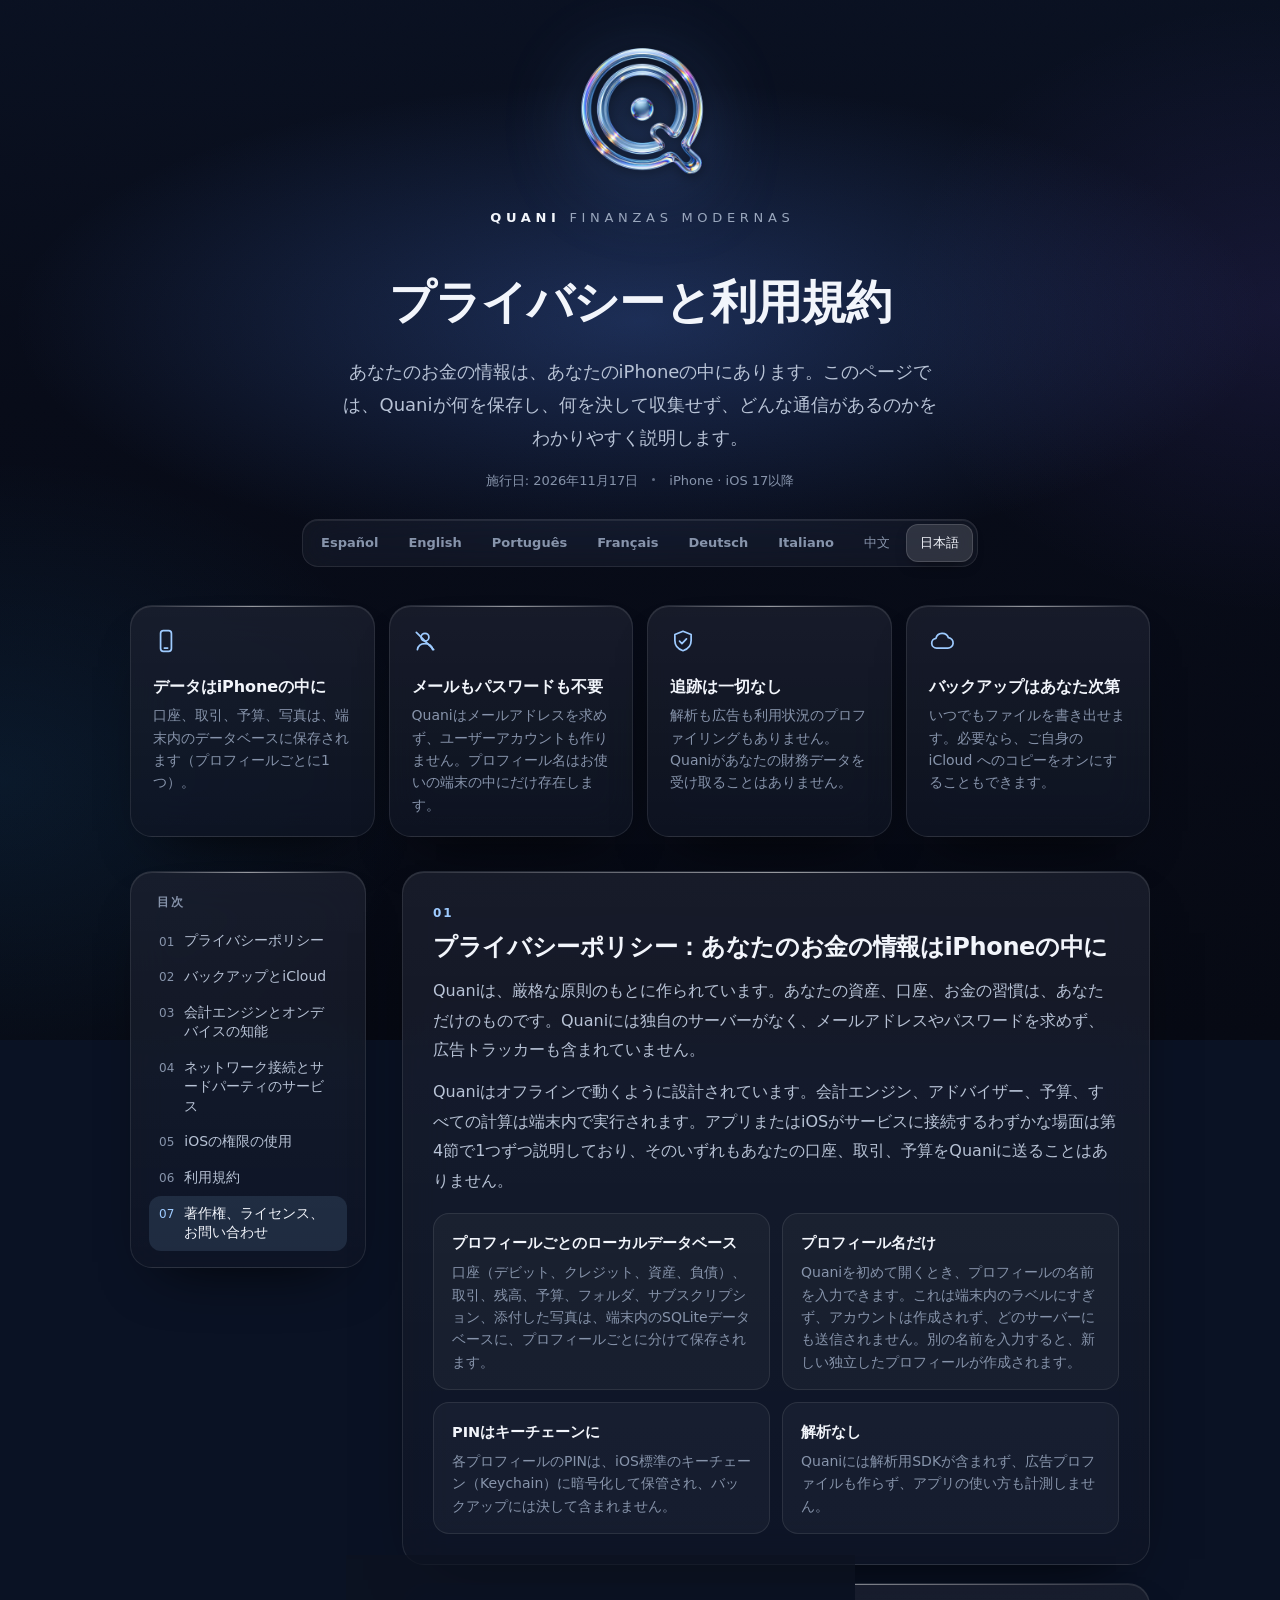
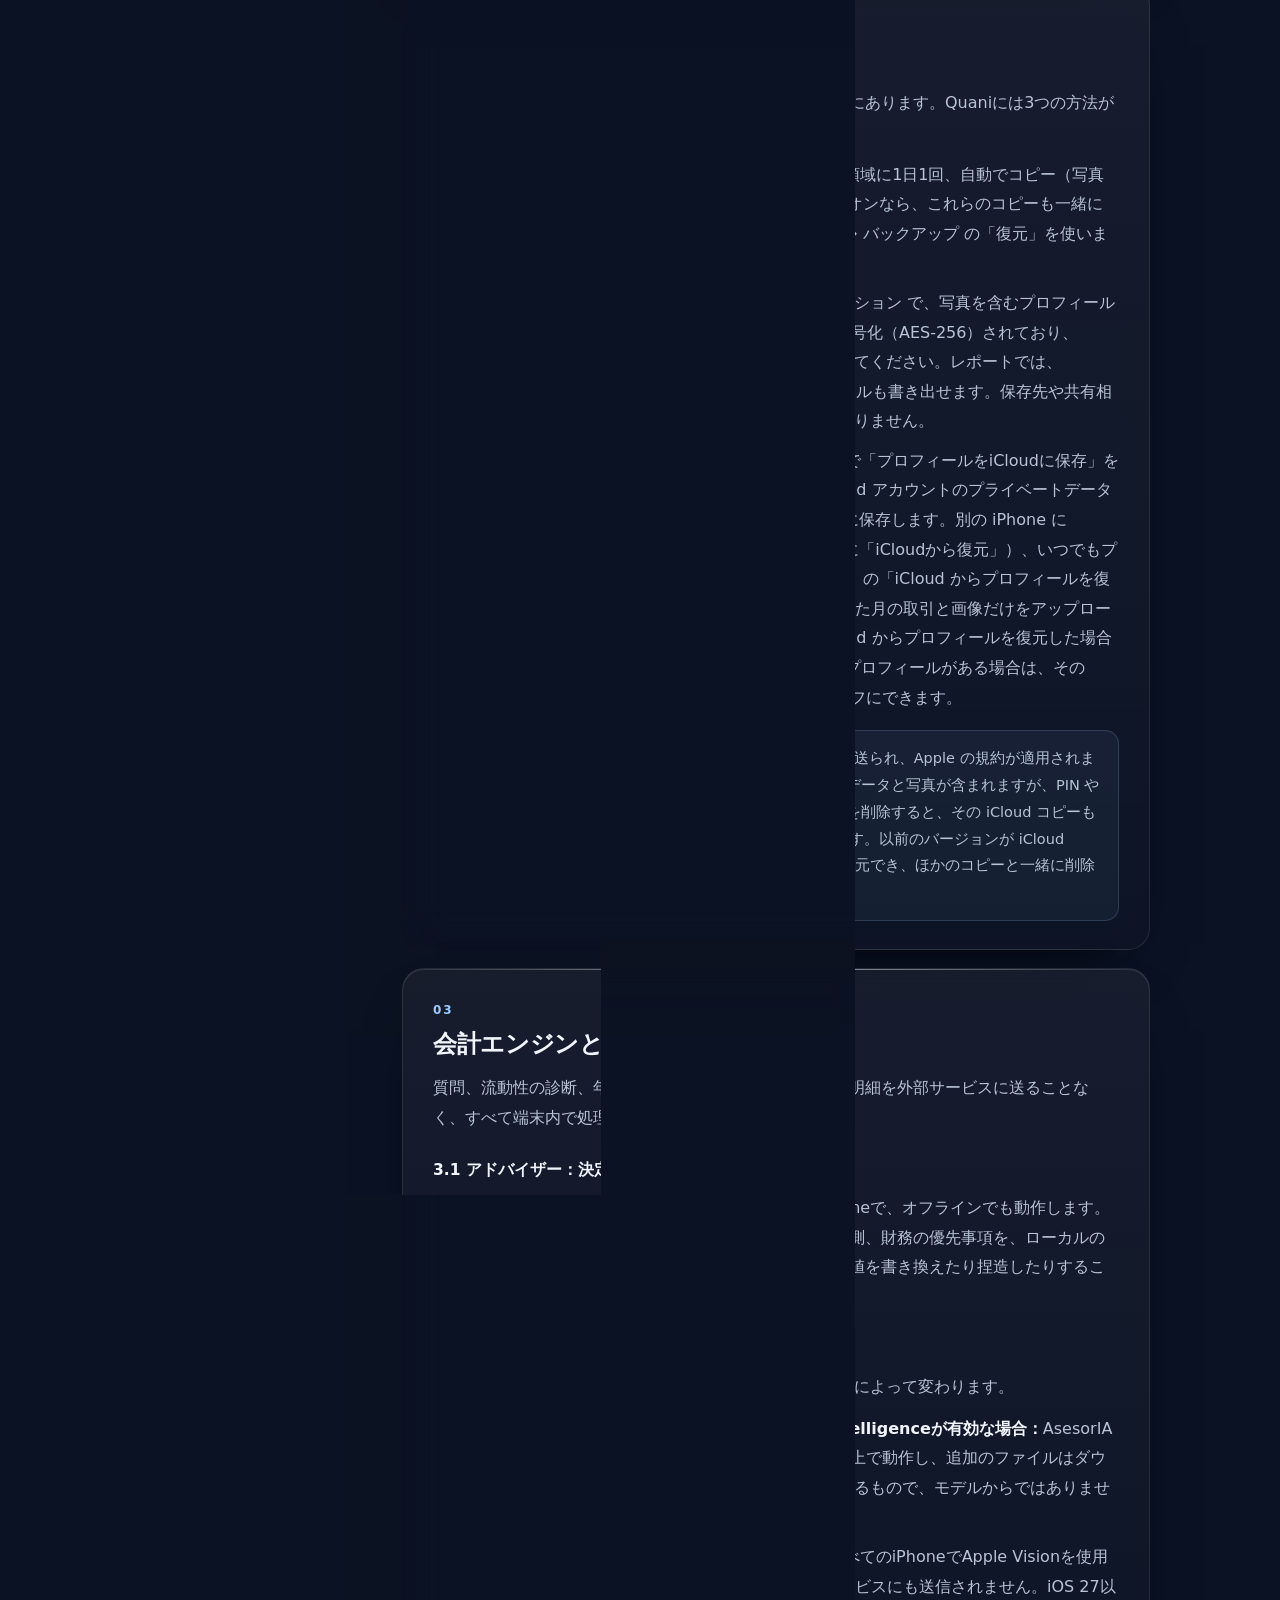
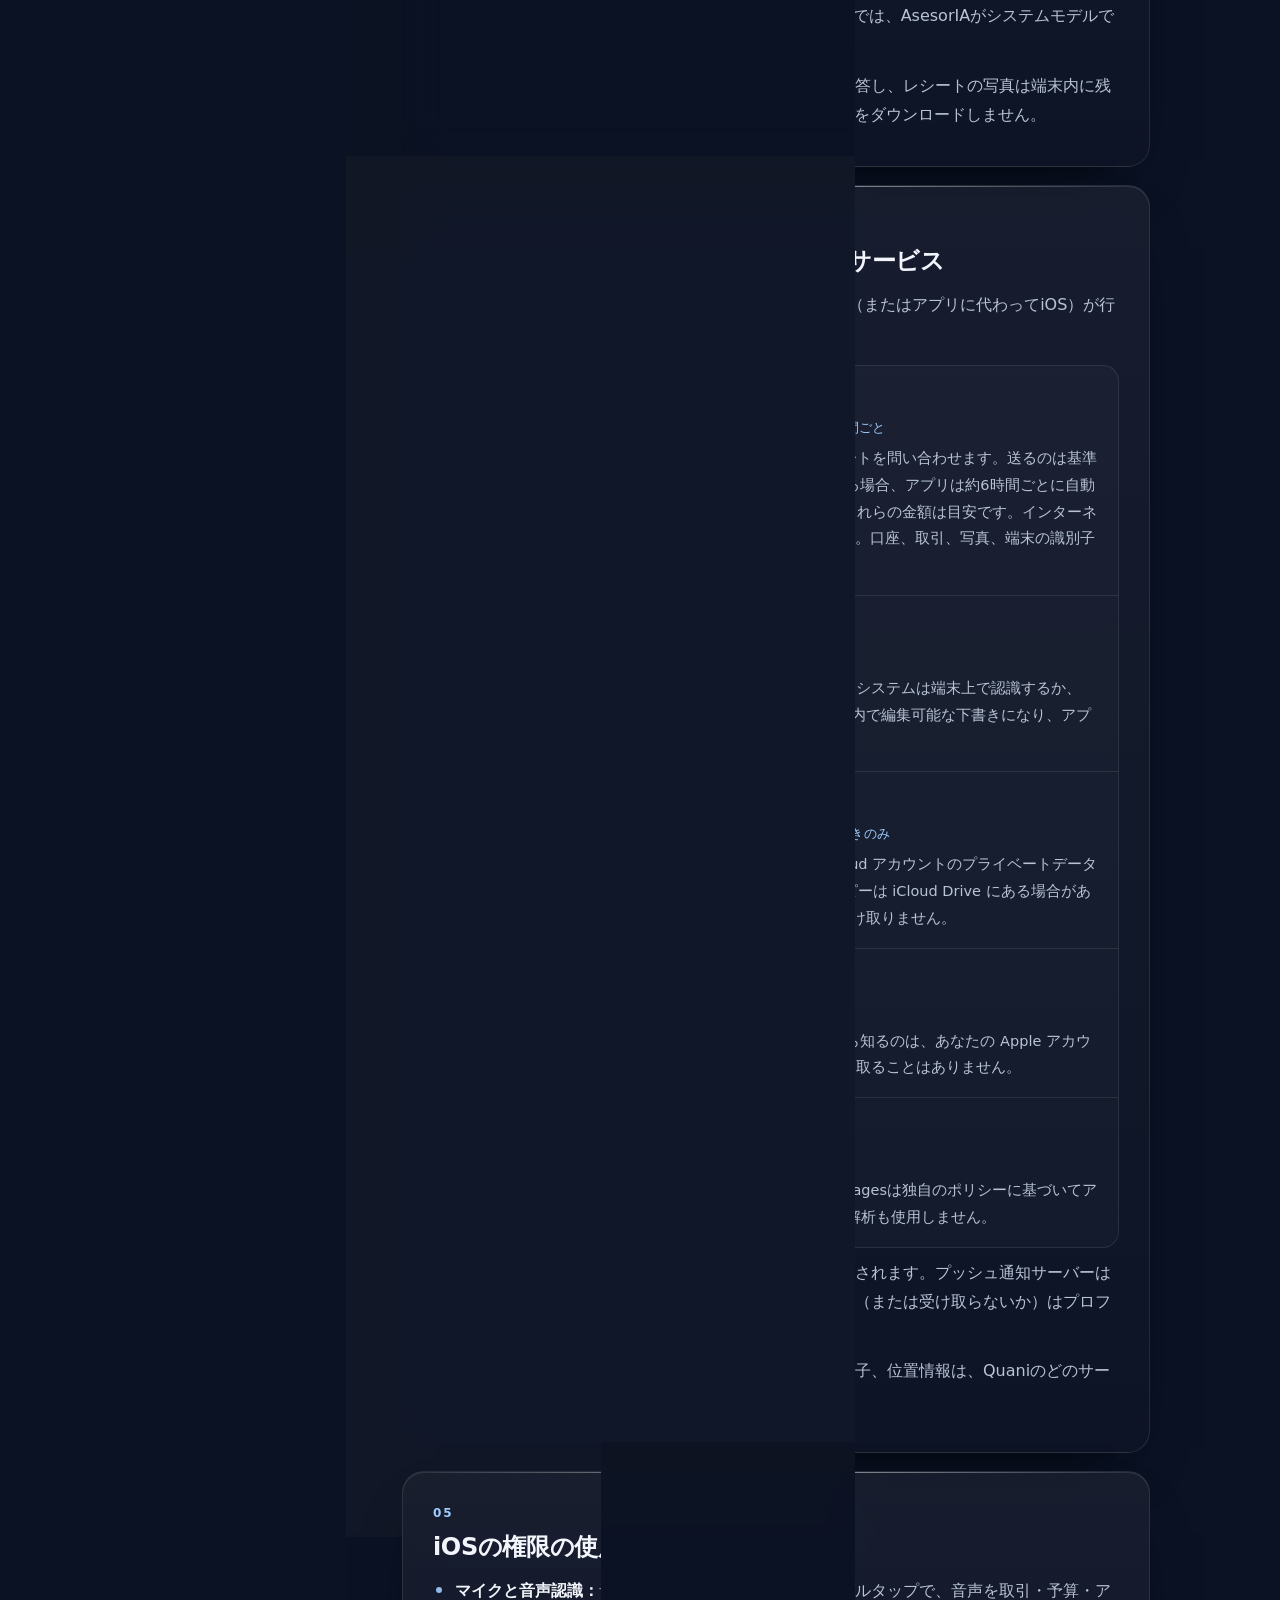
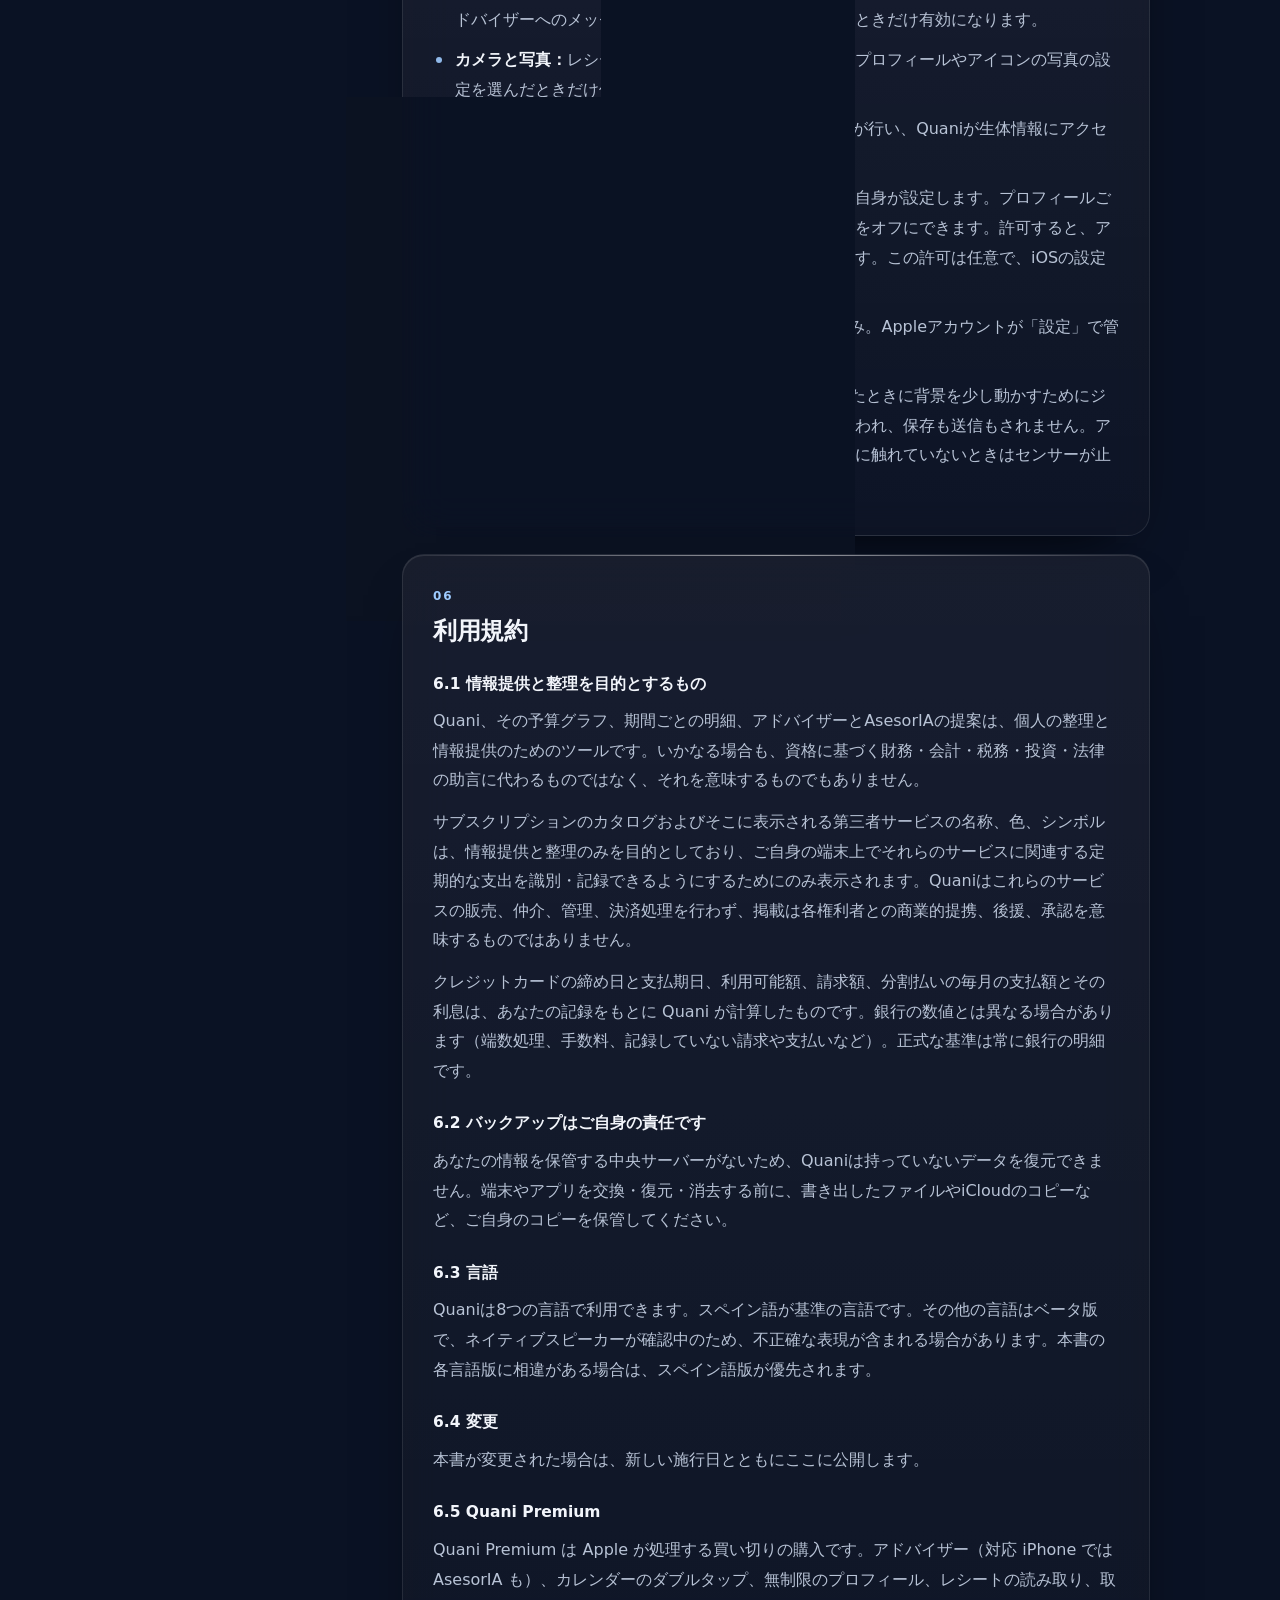
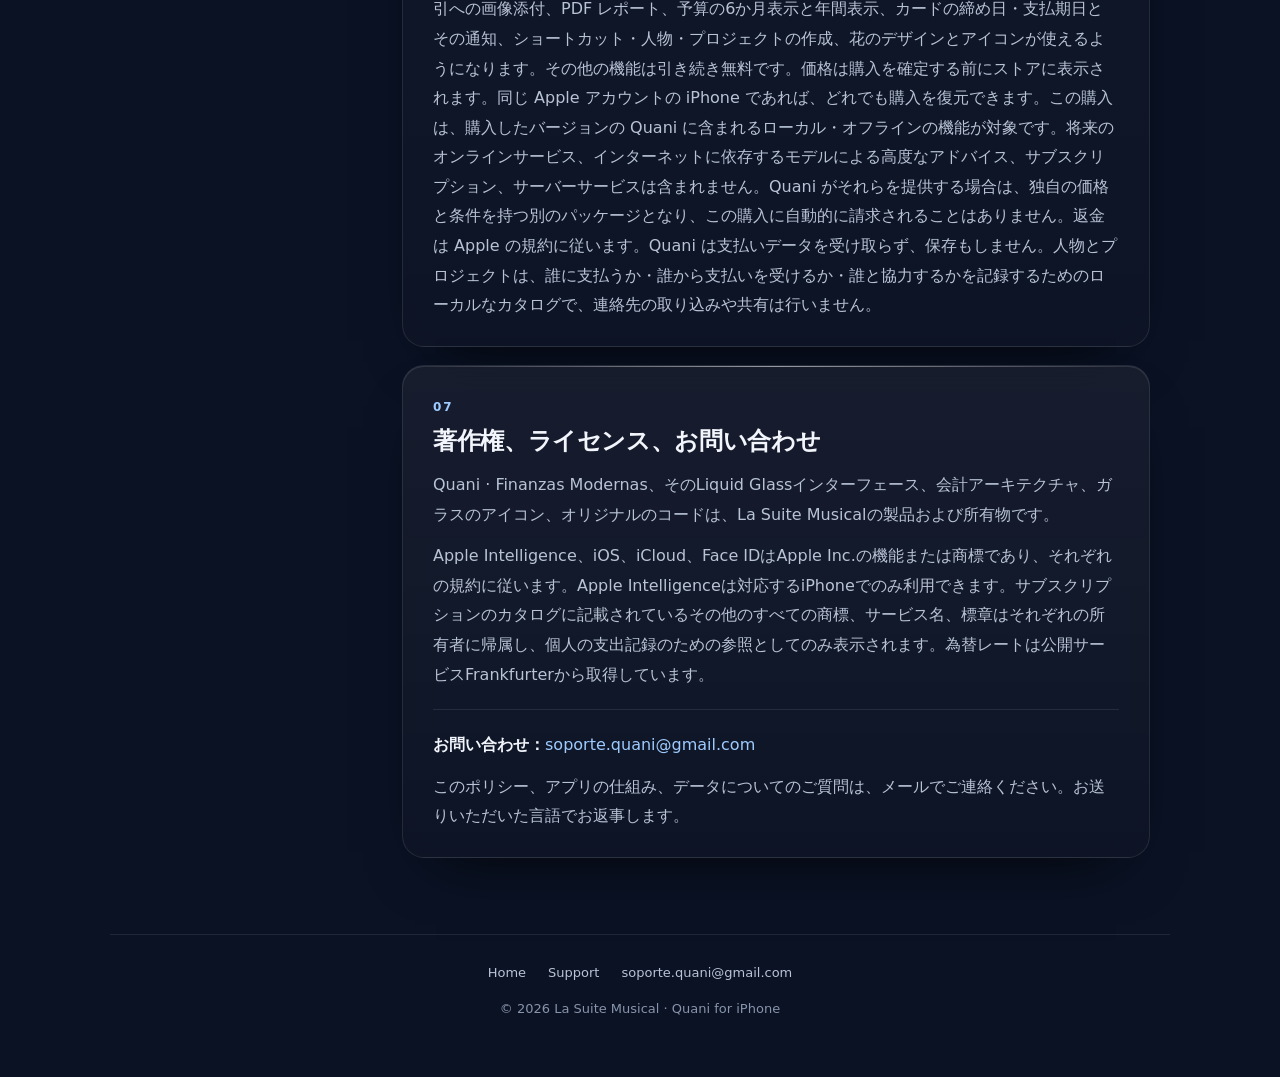
<file: privacidad-y-terminos.ja.html>
<!DOCTYPE html>
<html lang="ja">
<head>
<meta charset="utf-8">
<meta name="viewport" content="width=device-width, initial-scale=1, viewport-fit=cover">
<title>Quani · プライバシーと利用規約</title>
<meta name="description" content="Quani · Finanzas Modernas のプライバシーと利用規約。すべてをお使いのiPhoneの中に保存する家計管理アプリです。">
<meta name="robots" content="index, follow">
<meta name="theme-color" content="#0a1224">
<meta name="color-scheme" content="dark">
<link rel="canonical" href="https://lasuitemusicalrm-ui.github.io/quani-legal/privacidad-y-terminos.ja.html">
<link rel="alternate" hreflang="es" href="https://lasuitemusicalrm-ui.github.io/quani-legal/privacidad-y-terminos.html">
<link rel="alternate" hreflang="en" href="https://lasuitemusicalrm-ui.github.io/quani-legal/privacidad-y-terminos.en.html">
<link rel="alternate" hreflang="pt" href="https://lasuitemusicalrm-ui.github.io/quani-legal/privacidad-y-terminos.pt.html">
<link rel="alternate" hreflang="fr" href="https://lasuitemusicalrm-ui.github.io/quani-legal/privacidad-y-terminos.fr.html">
<link rel="alternate" hreflang="de" href="https://lasuitemusicalrm-ui.github.io/quani-legal/privacidad-y-terminos.de.html">
<link rel="alternate" hreflang="it" href="https://lasuitemusicalrm-ui.github.io/quani-legal/privacidad-y-terminos.it.html">
<link rel="alternate" hreflang="zh" href="https://lasuitemusicalrm-ui.github.io/quani-legal/privacidad-y-terminos.zh.html">
<link rel="alternate" hreflang="ja" href="https://lasuitemusicalrm-ui.github.io/quani-legal/privacidad-y-terminos.ja.html">
<link rel="alternate" hreflang="x-default" href="https://lasuitemusicalrm-ui.github.io/quani-legal/privacidad-y-terminos.html">
<link rel="icon" type="image/png" href="assets/favicon.png">
<link rel="apple-touch-icon" href="assets/apple-touch-icon.png">
<meta property="og:title" content="Quani · プライバシーと利用規約">
<meta property="og:description" content="Quani · Finanzas Modernas のプライバシーと利用規約。すべてをお使いのiPhoneの中に保存する家計管理アプリです。">
<meta property="og:type" content="website">
<meta property="og:image" content="https://lasuitemusicalrm-ui.github.io/quani-legal/assets/quani-logo.png">
<link rel="stylesheet" href="assets/style.css?v=3">
</head>
<body>
<div class="backdrop" aria-hidden="true"></div>
<main class="page">
<header class="brand">
<a href="index.html" aria-label="Quani · Finanzas Modernas"><picture><source srcset="assets/quani-logo.webp" type="image/webp"><img class="mark" src="assets/quani-logo.png" width="640" height="640" alt="Quani"></picture></a>
<p class="wordmark"><b>Quani</b> <span>Finanzas Modernas</span></p>
</header>
<div class="hero">
<h1>プライバシーと利用規約</h1>
<p class="lead">あなたのお金の情報は、あなたのiPhoneの中にあります。このページでは、Quaniが何を保存し、何を決して収集せず、どんな通信があるのかをわかりやすく説明します。</p>
<p class="meta"><span>施行日: 2026年11月17日</span><span>iPhone · iOS 17以降</span></p>
</div>
<nav class="lang" aria-label="言語"><a href="privacidad-y-terminos.html" hreflang="es" lang="es">Español</a><a href="privacidad-y-terminos.en.html" hreflang="en" lang="en">English</a><a href="privacidad-y-terminos.pt.html" hreflang="pt" lang="pt">Português</a><a href="privacidad-y-terminos.fr.html" hreflang="fr" lang="fr">Français</a><a href="privacidad-y-terminos.de.html" hreflang="de" lang="de">Deutsch</a><a href="privacidad-y-terminos.it.html" hreflang="it" lang="it">Italiano</a><a href="privacidad-y-terminos.zh.html" hreflang="zh" lang="zh-Hans">中文</a><a href="privacidad-y-terminos.ja.html" hreflang="ja" lang="ja" aria-current="page">日本語</a></nav>
<div class="summary"><div class="tile"><svg viewBox="0 0 24 24" aria-hidden="true"><rect x="7" y="2.5" width="10" height="19" rx="2.6"/><path d="M10.5 18.5h3"/></svg><h2>データはiPhoneの中に</h2><p>口座、取引、予算、写真は、端末内のデータベースに保存されます（プロフィールごとに1つ）。</p></div><div class="tile"><svg viewBox="0 0 24 24" aria-hidden="true"><circle cx="12" cy="8.5" r="3.6"/><path d="M5 20c.6-3.6 3.4-5.6 7-5.6s6.4 2 7 5.6"/><path d="M4 4l16 16"/></svg><h2>メールもパスワードも不要</h2><p>Quaniはメールアドレスを求めず、ユーザーアカウントも作りません。プロフィール名はお使いの端末の中にだけ存在します。</p></div><div class="tile"><svg viewBox="0 0 24 24" aria-hidden="true"><path d="M12 3l7.5 3v5.6c0 4.4-3 8-7.5 9.4-4.5-1.4-7.5-5-7.5-9.4V6z"/><path d="M8.8 12.2l2.2 2.2 4.2-4.4"/></svg><h2>追跡は一切なし</h2><p>解析も広告も利用状況のプロファイリングもありません。Quaniがあなたの財務データを受け取ることはありません。</p></div><div class="tile"><svg viewBox="0 0 24 24" aria-hidden="true"><path d="M7 18.5a4.5 4.5 0 01-.6-8.96A6 6 0 0117.9 8.9 4.8 4.8 0 0117 18.5z"/></svg><h2>バックアップはあなた次第</h2><p>いつでもファイルを書き出せます。必要なら、ご自身の iCloud へのコピーをオンにすることもできます。</p></div></div>
<div class="layout">
<nav class="toc" aria-label="目次"><h2>目次</h2><ol><li><a href="#privacidad">プライバシーポリシー</a></li><li><a href="#copias">バックアップとiCloud</a></li><li><a href="#ia">会計エンジンとオンデバイスの知能</a></li><li><a href="#red">ネットワーク接続とサードパーティのサービス</a></li><li><a href="#permisos">iOSの権限の使用</a></li><li><a href="#terminos">利用規約</a></li><li><a href="#contacto">著作権、ライセンス、お問い合わせ</a></li></ol></nav>
<div class="stack">
<section class="card" id="privacidad"><span class="num">01</span><h2>プライバシーポリシー：あなたのお金の情報はiPhoneの中に</h2><p>Quaniは、厳格な原則のもとに作られています。あなたの資産、口座、お金の習慣は、あなただけのものです。Quaniには独自のサーバーがなく、メールアドレスやパスワードを求めず、広告トラッカーも含まれていません。</p><p>Quaniはオフラインで動くように設計されています。会計エンジン、アドバイザー、予算、すべての計算は端末内で実行されます。アプリまたはiOSがサービスに接続するわずかな場面は第4節で1つずつ説明しており、そのいずれもあなたの口座、取引、予算をQuaniに送ることはありません。</p><div class="facts"><div class="fact"><b>プロフィールごとのローカルデータベース</b><span>口座（デビット、クレジット、資産、負債）、取引、残高、予算、フォルダ、サブスクリプション、添付した写真は、端末内のSQLiteデータベースに、プロフィールごとに分けて保存されます。</span></div><div class="fact"><b>プロフィール名だけ</b><span>Quaniを初めて開くとき、プロフィールの名前を入力できます。これは端末内のラベルにすぎず、アカウントは作成されず、どのサーバーにも送信されません。別の名前を入力すると、新しい独立したプロフィールが作成されます。</span></div><div class="fact"><b>PINはキーチェーンに</b><span>各プロフィールのPINは、iOS標準のキーチェーン（Keychain）に暗号化して保管され、バックアップには決して含まれません。</span></div><div class="fact"><b>解析なし</b><span>Quaniには解析用SDKが含まれず、広告プロファイルも作らず、アプリの使い方も計測しません。</span></div></div></section>
<section class="card" id="copias"><span class="num">02</span><h2>バックアップとiCloud</h2><p>中央サーバーがないため、バックアップはあなたの手の中にあります。Quaniには3つの方法があります。</p><ul><li><strong>アプリ内の毎日のコピー。</strong>Quaniは、iPhone内の専用領域に1日1回、自動でコピー（写真なし）を保存します。iPhoneのiCloudバックアップがオンなら、これらのコピーも一緒にバックアップされます。いずれかに戻すには、その他 → バックアップ の「復元」を使います。</li><li><strong>手動での書き出し。</strong>その他 → バックアップ → 詳細オプション で、写真を含むプロフィール全体の .quani ファイルを書き出せます。ファイルは暗号化（AES-256）されており、Quaniだけが開けますが、それでも安全な場所に保管してください。レポートでは、Premiumで期間ごとのPDFまたはExcel（CSV）ファイルも書き出せます。保存先や共有相手はあなたが選び、Quaniがどこかへ送信することはありません。</li><li><strong>iCloud コピー（任意）。</strong>「その他 → バックアップ」で「プロフィールをiCloudに保存」をオンにすると、Quani はプロフィールをあなたの iCloud アカウントのプライベートデータベース（Apple の CloudKit）内の Quani 専用の領域に保存します。別の iPhone に Quani をインストールしたときに復元したり（開始時に「iCloudから復元」）、いつでもプロフィールを取り込んだり（「その他 → バックアップ」の「iCloud からプロフィールを復元」）できます。コピーは差分方式で、前回から変わった月の取引と画像だけをアップロードします。オンにする前に Quani が確認します。iCloud からプロフィールを復元した場合や、プロフィール作成時にすでに iCloud に Quani のプロフィールがある場合は、その iPhone でコピーがオンのままになります。いつでもオフにできます。</li></ul><div class="note">これらのデータはあなた自身の iCloud アカウントを通じて送られ、Apple の規約が適用されます。La Suite Musical はアクセスできません。コピーにはデータと写真が含まれますが、PIN やセキュリティ設定は含まれません。Quani でプロフィールを削除すると、その iCloud コピーも削除され、「iCloud のコピーを削除」ですべて削除できます。以前のバージョンが iCloud Drive の「Quani」フォルダに保存したコピーも引き続き復元でき、ほかのコピーと一緒に削除されます。</div></section>
<section class="card" id="ia"><span class="num">03</span><h2>会計エンジンとオンデバイスの知能</h2><p>質問、流動性の診断、年間比較、貯蓄プランは、あなたの明細を外部サービスに送ることなく、すべて端末内で処理されます。</p><h3>3.1 アドバイザー：決定論的エンジン</h3><p>これがQuaniの主力エンジンです。対応するすべてのiPhoneで、オフラインでも動作します。実際の残高、取引ごとに積み上がる負債、カレンダーの予測、財務の優先事項を、ローカルのデータベース上で直接計算します。生成モデルが会計の数値を書き換えたり捏造したりすることはありません。</p><h3>3.2 AsesorIA：お使いのiPhoneによって異なります</h3><p>AsesorIAは任意の会話レイヤーです。動作はお使いの機種によって変わります。</p><ul><li><strong>iPhone 15 Pro以降で、iOS 26以降かつApple Intelligenceが有効な場合：</strong>AsesorIAはiOSに内蔵されたモデルと対話します。モデルは端末上で動作し、追加のファイルはダウンロードしません。数値は常にQuaniのエンジンから出るもので、モデルからではありません。</li><li><strong>レシートの読み取り：</strong>自動文字認識はiOS 17以降のすべてのiPhoneでApple Visionを使用します。画像とテキストは端末内で処理され、どのサービスにも送信されません。iOS 27以降かつApple Intelligenceが有効なiPhone 15 Pro以降では、AsesorIAがシステムモデルで画像を解釈することもできます。</li><li><strong>それ以外の場合：</strong>アドバイザーは決定論的エンジンで回答し、レシートの写真は端末内に残るので、合計金額は手入力します。Quaniは言語モデルをダウンロードしません。</li></ul></section>
<section class="card" id="red"><span class="num">04</span><h2>ネットワーク接続とサードパーティのサービス</h2><p>Quaniには独自のサーバーがありません。以下が、アプリ（またはアプリに代わってiOS）が行う可能性のあるすべての接続と、そのタイミングです。</p><div class="rows"><div class="row"><h3>通貨カタログ — api.frankfurter.dev</h3><span class="when">通貨リストを開いたとき、および他の通貨の口座がある場合は数時間ごと</span><p>アプリは、この公開サービスに通貨の一覧と当日の為替レートを問い合わせます。送るのは基準通貨のコード（例：MXN）だけです。他の通貨の口座がある場合、アプリは約6時間ごとに自動でレートを更新し、メイン通貨での換算額を表示します。これらの金額は目安です。インターネット接続の常として、サービス側にはIPアドレスが見えます。口座、取引、写真、端末の識別子は含まれません。</p></div><div class="row"><h3>音声入力 — Apple</h3><span class="when">音声入力を使ったときのみ</span><p>iOSの音声認識を使います。言語やiPhoneの設定によって、システムは端末上で認識するか、Appleのサーバーを利用します。音声入力した内容はQuani内で編集可能な下書きになり、アプリがそれを転送することはありません。</p></div><div class="row"><h3>iCloud — Apple</h3><span class="when">iCloud コピーをオンにしたとき、またはプロフィールを復元したときのみ</span><p>プロフィールは Apple のサービスを通じて、あなたの iCloud アカウントのプライベートデータベース（CloudKit）に送られます。以前のバージョンのコピーは iCloud Drive にある場合があります。Quani と La Suite Musical はこれらのデータを受け取りません。</p></div><div class="row"><h3>購入 — App Store（Apple）</h3><span class="when">Quani Premium の表示・購入・復元・確認のときのみ</span><p>購入は Apple が StoreKit で処理します。Quani が iOS から知るのは、あなたの Apple アカウントで Premium が有効かどうかだけで、支払い情報を受け取ることはありません。</p></div><div class="row"><h3>このウェブサイト — GitHub Pages</h3><span class="when">このページまたはサポートページを開いたときのみ</span><p>このサイトはGitHub Pagesでホストされており、GitHub Pagesは独自のポリシーに基づいてアクセスを記録することがあります。このサイトはCookieも解析も使用しません。</p></div></div><ul><li>支払いや予定のリマインダーは端末内でローカルに設定されます。プッシュ通知サーバーはありません。リマインダーを何日前の何時に受け取るか（または受け取らないか）はプロフィールごとに選べ、その設定は端末内に保存されます。</li><li>財務データ、写真、アドバイザーとの会話、端末の識別子、位置情報は、Quaniのどのサービスにも送信されません。</li></ul></section>
<section class="card" id="permisos"><span class="num">05</span><h2>iOSの権限の使用</h2><ul><li><strong>マイクと音声認識：</strong>音声入力、またはカレンダーのダブルタップで、音声を取引・予算・アドバイザーへのメッセージの編集可能な下書きに変えるときだけ有効になります。</li><li><strong>カメラと写真：</strong>レシートの撮影、取引への画像の添付、プロフィールやアイコンの写真の設定を選んだときだけ使われます。</li><li><strong>Face ID：</strong>任意で、初期設定ではオフです。認証はiOSが行い、Quaniが生体情報にアクセスすることはありません。</li><li><strong>通知：</strong>支払いや予定のローカルなリマインダーで、端末自身が設定します。プロフィールごとに、何日前の何時に通知を受け取るかを選ぶか、通知をオフにできます。許可すると、アプリのアイコンに未処理の件数（バッジ）も表示されます。この許可は任意で、iOSの設定で拒否してもQuaniは引き続き使えます。</li><li><strong>iCloud：</strong>iCloud Driveへのコピーをオンにした場合のみ。Appleアカウントが「設定」で管理します。</li><li><strong>モーションセンサー：</strong>一部の外観では、iPhone を傾けたときに背景を少し動かすためにジャイロスコープを使います。読み取った値はその場で使われ、保存も送信もされません。アプリがバックグラウンドに移ったときや、しばらく画面に触れていないときはセンサーが止まります。iOS はこのための許可を求めません。</li></ul></section>
<section class="card" id="terminos"><span class="num">06</span><h2>利用規約</h2><h3>6.1 情報提供と整理を目的とするもの</h3><p>Quani、その予算グラフ、期間ごとの明細、アドバイザーとAsesorIAの提案は、個人の整理と情報提供のためのツールです。いかなる場合も、資格に基づく財務・会計・税務・投資・法律の助言に代わるものではなく、それを意味するものでもありません。</p><p>サブスクリプションのカタログおよびそこに表示される第三者サービスの名称、色、シンボルは、情報提供と整理のみを目的としており、ご自身の端末上でそれらのサービスに関連する定期的な支出を識別・記録できるようにするためにのみ表示されます。Quaniはこれらのサービスの販売、仲介、管理、決済処理を行わず、掲載は各権利者との商業的提携、後援、承認を意味するものではありません。</p><p>クレジットカードの締め日と支払期日、利用可能額、請求額、分割払いの毎月の支払額とその利息は、あなたの記録をもとに Quani が計算したものです。銀行の数値とは異なる場合があります（端数処理、手数料、記録していない請求や支払いなど）。正式な基準は常に銀行の明細です。</p><h3>6.2 バックアップはご自身の責任です</h3><p>あなたの情報を保管する中央サーバーがないため、Quaniは持っていないデータを復元できません。端末やアプリを交換・復元・消去する前に、書き出したファイルやiCloudのコピーなど、ご自身のコピーを保管してください。</p><h3>6.3 言語</h3><p>Quaniは8つの言語で利用できます。スペイン語が基準の言語です。その他の言語はベータ版で、ネイティブスピーカーが確認中のため、不正確な表現が含まれる場合があります。本書の各言語版に相違がある場合は、スペイン語版が優先されます。</p><h3>6.4 変更</h3><p>本書が変更された場合は、新しい施行日とともにここに公開します。</p><h3>6.5 Quani Premium</h3><p>Quani Premium は Apple が処理する買い切りの購入です。アドバイザー（対応 iPhone では AsesorIA も）、カレンダーのダブルタップ、無制限のプロフィール、レシートの読み取り、取引への画像添付、PDF レポート、予算の6か月表示と年間表示、カードの締め日・支払期日とその通知、ショートカット・人物・プロジェクトの作成、花のデザインとアイコンが使えるようになります。その他の機能は引き続き無料です。価格は購入を確定する前にストアに表示されます。同じ Apple アカウントの iPhone であれば、どれでも購入を復元できます。この購入は、購入したバージョンの Quani に含まれるローカル・オフラインの機能が対象です。将来のオンラインサービス、インターネットに依存するモデルによる高度なアドバイス、サブスクリプション、サーバーサービスは含まれません。Quani がそれらを提供する場合は、独自の価格と条件を持つ別のパッケージとなり、この購入に自動的に請求されることはありません。返金は Apple の規約に従います。Quani は支払いデータを受け取らず、保存もしません。人物とプロジェクトは、誰に支払うか・誰から支払いを受けるか・誰と協力するかを記録するためのローカルなカタログで、連絡先の取り込みや共有は行いません。</p></section>
<section class="card" id="contacto"><span class="num">07</span><h2>著作権、ライセンス、お問い合わせ</h2><p>Quani · Finanzas Modernas、そのLiquid Glassインターフェース、会計アーキテクチャ、ガラスのアイコン、オリジナルのコードは、La Suite Musicalの製品および所有物です。</p><p>Apple Intelligence、iOS、iCloud、Face IDはApple Inc.の機能または商標であり、それぞれの規約に従います。Apple Intelligenceは対応するiPhoneでのみ利用できます。サブスクリプションのカタログに記載されているその他のすべての商標、サービス名、標章はそれぞれの所有者に帰属し、個人の支出記録のための参照としてのみ表示されます。為替レートは公開サービスFrankfurterから取得しています。</p><hr><p><strong>お問い合わせ：</strong><a href="mailto:soporte.quani@gmail.com">soporte.quani@gmail.com</a></p><p>このポリシー、アプリの仕組み、データについてのご質問は、メールでご連絡ください。お送りいただいた言語でお返事します。</p></section>
</div>
</div>
</main>
<footer>
<nav><a href="index.html">Home</a><a href="soporte.html">Support</a><a href="mailto:soporte.quani@gmail.com">soporte.quani@gmail.com</a></nav>
<p>© 2026 La Suite Musical · Quani for iPhone</p>
</footer>
<script>
(function(){try{var links=[].slice.call(document.querySelectorAll('.toc a'));if(!links.length||!('IntersectionObserver'in window))return;
var map={};links.forEach(function(a){map[a.getAttribute('href').slice(1)]=a});
var io=new IntersectionObserver(function(es){es.forEach(function(e){if(e.isIntersecting){links.forEach(function(a){a.classList.remove('on')});var a=map[e.target.id];if(a)a.classList.add('on')}})},{rootMargin:'-20% 0px -70% 0px'});
Object.keys(map).forEach(function(id){var el=document.getElementById(id);if(el)io.observe(el)})}catch(e){}})();
</script>
</body>
</html>
</file>
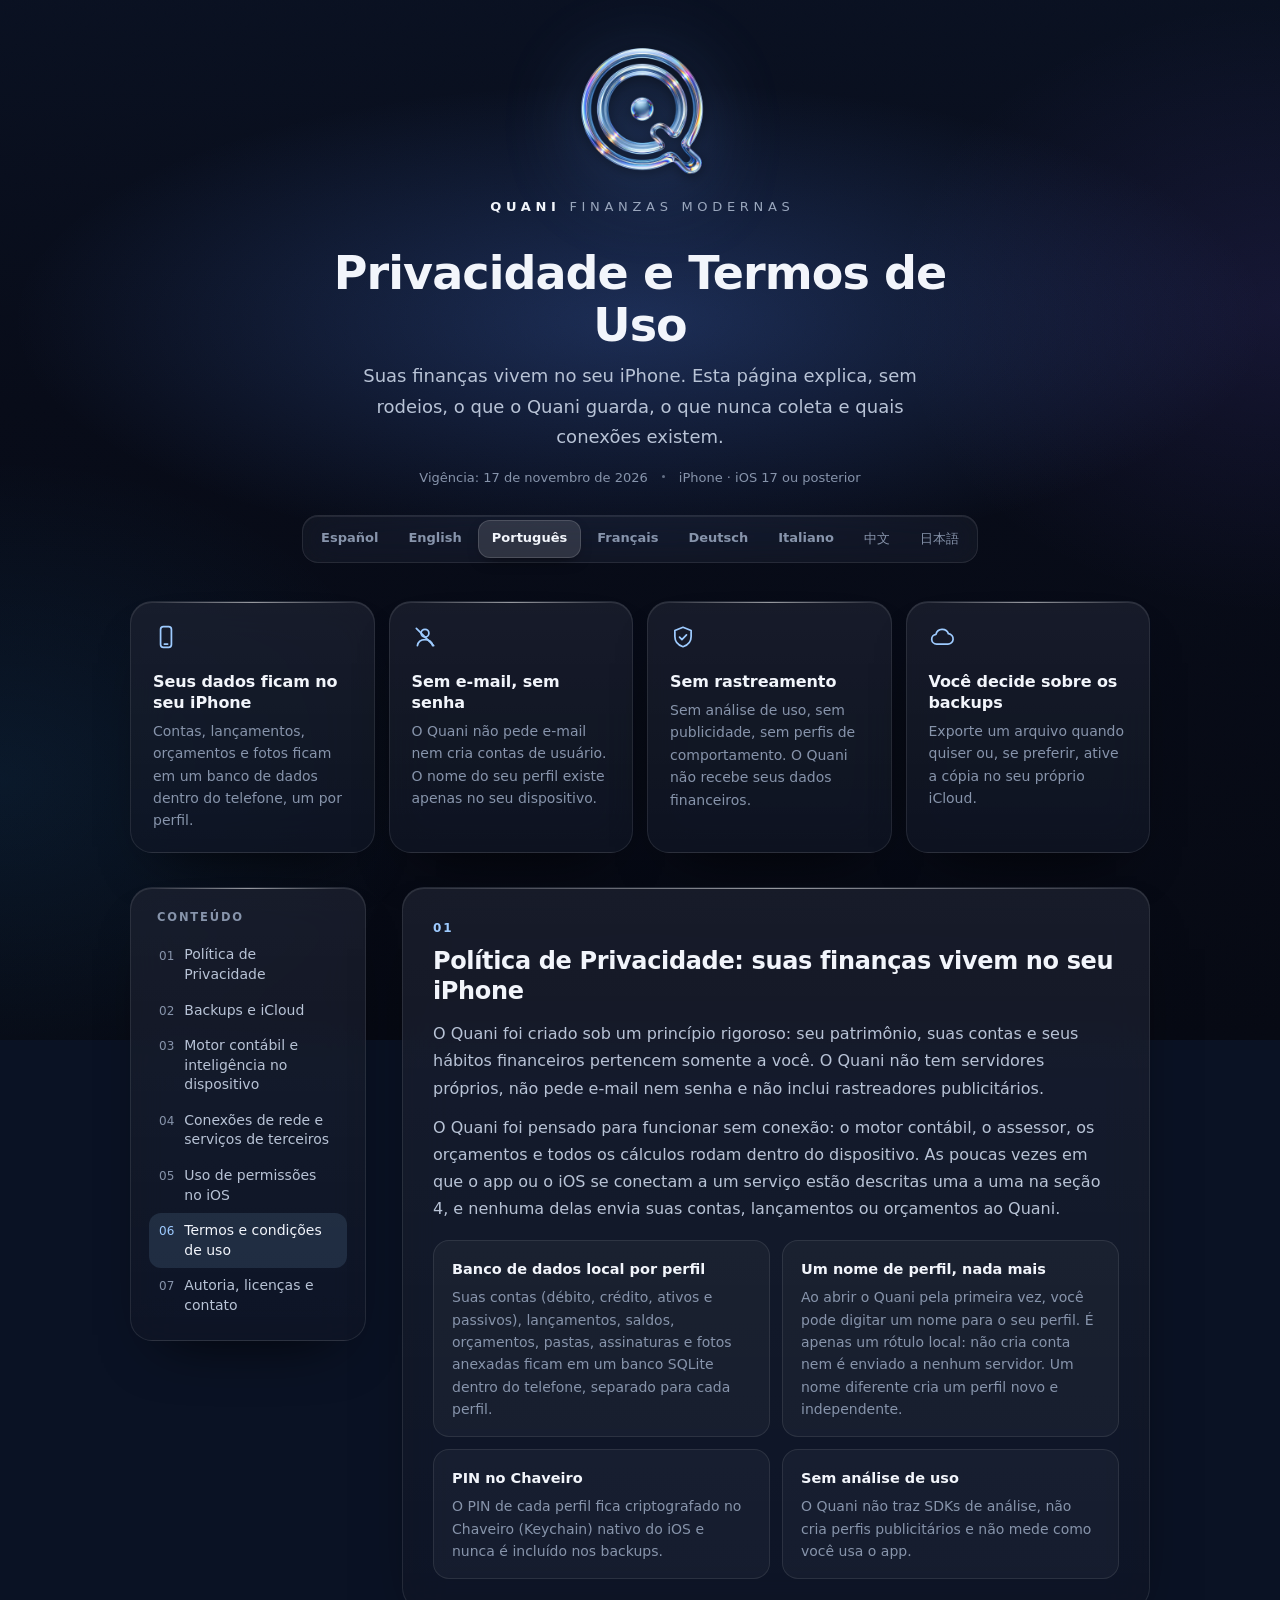
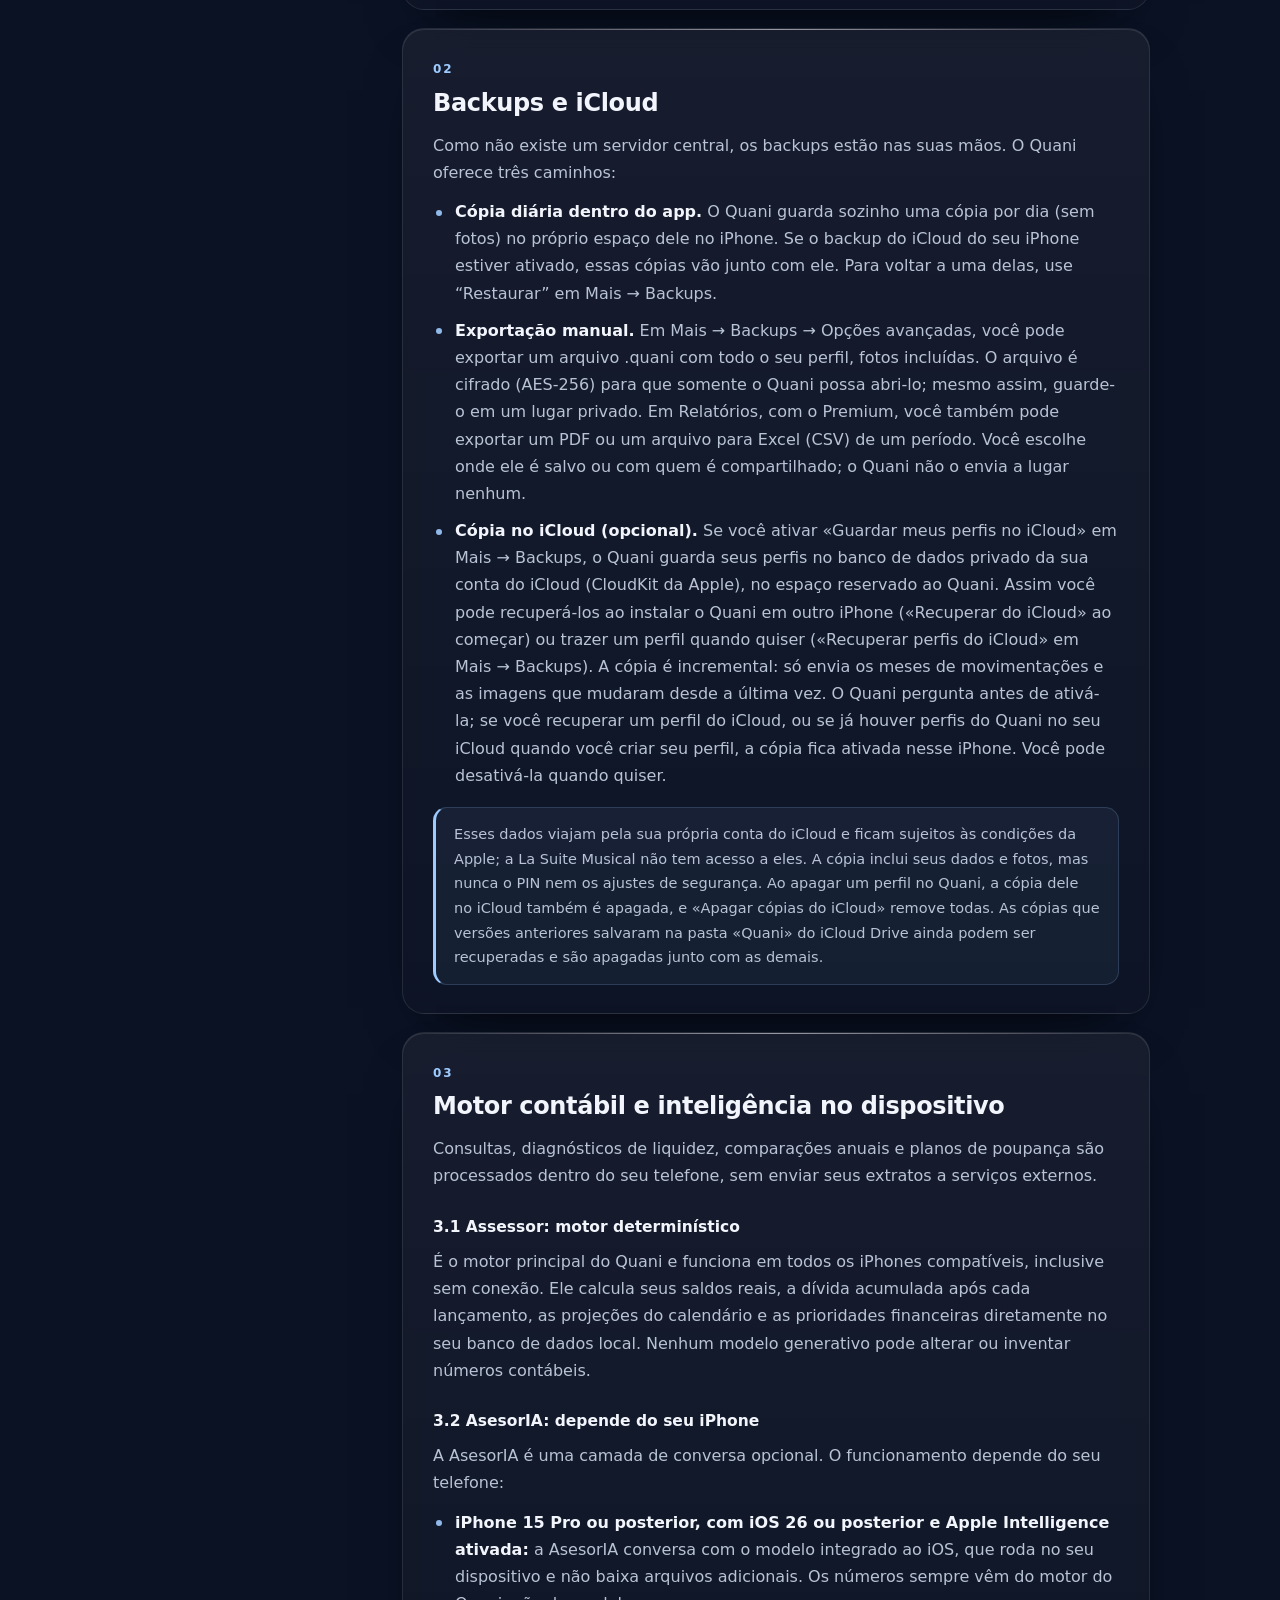
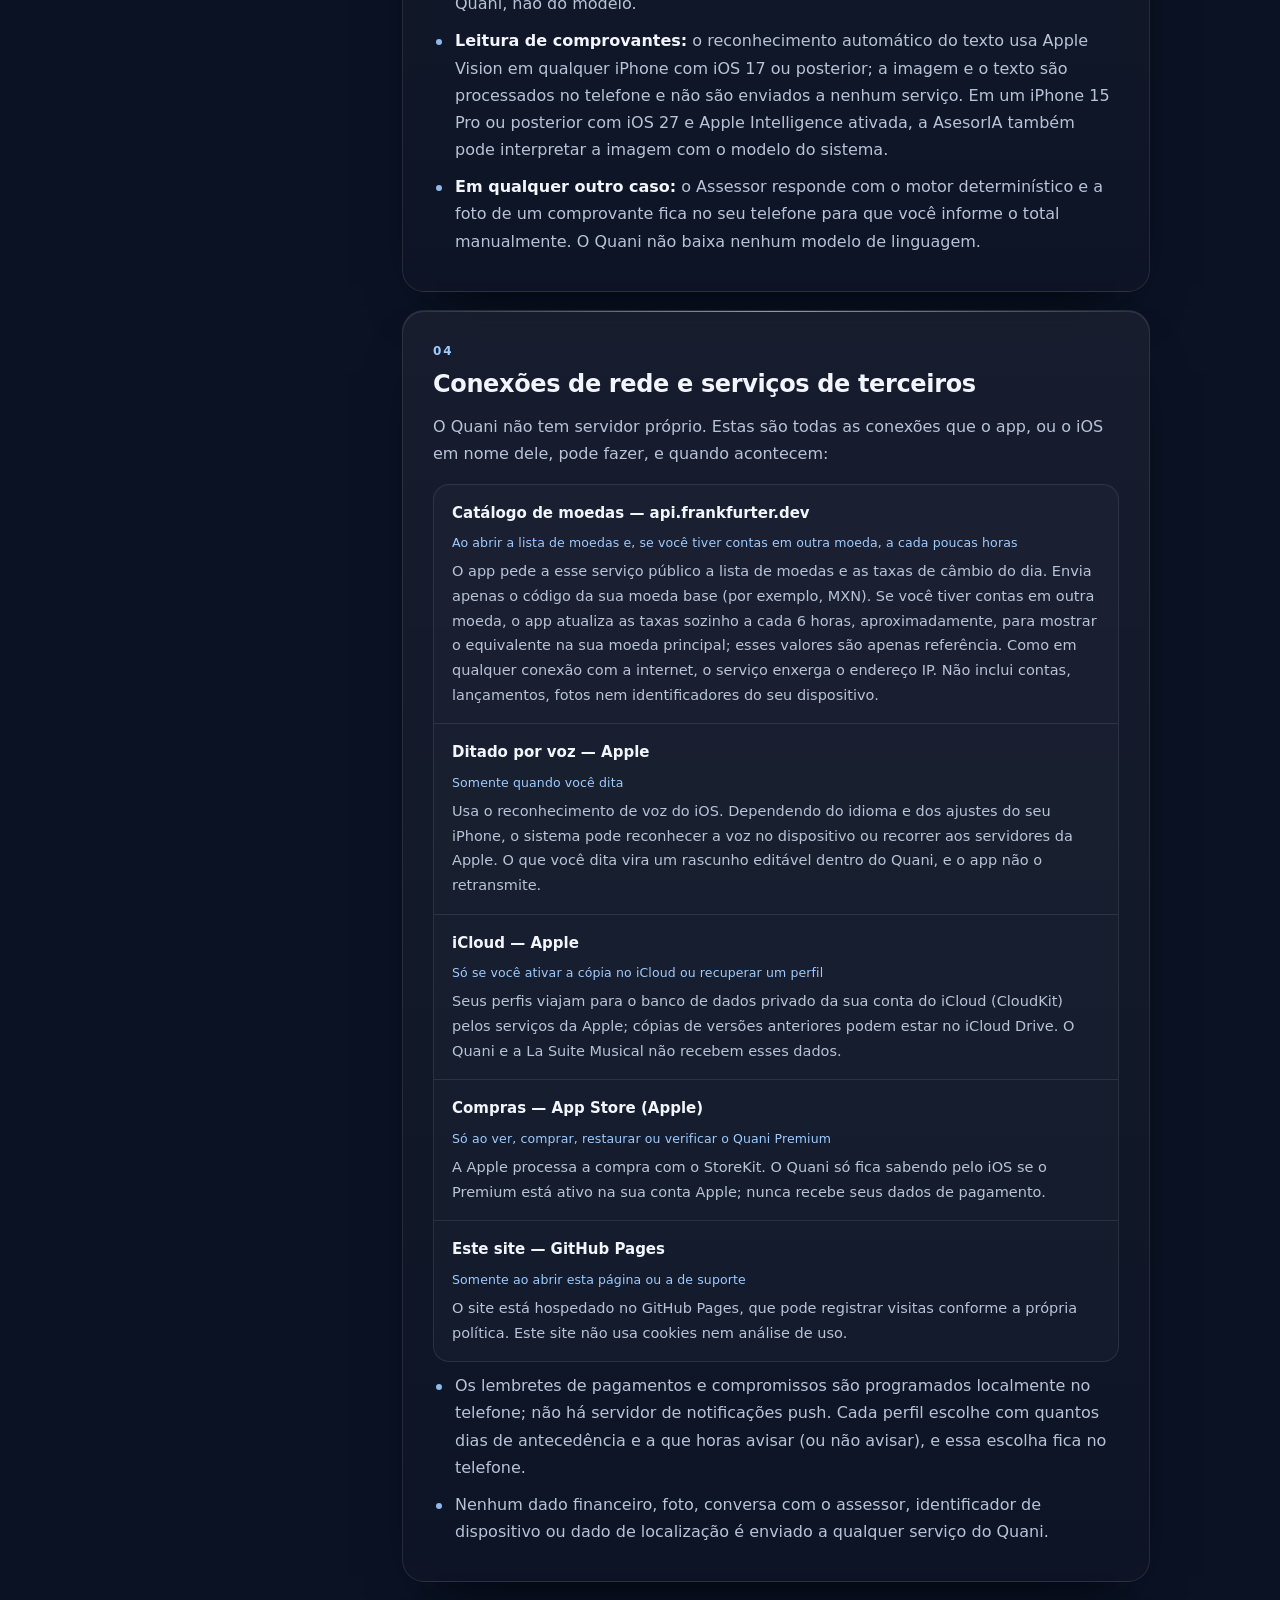
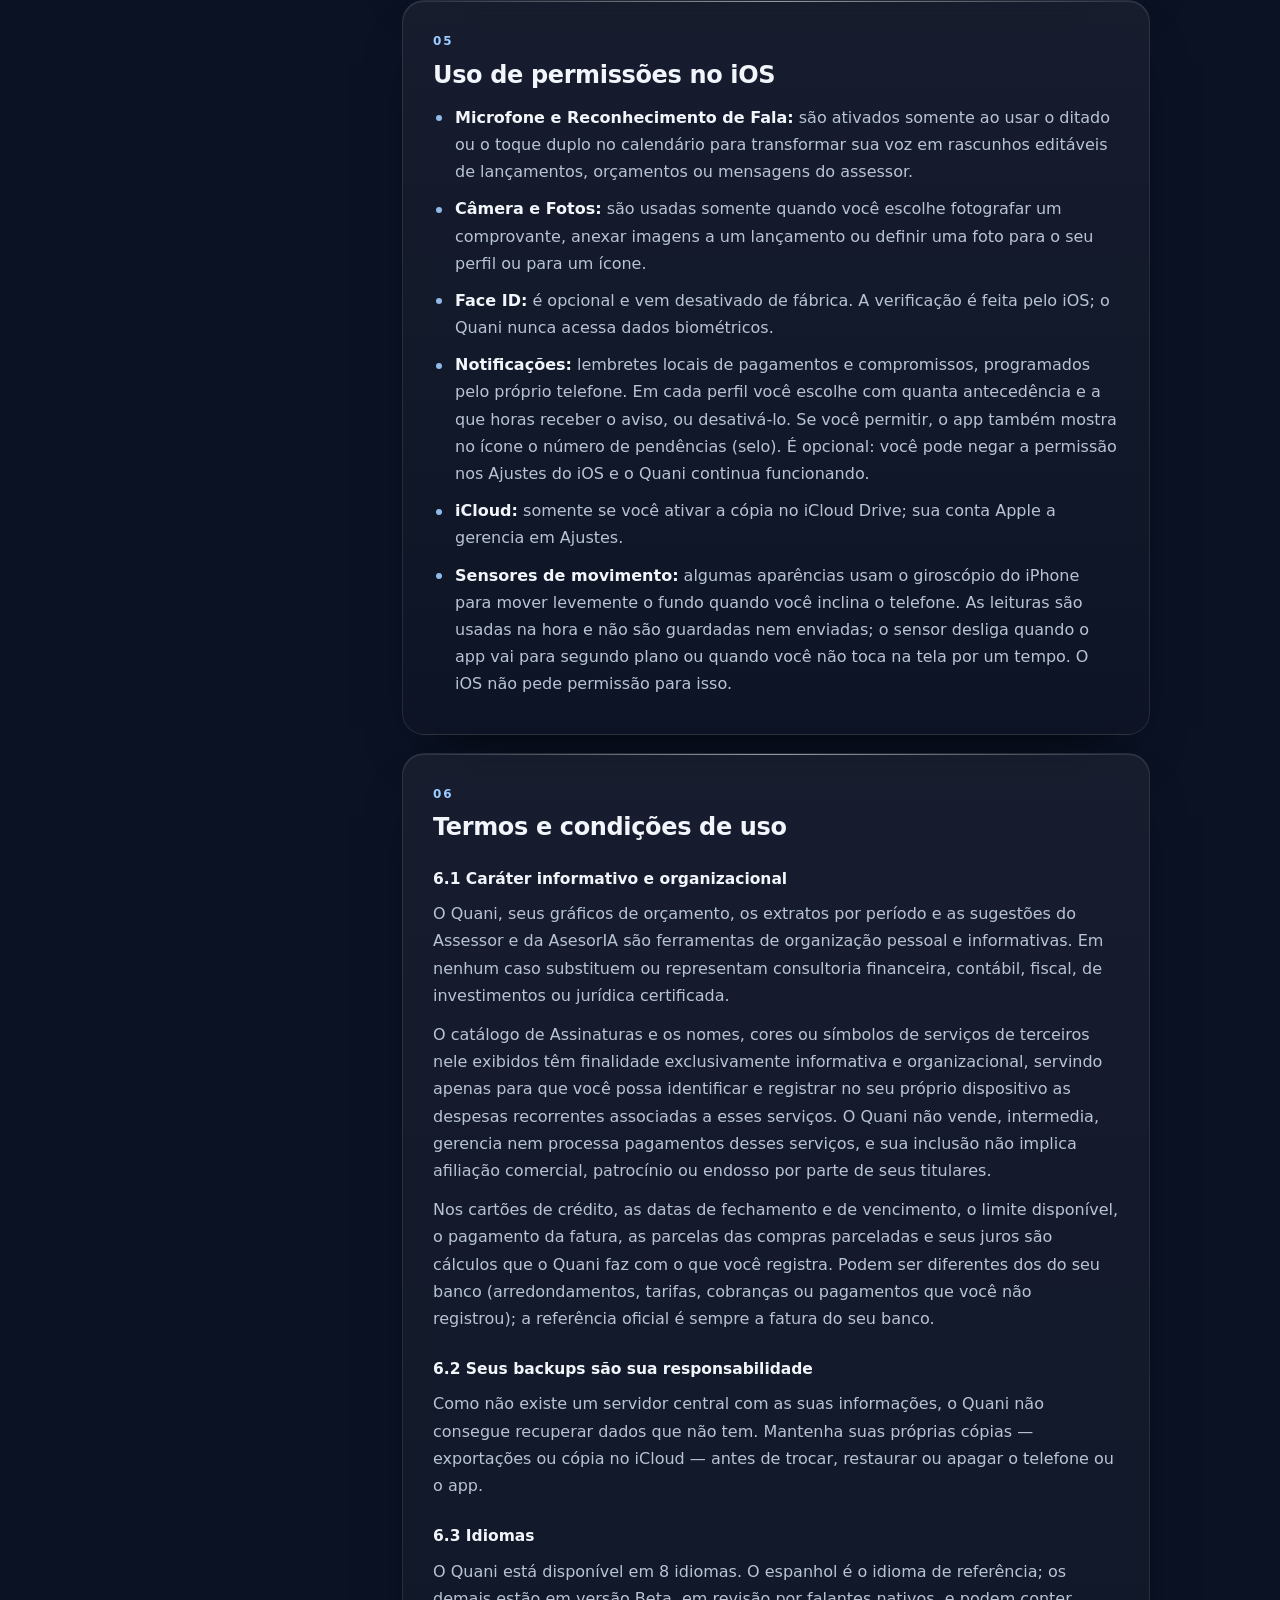
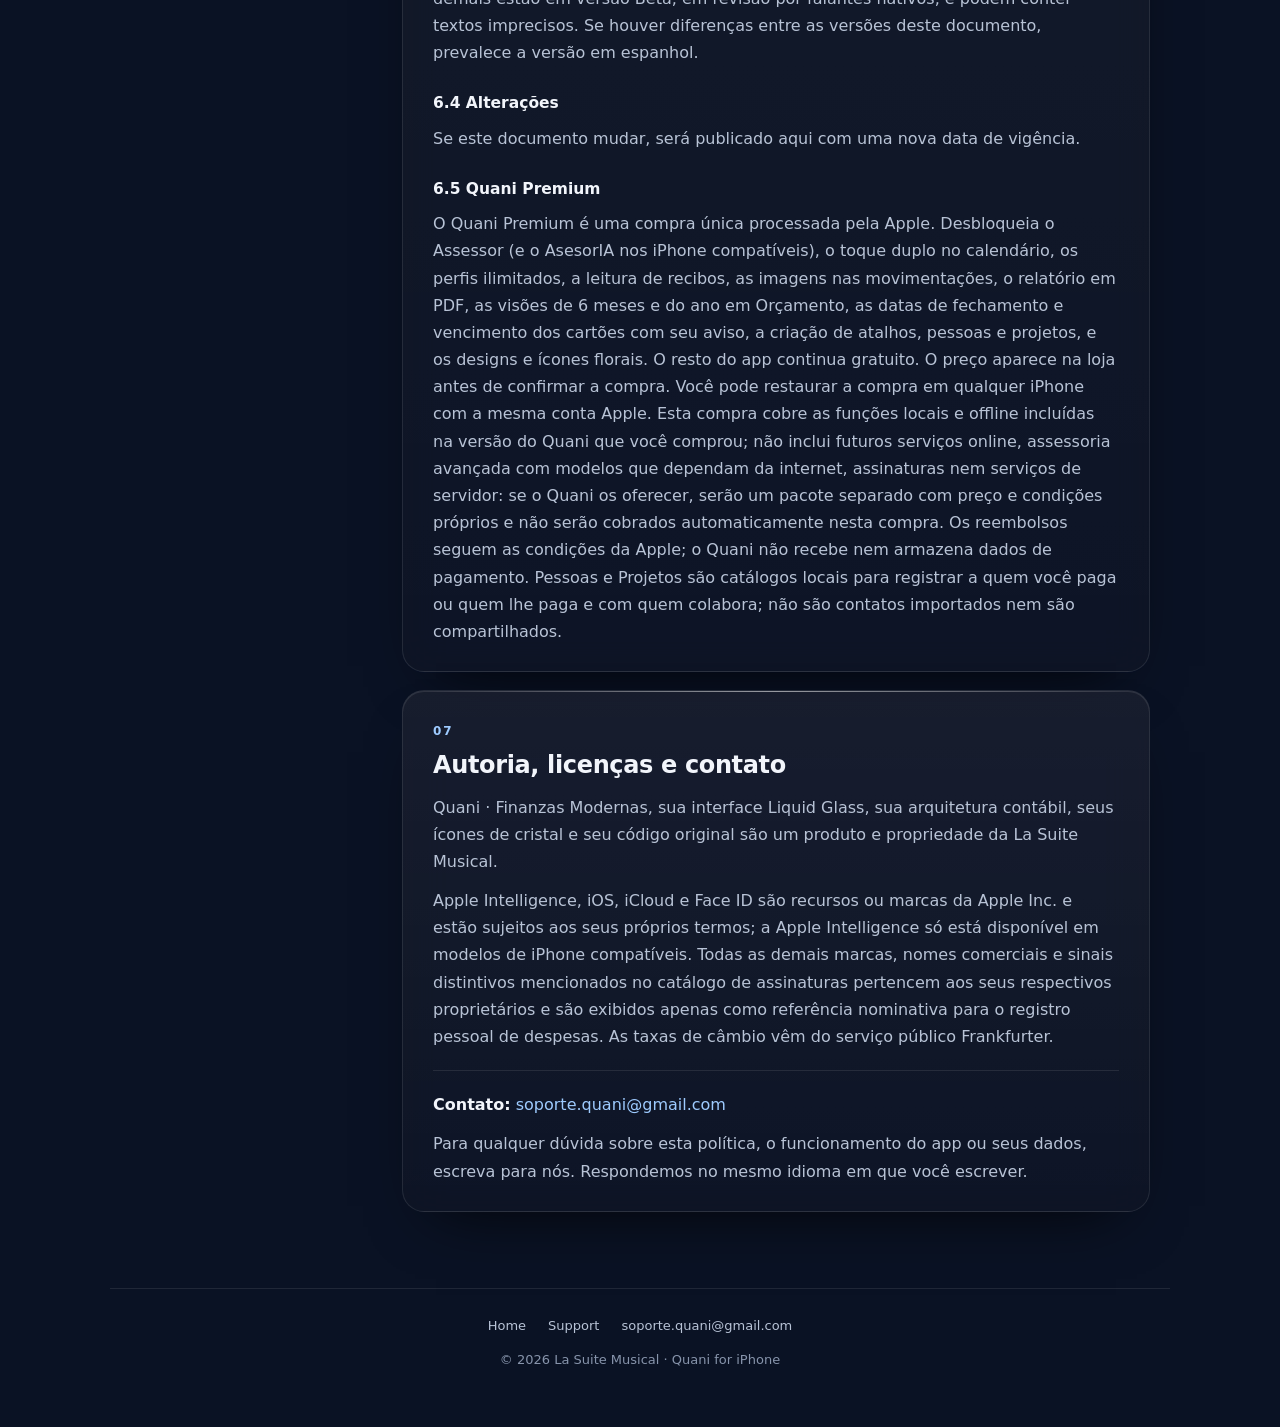
<file: privacidad-y-terminos.pt.html>
<!DOCTYPE html>
<html lang="pt">
<head>
<meta charset="utf-8">
<meta name="viewport" content="width=device-width, initial-scale=1, viewport-fit=cover">
<title>Quani · Privacidade e Termos de Uso</title>
<meta name="description" content="Privacidade e Termos de Uso do Quani · Finanzas Modernas, o app de finanças pessoais que guarda tudo no seu iPhone.">
<meta name="robots" content="index, follow">
<meta name="theme-color" content="#0a1224">
<meta name="color-scheme" content="dark">
<link rel="canonical" href="https://lasuitemusicalrm-ui.github.io/quani-legal/privacidad-y-terminos.pt.html">
<link rel="alternate" hreflang="es" href="https://lasuitemusicalrm-ui.github.io/quani-legal/privacidad-y-terminos.html">
<link rel="alternate" hreflang="en" href="https://lasuitemusicalrm-ui.github.io/quani-legal/privacidad-y-terminos.en.html">
<link rel="alternate" hreflang="pt" href="https://lasuitemusicalrm-ui.github.io/quani-legal/privacidad-y-terminos.pt.html">
<link rel="alternate" hreflang="fr" href="https://lasuitemusicalrm-ui.github.io/quani-legal/privacidad-y-terminos.fr.html">
<link rel="alternate" hreflang="de" href="https://lasuitemusicalrm-ui.github.io/quani-legal/privacidad-y-terminos.de.html">
<link rel="alternate" hreflang="it" href="https://lasuitemusicalrm-ui.github.io/quani-legal/privacidad-y-terminos.it.html">
<link rel="alternate" hreflang="zh" href="https://lasuitemusicalrm-ui.github.io/quani-legal/privacidad-y-terminos.zh.html">
<link rel="alternate" hreflang="ja" href="https://lasuitemusicalrm-ui.github.io/quani-legal/privacidad-y-terminos.ja.html">
<link rel="alternate" hreflang="x-default" href="https://lasuitemusicalrm-ui.github.io/quani-legal/privacidad-y-terminos.html">
<link rel="icon" type="image/png" href="assets/favicon.png">
<link rel="apple-touch-icon" href="assets/apple-touch-icon.png">
<meta property="og:title" content="Quani · Privacidade e Termos de Uso">
<meta property="og:description" content="Privacidade e Termos de Uso do Quani · Finanzas Modernas, o app de finanças pessoais que guarda tudo no seu iPhone.">
<meta property="og:type" content="website">
<meta property="og:image" content="https://lasuitemusicalrm-ui.github.io/quani-legal/assets/quani-logo.png">
<link rel="stylesheet" href="assets/style.css?v=3">
</head>
<body>
<div class="backdrop" aria-hidden="true"></div>
<main class="page">
<header class="brand">
<a href="index.html" aria-label="Quani · Finanzas Modernas"><picture><source srcset="assets/quani-logo.webp" type="image/webp"><img class="mark" src="assets/quani-logo.png" width="640" height="640" alt="Quani"></picture></a>
<p class="wordmark"><b>Quani</b> <span>Finanzas Modernas</span></p>
</header>
<div class="hero">
<h1>Privacidade e Termos de Uso</h1>
<p class="lead">Suas finanças vivem no seu iPhone. Esta página explica, sem rodeios, o que o Quani guarda, o que nunca coleta e quais conexões existem.</p>
<p class="meta"><span>Vigência: 17 de novembro de 2026</span><span>iPhone · iOS 17 ou posterior</span></p>
</div>
<nav class="lang" aria-label="Idioma"><a href="privacidad-y-terminos.html" hreflang="es" lang="es">Español</a><a href="privacidad-y-terminos.en.html" hreflang="en" lang="en">English</a><a href="privacidad-y-terminos.pt.html" hreflang="pt" lang="pt" aria-current="page">Português</a><a href="privacidad-y-terminos.fr.html" hreflang="fr" lang="fr">Français</a><a href="privacidad-y-terminos.de.html" hreflang="de" lang="de">Deutsch</a><a href="privacidad-y-terminos.it.html" hreflang="it" lang="it">Italiano</a><a href="privacidad-y-terminos.zh.html" hreflang="zh" lang="zh-Hans">中文</a><a href="privacidad-y-terminos.ja.html" hreflang="ja" lang="ja">日本語</a></nav>
<div class="summary"><div class="tile"><svg viewBox="0 0 24 24" aria-hidden="true"><rect x="7" y="2.5" width="10" height="19" rx="2.6"/><path d="M10.5 18.5h3"/></svg><h2>Seus dados ficam no seu iPhone</h2><p>Contas, lançamentos, orçamentos e fotos ficam em um banco de dados dentro do telefone, um por perfil.</p></div><div class="tile"><svg viewBox="0 0 24 24" aria-hidden="true"><circle cx="12" cy="8.5" r="3.6"/><path d="M5 20c.6-3.6 3.4-5.6 7-5.6s6.4 2 7 5.6"/><path d="M4 4l16 16"/></svg><h2>Sem e-mail, sem senha</h2><p>O Quani não pede e-mail nem cria contas de usuário. O nome do seu perfil existe apenas no seu dispositivo.</p></div><div class="tile"><svg viewBox="0 0 24 24" aria-hidden="true"><path d="M12 3l7.5 3v5.6c0 4.4-3 8-7.5 9.4-4.5-1.4-7.5-5-7.5-9.4V6z"/><path d="M8.8 12.2l2.2 2.2 4.2-4.4"/></svg><h2>Sem rastreamento</h2><p>Sem análise de uso, sem publicidade, sem perfis de comportamento. O Quani não recebe seus dados financeiros.</p></div><div class="tile"><svg viewBox="0 0 24 24" aria-hidden="true"><path d="M7 18.5a4.5 4.5 0 01-.6-8.96A6 6 0 0117.9 8.9 4.8 4.8 0 0117 18.5z"/></svg><h2>Você decide sobre os backups</h2><p>Exporte um arquivo quando quiser ou, se preferir, ative a cópia no seu próprio iCloud.</p></div></div>
<div class="layout">
<nav class="toc" aria-label="Conteúdo"><h2>Conteúdo</h2><ol><li><a href="#privacidad">Política de Privacidade</a></li><li><a href="#copias">Backups e iCloud</a></li><li><a href="#ia">Motor contábil e inteligência no dispositivo</a></li><li><a href="#red">Conexões de rede e serviços de terceiros</a></li><li><a href="#permisos">Uso de permissões no iOS</a></li><li><a href="#terminos">Termos e condições de uso</a></li><li><a href="#contacto">Autoria, licenças e contato</a></li></ol></nav>
<div class="stack">
<section class="card" id="privacidad"><span class="num">01</span><h2>Política de Privacidade: suas finanças vivem no seu iPhone</h2><p>O Quani foi criado sob um princípio rigoroso: seu patrimônio, suas contas e seus hábitos financeiros pertencem somente a você. O Quani não tem servidores próprios, não pede e-mail nem senha e não inclui rastreadores publicitários.</p><p>O Quani foi pensado para funcionar sem conexão: o motor contábil, o assessor, os orçamentos e todos os cálculos rodam dentro do dispositivo. As poucas vezes em que o app ou o iOS se conectam a um serviço estão descritas uma a uma na seção 4, e nenhuma delas envia suas contas, lançamentos ou orçamentos ao Quani.</p><div class="facts"><div class="fact"><b>Banco de dados local por perfil</b><span>Suas contas (débito, crédito, ativos e passivos), lançamentos, saldos, orçamentos, pastas, assinaturas e fotos anexadas ficam em um banco SQLite dentro do telefone, separado para cada perfil.</span></div><div class="fact"><b>Um nome de perfil, nada mais</b><span>Ao abrir o Quani pela primeira vez, você pode digitar um nome para o seu perfil. É apenas um rótulo local: não cria conta nem é enviado a nenhum servidor. Um nome diferente cria um perfil novo e independente.</span></div><div class="fact"><b>PIN no Chaveiro</b><span>O PIN de cada perfil fica criptografado no Chaveiro (Keychain) nativo do iOS e nunca é incluído nos backups.</span></div><div class="fact"><b>Sem análise de uso</b><span>O Quani não traz SDKs de análise, não cria perfis publicitários e não mede como você usa o app.</span></div></div></section>
<section class="card" id="copias"><span class="num">02</span><h2>Backups e iCloud</h2><p>Como não existe um servidor central, os backups estão nas suas mãos. O Quani oferece três caminhos:</p><ul><li><strong>Cópia diária dentro do app.</strong> O Quani guarda sozinho uma cópia por dia (sem fotos) no próprio espaço dele no iPhone. Se o backup do iCloud do seu iPhone estiver ativado, essas cópias vão junto com ele. Para voltar a uma delas, use “Restaurar” em Mais → Backups.</li><li><strong>Exportação manual.</strong> Em Mais → Backups → Opções avançadas, você pode exportar um arquivo .quani com todo o seu perfil, fotos incluídas. O arquivo é cifrado (AES-256) para que somente o Quani possa abri-lo; mesmo assim, guarde-o em um lugar privado. Em Relatórios, com o Premium, você também pode exportar um PDF ou um arquivo para Excel (CSV) de um período. Você escolhe onde ele é salvo ou com quem é compartilhado; o Quani não o envia a lugar nenhum.</li><li><strong>Cópia no iCloud (opcional).</strong> Se você ativar «Guardar meus perfis no iCloud» em Mais → Backups, o Quani guarda seus perfis no banco de dados privado da sua conta do iCloud (CloudKit da Apple), no espaço reservado ao Quani. Assim você pode recuperá-los ao instalar o Quani em outro iPhone («Recuperar do iCloud» ao começar) ou trazer um perfil quando quiser («Recuperar perfis do iCloud» em Mais → Backups). A cópia é incremental: só envia os meses de movimentações e as imagens que mudaram desde a última vez. O Quani pergunta antes de ativá-la; se você recuperar um perfil do iCloud, ou se já houver perfis do Quani no seu iCloud quando você criar seu perfil, a cópia fica ativada nesse iPhone. Você pode desativá-la quando quiser.</li></ul><div class="note">Esses dados viajam pela sua própria conta do iCloud e ficam sujeitos às condições da Apple; a La Suite Musical não tem acesso a eles. A cópia inclui seus dados e fotos, mas nunca o PIN nem os ajustes de segurança. Ao apagar um perfil no Quani, a cópia dele no iCloud também é apagada, e «Apagar cópias do iCloud» remove todas. As cópias que versões anteriores salvaram na pasta «Quani» do iCloud Drive ainda podem ser recuperadas e são apagadas junto com as demais.</div></section>
<section class="card" id="ia"><span class="num">03</span><h2>Motor contábil e inteligência no dispositivo</h2><p>Consultas, diagnósticos de liquidez, comparações anuais e planos de poupança são processados dentro do seu telefone, sem enviar seus extratos a serviços externos.</p><h3>3.1 Assessor: motor determinístico</h3><p>É o motor principal do Quani e funciona em todos os iPhones compatíveis, inclusive sem conexão. Ele calcula seus saldos reais, a dívida acumulada após cada lançamento, as projeções do calendário e as prioridades financeiras diretamente no seu banco de dados local. Nenhum modelo generativo pode alterar ou inventar números contábeis.</p><h3>3.2 AsesorIA: depende do seu iPhone</h3><p>A AsesorIA é uma camada de conversa opcional. O funcionamento depende do seu telefone:</p><ul><li><strong>iPhone 15 Pro ou posterior, com iOS 26 ou posterior e Apple Intelligence ativada:</strong> a AsesorIA conversa com o modelo integrado ao iOS, que roda no seu dispositivo e não baixa arquivos adicionais. Os números sempre vêm do motor do Quani, não do modelo.</li><li><strong>Leitura de comprovantes:</strong> o reconhecimento automático do texto usa Apple Vision em qualquer iPhone com iOS 17 ou posterior; a imagem e o texto são processados no telefone e não são enviados a nenhum serviço. Em um iPhone 15 Pro ou posterior com iOS 27 e Apple Intelligence ativada, a AsesorIA também pode interpretar a imagem com o modelo do sistema.</li><li><strong>Em qualquer outro caso:</strong> o Assessor responde com o motor determinístico e a foto de um comprovante fica no seu telefone para que você informe o total manualmente. O Quani não baixa nenhum modelo de linguagem.</li></ul></section>
<section class="card" id="red"><span class="num">04</span><h2>Conexões de rede e serviços de terceiros</h2><p>O Quani não tem servidor próprio. Estas são todas as conexões que o app, ou o iOS em nome dele, pode fazer, e quando acontecem:</p><div class="rows"><div class="row"><h3>Catálogo de moedas — api.frankfurter.dev</h3><span class="when">Ao abrir a lista de moedas e, se você tiver contas em outra moeda, a cada poucas horas</span><p>O app pede a esse serviço público a lista de moedas e as taxas de câmbio do dia. Envia apenas o código da sua moeda base (por exemplo, MXN). Se você tiver contas em outra moeda, o app atualiza as taxas sozinho a cada 6 horas, aproximadamente, para mostrar o equivalente na sua moeda principal; esses valores são apenas referência. Como em qualquer conexão com a internet, o serviço enxerga o endereço IP. Não inclui contas, lançamentos, fotos nem identificadores do seu dispositivo.</p></div><div class="row"><h3>Ditado por voz — Apple</h3><span class="when">Somente quando você dita</span><p>Usa o reconhecimento de voz do iOS. Dependendo do idioma e dos ajustes do seu iPhone, o sistema pode reconhecer a voz no dispositivo ou recorrer aos servidores da Apple. O que você dita vira um rascunho editável dentro do Quani, e o app não o retransmite.</p></div><div class="row"><h3>iCloud — Apple</h3><span class="when">Só se você ativar a cópia no iCloud ou recuperar um perfil</span><p>Seus perfis viajam para o banco de dados privado da sua conta do iCloud (CloudKit) pelos serviços da Apple; cópias de versões anteriores podem estar no iCloud Drive. O Quani e a La Suite Musical não recebem esses dados.</p></div><div class="row"><h3>Compras — App Store (Apple)</h3><span class="when">Só ao ver, comprar, restaurar ou verificar o Quani Premium</span><p>A Apple processa a compra com o StoreKit. O Quani só fica sabendo pelo iOS se o Premium está ativo na sua conta Apple; nunca recebe seus dados de pagamento.</p></div><div class="row"><h3>Este site — GitHub Pages</h3><span class="when">Somente ao abrir esta página ou a de suporte</span><p>O site está hospedado no GitHub Pages, que pode registrar visitas conforme a própria política. Este site não usa cookies nem análise de uso.</p></div></div><ul><li>Os lembretes de pagamentos e compromissos são programados localmente no telefone; não há servidor de notificações push. Cada perfil escolhe com quantos dias de antecedência e a que horas avisar (ou não avisar), e essa escolha fica no telefone.</li><li>Nenhum dado financeiro, foto, conversa com o assessor, identificador de dispositivo ou dado de localização é enviado a qualquer serviço do Quani.</li></ul></section>
<section class="card" id="permisos"><span class="num">05</span><h2>Uso de permissões no iOS</h2><ul><li><strong>Microfone e Reconhecimento de Fala:</strong> são ativados somente ao usar o ditado ou o toque duplo no calendário para transformar sua voz em rascunhos editáveis de lançamentos, orçamentos ou mensagens do assessor.</li><li><strong>Câmera e Fotos:</strong> são usadas somente quando você escolhe fotografar um comprovante, anexar imagens a um lançamento ou definir uma foto para o seu perfil ou para um ícone.</li><li><strong>Face ID:</strong> é opcional e vem desativado de fábrica. A verificação é feita pelo iOS; o Quani nunca acessa dados biométricos.</li><li><strong>Notificações:</strong> lembretes locais de pagamentos e compromissos, programados pelo próprio telefone. Em cada perfil você escolhe com quanta antecedência e a que horas receber o aviso, ou desativá-lo. Se você permitir, o app também mostra no ícone o número de pendências (selo). É opcional: você pode negar a permissão nos Ajustes do iOS e o Quani continua funcionando.</li><li><strong>iCloud:</strong> somente se você ativar a cópia no iCloud Drive; sua conta Apple a gerencia em Ajustes.</li><li><strong>Sensores de movimento:</strong> algumas aparências usam o giroscópio do iPhone para mover levemente o fundo quando você inclina o telefone. As leituras são usadas na hora e não são guardadas nem enviadas; o sensor desliga quando o app vai para segundo plano ou quando você não toca na tela por um tempo. O iOS não pede permissão para isso.</li></ul></section>
<section class="card" id="terminos"><span class="num">06</span><h2>Termos e condições de uso</h2><h3>6.1 Caráter informativo e organizacional</h3><p>O Quani, seus gráficos de orçamento, os extratos por período e as sugestões do Assessor e da AsesorIA são ferramentas de organização pessoal e informativas. Em nenhum caso substituem ou representam consultoria financeira, contábil, fiscal, de investimentos ou jurídica certificada.</p><p>O catálogo de Assinaturas e os nomes, cores ou símbolos de serviços de terceiros nele exibidos têm finalidade exclusivamente informativa e organizacional, servindo apenas para que você possa identificar e registrar no seu próprio dispositivo as despesas recorrentes associadas a esses serviços. O Quani não vende, intermedia, gerencia nem processa pagamentos desses serviços, e sua inclusão não implica afiliação comercial, patrocínio ou endosso por parte de seus titulares.</p><p>Nos cartões de crédito, as datas de fechamento e de vencimento, o limite disponível, o pagamento da fatura, as parcelas das compras parceladas e seus juros são cálculos que o Quani faz com o que você registra. Podem ser diferentes dos do seu banco (arredondamentos, tarifas, cobranças ou pagamentos que você não registrou); a referência oficial é sempre a fatura do seu banco.</p><h3>6.2 Seus backups são sua responsabilidade</h3><p>Como não existe um servidor central com as suas informações, o Quani não consegue recuperar dados que não tem. Mantenha suas próprias cópias — exportações ou cópia no iCloud — antes de trocar, restaurar ou apagar o telefone ou o app.</p><h3>6.3 Idiomas</h3><p>O Quani está disponível em 8 idiomas. O espanhol é o idioma de referência; os demais estão em versão Beta, em revisão por falantes nativos, e podem conter textos imprecisos. Se houver diferenças entre as versões deste documento, prevalece a versão em espanhol.</p><h3>6.4 Alterações</h3><p>Se este documento mudar, será publicado aqui com uma nova data de vigência.</p><h3>6.5 Quani Premium</h3><p>O Quani Premium é uma compra única processada pela Apple. Desbloqueia o Assessor (e o AsesorIA nos iPhone compatíveis), o toque duplo no calendário, os perfis ilimitados, a leitura de recibos, as imagens nas movimentações, o relatório em PDF, as visões de 6 meses e do ano em Orçamento, as datas de fechamento e vencimento dos cartões com seu aviso, a criação de atalhos, pessoas e projetos, e os designs e ícones florais. O resto do app continua gratuito. O preço aparece na loja antes de confirmar a compra. Você pode restaurar a compra em qualquer iPhone com a mesma conta Apple. Esta compra cobre as funções locais e offline incluídas na versão do Quani que você comprou; não inclui futuros serviços online, assessoria avançada com modelos que dependam da internet, assinaturas nem serviços de servidor: se o Quani os oferecer, serão um pacote separado com preço e condições próprios e não serão cobrados automaticamente nesta compra. Os reembolsos seguem as condições da Apple; o Quani não recebe nem armazena dados de pagamento. Pessoas e Projetos são catálogos locais para registrar a quem você paga ou quem lhe paga e com quem colabora; não são contatos importados nem são compartilhados.</p></section>
<section class="card" id="contacto"><span class="num">07</span><h2>Autoria, licenças e contato</h2><p>Quani · Finanzas Modernas, sua interface Liquid Glass, sua arquitetura contábil, seus ícones de cristal e seu código original são um produto e propriedade da La Suite Musical.</p><p>Apple Intelligence, iOS, iCloud e Face ID são recursos ou marcas da Apple Inc. e estão sujeitos aos seus próprios termos; a Apple Intelligence só está disponível em modelos de iPhone compatíveis. Todas as demais marcas, nomes comerciais e sinais distintivos mencionados no catálogo de assinaturas pertencem aos seus respectivos proprietários e são exibidos apenas como referência nominativa para o registro pessoal de despesas. As taxas de câmbio vêm do serviço público Frankfurter.</p><hr><p><strong>Contato:</strong> <a href="mailto:soporte.quani@gmail.com">soporte.quani@gmail.com</a></p><p>Para qualquer dúvida sobre esta política, o funcionamento do app ou seus dados, escreva para nós. Respondemos no mesmo idioma em que você escrever.</p></section>
</div>
</div>
</main>
<footer>
<nav><a href="index.html">Home</a><a href="soporte.html">Support</a><a href="mailto:soporte.quani@gmail.com">soporte.quani@gmail.com</a></nav>
<p>© 2026 La Suite Musical · Quani for iPhone</p>
</footer>
<script>
(function(){try{var links=[].slice.call(document.querySelectorAll('.toc a'));if(!links.length||!('IntersectionObserver'in window))return;
var map={};links.forEach(function(a){map[a.getAttribute('href').slice(1)]=a});
var io=new IntersectionObserver(function(es){es.forEach(function(e){if(e.isIntersecting){links.forEach(function(a){a.classList.remove('on')});var a=map[e.target.id];if(a)a.classList.add('on')}})},{rootMargin:'-20% 0px -70% 0px'});
Object.keys(map).forEach(function(id){var el=document.getElementById(id);if(el)io.observe(el)})}catch(e){}})();
</script>
</body>
</html>
</file>
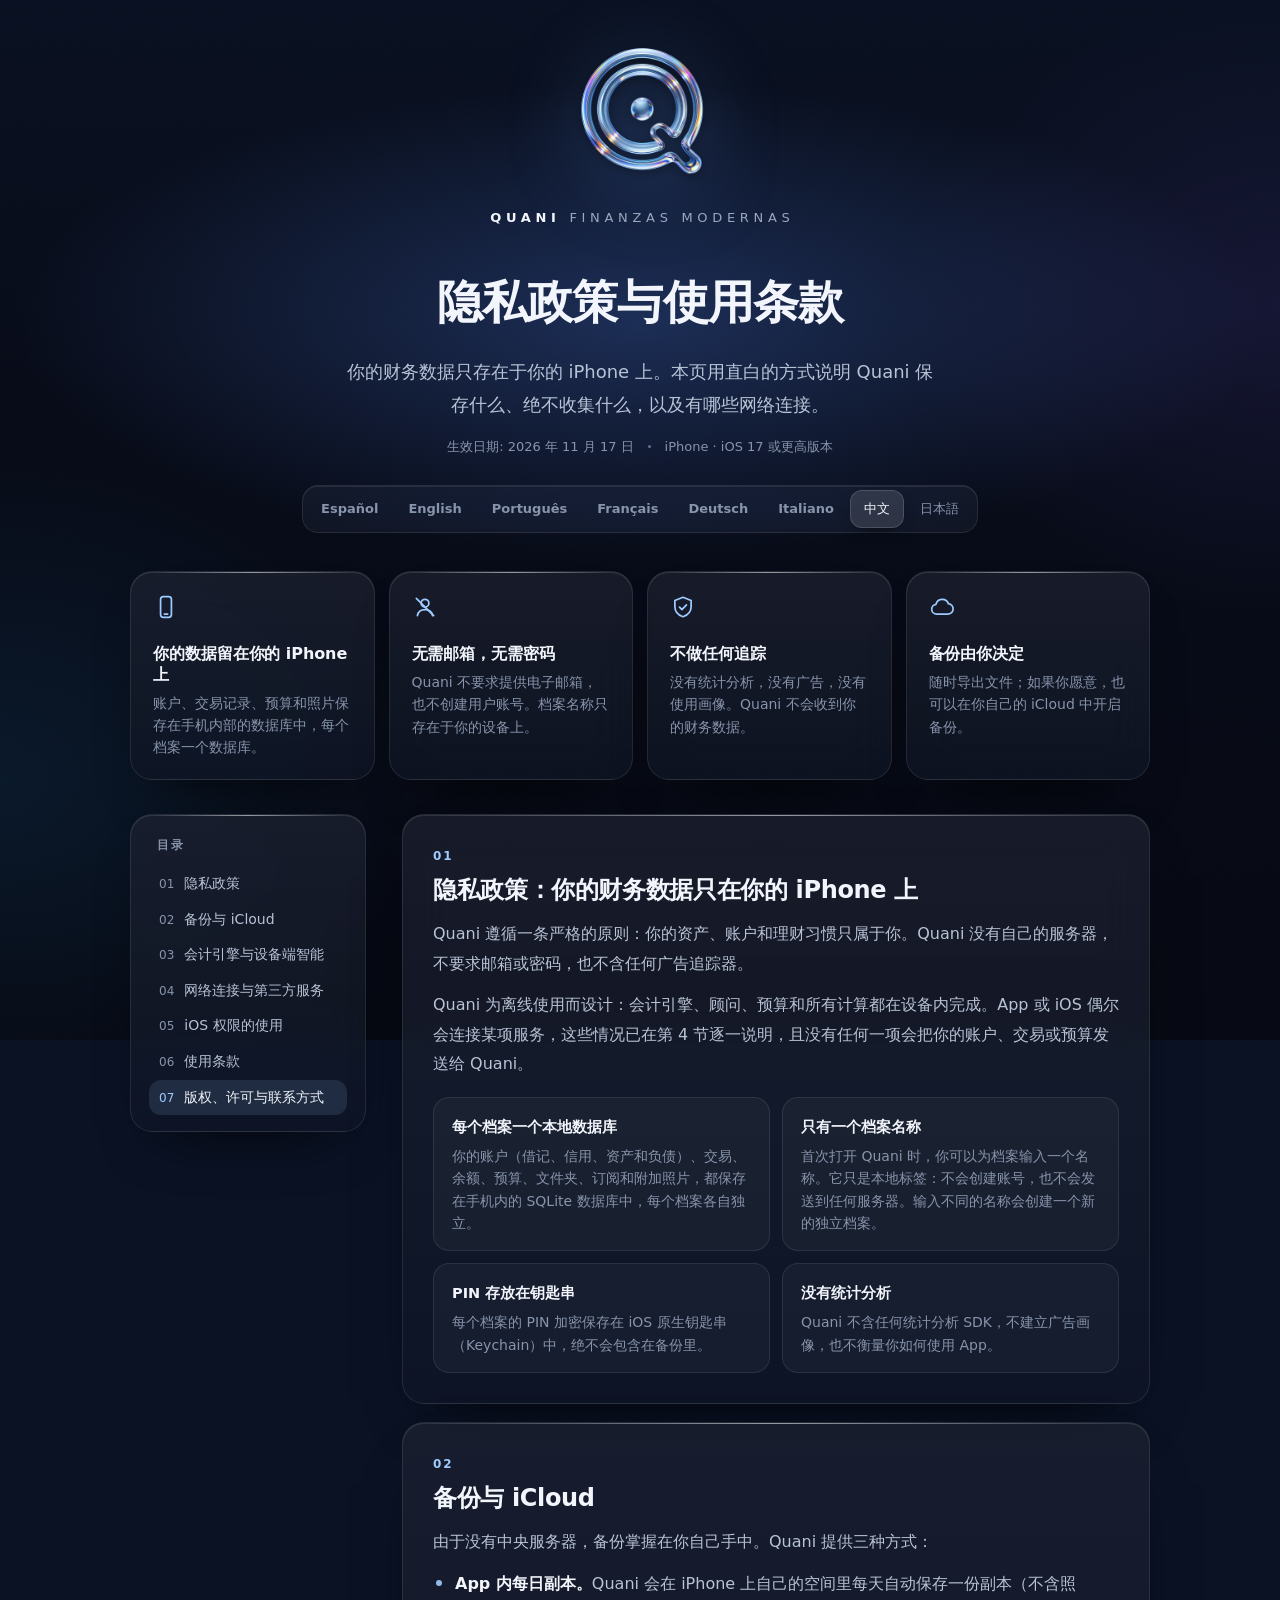
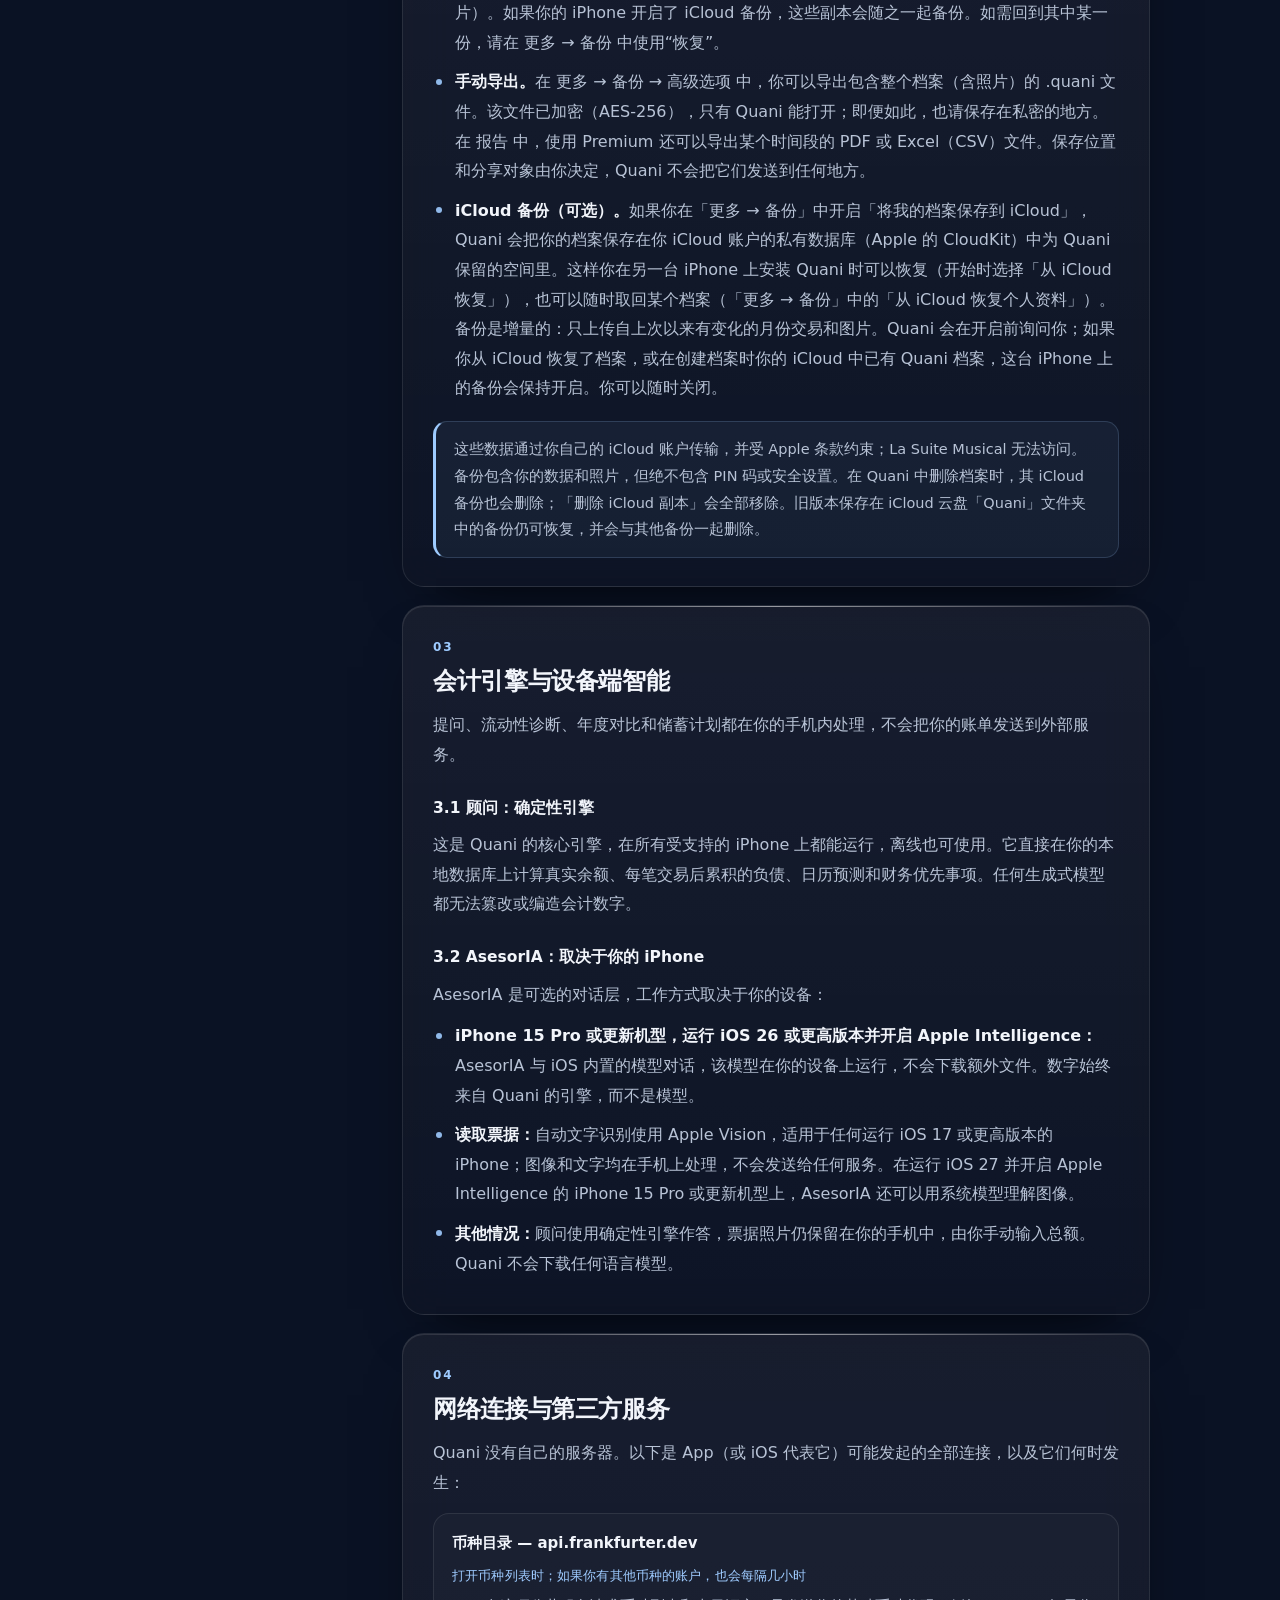
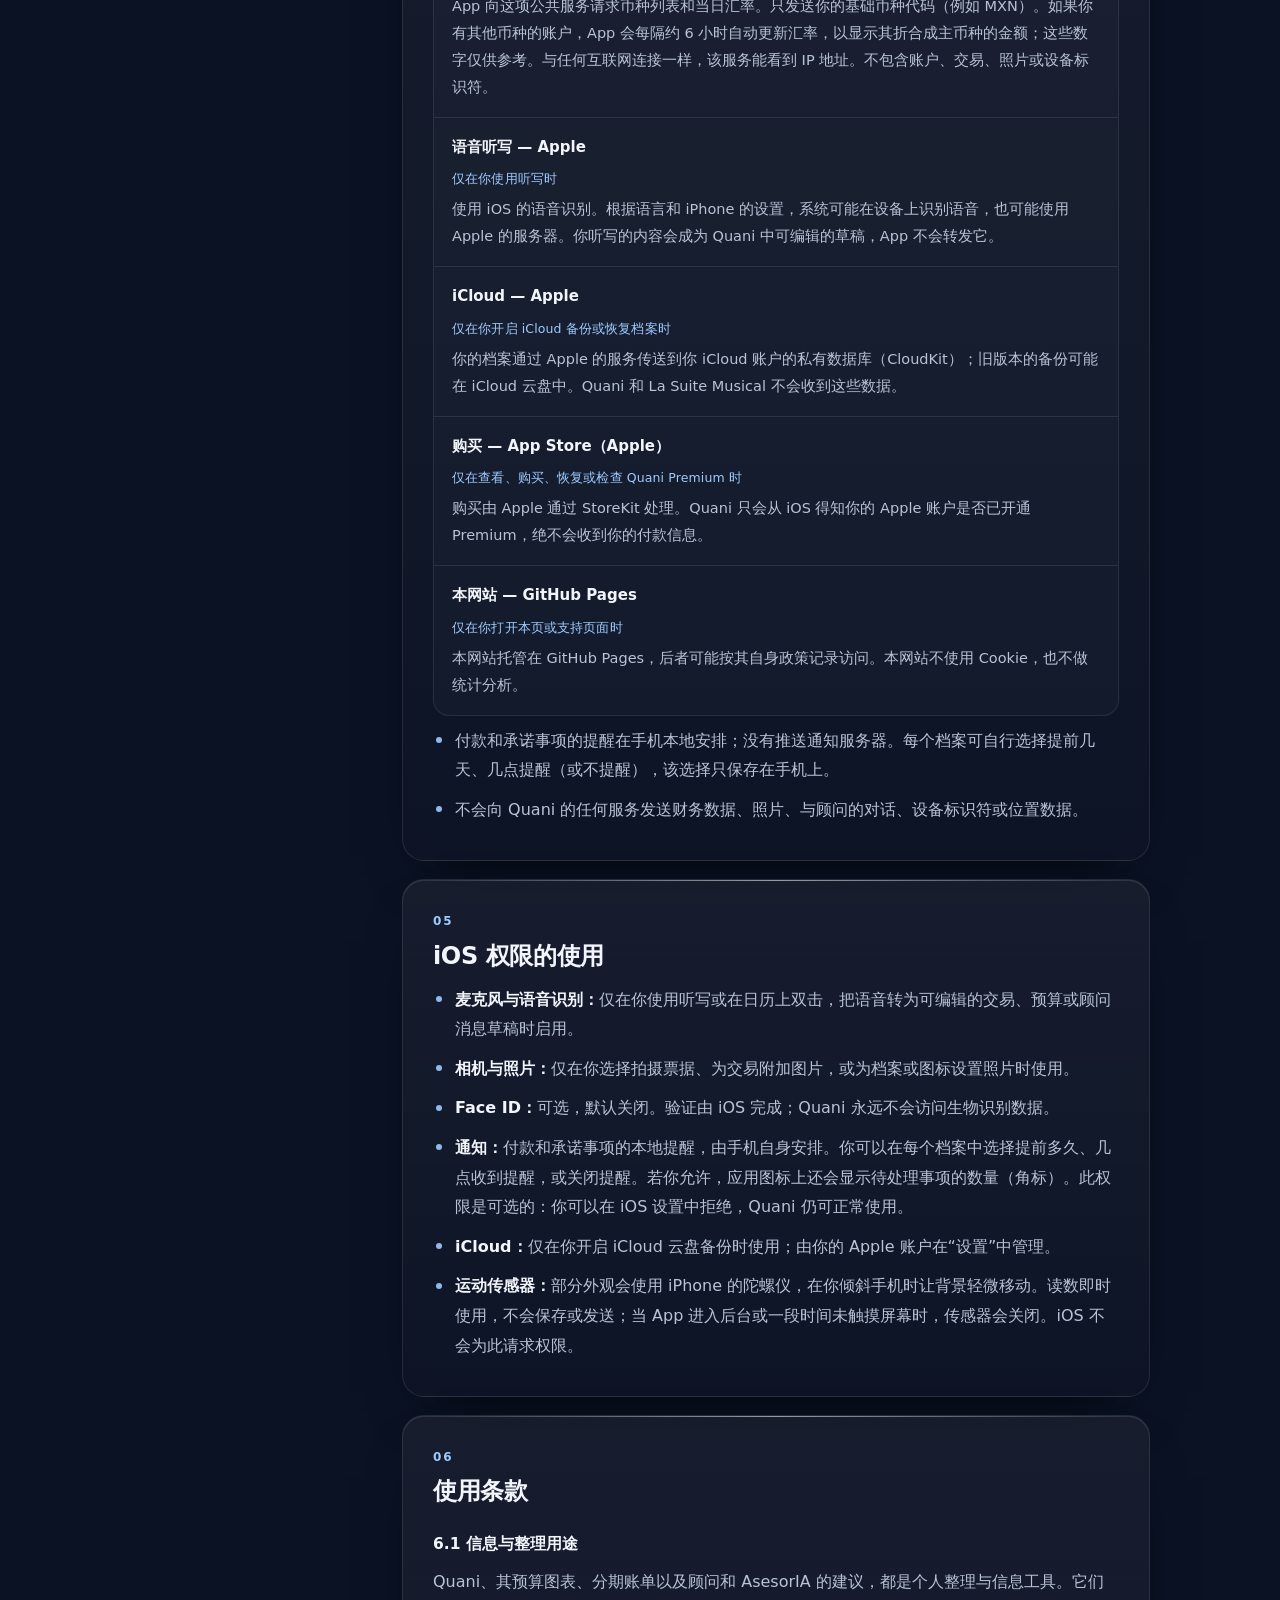
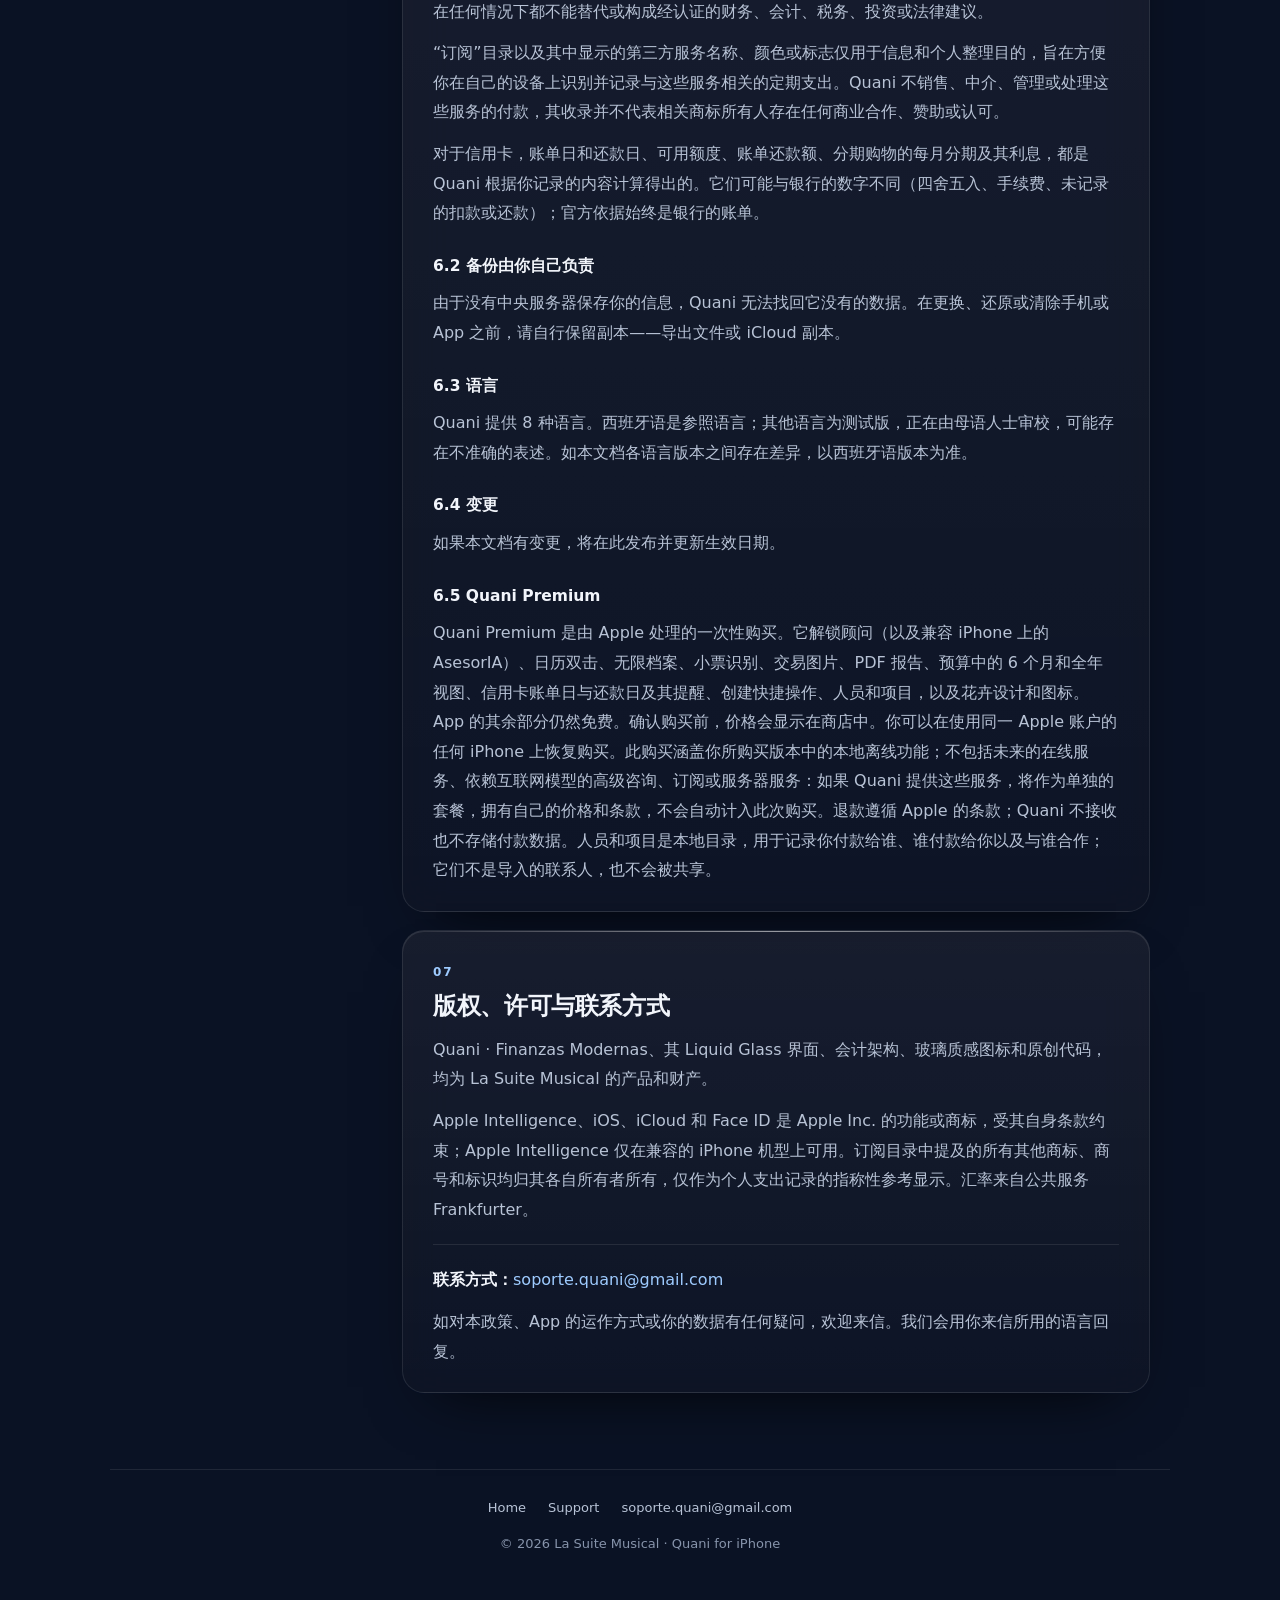
<file: privacidad-y-terminos.zh.html>
<!DOCTYPE html>
<html lang="zh-Hans">
<head>
<meta charset="utf-8">
<meta name="viewport" content="width=device-width, initial-scale=1, viewport-fit=cover">
<title>Quani · 隐私政策与使用条款</title>
<meta name="description" content="Quani · Finanzas Modernas 的隐私政策与使用条款。这款个人理财 App 把一切都保存在你的 iPhone 上。">
<meta name="robots" content="index, follow">
<meta name="theme-color" content="#0a1224">
<meta name="color-scheme" content="dark">
<link rel="canonical" href="https://lasuitemusicalrm-ui.github.io/quani-legal/privacidad-y-terminos.zh.html">
<link rel="alternate" hreflang="es" href="https://lasuitemusicalrm-ui.github.io/quani-legal/privacidad-y-terminos.html">
<link rel="alternate" hreflang="en" href="https://lasuitemusicalrm-ui.github.io/quani-legal/privacidad-y-terminos.en.html">
<link rel="alternate" hreflang="pt" href="https://lasuitemusicalrm-ui.github.io/quani-legal/privacidad-y-terminos.pt.html">
<link rel="alternate" hreflang="fr" href="https://lasuitemusicalrm-ui.github.io/quani-legal/privacidad-y-terminos.fr.html">
<link rel="alternate" hreflang="de" href="https://lasuitemusicalrm-ui.github.io/quani-legal/privacidad-y-terminos.de.html">
<link rel="alternate" hreflang="it" href="https://lasuitemusicalrm-ui.github.io/quani-legal/privacidad-y-terminos.it.html">
<link rel="alternate" hreflang="zh" href="https://lasuitemusicalrm-ui.github.io/quani-legal/privacidad-y-terminos.zh.html">
<link rel="alternate" hreflang="ja" href="https://lasuitemusicalrm-ui.github.io/quani-legal/privacidad-y-terminos.ja.html">
<link rel="alternate" hreflang="x-default" href="https://lasuitemusicalrm-ui.github.io/quani-legal/privacidad-y-terminos.html">
<link rel="icon" type="image/png" href="assets/favicon.png">
<link rel="apple-touch-icon" href="assets/apple-touch-icon.png">
<meta property="og:title" content="Quani · 隐私政策与使用条款">
<meta property="og:description" content="Quani · Finanzas Modernas 的隐私政策与使用条款。这款个人理财 App 把一切都保存在你的 iPhone 上。">
<meta property="og:type" content="website">
<meta property="og:image" content="https://lasuitemusicalrm-ui.github.io/quani-legal/assets/quani-logo.png">
<link rel="stylesheet" href="assets/style.css?v=3">
</head>
<body>
<div class="backdrop" aria-hidden="true"></div>
<main class="page">
<header class="brand">
<a href="index.html" aria-label="Quani · Finanzas Modernas"><picture><source srcset="assets/quani-logo.webp" type="image/webp"><img class="mark" src="assets/quani-logo.png" width="640" height="640" alt="Quani"></picture></a>
<p class="wordmark"><b>Quani</b> <span>Finanzas Modernas</span></p>
</header>
<div class="hero">
<h1>隐私政策与使用条款</h1>
<p class="lead">你的财务数据只存在于你的 iPhone 上。本页用直白的方式说明 Quani 保存什么、绝不收集什么，以及有哪些网络连接。</p>
<p class="meta"><span>生效日期: 2026 年 11 月 17 日</span><span>iPhone · iOS 17 或更高版本</span></p>
</div>
<nav class="lang" aria-label="语言"><a href="privacidad-y-terminos.html" hreflang="es" lang="es">Español</a><a href="privacidad-y-terminos.en.html" hreflang="en" lang="en">English</a><a href="privacidad-y-terminos.pt.html" hreflang="pt" lang="pt">Português</a><a href="privacidad-y-terminos.fr.html" hreflang="fr" lang="fr">Français</a><a href="privacidad-y-terminos.de.html" hreflang="de" lang="de">Deutsch</a><a href="privacidad-y-terminos.it.html" hreflang="it" lang="it">Italiano</a><a href="privacidad-y-terminos.zh.html" hreflang="zh" lang="zh-Hans" aria-current="page">中文</a><a href="privacidad-y-terminos.ja.html" hreflang="ja" lang="ja">日本語</a></nav>
<div class="summary"><div class="tile"><svg viewBox="0 0 24 24" aria-hidden="true"><rect x="7" y="2.5" width="10" height="19" rx="2.6"/><path d="M10.5 18.5h3"/></svg><h2>你的数据留在你的 iPhone 上</h2><p>账户、交易记录、预算和照片保存在手机内部的数据库中，每个档案一个数据库。</p></div><div class="tile"><svg viewBox="0 0 24 24" aria-hidden="true"><circle cx="12" cy="8.5" r="3.6"/><path d="M5 20c.6-3.6 3.4-5.6 7-5.6s6.4 2 7 5.6"/><path d="M4 4l16 16"/></svg><h2>无需邮箱，无需密码</h2><p>Quani 不要求提供电子邮箱，也不创建用户账号。档案名称只存在于你的设备上。</p></div><div class="tile"><svg viewBox="0 0 24 24" aria-hidden="true"><path d="M12 3l7.5 3v5.6c0 4.4-3 8-7.5 9.4-4.5-1.4-7.5-5-7.5-9.4V6z"/><path d="M8.8 12.2l2.2 2.2 4.2-4.4"/></svg><h2>不做任何追踪</h2><p>没有统计分析，没有广告，没有使用画像。Quani 不会收到你的财务数据。</p></div><div class="tile"><svg viewBox="0 0 24 24" aria-hidden="true"><path d="M7 18.5a4.5 4.5 0 01-.6-8.96A6 6 0 0117.9 8.9 4.8 4.8 0 0117 18.5z"/></svg><h2>备份由你决定</h2><p>随时导出文件；如果你愿意，也可以在你自己的 iCloud 中开启备份。</p></div></div>
<div class="layout">
<nav class="toc" aria-label="目录"><h2>目录</h2><ol><li><a href="#privacidad">隐私政策</a></li><li><a href="#copias">备份与 iCloud</a></li><li><a href="#ia">会计引擎与设备端智能</a></li><li><a href="#red">网络连接与第三方服务</a></li><li><a href="#permisos">iOS 权限的使用</a></li><li><a href="#terminos">使用条款</a></li><li><a href="#contacto">版权、许可与联系方式</a></li></ol></nav>
<div class="stack">
<section class="card" id="privacidad"><span class="num">01</span><h2>隐私政策：你的财务数据只在你的 iPhone 上</h2><p>Quani 遵循一条严格的原则：你的资产、账户和理财习惯只属于你。Quani 没有自己的服务器，不要求邮箱或密码，也不含任何广告追踪器。</p><p>Quani 为离线使用而设计：会计引擎、顾问、预算和所有计算都在设备内完成。App 或 iOS 偶尔会连接某项服务，这些情况已在第 4 节逐一说明，且没有任何一项会把你的账户、交易或预算发送给 Quani。</p><div class="facts"><div class="fact"><b>每个档案一个本地数据库</b><span>你的账户（借记、信用、资产和负债）、交易、余额、预算、文件夹、订阅和附加照片，都保存在手机内的 SQLite 数据库中，每个档案各自独立。</span></div><div class="fact"><b>只有一个档案名称</b><span>首次打开 Quani 时，你可以为档案输入一个名称。它只是本地标签：不会创建账号，也不会发送到任何服务器。输入不同的名称会创建一个新的独立档案。</span></div><div class="fact"><b>PIN 存放在钥匙串</b><span>每个档案的 PIN 加密保存在 iOS 原生钥匙串（Keychain）中，绝不会包含在备份里。</span></div><div class="fact"><b>没有统计分析</b><span>Quani 不含任何统计分析 SDK，不建立广告画像，也不衡量你如何使用 App。</span></div></div></section>
<section class="card" id="copias"><span class="num">02</span><h2>备份与 iCloud</h2><p>由于没有中央服务器，备份掌握在你自己手中。Quani 提供三种方式：</p><ul><li><strong>App 内每日副本。</strong>Quani 会在 iPhone 上自己的空间里每天自动保存一份副本（不含照片）。如果你的 iPhone 开启了 iCloud 备份，这些副本会随之一起备份。如需回到其中某一份，请在 更多 → 备份 中使用“恢复”。</li><li><strong>手动导出。</strong>在 更多 → 备份 → 高级选项 中，你可以导出包含整个档案（含照片）的 .quani 文件。该文件已加密（AES-256），只有 Quani 能打开；即便如此，也请保存在私密的地方。在 报告 中，使用 Premium 还可以导出某个时间段的 PDF 或 Excel（CSV）文件。保存位置和分享对象由你决定，Quani 不会把它们发送到任何地方。</li><li><strong>iCloud 备份（可选）。</strong>如果你在「更多 → 备份」中开启「将我的档案保存到 iCloud」，Quani 会把你的档案保存在你 iCloud 账户的私有数据库（Apple 的 CloudKit）中为 Quani 保留的空间里。这样你在另一台 iPhone 上安装 Quani 时可以恢复（开始时选择「从 iCloud 恢复」），也可以随时取回某个档案（「更多 → 备份」中的「从 iCloud 恢复个人资料」）。备份是增量的：只上传自上次以来有变化的月份交易和图片。Quani 会在开启前询问你；如果你从 iCloud 恢复了档案，或在创建档案时你的 iCloud 中已有 Quani 档案，这台 iPhone 上的备份会保持开启。你可以随时关闭。</li></ul><div class="note">这些数据通过你自己的 iCloud 账户传输，并受 Apple 条款约束；La Suite Musical 无法访问。备份包含你的数据和照片，但绝不包含 PIN 码或安全设置。在 Quani 中删除档案时，其 iCloud 备份也会删除；「删除 iCloud 副本」会全部移除。旧版本保存在 iCloud 云盘「Quani」文件夹中的备份仍可恢复，并会与其他备份一起删除。</div></section>
<section class="card" id="ia"><span class="num">03</span><h2>会计引擎与设备端智能</h2><p>提问、流动性诊断、年度对比和储蓄计划都在你的手机内处理，不会把你的账单发送到外部服务。</p><h3>3.1 顾问：确定性引擎</h3><p>这是 Quani 的核心引擎，在所有受支持的 iPhone 上都能运行，离线也可使用。它直接在你的本地数据库上计算真实余额、每笔交易后累积的负债、日历预测和财务优先事项。任何生成式模型都无法篡改或编造会计数字。</p><h3>3.2 AsesorIA：取决于你的 iPhone</h3><p>AsesorIA 是可选的对话层，工作方式取决于你的设备：</p><ul><li><strong>iPhone 15 Pro 或更新机型，运行 iOS 26 或更高版本并开启 Apple Intelligence：</strong>AsesorIA 与 iOS 内置的模型对话，该模型在你的设备上运行，不会下载额外文件。数字始终来自 Quani 的引擎，而不是模型。</li><li><strong>读取票据：</strong>自动文字识别使用 Apple Vision，适用于任何运行 iOS 17 或更高版本的 iPhone；图像和文字均在手机上处理，不会发送给任何服务。在运行 iOS 27 并开启 Apple Intelligence 的 iPhone 15 Pro 或更新机型上，AsesorIA 还可以用系统模型理解图像。</li><li><strong>其他情况：</strong>顾问使用确定性引擎作答，票据照片仍保留在你的手机中，由你手动输入总额。Quani 不会下载任何语言模型。</li></ul></section>
<section class="card" id="red"><span class="num">04</span><h2>网络连接与第三方服务</h2><p>Quani 没有自己的服务器。以下是 App（或 iOS 代表它）可能发起的全部连接，以及它们何时发生：</p><div class="rows"><div class="row"><h3>币种目录 — api.frankfurter.dev</h3><span class="when">打开币种列表时；如果你有其他币种的账户，也会每隔几小时</span><p>App 向这项公共服务请求币种列表和当日汇率。只发送你的基础币种代码（例如 MXN）。如果你有其他币种的账户，App 会每隔约 6 小时自动更新汇率，以显示其折合成主币种的金额；这些数字仅供参考。与任何互联网连接一样，该服务能看到 IP 地址。不包含账户、交易、照片或设备标识符。</p></div><div class="row"><h3>语音听写 — Apple</h3><span class="when">仅在你使用听写时</span><p>使用 iOS 的语音识别。根据语言和 iPhone 的设置，系统可能在设备上识别语音，也可能使用 Apple 的服务器。你听写的内容会成为 Quani 中可编辑的草稿，App 不会转发它。</p></div><div class="row"><h3>iCloud — Apple</h3><span class="when">仅在你开启 iCloud 备份或恢复档案时</span><p>你的档案通过 Apple 的服务传送到你 iCloud 账户的私有数据库（CloudKit）；旧版本的备份可能在 iCloud 云盘中。Quani 和 La Suite Musical 不会收到这些数据。</p></div><div class="row"><h3>购买 — App Store（Apple）</h3><span class="when">仅在查看、购买、恢复或检查 Quani Premium 时</span><p>购买由 Apple 通过 StoreKit 处理。Quani 只会从 iOS 得知你的 Apple 账户是否已开通 Premium，绝不会收到你的付款信息。</p></div><div class="row"><h3>本网站 — GitHub Pages</h3><span class="when">仅在你打开本页或支持页面时</span><p>本网站托管在 GitHub Pages，后者可能按其自身政策记录访问。本网站不使用 Cookie，也不做统计分析。</p></div></div><ul><li>付款和承诺事项的提醒在手机本地安排；没有推送通知服务器。每个档案可自行选择提前几天、几点提醒（或不提醒），该选择只保存在手机上。</li><li>不会向 Quani 的任何服务发送财务数据、照片、与顾问的对话、设备标识符或位置数据。</li></ul></section>
<section class="card" id="permisos"><span class="num">05</span><h2>iOS 权限的使用</h2><ul><li><strong>麦克风与语音识别：</strong>仅在你使用听写或在日历上双击，把语音转为可编辑的交易、预算或顾问消息草稿时启用。</li><li><strong>相机与照片：</strong>仅在你选择拍摄票据、为交易附加图片，或为档案或图标设置照片时使用。</li><li><strong>Face ID：</strong>可选，默认关闭。验证由 iOS 完成；Quani 永远不会访问生物识别数据。</li><li><strong>通知：</strong>付款和承诺事项的本地提醒，由手机自身安排。你可以在每个档案中选择提前多久、几点收到提醒，或关闭提醒。若你允许，应用图标上还会显示待处理事项的数量（角标）。此权限是可选的：你可以在 iOS 设置中拒绝，Quani 仍可正常使用。</li><li><strong>iCloud：</strong>仅在你开启 iCloud 云盘备份时使用；由你的 Apple 账户在“设置”中管理。</li><li><strong>运动传感器：</strong>部分外观会使用 iPhone 的陀螺仪，在你倾斜手机时让背景轻微移动。读数即时使用，不会保存或发送；当 App 进入后台或一段时间未触摸屏幕时，传感器会关闭。iOS 不会为此请求权限。</li></ul></section>
<section class="card" id="terminos"><span class="num">06</span><h2>使用条款</h2><h3>6.1 信息与整理用途</h3><p>Quani、其预算图表、分期账单以及顾问和 AsesorIA 的建议，都是个人整理与信息工具。它们在任何情况下都不能替代或构成经认证的财务、会计、税务、投资或法律建议。</p><p>“订阅”目录以及其中显示的第三方服务名称、颜色或标志仅用于信息和个人整理目的，旨在方便你在自己的设备上识别并记录与这些服务相关的定期支出。Quani 不销售、中介、管理或处理这些服务的付款，其收录并不代表相关商标所有人存在任何商业合作、赞助或认可。</p><p>对于信用卡，账单日和还款日、可用额度、账单还款额、分期购物的每月分期及其利息，都是 Quani 根据你记录的内容计算得出的。它们可能与银行的数字不同（四舍五入、手续费、未记录的扣款或还款）；官方依据始终是银行的账单。</p><h3>6.2 备份由你自己负责</h3><p>由于没有中央服务器保存你的信息，Quani 无法找回它没有的数据。在更换、还原或清除手机或 App 之前，请自行保留副本——导出文件或 iCloud 副本。</p><h3>6.3 语言</h3><p>Quani 提供 8 种语言。西班牙语是参照语言；其他语言为测试版，正在由母语人士审校，可能存在不准确的表述。如本文档各语言版本之间存在差异，以西班牙语版本为准。</p><h3>6.4 变更</h3><p>如果本文档有变更，将在此发布并更新生效日期。</p><h3>6.5 Quani Premium</h3><p>Quani Premium 是由 Apple 处理的一次性购买。它解锁顾问（以及兼容 iPhone 上的 AsesorIA）、日历双击、无限档案、小票识别、交易图片、PDF 报告、预算中的 6 个月和全年视图、信用卡账单日与还款日及其提醒、创建快捷操作、人员和项目，以及花卉设计和图标。App 的其余部分仍然免费。确认购买前，价格会显示在商店中。你可以在使用同一 Apple 账户的任何 iPhone 上恢复购买。此购买涵盖你所购买版本中的本地离线功能；不包括未来的在线服务、依赖互联网模型的高级咨询、订阅或服务器服务：如果 Quani 提供这些服务，将作为单独的套餐，拥有自己的价格和条款，不会自动计入此次购买。退款遵循 Apple 的条款；Quani 不接收也不存储付款数据。人员和项目是本地目录，用于记录你付款给谁、谁付款给你以及与谁合作；它们不是导入的联系人，也不会被共享。</p></section>
<section class="card" id="contacto"><span class="num">07</span><h2>版权、许可与联系方式</h2><p>Quani · Finanzas Modernas、其 Liquid Glass 界面、会计架构、玻璃质感图标和原创代码，均为 La Suite Musical 的产品和财产。</p><p>Apple Intelligence、iOS、iCloud 和 Face ID 是 Apple Inc. 的功能或商标，受其自身条款约束；Apple Intelligence 仅在兼容的 iPhone 机型上可用。订阅目录中提及的所有其他商标、商号和标识均归其各自所有者所有，仅作为个人支出记录的指称性参考显示。汇率来自公共服务 Frankfurter。</p><hr><p><strong>联系方式：</strong><a href="mailto:soporte.quani@gmail.com">soporte.quani@gmail.com</a></p><p>如对本政策、App 的运作方式或你的数据有任何疑问，欢迎来信。我们会用你来信所用的语言回复。</p></section>
</div>
</div>
</main>
<footer>
<nav><a href="index.html">Home</a><a href="soporte.html">Support</a><a href="mailto:soporte.quani@gmail.com">soporte.quani@gmail.com</a></nav>
<p>© 2026 La Suite Musical · Quani for iPhone</p>
</footer>
<script>
(function(){try{var links=[].slice.call(document.querySelectorAll('.toc a'));if(!links.length||!('IntersectionObserver'in window))return;
var map={};links.forEach(function(a){map[a.getAttribute('href').slice(1)]=a});
var io=new IntersectionObserver(function(es){es.forEach(function(e){if(e.isIntersecting){links.forEach(function(a){a.classList.remove('on')});var a=map[e.target.id];if(a)a.classList.add('on')}})},{rootMargin:'-20% 0px -70% 0px'});
Object.keys(map).forEach(function(id){var el=document.getElementById(id);if(el)io.observe(el)})}catch(e){}})();
</script>
</body>
</html>
</file>
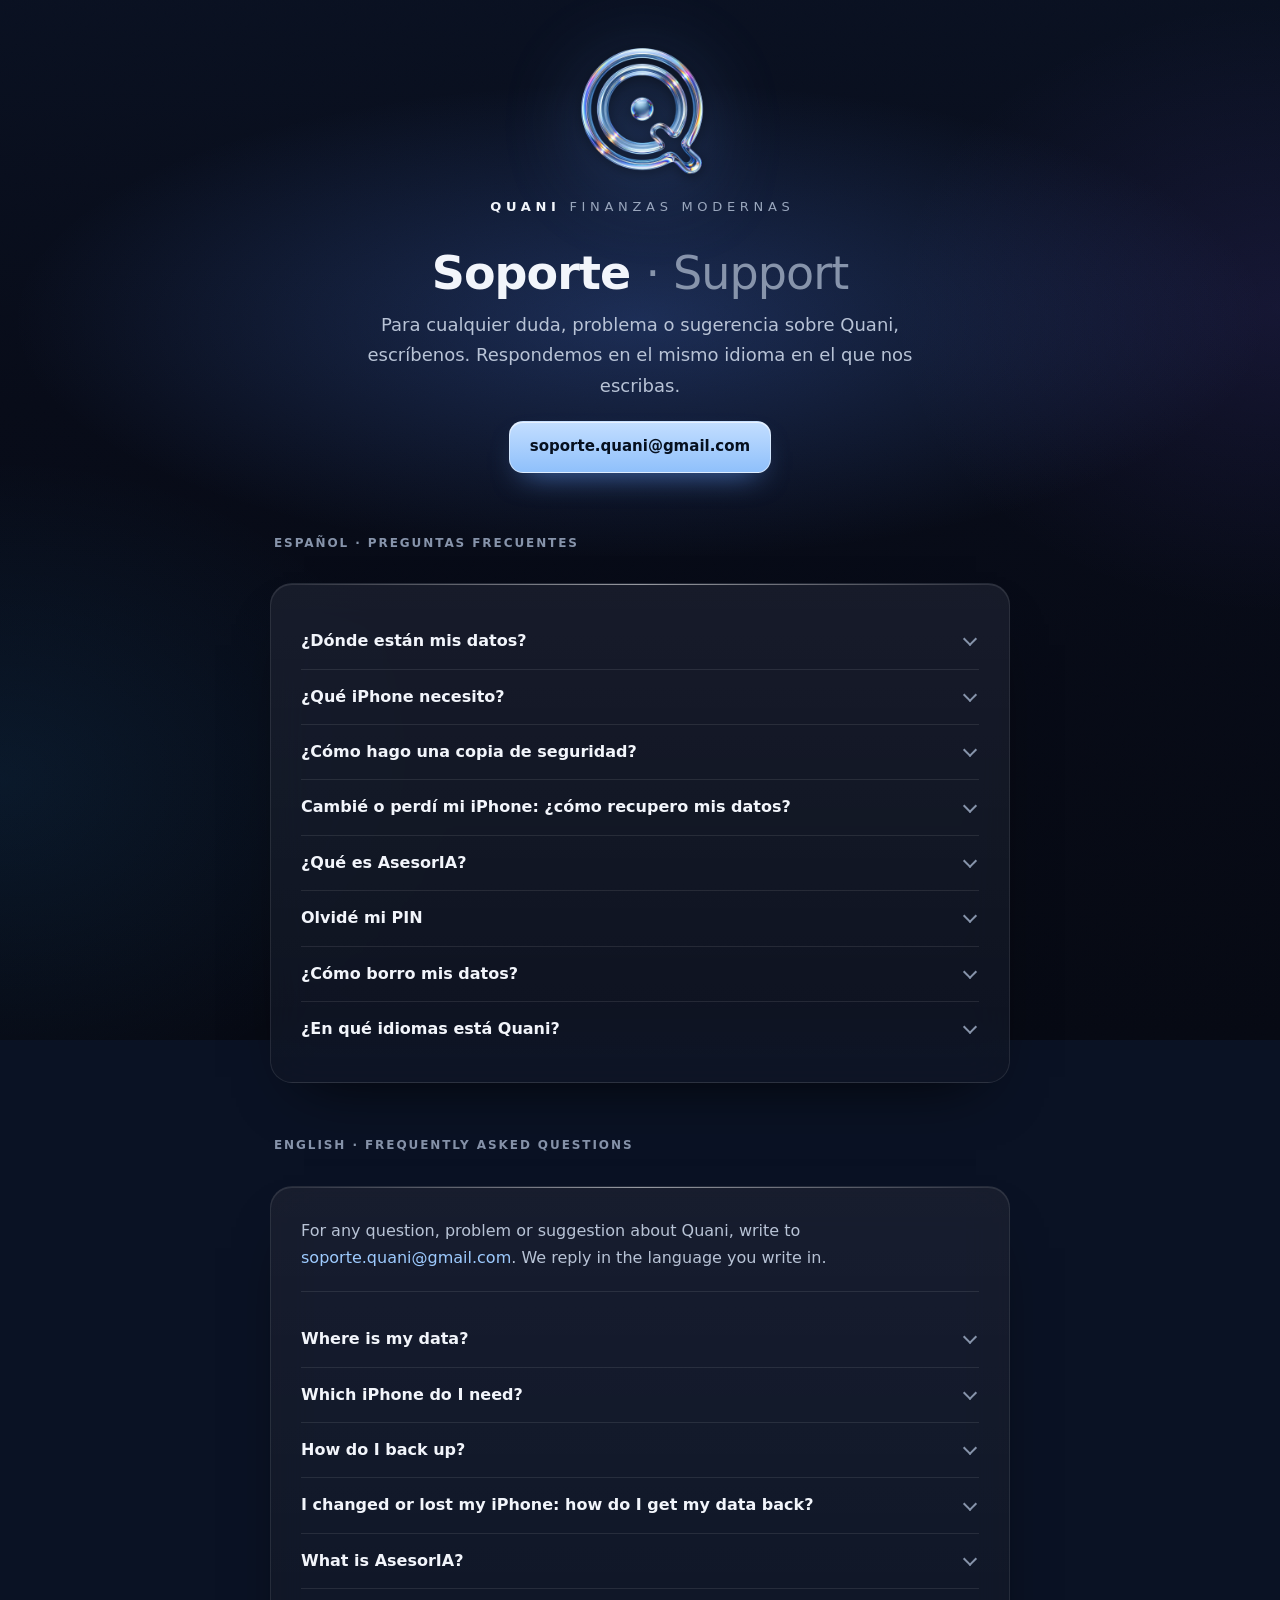
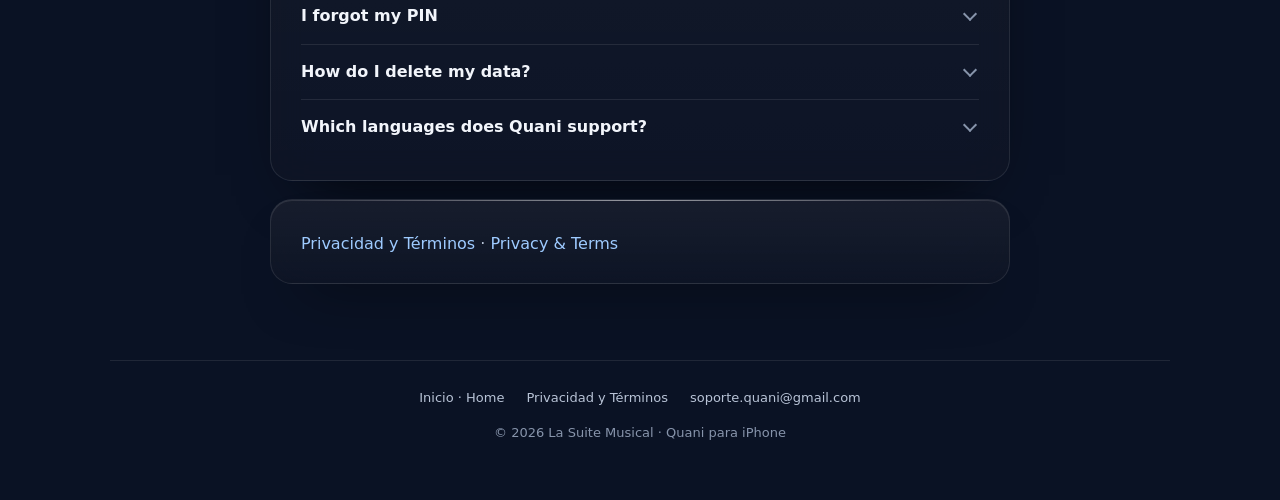
<file: soporte.html>
<!DOCTYPE html>
<html lang="es">
<head>
<meta charset="utf-8">
<meta name="viewport" content="width=device-width, initial-scale=1, viewport-fit=cover">
<title>Quani · Soporte · Support</title>
<meta name="description" content="Soporte de Quani · Finanzas Modernas. Support for Quani · Finanzas Modernas.">
<meta name="robots" content="index, follow">
<meta name="theme-color" content="#0a1224">
<meta name="color-scheme" content="dark">
<link rel="canonical" href="https://lasuitemusicalrm-ui.github.io/quani-legal/soporte.html">
<link rel="icon" type="image/png" href="assets/favicon.png">
<link rel="apple-touch-icon" href="assets/apple-touch-icon.png">
<meta property="og:title" content="Quani · Soporte · Support">
<meta property="og:description" content="Soporte de Quani · Finanzas Modernas. Support for Quani · Finanzas Modernas.">
<meta property="og:type" content="website">
<meta property="og:image" content="https://lasuitemusicalrm-ui.github.io/quani-legal/assets/quani-logo.png">
<link rel="stylesheet" href="assets/style.css?v=3">
</head>
<body>
<div class="backdrop" aria-hidden="true"></div>
<main class="page narrow">
<header class="brand">
<a href="index.html" aria-label="Quani · Finanzas Modernas"><picture><source srcset="assets/quani-logo.webp" type="image/webp"><img class="mark" src="assets/quani-logo.png" width="640" height="640" alt="Quani"></picture></a>
<p class="wordmark"><b>Quani</b> <span>Finanzas Modernas</span></p>
</header>
<div class="hero">
<h1>Soporte <span style="color:var(--ink-3);font-weight:450">· Support</span></h1>
<p class="lead">Para cualquier duda, problema o sugerencia sobre Quani, escríbenos. Respondemos en el mismo idioma en el que nos escribas.</p>
<p style="margin-top:20px"><a class="btn" href="mailto:soporte.quani@gmail.com">soporte.quani@gmail.com</a></p>
</div>
<div class="stack">
<p class="langhead" id="es" lang="es">Español · Preguntas frecuentes</p>
<section class="card" lang="es"><details><summary>¿Dónde están mis datos?</summary><div><p>Solo en tu iPhone, en una base de datos por perfil. Quani no tiene servidor propio ni cuentas de usuario; el nombre que escribes al empezar solo da nombre a tu perfil dentro del teléfono.</p></div></details><details><summary>¿Qué iPhone necesito?</summary><div><p>Quani funciona en iPhone con iOS 17 o posterior. AsesorIA y la lectura de tickets tienen requisitos adicionales (ver más abajo).</p></div></details><details><summary>¿Cómo hago una copia de seguridad?</summary><div><p>En <strong>Más → Copias de seguridad</strong> (Opciones avanzadas) puedes exportar un archivo .quani, cifrado, con todo tu perfil (fotos incluidas); solo Quani puede abrirlo. Los informes en PDF o Excel están en <strong>Informes</strong> (Premium). Quani también guarda sola una copia al día dentro de la app (sin fotos). Para volver a una copia anterior o importar un archivo, toca <strong>«Restaurar»</strong> en esa misma pantalla.</p></div></details><details><summary>Cambié o perdí mi iPhone: ¿cómo recupero mis datos?</summary><div><p>Si activaste <strong>«Guardar mis perfiles en iCloud»</strong> (Más → Copias de seguridad), instala Quani en el nuevo iPhone con el mismo Apple ID y elige <strong>«Recuperar desde iCloud»</strong> al empezar. Si ya creaste un perfil, también puedes traer cualquier otro desde Más → Copias de seguridad → <strong>«Recuperar perfiles de iCloud»</strong>. La copia vive en el espacio privado de tu iCloud y solo sube lo que cambió, así que se mantiene al día sin gastar datos de más. Si no la activaste, importa un archivo exportado con Más → Copias de seguridad → «Restaurar» → «Desde un archivo».</p><p>Quani no tiene servidores, así que no puede recuperar datos de los que no existe una copia tuya.</p></div></details><details><summary>¿Qué es AsesorIA?</summary><div><p>Una conversación opcional con el modelo de Apple Intelligence, que se ejecuta en tu iPhone. Requiere iPhone 15 Pro o posterior, iOS 26 o posterior y Apple Intelligence activado. La lectura automática de tickets usa Apple Vision en cualquier iPhone con iOS 17 o posterior; AsesorIA requiere además iPhone 15 Pro o posterior, iOS 26 o posterior y Apple Intelligence activado. El Asesor normal funciona en todos los iPhone y sin conexión.</p></div></details><details><summary>Olvidé mi PIN</summary><div><p>Quani no recibe tu PIN, así que nadie puede recuperarlo por ti. Tras varios intentos fallidos la app te hace esperar unos minutos, pero nunca te bloquea para siempre. Si activaste Face ID, puedes desbloquear con él. Si no puedes entrar, escríbenos y te indicamos las opciones.</p></div></details><details><summary>¿Cómo borro mis datos?</summary><div><p>En <strong>Más → Perfiles</strong> puedes borrar un perfil (si tenía copia en iCloud, esa copia también se borra). Al desinstalar Quani se elimina todo lo guardado en el teléfono; los archivos que hayas exportado y tu iCloud no se tocan.</p></div></details><details><summary>¿En qué idiomas está Quani?</summary><div><p>Español, inglés, portugués, francés, alemán, italiano, chino simplificado y japonés. El español es el idioma de referencia; los demás están en versión Beta, en revisión por hablantes nativos.</p></div></details></section>
<p class="langhead" id="en" lang="en">English · Frequently asked questions</p>
<section class="card" lang="en"><p>For any question, problem or suggestion about Quani, write to <a href="mailto:soporte.quani@gmail.com">soporte.quani@gmail.com</a>. We reply in the language you write in.</p><hr><details><summary>Where is my data?</summary><div><p>Only on your iPhone, in one database per profile. Quani has no server of its own and no user accounts; the name you type at the start only names your profile inside the phone.</p></div></details><details><summary>Which iPhone do I need?</summary><div><p>Quani runs on iPhone with iOS 17 or later. AsesorIA and receipt reading have extra requirements (see below).</p></div></details><details><summary>How do I back up?</summary><div><p>In <strong>More → Backups</strong> (Advanced options) you can export an encrypted .quani file with your whole profile (photos included); only Quani can open it. PDF and Excel reports are in <strong>Reports</strong> (Premium). Quani also keeps one copy a day inside the app (without photos). To go back to an earlier copy or import a file, tap <strong>“Restore”</strong> on that same screen.</p></div></details><details><summary>I changed or lost my iPhone: how do I get my data back?</summary><div><p>If you turned on <strong>“Save my profiles to iCloud”</strong> (More → Backups), install Quani on the new iPhone with the same Apple ID and choose <strong>“Recover from iCloud”</strong> at the start. If you already created a profile, you can also bring over any other one from More → Backups → <strong>“Recover profiles from iCloud”</strong>. The copy lives in the private space of your iCloud and only uploads what changed, so it stays up to date without using extra data. If you did not, import a file you exported with More → Backups → “Restore” → “From a file”.</p><p>Quani has no servers, so it cannot recover data for which you have no copy.</p></div></details><details><summary>What is AsesorIA?</summary><div><p>An optional conversation with Apple Intelligence's model, which runs on your iPhone. It requires iPhone 15 Pro or later, iOS 26 or later and Apple Intelligence turned on. Automatic receipt reading uses Apple Vision on any iPhone with iOS 17 or later; AsesorIA also requires iPhone 15 Pro or later, iOS 26 or later and Apple Intelligence turned on. The regular Advisor works on every iPhone, offline.</p></div></details><details><summary>I forgot my PIN</summary><div><p>Quani does not receive your PIN, so nobody can recover it for you. After several wrong attempts the app makes you wait a few minutes, but it never locks you out for good. If you turned on Face ID, you can unlock with it. If you cannot get in, write to us and we will explain the options.</p></div></details><details><summary>How do I delete my data?</summary><div><p>In <strong>More → Profiles</strong> you can delete a profile (if it had an iCloud copy, that copy is deleted too). Uninstalling Quani removes everything stored on the phone; files you exported and your iCloud are not touched.</p></div></details><details><summary>Which languages does Quani support?</summary><div><p>Spanish, English, Portuguese, French, German, Italian, Simplified Chinese and Japanese. Spanish is the reference language; the others are Beta versions under review by native speakers.</p></div></details></section>
<section class="card"><p><a href="privacidad-y-terminos.html">Privacidad y Términos</a> · <a href="privacidad-y-terminos.en.html">Privacy &amp; Terms</a></p></section>
</div>
</main>
<footer>
<nav><a href="index.html">Inicio · Home</a><a href="privacidad-y-terminos.html">Privacidad y Términos</a><a href="mailto:soporte.quani@gmail.com">soporte.quani@gmail.com</a></nav>
<p>© 2026 La Suite Musical · Quani para iPhone</p>
</footer>
</body>
</html>
</file>
<file: assets/style.css>
/* Quani · sitio legal. Cristal líquido sobre fondo oscuro sólido.
   Sin fuentes ni scripts externos: esta página promete no rastrear y no carga nada de terceros. */
:root {
  color-scheme: dark;
  --bg: #0a1224;       /* = tono de arriba del fondo: la barra de estado y el borde inferior de Safari lo toman */
  --ink: #f2f5fb;
  --ink-2: #b8c3d6;
  --ink-3: #8794ab;
  --line: rgba(255, 255, 255, 0.09);
  --line-2: rgba(255, 255, 255, 0.17);
  --accent: #9ecbff;
  --accent-2: #b9adff;
  --accent-ink: #06101f;
  --card: rgba(13, 19, 33, 0.72);
  --card-hi: rgba(255, 255, 255, 0.05);
  --radius: 22px;
  --font: -apple-system, BlinkMacSystemFont, "SF Pro Display", "SF Pro Text", "Inter", "Segoe UI", Roboto,
    "Helvetica Neue", "Hiragino Sans", "PingFang SC", "Noto Sans CJK SC", "Noto Sans CJK JP", system-ui, sans-serif;
}

* { box-sizing: border-box; }
html { -webkit-text-size-adjust: 100%; scroll-behavior: smooth; background: var(--bg); }
@media (prefers-reduced-motion: reduce) { html { scroll-behavior: auto; } * { animation: none !important; transition: none !important; } }

body {
  margin: 0;
  min-height: 100vh;
  background: var(--bg);
  color: var(--ink-2);
  font-family: var(--font);
  font-size: 16px;
  line-height: 1.7;
  -webkit-font-smoothing: antialiased;
  text-rendering: optimizeLegibility;
  overflow-x: hidden;
}
:lang(zh), :lang(ja) { line-height: 1.85; }

/* Fondo: luz ambiente muy contenida + grano fino para que el negro se sienta material, no plano. */
.backdrop {
  /* Rebasa la pantalla por arriba y por abajo: sin franjas negras en la barra de estado ni bajo la barra de Safari. */
  position: fixed; top: -140px; bottom: -140px; left: 0; right: 0; z-index: 0; pointer-events: none;
  background:
    /* El resplandor del logo queda a unos 320 px del borde de la ventana (140 px de sobrante + 180): arriba,
       bajo la barra de estado, el fondo es del mismo azul noche liso que Safari pinta ahí, sin franja. */
    radial-gradient(ellipse 70vw 340px at 50% 460px, rgba(86, 140, 255, 0.26), transparent 70%),
    radial-gradient(42% 36% at 100% 38%, rgba(130, 100, 255, 0.11), transparent 72%),
    radial-gradient(46% 38% at 0% 78%, rgba(40, 170, 255, 0.09), transparent 72%),
    linear-gradient(180deg, #0a1224 0%, #070b18 46%, #060913 100%);
}
.backdrop::after {
  content: ""; position: absolute; inset: 0; opacity: 0.06; mix-blend-mode: overlay;
  background-image: url("data:image/svg+xml;utf8,<svg xmlns='http://www.w3.org/2000/svg' width='160' height='160'><filter id='n'><feTurbulence type='fractalNoise' baseFrequency='.9' numOctaves='2' stitchTiles='stitch'/></filter><rect width='100%' height='100%' filter='url(%23n)'/></svg>");
}

.page { position: relative; z-index: 1; max-width: 1060px; margin: 0 auto; padding: 44px 20px 40px; }
.page.narrow { max-width: 780px; }

a { color: var(--accent); text-decoration: none; text-underline-offset: 3px; }
a:hover { text-decoration: underline; }
a:focus-visible, summary:focus-visible, .btn:focus-visible { outline: 2px solid var(--accent); outline-offset: 3px; border-radius: 10px; }
strong { color: var(--ink); font-weight: 600; }

/* ---------- Marca: logo real arriba, lema en letras sueltas (sin pastilla ni caja) ---------- */
.brand { display: flex; flex-direction: column; align-items: center; text-align: center; margin: 0 0 30px; }
.brand a { display: inline-block; line-height: 0; border-radius: 28px; }
.brand a:hover { text-decoration: none; }
.mark {
  width: 132px; height: 132px; object-fit: contain;
  filter: drop-shadow(0 14px 38px rgba(96, 156, 255, 0.38)) drop-shadow(0 2px 6px rgba(0, 0, 0, 0.6));
  animation: rise 0.9s cubic-bezier(0.2, 0.7, 0.2, 1) both;
}
.brand.big .mark { width: 164px; height: 164px; }
.wordmark {
  margin: 20px 0 0; display: block; text-align: center; /* una sola frase: mismo espacio entre Quani, Finanzas y Modernas */
  font-size: 13px; letter-spacing: 0.36em; text-transform: uppercase; color: #9aa7bd;
  font-weight: 300; padding-left: 0.36em; /* compensa el espaciado final para centrar bien */
  animation: rise 0.9s 0.08s cubic-bezier(0.2, 0.7, 0.2, 1) both;
}
.wordmark b { font-weight: 600; color: var(--ink); }
@keyframes rise { from { opacity: 0; transform: translateY(8px); } to { opacity: 1; transform: none; } }

/* ---------- Título de página ---------- */
.hero { text-align: center; margin: 0 auto 26px; max-width: 720px; }
h1 {
  margin: 0 0 10px; color: var(--ink); font-weight: 650; letter-spacing: -0.02em; line-height: 1.12;
  font-size: clamp(30px, 5.4vw, 46px);
}
.hero .lead { margin: 0 auto; color: var(--ink-2); font-size: clamp(16px, 2.2vw, 18px); max-width: 600px; }
.meta { margin: 14px 0 0; display: flex; justify-content: center; flex-wrap: wrap; gap: 4px 14px; font-size: 13px; color: var(--ink-3); }
.meta span + span::before { content: ""; display: inline-block; width: 3px; height: 3px; border-radius: 50%; background: var(--ink-3); margin: 0 14px 3px 0; vertical-align: middle; opacity: 0.7; }

/* ---------- Selector de idioma (cápsula de cristal) ---------- */
.lang {
  display: flex; flex-wrap: wrap; justify-content: center; gap: 2px; width: fit-content; max-width: 100%;
  margin: 0 auto 38px; padding: 4px; border-radius: 16px;
  background: rgba(255, 255, 255, 0.045); border: 1px solid var(--line);
  box-shadow: inset 0 1px 0 rgba(255, 255, 255, 0.08);
  -webkit-backdrop-filter: blur(18px) saturate(140%); backdrop-filter: blur(18px) saturate(140%);
}
.lang a {
  padding: 7px 14px; border-radius: 12px; font-size: 13px; font-weight: 550; color: var(--ink-3);
  transition: background 0.2s, color 0.2s;
}
.lang a:hover { color: var(--ink); text-decoration: none; background: rgba(255, 255, 255, 0.06); }
.lang a[aria-current="page"] {
  color: var(--ink); background: rgba(255, 255, 255, 0.12);
  box-shadow: inset 0 0 0 1px rgba(255, 255, 255, 0.14), 0 6px 16px -8px rgba(0, 0, 0, 0.8);
}

/* ---------- Superficies de cristal ---------- */
.glass, .card, .tile, .toc {
  position: relative; border-radius: var(--radius);
  background: linear-gradient(180deg, var(--card-hi), rgba(255, 255, 255, 0.012)), var(--card);
  border: 1px solid var(--line);
  box-shadow: inset 0 1px 0 rgba(255, 255, 255, 0.10), 0 28px 60px -34px rgba(0, 0, 0, 0.9);
  -webkit-backdrop-filter: blur(22px) saturate(150%); backdrop-filter: blur(22px) saturate(150%);
}
/* Filo de luz en el borde superior: lo que da la sensación de vidrio grueso. */
.card::before, .tile::before, .toc::before, .glass::before {
  content: ""; position: absolute; left: 22px; right: 22px; top: 0; height: 1px; pointer-events: none;
  background: linear-gradient(90deg, transparent, rgba(255, 255, 255, 0.5), transparent);
}

/* ---------- Resumen ---------- */
.summary { display: grid; gap: 14px; grid-template-columns: repeat(auto-fit, minmax(230px, 1fr)); margin: 0 0 34px; }
.tile { padding: 22px 22px 20px; }
.tile svg { width: 26px; height: 26px; stroke: var(--accent); fill: none; stroke-width: 1.6; stroke-linecap: round; stroke-linejoin: round; margin-bottom: 14px; }
.tile h2 { margin: 0 0 6px; font-size: 16px; font-weight: 620; color: var(--ink); letter-spacing: -0.005em; line-height: 1.3; }
.tile p { margin: 0; font-size: 14px; line-height: 1.6; color: var(--ink-3); }

/* ---------- Disposición: índice + contenido ---------- */
.layout { display: grid; gap: 22px; }
@media (min-width: 960px) {
  .layout { grid-template-columns: 236px minmax(0, 1fr); gap: 36px; align-items: start; }
  .toc { position: sticky; top: 28px; }
}
.toc { padding: 20px 18px 16px; }
.toc h2 { margin: 0 0 10px 8px; font-size: 11.5px; letter-spacing: 0.16em; text-transform: uppercase; color: var(--ink-3); font-weight: 600; }
.toc ol { list-style: none; margin: 0; padding: 0; counter-reset: s; }
.toc li { counter-increment: s; }
.toc a {
  display: flex; gap: 10px; align-items: baseline; padding: 8px 10px; border-radius: 12px;
  color: var(--ink-2); font-size: 14px; line-height: 1.4; transition: background 0.2s, color 0.2s;
}
.toc a::before { content: counter(s, decimal-leading-zero); font-variant-numeric: tabular-nums; font-size: 12px; color: var(--ink-3); }
.toc a:hover { background: rgba(255, 255, 255, 0.06); text-decoration: none; color: var(--ink); }
.toc a.on { background: rgba(158, 203, 255, 0.12); color: var(--ink); }
.toc a.on::before { color: var(--accent); }

/* ---------- Secciones ---------- */
.stack { display: grid; gap: 18px; min-width: 0; }
.card { padding: 30px 30px 26px; scroll-margin-top: 24px; }
@media (max-width: 560px) { .card { padding: 24px 20px 20px; } .page { padding-top: 32px; } }
.card .num { display: block; font-size: 12px; letter-spacing: 0.16em; font-variant-numeric: tabular-nums; color: var(--accent); font-weight: 600; margin-bottom: 8px; }
.card h2 { margin: 0 0 14px; font-size: clamp(20px, 3vw, 24px); line-height: 1.25; color: var(--ink); font-weight: 640; letter-spacing: -0.015em; }
.card h3 { margin: 24px 0 8px; font-size: 15.5px; color: var(--ink); font-weight: 620; }
.card p { margin: 0 0 12px; }
.card p:last-child { margin-bottom: 0; }
.card ul { list-style: none; margin: 10px 0 4px; padding: 0; }
.card li { position: relative; padding-left: 22px; margin: 0 0 10px; }
.card li::before { content: ""; position: absolute; left: 3px; top: 0.72em; width: 6px; height: 6px; border-radius: 50%; background: var(--accent); opacity: 0.9; }
.card hr { border: 0; height: 1px; background: var(--line); margin: 20px 0; }

/* Datos en rejilla dentro de una sección */
.facts { display: grid; gap: 12px; grid-template-columns: repeat(auto-fit, minmax(240px, 1fr)); margin: 18px 0 4px; }
.fact { padding: 16px 18px; border-radius: 16px; background: rgba(255, 255, 255, 0.035); border: 1px solid var(--line); }
.fact b { display: block; color: var(--ink); font-size: 14.5px; font-weight: 620; margin-bottom: 4px; }
.fact span { font-size: 14px; color: var(--ink-3); line-height: 1.6; display: block; }

/* Aviso: filete de color, sin recuadros chillones */
.note { margin: 18px 0 2px; padding: 14px 18px; border-radius: 14px; background: rgba(158, 203, 255, 0.06); border: 1px solid rgba(158, 203, 255, 0.18); border-left: 3px solid var(--accent); font-size: 14.5px; }

/* Servicios de red: filas ordenadas */
.rows { margin: 16px 0 6px; border: 1px solid var(--line); border-radius: 16px; overflow: hidden; background: rgba(255, 255, 255, 0.025); }
.row { padding: 16px 18px; }
.row + .row { border-top: 1px solid var(--line); }
.row h3 { margin: 0 0 2px; font-size: 15px; }
.row .when { display: inline-block; margin: 0 0 6px; font-size: 12.5px; color: var(--accent); letter-spacing: 0.01em; }
.row p { margin: 0; font-size: 14.5px; color: var(--ink-2); }

/* Botón */
.btn {
  display: inline-flex; align-items: center; gap: 10px; padding: 12px 20px; border-radius: 14px; font-weight: 600; font-size: 15px;
  color: var(--accent-ink); background: linear-gradient(180deg, #c3deff, #8fc0fb); border: 1px solid rgba(255, 255, 255, 0.5);
  box-shadow: 0 14px 30px -14px rgba(100, 160, 255, 0.7), inset 0 1px 0 rgba(255, 255, 255, 0.6);
  transition: transform 0.15s, box-shadow 0.2s;
}
.btn:hover { text-decoration: none; transform: translateY(-1px); }
.btn.ghost { color: var(--ink); background: rgba(255, 255, 255, 0.07); border-color: var(--line-2); box-shadow: inset 0 1px 0 rgba(255, 255, 255, 0.1); }

/* Portada */
.cards2 { display: grid; gap: 16px; grid-template-columns: repeat(auto-fit, minmax(290px, 1fr)); margin: 0 0 18px; }
.cards2 .card { display: flex; flex-direction: column; }
.cards2 .card .actions { margin-top: auto; padding-top: 18px; }
.chips { display: flex; flex-wrap: wrap; gap: 8px; margin-top: 4px; }
.chips a { padding: 7px 14px; border-radius: 12px; font-size: 13.5px; color: var(--ink-2); background: rgba(255, 255, 255, 0.05); border: 1px solid var(--line); transition: background 0.2s, color 0.2s; }
.chips a:hover { background: rgba(255, 255, 255, 0.1); color: var(--ink); text-decoration: none; }
.trust { display: flex; flex-wrap: wrap; justify-content: center; gap: 8px 28px; margin: 6px 0 0; color: var(--ink-3); font-size: 13.5px; }
.trust span { display: inline-flex; align-items: center; gap: 8px; }
.trust span::before { content: ""; width: 5px; height: 5px; border-radius: 50%; background: var(--accent); }

/* Soporte: preguntas desplegables */
details { border-top: 1px solid var(--line); }
details:first-of-type { border-top: 0; }
summary { cursor: pointer; list-style: none; padding: 16px 30px 16px 0; position: relative; color: var(--ink); font-weight: 600; font-size: 16px; line-height: 1.4; }
summary::-webkit-details-marker { display: none; }
summary::after { content: ""; position: absolute; right: 4px; top: 50%; width: 8px; height: 8px; border-right: 2px solid var(--ink-3); border-bottom: 2px solid var(--ink-3); transform: translateY(-70%) rotate(45deg); transition: transform 0.2s; }
details[open] summary::after { transform: translateY(-30%) rotate(-135deg); }
details > div { padding: 0 0 18px; color: var(--ink-2); }
details > div p { margin: 0 0 10px; }
.langhead { margin: 34px 4px 12px; font-size: 12px; letter-spacing: 0.16em; text-transform: uppercase; color: var(--ink-3); font-weight: 600; }

/* Pie */
footer { position: relative; z-index: 1; max-width: 1060px; margin: 36px auto 0; padding: 26px 20px 56px; border-top: 1px solid var(--line); text-align: center; color: var(--ink-3); font-size: 13px; }
footer nav { display: flex; flex-wrap: wrap; justify-content: center; gap: 6px 22px; margin: 0 0 12px; }
footer nav a { color: var(--ink-2); }
footer p { margin: 0; }

@media (max-width: 560px) {
  .mark { width: 108px; height: 108px; }
  .brand.big .mark { width: 136px; height: 136px; }
  .meta { flex-direction: column; align-items: center; gap: 2px; }
  .meta span + span::before { display: none; }
  .lang { display: grid; grid-template-columns: repeat(4, 1fr); width: 100%; }
  .lang a { text-align: center; padding: 8px 2px; }
  .summary { grid-template-columns: 1fr; gap: 10px; }
  .tile { display: grid; grid-template-columns: 30px 1fr; column-gap: 14px; padding: 16px 18px; }
  .tile svg { grid-row: 1 / span 2; margin: 2px 0 0; }
  .tile h2 { margin-bottom: 2px; }
  .wordmark { font-size: 11px; letter-spacing: 0.3em; }
}
@media print {
  .backdrop, .toc, .lang { display: none; }
  body { background: #fff; color: #111; }
  .card, .tile { background: none; box-shadow: none; border-color: #ccc; }
  h1, .card h2, .card h3, strong { color: #000; }
}
</file>
